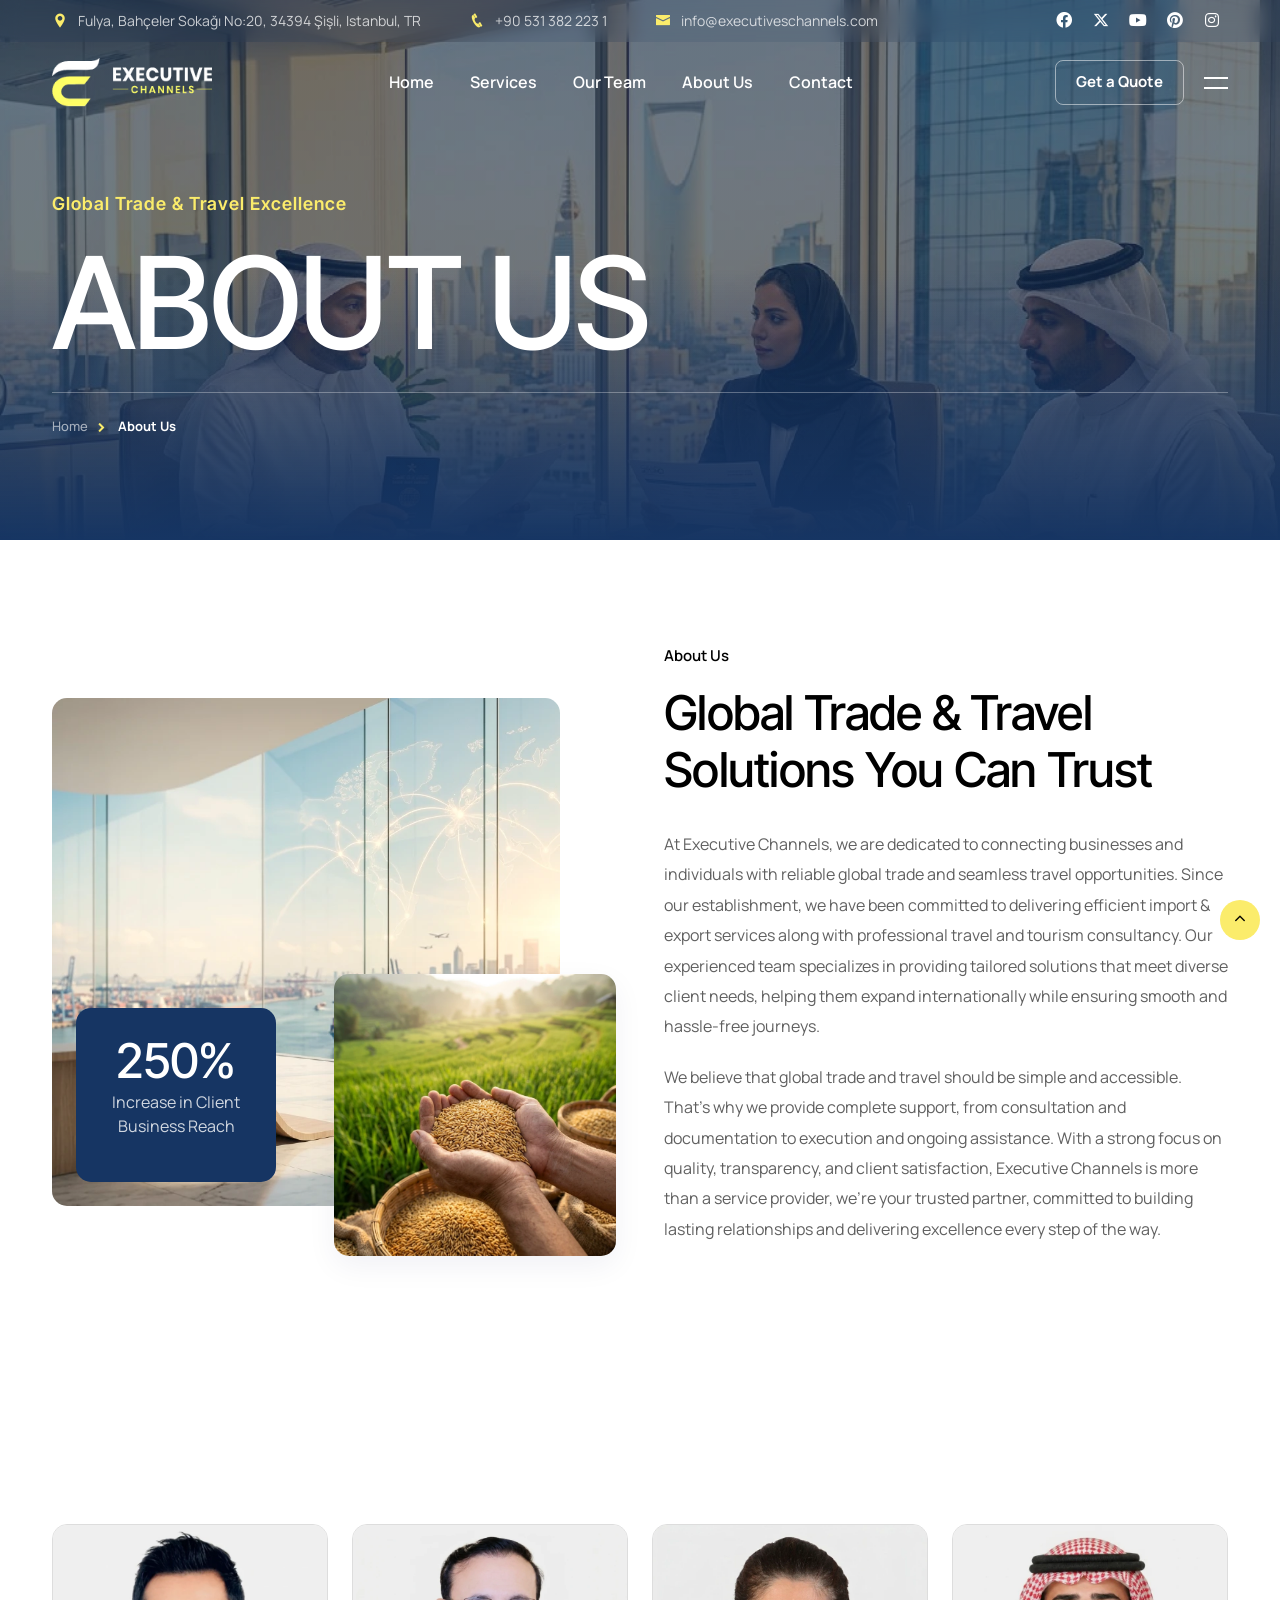
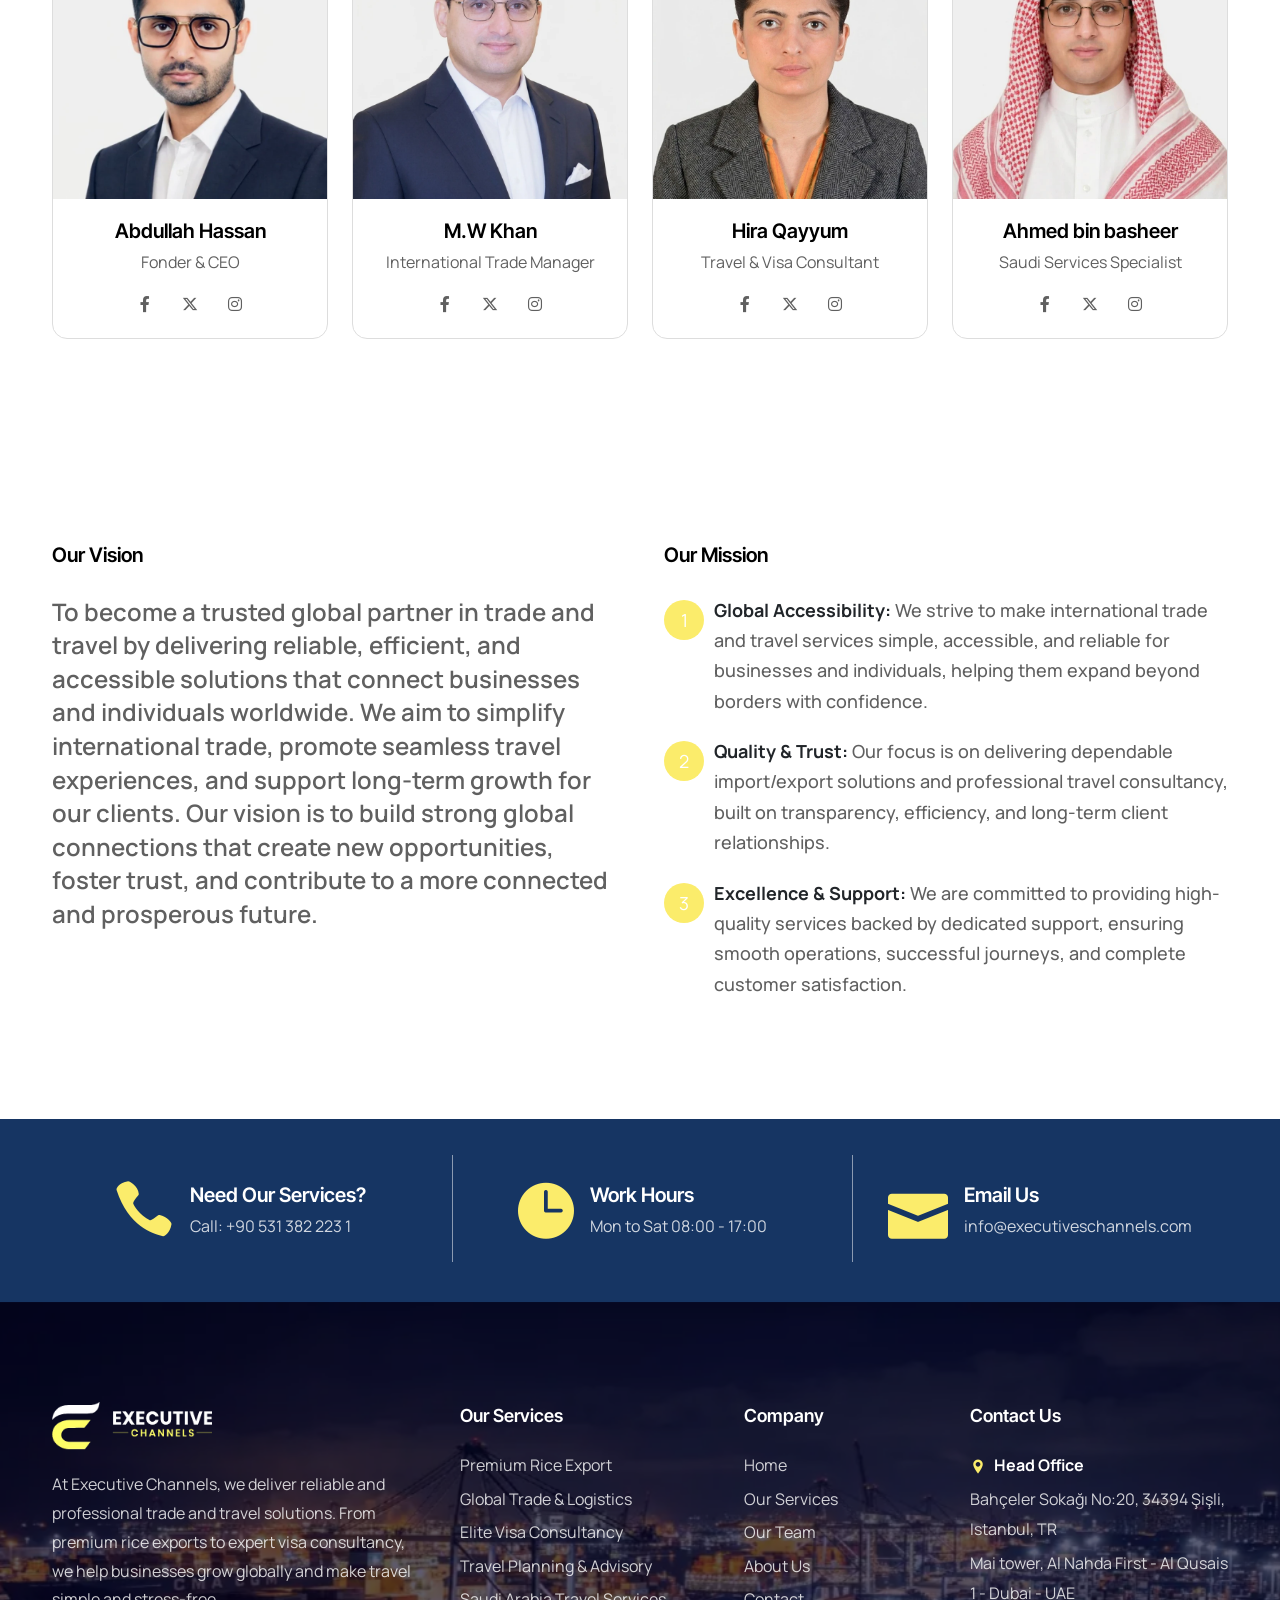
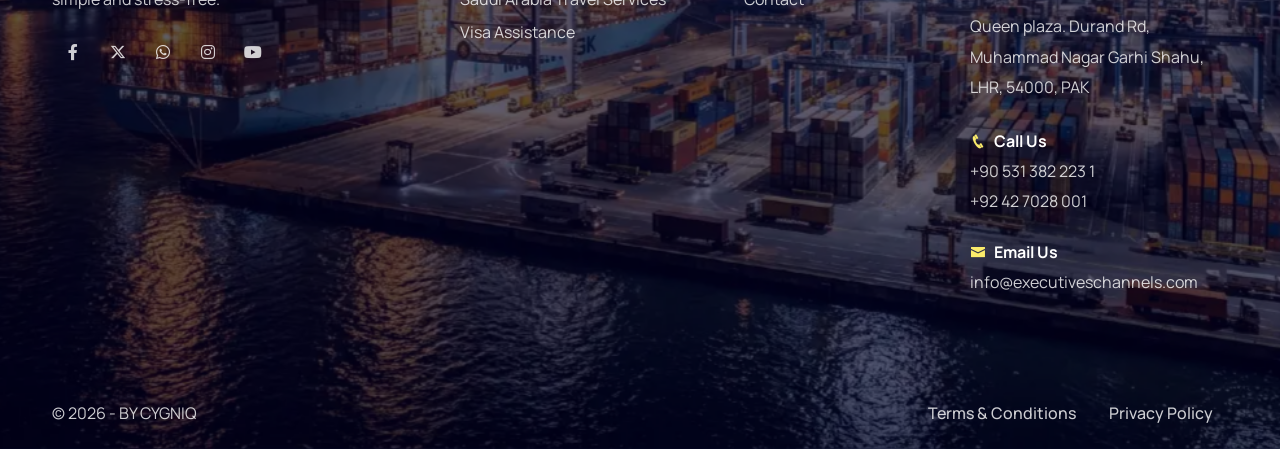
<file: about.html>
<!DOCTYPE html>
<html lang="en">



<head>
    <title>Executive Channels – Connecting Trade & Travel</title>
    <link rel="icon" href="images/icon.webp" type="image/gif" sizes="16x16">
    <meta content="text/html;charset=utf-8" http-equiv="Content-Type">
    <meta content="width=device-width, initial-scale=1.0" name="viewport" >
    <meta content="Executive Channels – Connecting Trade & Travel" name="description">
    <meta content="" name="keywords" >
    <meta content="" name="author" >
    <!-- CSS Files
    ================================================== -->
    <link href="css/bootstrap.min.css" rel="stylesheet" type="text/css" id="bootstrap">
    <link href="css/plugins.css" rel="stylesheet" type="text/css" >
    <link href="css/swiper.css" rel="stylesheet" type="text/css" >
    <link href="css/style.css" rel="stylesheet" type="text/css" >
    <!-- color scheme -->
    <link id="colors" href="css/colors/scheme-1.css" rel="stylesheet" type="text/css" >

</head>

<body>
    <div id="wrapper">
        <a href="#" id="back-to-top"></a>

        <!-- preloader begin -->
        <div id="de-loader"></div>
        <!-- preloader end -->

         <!-- header begin -->
        <header class="transparent">
            <div id="topbar">
                <div class="container">
                    <div class="row">
                        <div class="col-lg-12">
                            <div class="d-flex justify-content-between xs-hide">
                                <div class="d-flex">
                                    <div class="topbar-widget me-5"><a href="#"><i class="icofont-location-pin"></i>Fulya, Bahçeler Sokağı No:20, 34394 Şişli, Istanbul, TR</a></div>
                                    <div class="topbar-widget me-5"><a href="#"><i class="icofont-phone"></i>+90 531 382 223 1</a></div>
                                    <div class="topbar-widget me-5"><a href="#"><i class="icofont-envelope"></i>info@executiveschannels.com</a></div>
                                </div>

                                <div class="d-flex">
                                    <div class="social-icons">
                                        <a href="#"><i class="fa-brands fa-facebook fa-lg"></i></a>
                                        <a href="#"><i class="fa-brands fa-x-twitter fa-lg"></i></a>
                                        <a href="#"><i class="fa-brands fa-youtube fa-lg"></i></a>
                                        <a href="#"><i class="fa-brands fa-pinterest fa-lg"></i></a>
                                        <a href="#"><i class="fa-brands fa-instagram fa-lg"></i></a>
                                    </div>
                                </div>
                            </div>
                        </div>
                    </div>
                    <div class="clearfix"></div>
                </div>
            </div>

            <div class="container">
                <div class="row">
                    <div class="col-md-12">
                        <div class="de-flex sm-pt10">
                            <div class="de-flex-col">
                                <!-- logo begin -->
                                <div id="logo">
                                    <a href="/">
                                        <img class="logo-main" src="images/logo-white.webp" alt="" >
                                        <img class="logo-mobile" src="images/logo-white.webp" alt="" >
                                    </a>
                                </div>
                                <!-- logo end -->
                            </div>
                            <div class="de-flex-col header-col-mid">
                                <!-- mainemenu begin -->
                                <ul id="mainmenu">
                                    <li><a class="menu-item" href="/">Home</a></li>
                                    <li><a class="menu-item" href="services.html">Services</a></li>
                                    <!-- <li><a class="menu-item" href="testimonials.html">Testimonials</a></li> -->
                                    <li><a class="menu-item" href="team.html">Our Team</a></li>
                                    <li><a class="menu-item" href="about.html">About Us</a></li>
                                    <li><a class="menu-item" href="contact.html">Contact</a></li>
                                </ul>
                                <!-- mainmenu end -->
                            </div>
                            <div class="de-flex-col">
                                <div class="menu_side_area">
                                    <a href="get-a-quote.html" class="btn-main btn-line fx-slide hover-white"><span>Get a Quote</span></a>
                                    <span id="menu-btn"></span>
                                </div>

                                <div id="btn-extra">
                                    <span></span>
                                    <span></span>
                                </div>
                            </div>
                        </div>
                    </div>
                </div>
            </div>
        </header>
        <!-- header end -->
        <!-- content begin -->
        <div class="no-bottom no-top" id="content">

            <div id="top"></div>

            <section id="subheader" class="bg-dark text-light relative jarallax">
                <img src="images/background/3.webp" class="jarallax-img" alt="">
                <div class="container relative z-2">
                    <div class="row gy-4 gx-5 align-items-center">
                        <div class="col-lg-12">
                            <div class="spacer-double sm-hide"></div>
                            <h5 class="wow fadeInUp">Global Trade & Travel Excellence</h5>
                            <h1 class="mb-3 wow fadeInUp" data-wow-delay=".2s">About Us</h1>
                            <div class="border-bottom mb-3"></div>
                            <ul class="crumb wow fadeInUp">
                                <li><a href="/">Home</a></li>
                                <li class="active">About Us</li>
                            </ul>   
                        </div>
                    </div>
                </div>

                <div class="gradient-edge-bottom h-50"></div>
                <div class="sw-overlay"></div>
            </section>
             
            <section>
                <div class="container">
                    <div class="row gy-4 gx-5 align-items-center">
                        <div class="col-lg-6">
                            <div class="relative">
                                <div class="bg-dark text-light text-center rounded-1 abs w-200px p-4 m-4 bottom-0 z-3 overflow-hidden wow zoomIn">
                                    <h2 class="mb-0">250%</h2>
                                    <p class="lh-1-5">Increase in Client Business Reach</p>
                                </div>
                                <div class="rounded-1 w-90 overflow-hidden wow zoomIn">
                                    <img src="images/misc/s6.webp" class="w-100 wow scaleIn" alt="">
                                </div>
                                <div class="rounded-1 w-50 abs mb-min-50 end-0 bottom-0 z-2 overflow-hidden shadow-soft wow zoomIn" data-wow-delay=".2s">
                                    <img src="images/misc/s4.webp" class="w-100 wow scaleIn" data-wow-delay=".2s" alt="">
                                </div>
                            </div>
                        </div>
                        <div class="col-lg-6">
                            <div class="subtitle s2 mb-3 wow fadeInUp" data-wow-delay=".0s">About Us</div>
                            <h2 class="wow fadeInUp" data-wow-delay=".2s">Global Trade & Travel Solutions You Can Trust</h2>
                            <p>At Executive Channels, we are dedicated to connecting businesses and individuals with reliable global trade and
                                seamless travel opportunities. Since our establishment, we have been committed to delivering efficient import &
                                export services along with professional travel and tourism consultancy. Our experienced team specializes in
                                providing tailored solutions that meet diverse client needs, helping them expand internationally while ensuring
                                smooth and hassle-free journeys.</p>

                            <p>We believe that global trade and travel should be simple and accessible. That’s why we provide complete support, from
                                consultation and documentation to execution and ongoing assistance. With a strong focus on quality, transparency,
                                and client satisfaction, Executive Channels is more than a service provider, we’re your trusted partner, committed
                                to building lasting relationships and delivering excellence every step of the way.</p>

                        </div>
                        
                    </div>

                </div>

                <div class="spacer-double"></div>

            </section>

            <section>
                <div class="container">
                    
                    <div class="row g-4">
                        <div class="col-lg-3">
                            <div class="bg-white relative border-gray rounded-1 overflow-hidden">
                                <img src="images/team/1.webp" class="w-100" alt="">
                                <div class="p-3 text-center">
                                    <h4 class="mb-0">Abdullah Hassan</h4>
                                    <p class="mb-2">Fonder & CEO</p>
                                    <div class="social-icons">
                                        <a href="#"><i class="bg-hover-2 text-hover-white fa-brands fa-facebook-f"></i></a>
                                        <a href="#"><i class="bg-hover-2 text-hover-white fa-brands fa-x-twitter"></i></a>
                                        <a href="#"><i class="bg-hover-2 text-hover-white fa-brands fa-instagram"></i></a>
                                    </div>
                                </div>
                            </div>
                        </div>

                        <div class="col-lg-3">
                            <div class="bg-white relative border-gray rounded-1 overflow-hidden">
                                <img src="images/team/2.webp" class="w-100" alt="">
                                <div class="p-3 text-center">
                                    <h4 class="mb-0">M.W Khan</h4>
                                    <p class="mb-2">International Trade Manager</p>
                                    <div class="social-icons">
                                        <a href="#"><i class="bg-hover-2 text-hover-white fa-brands fa-facebook-f"></i></a>
                                        <a href="#"><i class="bg-hover-2 text-hover-white fa-brands fa-x-twitter"></i></a>
                                        <a href="#"><i class="bg-hover-2 text-hover-white fa-brands fa-instagram"></i></a>
                                    </div>
                                </div>
                            </div>
                        </div>

                        <div class="col-lg-3">
                            <div class="bg-white relative border-gray rounded-1 overflow-hidden">
                                <img src="images/team/3.webp" class="w-100" alt="">
                                <div class="p-3 text-center">
                                    <h4 class="mb-0">Hira Qayyum</h4>
                                    <p class="mb-2">Travel & Visa Consultant</p>
                                    <div class="social-icons">
                                        <a href="#"><i class="bg-hover-2 text-hover-white fa-brands fa-facebook-f"></i></a>
                                        <a href="#"><i class="bg-hover-2 text-hover-white fa-brands fa-x-twitter"></i></a>
                                        <a href="#"><i class="bg-hover-2 text-hover-white fa-brands fa-instagram"></i></a>
                                    </div>
                                </div>
                            </div>
                        </div>

                        <div class="col-lg-3">
                            <div class="bg-white relative border-gray rounded-1 overflow-hidden">
                                <img src="images/team/4.webp" class="w-100" alt="">
                                <div class="p-3 text-center">
                                    <h4 class="mb-0">Ahmed bin basheer</h4>
                                    <p class="mb-2">Saudi Services Specialist</p>
                                    <div class="social-icons">
                                        <a href="#"><i class="bg-hover-2 text-hover-white fa-brands fa-facebook-f"></i></a>
                                        <a href="#"><i class="bg-hover-2 text-hover-white fa-brands fa-x-twitter"></i></a>
                                        <a href="#"><i class="bg-hover-2 text-hover-white fa-brands fa-instagram"></i></a>
                                    </div>
                                </div>
                            </div>
                        </div>
                    </div>

                </div>
            </section>
             
            <section class="relative jarallax overflow-hidden">
                <!-- <img src="images/background/gradient-2.html" class="jarallax-img" alt=""> -->
                <div class="container">
                    <div class="row g-4 gx-5">

                        <div class="col-lg-6">
                            <h4 class="mb-4 wow fadeInRight">Our Vision</h4>
                            <p class="fs-24 fw-600 lh-1-4 wow fadeInUp">
                                To become a trusted global partner in trade and travel by delivering reliable, efficient, and accessible solutions that
                                connect businesses and individuals worldwide. We aim to simplify international trade, promote seamless travel
                                experiences, and support long-term growth for our clients. Our vision is to build strong global connections that create
                                new opportunities, foster trust, and contribute to a more connected and prosperous future.
                            </p>
                        </div>

                        <div class="col-lg-6">
                            <h4 class="mb-4 wow fadeInRight">Our Mission</h4>
                            <ol class="ol-style-1">
                                <li class="wow fadeInUp" data-wow-delay=".2s">
                                    <span class="fw-bold text-dark">Global Accessibility:</span> We strive to make international trade and travel services
                                    simple, accessible, and reliable for businesses and individuals, helping them expand beyond borders with confidence.
                                </li>
                                <li class="wow fadeInUp" data-wow-delay=".4s">
                                    <span class="fw-bold text-dark">Quality & Trust:</span> Our focus is on delivering dependable import/export solutions
                                    and professional travel consultancy, built on transparency, efficiency, and long-term client relationships.
                                </li>
                                <li class="wow fadeInUp" data-wow-delay=".6s">
                                    <span class="fw-bold text-dark">Excellence & Support:</span> We are committed to providing high-quality services backed
                                    by dedicated support, ensuring smooth operations, successful journeys, and complete customer satisfaction.
                                </li>
                            </ol>
                        </div>
                    </div>
                </div>

                <!-- <img src="images/background/1.webp" class="w-20 absolute start-0 bottom-0 sw-anim" alt=""> -->
            </section>


            <section class="bg-dark text-light pt-60 pb-40">
                <div class="container">
                    <div class="row">
                        <div class="col-lg-12">
                            <div class="relative">
                                <div class="row g-4 grid-divider sm-hide">
                                    <div class="col-lg-4 col-md-6 mb-sm-30">
                                        <div class="d-flex justify-content-center">
                                            <i class="fs-60 id-color icon_phone"></i>
                                            <div class="ms-3">
                                                <h4 class="mb-0">Need Our Services?</h4>
                                                <p>Call: +90 531 382 223 1</p>
                                            </div>
                                        </div>
                                    </div>
                                    
                                    <div class="col-lg-4 col-md-6 mb-sm-30">
                                        <div class="d-flex justify-content-center">
                                            <i class="fs-60 id-color icon_clock"></i>
                                            <div class="ms-3">
                                                <h4 class="mb-0">Work Hours</h4>
                                                <p>Mon to Sat 08:00 - 17:00</p>
                                            </div>
                                        </div>
                                    </div>

                                    <div class="col-lg-4 col-md-6 mb-sm-30">
                                        <div class="d-flex justify-content-center">
                                            <i class="fs-60 id-color icon_mail"></i>
                                            <div class="ms-3">
                                                <h4 class="mb-0">Email Us</h4>
                                                <p>info@executiveschannels.com</p>
                                            </div>
                                        </div>
                                    </div>
                                    
                                </div>
                            </div>
                        </div>
                    </div>
                </div>
            </section>            

        </div>
        <!-- content end -->

        <!-- footer begin -->
        <footer class="section-dark">
          <div class="container relative z-2">
            <div class="row gx-5">
              <div class="col-lg-4 col-sm-6">
                <img src="images/logo-white.webp" class="logo-footer" alt="">
                <div class="spacer-20"></div>
                <p>At Executive Channels, we deliver reliable and professional trade and travel solutions. From premium rice exports to expert visa consultancy, we help businesses grow globally and make travel simple and stress-free.</p>

                <div class="social-icons mb-sm-30">
                  <a href="#"><i class="fa-brands fa-facebook-f"></i></a>
                  <a href="#"><i class="fa-brands fa-x-twitter"></i></a>
                  <a href="#"><i class="fa-brands fa-whatsapp"></i></a>
                  <a href="#"><i class="fa-brands fa-instagram"></i></a>
                  <a href="#"><i class="fa-brands fa-youtube"></i></a>
                </div>
              </div>

              <div class="col-lg-5 col-sm-12 order-lg-1 order-sm-2">
                <div class="row">
                  <div class="col-lg-7 col-sm-6">
                    <div class="widget">
                      <h5>Our Services</h5>
                      <ul>
                        <li><a href="services.html">Premium Rice Export</a></li>
                        <li><a href="services.html">Global Trade & Logistics</a></li>
                        <li><a href="services.html">Elite Visa Consultancy</a></li>
                        <li><a href="services.html">Travel Planning & Advisory</a></li>
                        <li><a href="services.html">Saudi Arabia Travel Services</a></li>
                        <li><a href="services.html">Visa Assistance</a></li>
                      </ul>
                    </div>
                  </div>

                  <div class="col-lg-5 col-sm-6">
                    <div class="widget">
                      <h5>Company</h5>
                      <ul>
                        <li><a href="/">Home</a></li>
                        <li><a href="services.html">Our Services</a></li>
                        <li><a href="team.html">Our Team</a></li>
                        <li><a href="about.html">About Us</a></li>
                        <!-- <li><a href="testimonials.html">Testimonials</a></li> -->
                        <li><a href="contact.html">Contact</a></li>
                      </ul>
                    </div>
                  </div>
                </div>
              </div>

              <div class="col-lg-3 col-sm-6 order-lg-2 order-sm-1">
                <div class="widget">
                  <h5>Contact Us</h5>

                  <div class="fw-bold text-white d-flex align-items-center">
                    <i class="icofont-location-pin me-2 id-color"></i><span>Head Office</span>
                </div>
                <ul>
                    <li>
                        <a href="#">Bahçeler Sokağı No:20, 34394 Şişli, Istanbul, TR</a>
                    </li>
                    <li>
                        <a href="#">Mai tower, Al Nahda First - Al Qusais 1 - Dubai - UAE</a>
                        </li>
                        <li>
                        <a href="#">Queen plaza. Durand Rd, Muhammad Nagar Garhi Shahu, LHR, 54000, PAK</a>
                    </li>
                </ul>
                  <div class="spacer-20"></div>

                  <div class="fw-bold text-white d-flex align-items-center">
                    <i class="icofont-phone me-2 id-color"></i><span>Call Us</span>
                  </div>
                  +90 531 382 223 1
                    <br />+92 42 7028 001

                  <div class="spacer-20"></div>

                  <div class="fw-bold text-white d-flex align-items-center">
                    <i class="icofont-envelope me-2 id-color"></i><span>Email Us</span>
                  </div>
                  info@executiveschannels.com
                </div>
              </div>
            </div>
          </div>

          <div class="subfooter">
            <div class="container">
              <div class="row">
                <div class="col-md-12">
                  <div class="de-flex">
                    <div class="de-flex-col">
                    <a href="cygniq.com"> &copy; 2026 - BY CYGNIQ</a>
                    </div>
                    <ul class="menu-simple">
                      <li><a href="#">Terms &amp; Conditions</a></li>
                      <li><a href="#">Privacy Policy</a></li>
                    </ul>
                  </div>
                </div>
              </div>
            </div>
          </div>

        <div class="footer-bg-image">
            <img src="images/misc/c11.webp" class="wow fadeInRight" data-wow-duration="2s" alt="">
        </div>
        
        </footer>
        <!-- footer end -->
    </div>
    <!-- overlay content begin -->
    <div id="extra-wrap" class="text-light">
        <div id="btn-close">
            <span></span>
            <span></span>
        </div>

        <div id="extra-content">
            <img src="images/logo-white.webp" class="w-150px" alt="">

            <div class="spacer-30-line"></div>

            <h5>Our Services</h5>
            <ul class="ul-check">
                <li>Premium Rice Export</li>
                <li>Global Trade & Logistics</li>
                <li>Elite Visa Consultancy</li>
                <li>Travel Planning & Advisory</li>
                <li>Saudi Arabia Travel Services</li>
                <li>Visa Assistance</li>
            </ul>

            <div class="spacer-30-line"></div>

            <h5>Contact Us</h5>
            <div><i class="icofont-clock-time me-2 op-5"></i>Monday - Friday 08.00 - 18.00</div>
            <div><i class="icofont-location-pin me-2 op-5"></i>Fulya, Bahçeler Sokağı No:20, 34394 Şişli, Istanbul, TR </div>
            <div><i class="icofont-envelope me-2 op-5"></i>info@executiveschannels.com</div>

            <div class="spacer-30-line"></div>

            <h5>About Us</h5>
            <p>At Executive Channels, we deliver reliable and professional trade and travel solutions. From premium rice exports to expert visa consultancy, we help businesses grow globally and make travel simple and stress-free.</p>

            <div class="social-icons">
                <a href="#"><i class="fa-brands fa-facebook-f"></i></a>
                <a href="#"><i class="fa-brands fa-x-twitter"></i></a>
                <a href="#"><i class="fa-brands fa-instagram"></i></a>
                <a href="#"><i class="fa-brands fa-youtube"></i></a>
                <a href="#"><i class="fa-brands fa-whatsapp"></i></a>
            </div>
        </div>
    </div>
    



    <!-- Javascript Files
    ================================================== -->
    <script src="js/plugins.js"></script>
    <script src="js/designesia.js"></script>
    <script src="js/swiper.js"></script>
    <script src="js/custom-swiper-1.js"></script>
    <script src="js/custom-marquee.js"></script>

</body>


<!--about.html  -->
</html>
</file>
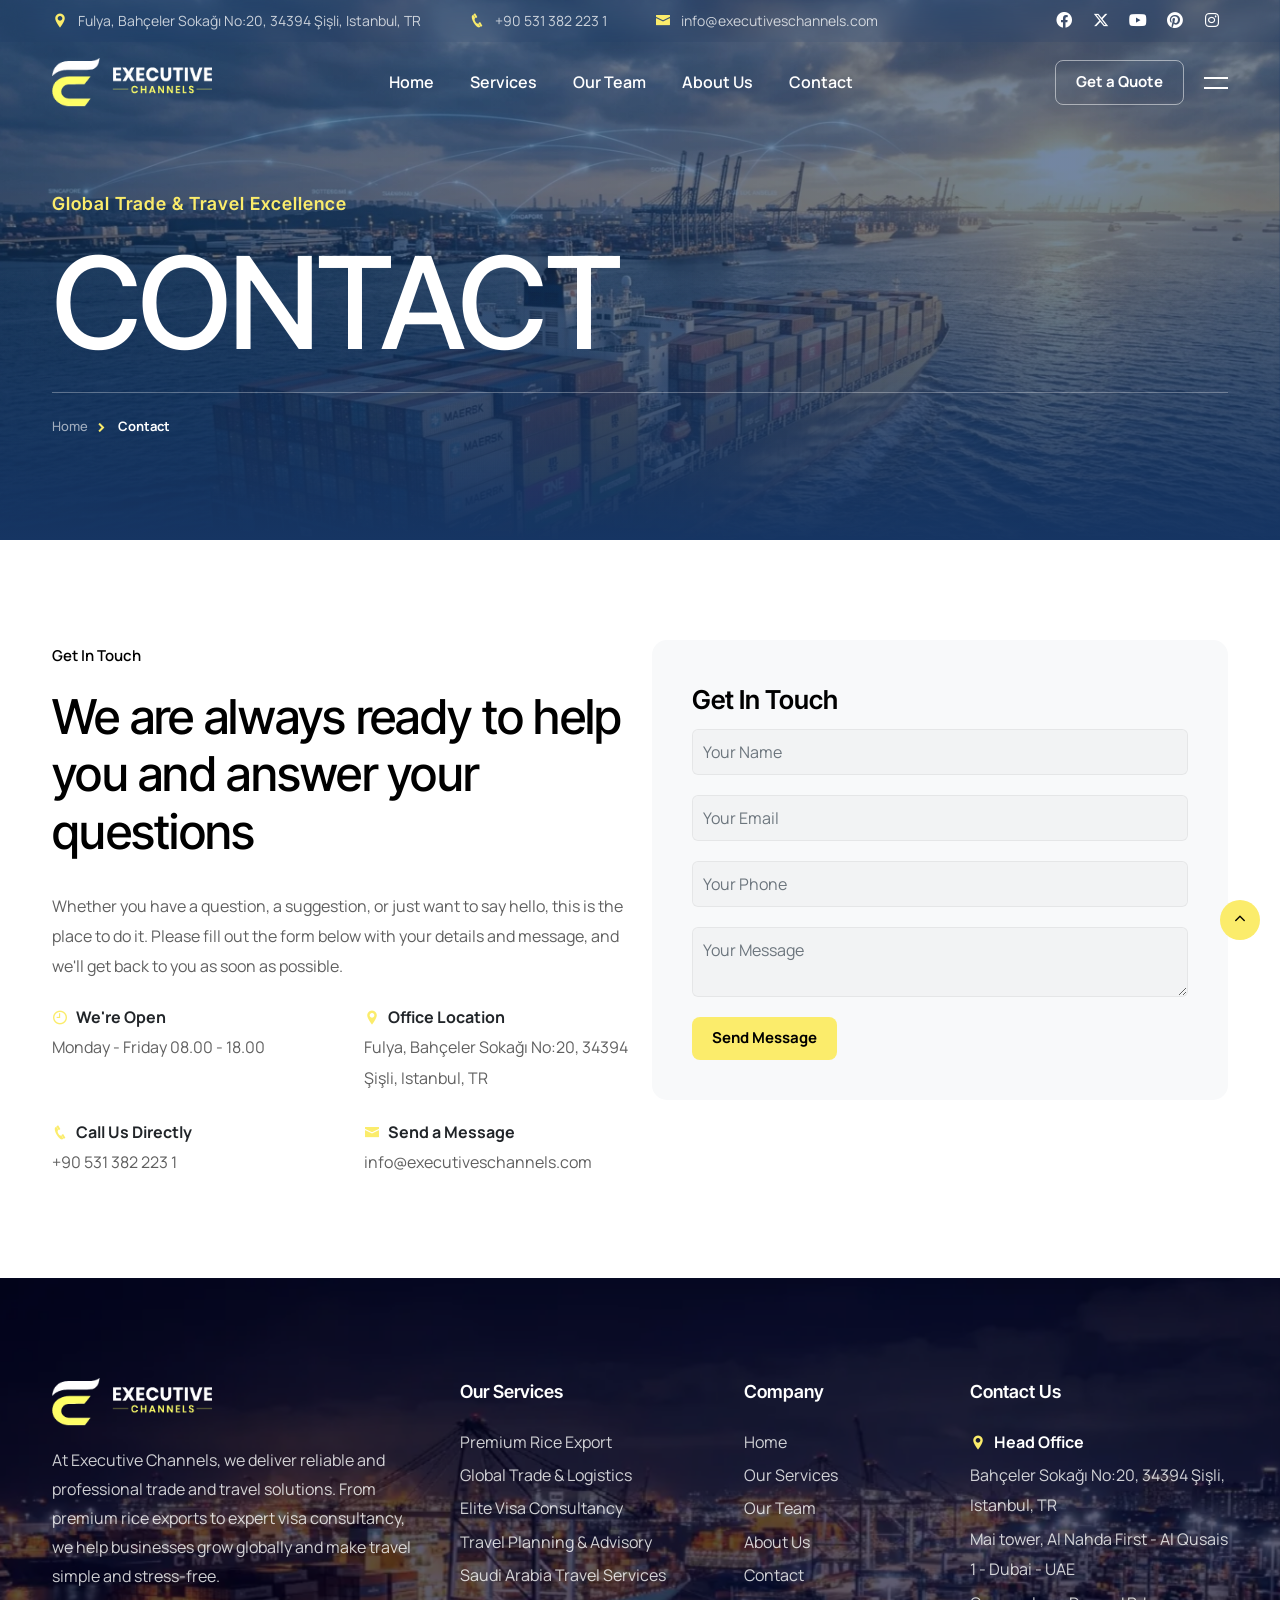
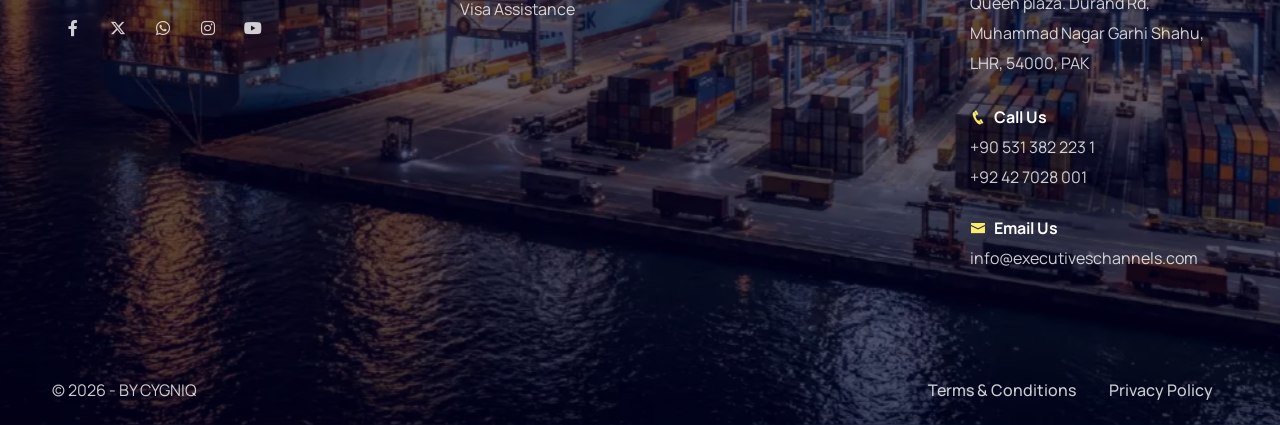
<file: contact.html>
<!DOCTYPE html>
<html lang="en">


<!--contact.html 10:04:08 GMT -->
<head>
    <title>Executive Channels – Connecting Trade & Travel</title>
    <link rel="icon" href="images/icon.webp" type="image/gif" sizes="16x16">
    <meta content="text/html;charset=utf-8" http-equiv="Content-Type">
    <meta content="width=device-width, initial-scale=1.0" name="viewport" >
    <meta content="Executive Channels – Connecting Trade & Travel" name="description">
    <meta content="" name="keywords" >
    <meta content="" name="author" >
    <!-- CSS Files
    ================================================== -->
    <link href="css/bootstrap.min.css" rel="stylesheet" type="text/css" id="bootstrap">
    <link href="css/plugins.css" rel="stylesheet" type="text/css" >
    <link href="css/style.css" rel="stylesheet" type="text/css" >
    <!-- color scheme -->
    <link id="colors" href="css/colors/scheme-1.css" rel="stylesheet" type="text/css" >

</head>

<body>
    <div id="wrapper">
        <a href="#" id="back-to-top"></a>

        <!-- preloader begin -->
        <div id="de-loader"></div>
        <!-- preloader end -->

         <!-- header begin -->
        <header class="transparent">
            <div id="topbar">
                <div class="container">
                    <div class="row">
                        <div class="col-lg-12">
                            <div class="d-flex justify-content-between xs-hide">
                                <div class="d-flex">
                                    <div class="topbar-widget me-5"><a href="#"><i class="icofont-location-pin"></i>Fulya, Bahçeler Sokağı No:20, 34394 Şişli, Istanbul, TR</a></div>
                                    <div class="topbar-widget me-5"><a href="#"><i class="icofont-phone"></i>+90 531 382 223 1</a></div>
                                    <div class="topbar-widget me-5"><a href="#"><i class="icofont-envelope"></i>info@executiveschannels.com</a></div>
                                </div>

                                <div class="d-flex">
                                    <div class="social-icons">
                                        <a href="#"><i class="fa-brands fa-facebook fa-lg"></i></a>
                                        <a href="#"><i class="fa-brands fa-x-twitter fa-lg"></i></a>
                                        <a href="#"><i class="fa-brands fa-youtube fa-lg"></i></a>
                                        <a href="#"><i class="fa-brands fa-pinterest fa-lg"></i></a>
                                        <a href="#"><i class="fa-brands fa-instagram fa-lg"></i></a>
                                    </div>
                                </div>
                            </div>
                        </div>
                    </div>
                    <div class="clearfix"></div>
                </div>
            </div>

            <div class="container">
                <div class="row">
                    <div class="col-md-12">
                        <div class="de-flex sm-pt10">
                            <div class="de-flex-col">
                                <!-- logo begin -->
                                <div id="logo">
                                    <a href="/">
                                        <img class="logo-main" src="images/logo-white.webp" alt="" >
                                        <img class="logo-mobile" src="images/logo-white.webp" alt="" >
                                    </a>
                                </div>
                                <!-- logo end -->
                            </div>
                            <div class="de-flex-col header-col-mid">
                                <!-- mainemenu begin -->
                                <ul id="mainmenu">
                                    <li><a class="menu-item" href="/">Home</a></li>
                                    <li><a class="menu-item" href="services.html">Services</a></li>
                                    <!-- <li><a class="menu-item" href="testimonials.html">Testimonials</a></li> -->
                                    <li><a class="menu-item" href="team.html">Our Team</a></li>
                                    <li><a class="menu-item" href="about.html">About Us</a></li>
                                    <li><a class="menu-item" href="contact.html">Contact</a></li>
                                </ul>
                                <!-- mainmenu end -->
                            </div>
                            <div class="de-flex-col">
                                <div class="menu_side_area">
                                    <a href="get-a-quote.html" class="btn-main btn-line fx-slide hover-white"><span>Get a Quote</span></a>
                                    <span id="menu-btn"></span>
                                </div>

                                <div id="btn-extra">
                                    <span></span>
                                    <span></span>
                                </div>
                            </div>
                        </div>
                    </div>
                </div>
            </div>
        </header>
        <!-- header end -->
        <!-- content begin -->
        <div class="no-bottom no-top" id="content">

            <div id="top"></div>

            <section id="subheader" class="bg-dark text-light relative jarallax">
                <img src="images/background/1.webp" class="jarallax-img" alt="">
                <div class="container relative z-2">
                    <div class="row gy-4 gx-5 align-items-center">
                        <div class="col-lg-12">
                            <div class="spacer-double sm-hide"></div>
                            <h5 class="wow fadeInUp">Global Trade & Travel Excellence</h5>
                            <h1 class="mb-3 wow fadeInUp" data-wow-delay=".2s">Contact</h1>
                            <div class="border-bottom mb-3"></div>
                            <ul class="crumb wow fadeInUp">
                                <li><a href="/">Home</a></li>
                                <li class="active">Contact</li>
                            </ul>   
                        </div>
                    </div>
                </div>

                <div class="gradient-edge-bottom h-50"></div>
                <div class="sw-overlay"></div>
            </section>
             
        <!-- Get In Touch -->
            <section>
                <div class="container">
                    <div class="row g-4">
                        <div class="col-lg-6">
                            <div class="subtitle">Get In Touch</div>
                            <h2 class="wow fadeInUp">We are always ready to help you and answer your questions</h2>

                            <p>Whether you have a question, a suggestion, or just want to say hello, this is the place to do it. Please fill out the form below with your details and message, and we'll get back to you as soon as possible.</p>

                            <div class="row g-4 gx-5">
                                <div class="col-lg-6">
                                    <div class="d-flex align-items-center fw-bold text-dark"><i class="icofont-clock-time me-2 id-color"></i><span>We're Open</span></div>
                                    Monday - Friday 08.00 - 18.00
                                </div>

                                <div class="col-lg-6">
                                    <div class="d-flex align-items-center fw-bold text-dark"><i class="icofont-location-pin me-2 id-color"></i><span>Office Location</span></div>
                                    Fulya, Bahçeler Sokağı No:20, 34394 Şişli, Istanbul, TR
                                </div>

                                <div class="col-lg-6">
                                    <div class="d-flex align-items-center fw-bold text-dark"><i class="icofont-phone me-2 id-color"></i><span>Call Us Directly</span></div>
                                    +90 531 382 223 1
                                </div>

                                <div class="col-lg-6">
                                    <div class="d-flex align-items-center fw-bold text-dark"><i class="icofont-envelope me-2 id-color"></i><span>Send a Message</span></div>
                                    info@executiveschannels.com      
                                </div>
                            </div>



                        </div>

                        <div class="col-lg-6">
                            <div class="p-40 bg-light rounded-1">
                                <h3>Get In Touch</h3>
                                <form name="contactForm" id="contact_form" class="relative z1000" method="POST"
                                    action="https://formsubmit.co/964a70d763f68e63c8e9f1c4005d928a">

                                    <div class="field-set">
                                        <input type="text" name="name" id="name" class="form-control" placeholder="Your Name" required>
                                    </div>

                                    <div class="field-set">
                                        <input type="email" name="email" id="email" class="form-control" placeholder="Your Email" required>
                                    </div>

                                    <div class="field-set">
                                        <input type="text" name="phone" id="phone" class="form-control" placeholder="Your Phone" required>
                                    </div>

                                    <div class="field-set mb20">
                                        <textarea name="message" id="message" class="form-control" placeholder="Your Message" required></textarea>
                                    </div>

                                    <!-- Settings -->
                                    <input type="hidden" name="_subject" value="New Contact Message">
                                    <input type="hidden" name="_captcha" value="false">
                                    <input type="hidden" name="_next" value="https://executiveschannels.com/thank-you.html">
                                    <input type="hidden" name="_template" value="table">
                                    <input type="hidden" name="_autoresponse" value="Thank you! We received your message and will contact you soon.">
                                
                                    <div id='submit' class="mt20">
                                        <input type='submit' id='send_message' value='Send Message' class="btn-main">
                                    </div>

                                    </form>
                            </div>
                        </div>

                    </div>
                </div>
            </section>

        </div>
        <!-- content end -->

    <!-- footer begin -->
        <footer class="section-dark">
          <div class="container relative z-2">
            <div class="row gx-5">
              <div class="col-lg-4 col-sm-6">
                <img src="images/logo-white.webp" class="logo-footer" alt="">
                <div class="spacer-20"></div>
                <p>At Executive Channels, we deliver reliable and professional trade and travel solutions. From premium rice exports to expert visa consultancy, we help businesses grow globally and make travel simple and stress-free.</p>

                <div class="social-icons mb-sm-30">
                  <a href="#"><i class="fa-brands fa-facebook-f"></i></a>
                  <a href="#"><i class="fa-brands fa-x-twitter"></i></a>
                  <a href="#"><i class="fa-brands fa-whatsapp"></i></a>
                  <a href="#"><i class="fa-brands fa-instagram"></i></a>
                  <a href="#"><i class="fa-brands fa-youtube"></i></a>
                </div>
              </div>

              <div class="col-lg-5 col-sm-12 order-lg-1 order-sm-2">
                <div class="row">
                  <div class="col-lg-7 col-sm-6">
                    <div class="widget">
                      <h5>Our Services</h5>
                      <ul>
                        <li><a href="services.html">Premium Rice Export</a></li>
                        <li><a href="services.html">Global Trade & Logistics</a></li>
                        <li><a href="services.html">Elite Visa Consultancy</a></li>
                        <li><a href="services.html">Travel Planning & Advisory</a></li>
                        <li><a href="services.html">Saudi Arabia Travel Services</a></li>
                        <li><a href="services.html">Visa Assistance</a></li>
                      </ul>
                    </div>
                  </div>

                  <div class="col-lg-5 col-sm-6">
                    <div class="widget">
                      <h5>Company</h5>
                      <ul>
                        <li><a href="/">Home</a></li>
                        <li><a href="services.html">Our Services</a></li>
                        <li><a href="team.html">Our Team</a></li>
                        <li><a href="about.html">About Us</a></li>
                        <!-- <li><a href="testimonials.html">Testimonials</a></li> -->
                        <li><a href="contact.html">Contact</a></li>
                      </ul>
                    </div>
                  </div>
                </div>
              </div>

              <div class="col-lg-3 col-sm-6 order-lg-2 order-sm-1">
                <div class="widget">
                  <h5>Contact Us</h5>

                  <div class="fw-bold text-white d-flex align-items-center">
                    <i class="icofont-location-pin me-2 id-color"></i><span>Head Office</span>
                </div>
                <ul>
                    <li>
                        <a href="#">Bahçeler Sokağı No:20, 34394 Şişli, Istanbul, TR</a>
                    </li>
                    <li>
                        <a href="#">Mai tower, Al Nahda First - Al Qusais 1 - Dubai - UAE</a>
                        </li>
                        <li>
                        <a href="#">Queen plaza. Durand Rd, Muhammad Nagar Garhi Shahu, LHR, 54000, PAK</a>
                    </li>
                </ul>
                  <div class="spacer-20"></div>

                  <div class="fw-bold text-white d-flex align-items-center">
                    <i class="icofont-phone me-2 id-color"></i><span>Call Us</span>
                  </div>
                  +90 531 382 223 1
                    <br />+92 42 7028 001

                  <div class="spacer-20"></div>

                  <div class="fw-bold text-white d-flex align-items-center">
                    <i class="icofont-envelope me-2 id-color"></i><span>Email Us</span>
                  </div>
                  info@executiveschannels.com
                </div>
              </div>
            </div>
          </div>

          <div class="subfooter">
            <div class="container">
              <div class="row">
                <div class="col-md-12">
                  <div class="de-flex">
                    <div class="de-flex-col">
                    <a href="cygniq.com"> &copy; 2026 - BY CYGNIQ</a>
                    </div>
                    <ul class="menu-simple">
                      <li><a href="#">Terms &amp; Conditions</a></li>
                      <li><a href="#">Privacy Policy</a></li>
                    </ul>
                  </div>
                </div>
              </div>
            </div>
          </div>

        <div class="footer-bg-image">
            <img src="images/misc/c11.webp" class="wow fadeInRight" data-wow-duration="2s" alt="">
        </div>
        
        </footer>
        <!-- footer end -->
    </div>
    <!-- overlay content begin -->
    <div id="extra-wrap" class="text-light">
        <div id="btn-close">
            <span></span>
            <span></span>
        </div>

        <div id="extra-content">
            <img src="images/logo-white.webp" class="w-150px" alt="">

            <div class="spacer-30-line"></div>

            <h5>Our Services</h5>
            <ul class="ul-check">
                <li>Premium Rice Export</li>
                <li>Global Trade & Logistics</li>
                <li>Elite Visa Consultancy</li>
                <li>Travel Planning & Advisory</li>
                <li>Saudi Arabia Travel Services</li>
                <li>Visa Assistance</li>
            </ul>

            <div class="spacer-30-line"></div>

            <h5>Contact Us</h5>
            <div><i class="icofont-clock-time me-2 op-5"></i>Monday - Friday 08.00 - 18.00</div>
            <div><i class="icofont-location-pin me-2 op-5"></i>Fulya, Bahçeler Sokağı No:20, 34394 Şişli, Istanbul, TR </div>
            <div><i class="icofont-envelope me-2 op-5"></i>info@executiveschannels.com</div>

            <div class="spacer-30-line"></div>

            <h5>About Us</h5>
            <p>At Executive Channels, we deliver reliable and professional trade and travel solutions. From premium rice exports to expert visa consultancy, we help businesses grow globally and make travel simple and stress-free.</p>

            <div class="social-icons">
                <a href="#"><i class="fa-brands fa-facebook-f"></i></a>
                <a href="#"><i class="fa-brands fa-x-twitter"></i></a>
                <a href="#"><i class="fa-brands fa-instagram"></i></a>
                <a href="#"><i class="fa-brands fa-youtube"></i></a>
                <a href="#"><i class="fa-brands fa-whatsapp"></i></a>
            </div>
        </div>
    </div>
    



    <!-- Javascript Files
    ================================================== -->
    <script src="js/plugins.js"></script>
    <script src="js/designesia.js"></script>
    

</body>


<!--contact.html 10:04:09 GMT -->
</html>
</file>
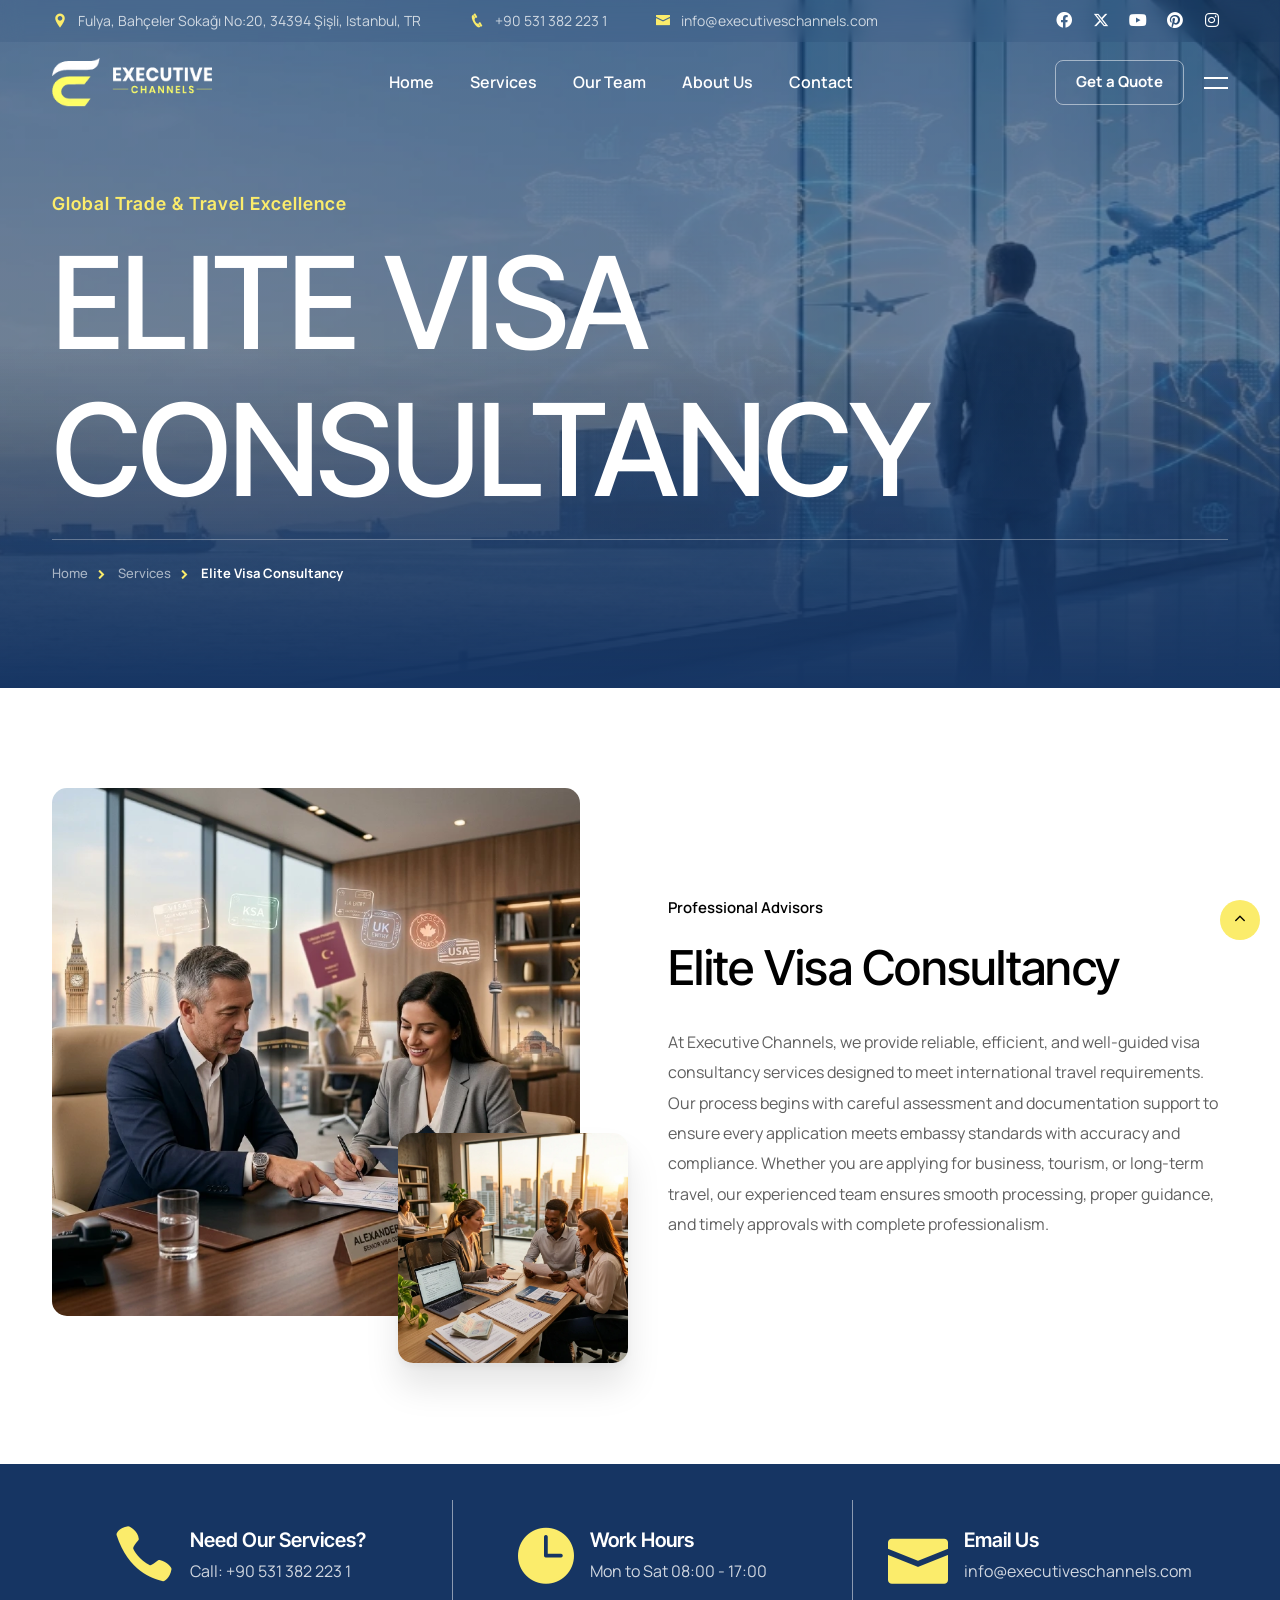
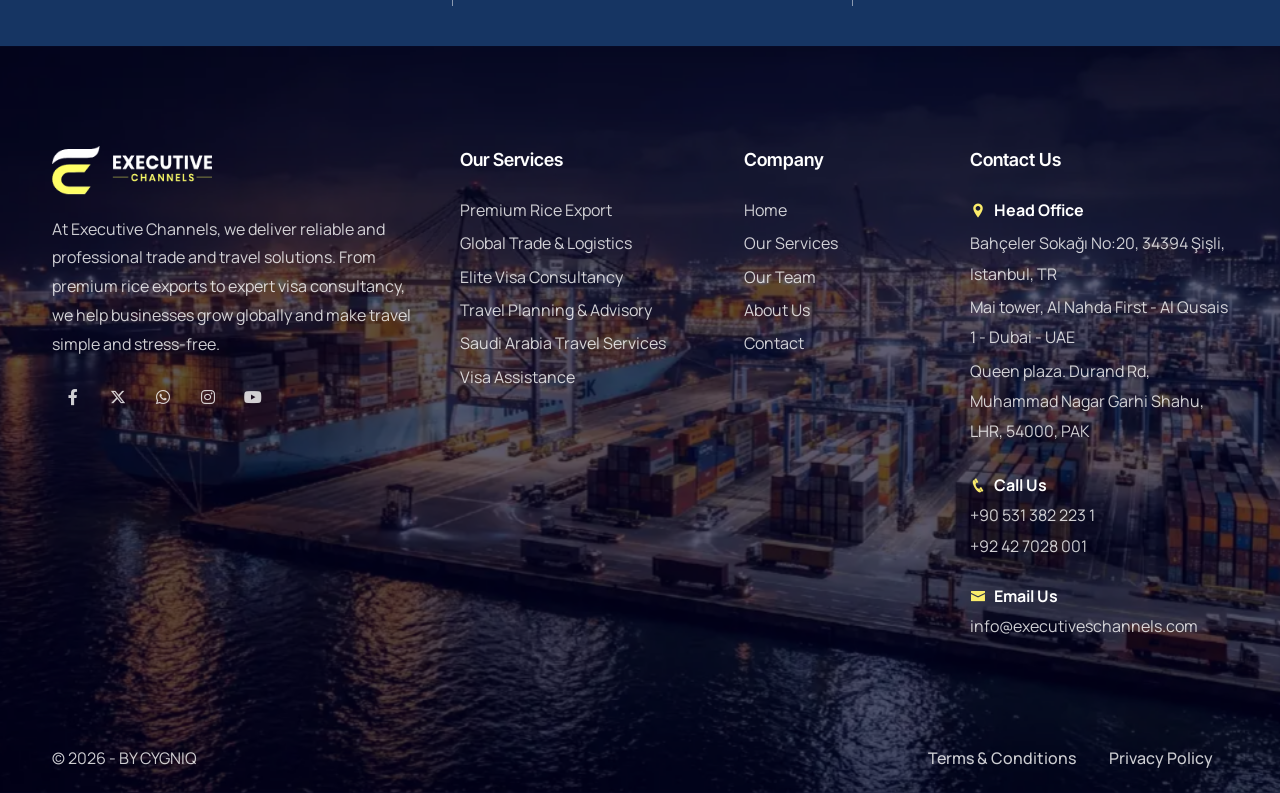
<file: elite-visa.html>
<!DOCTYPE html>
<html lang="en">


<!--service-single.html 10:03:49 GMT -->
<head>
    <title>Executive Channels – Connecting Trade & Travel</title>
    <link rel="icon" href="images/icon.webp" type="image/gif" sizes="16x16">
    <meta content="text/html;charset=utf-8" http-equiv="Content-Type">
    <meta content="width=device-width, initial-scale=1.0" name="viewport" >
    <meta content="Executive Channels – Connecting Trade & Travel" name="description">
    <meta content="" name="keywords" >
    <meta content="" name="author" >
    <!-- CSS Files
    ================================================== -->
    <link href="css/bootstrap.min.css" rel="stylesheet" type="text/css" id="bootstrap">
    <link href="css/plugins.css" rel="stylesheet" type="text/css" >
    <link href="css/swiper.css" rel="stylesheet" type="text/css" >
    <link href="css/style.css" rel="stylesheet" type="text/css" >
    <!-- color scheme -->
    <link id="colors" href="css/colors/scheme-1.css" rel="stylesheet" type="text/css" >

</head>

<body>
    <div id="wrapper">
        <a href="#" id="back-to-top"></a>

        <!-- preloader begin -->
        <div id="de-loader"></div>
        <!-- preloader end -->

         <!-- header begin -->
        <header class="transparent">
            <div id="topbar">
                <div class="container">
                    <div class="row">
                        <div class="col-lg-12">
                            <div class="d-flex justify-content-between xs-hide">
                                <div class="d-flex">
                                    <div class="topbar-widget me-5"><a href="#"><i class="icofont-location-pin"></i>Fulya, Bahçeler Sokağı No:20, 34394 Şişli, Istanbul, TR</a></div>
                                    <div class="topbar-widget me-5"><a href="#"><i class="icofont-phone"></i>+90 531 382 223 1</a></div>
                                    <div class="topbar-widget me-5"><a href="#"><i class="icofont-envelope"></i>info@executiveschannels.com</a></div>
                                </div>

                                <div class="d-flex">
                                    <div class="social-icons">
                                        <a href="#"><i class="fa-brands fa-facebook fa-lg"></i></a>
                                        <a href="#"><i class="fa-brands fa-x-twitter fa-lg"></i></a>
                                        <a href="#"><i class="fa-brands fa-youtube fa-lg"></i></a>
                                        <a href="#"><i class="fa-brands fa-pinterest fa-lg"></i></a>
                                        <a href="#"><i class="fa-brands fa-instagram fa-lg"></i></a>
                                    </div>
                                </div>
                            </div>
                        </div>
                    </div>
                    <div class="clearfix"></div>
                </div>
            </div>

            <div class="container">
                <div class="row">
                    <div class="col-md-12">
                        <div class="de-flex sm-pt10">
                            <div class="de-flex-col">
                                <!-- logo begin -->
                                <div id="logo">
                                    <a href="/">
                                        <img class="logo-main" src="images/logo-white.webp" alt="" >
                                        <img class="logo-mobile" src="images/logo-white.webp" alt="" >
                                    </a>
                                </div>
                                <!-- logo end -->
                            </div>
                            <div class="de-flex-col header-col-mid">
                                <!-- mainemenu begin -->
                                <ul id="mainmenu">
                                    <li><a class="menu-item" href="/">Home</a></li>
                                    <li><a class="menu-item" href="services.html">Services</a></li>
                                    <!-- <li><a class="menu-item" href="testimonials.html">Testimonials</a></li> -->
                                    <li><a class="menu-item" href="team.html">Our Team</a></li>
                                    <li><a class="menu-item" href="about.html">About Us</a></li>
                                    <li><a class="menu-item" href="contact.html">Contact</a></li>
                                </ul>
                                <!-- mainmenu end -->
                            </div>
                            <div class="de-flex-col">
                                <div class="menu_side_area">
                                    <a href="get-a-quote.html" class="btn-main btn-line fx-slide hover-white"><span>Get a Quote</span></a>
                                    <span id="menu-btn"></span>
                                </div>

                                <div id="btn-extra">
                                    <span></span>
                                    <span></span>
                                </div>
                            </div>
                        </div>
                    </div>
                </div>
            </div>
        </header>
        <!-- header end -->
        <!-- content begin -->
        <div class="no-bottom no-top" id="content">

            <div id="top"></div>

            <section id="subheader" class="bg-dark text-light relative jarallax">
                <img src="images/background/w2.webp" class="jarallax-img" alt="">
                <div class="container relative z-2">
                    <div class="row gy-4 gx-5 align-items-center">
                        <div class="col-lg-12">
                            <div class="spacer-double sm-hide"></div>
                            <h5 class="wow fadeInUp">Global Trade & Travel Excellence</h5>
                            <h1 class="mb-3 wow fadeInUp" data-wow-delay=".2s">Elite Visa Consultancy</h1>
                            <div class="border-bottom mb-3"></div>
                            <ul class="crumb wow fadeInUp">
                                <li><a href="/">Home</a></li>
                                <li><a href="services.html">Services</a></li>
                                <li class="active">Elite Visa Consultancy</li>
                            </ul>   
                        </div>
                    </div>
                </div>

                <div class="gradient-edge-bottom h-50"></div>
                <div class="sw-overlay"></div>
            </section>
             
            <section>
                <div class="container">
                <div class="row g-4 align-items-center">
                    <div class="col-lg-6">
                        <div class="relative">
                            <div class="w-100 pe-5 pb-5 wow scaleIn">
                                <img src="images/services/3.webp" class="w-100 rounded-1" alt="">
                            </div>
                            <img src="images/services/6.webp" class="w-40 rounded-1 abs end-0 bottom-0 z-2 soft-shadow wow scaleIn" data-wow-delay=".2s" alt="">
                        </div>
                    </div>
                    <div class="col-lg-6">
                        <div class="ps-lg-3">
                            <div class="subtitle id-color wow fadeInUp" data-wow-delay=".2s">Professional Advisors</div>
                            <h2 class="wow fadeInUp" data-wow-delay=".4s">Elite Visa Consultancy</h2>
                            <p>
                                At Executive Channels, we provide reliable, efficient, and well-guided visa consultancy services designed to meet international travel requirements. Our process begins with careful assessment and documentation support to ensure every application meets embassy standards with accuracy and compliance. Whether you are applying for business, tourism, or long-term travel, our experienced team ensures smooth processing, proper guidance, and timely approvals with complete professionalism.
                            </p>
                        </div>
                    </div>
                </div>
            </section>

            <!-- <section class="bg-light">
                <div class="container">
                    <div class="row g-4">
                        <div class="col-lg-3 col-md-6 wow fadeInUp">
                            <div class="relative">
                                <i class="abs fs-40 p-2 bg-color icon_check rounded-1 text-dark"></i>
                                <div class="ps-5 ms-4">
                                    <h4>Certified professionals with years of export experience</h4>
                                </div>
                            </div>
                        </div>

                        <div class="col-lg-3 col-md-6 wow fadeInUp">
                            <div class="relative">
                                <i class="abs fs-40 p-2 bg-color icon_check rounded-1 text-dark"></i>
                                <div class="ps-5 ms-4">
                                    <h4>Compatible solutions for retail, wholesale, and bulk supply</h4>
                                </div>
                            </div>
                        </div>

                        <div class="col-lg-3 col-md-6 wow fadeInUp">
                            <div class="relative">
                                <i class="abs fs-40 p-2 bg-color icon_check rounded-1 text-dark"></i>
                                <div class="ps-5 ms-4">
                                    <h4>Efficient logistics for both domestic and international markets</h4>
                                </div>
                            </div>
                        </div>

                        <div class="col-lg-3 col-md-6 wow fadeInUp">
                            <div class="relative">
                                <i class="abs fs-40 p-2 bg-color icon_check rounded-1 text-dark"></i>
                                <div class="ps-5 ms-4">
                                    <h4>End-to-end service from sourcing to shipment and delivery</h4>
                                </div>
                            </div>
                        </div>

                    </div>
                </div>
            </section>


            <section>
                <div class="container">
                    <div class="row">
                        <div class="col-lg-12 text-center">
                            <div class="subtitle">How It Works</div>
                            <h2>Export & Delivery Process</h2>
                        </div>
                    </div>
                    
                    <div class="row g-4 justify-content-center">
                      <div class="col-6 col-md-3 de-step de-step-arrow">
                        <div class="de-step-icon">
                        <i class="fas fa-check-circle fa-2x"></i>
                        </div>
                        <h4 class="fw-bold">Product Sourcing & Quality Check</h4>
                        <p>We carefully source premium rice and perform strict quality inspections to ensure it meets international standards
                            for purity and grade.</p>
                      </div>
                      <div class="col-6 col-md-3 de-step de-step-arrow">
                        <div class="de-step-icon">
                          <i class="fas fa-file-alt fa-2x"></i>
                        </div>
                        <h4 class="fw-bold">Documentation & Compliance</h4>
                        <p>Our team handles all export paperwork, certifications, and trade compliance to ensure a smooth and legal shipping
                            process.</p>
                      </div>
                      <div class="col-6 col-md-3 de-step de-step-arrow">
                        <div class="de-step-icon">
                        <i class="fas fa-box fa-2x"></i>
                        </div>
                        <h4 class="fw-bold">Packaging & Logistics</h4>
                        <p>We use secure, high-quality packaging and manage efficient logistics to maintain freshness and ensure safe
                            transportation worldwide.</p>
                      </div>
                      <div class="col-6 col-md-3 de-step">
                        <div class="de-step-icon">
                        <i class="fas fa-truck fa-2x"></i>
                        </div>
                        <h4 class="fw-bold">Shipment & Delivery</h4>
                        <p>After final checks and coordination, your order is shipped and delivered on time, ready for distribution in your
                            target market.</p>
                      </div>
                    </div>

                </div>
            </section> -->


            <section class="bg-dark text-light pt-60 pb-40">
                <div class="container">
                    <div class="row">
                        <div class="col-lg-12">
                            <div class="relative">
                                <div class="row g-4 grid-divider sm-hide">
                                    <div class="col-lg-4 col-md-6 mb-sm-30">
                                        <div class="d-flex justify-content-center">
                                            <i class="fs-60 id-color icon_phone"></i>
                                            <div class="ms-3">
                                                <h4 class="mb-0">Need Our Services?</h4>
                                                <p>Call: +90 531 382 223 1</p>
                                            </div>
                                        </div>
                                    </div>
                                    
                                    <div class="col-lg-4 col-md-6 mb-sm-30">
                                        <div class="d-flex justify-content-center">
                                            <i class="fs-60 id-color icon_clock"></i>
                                            <div class="ms-3">
                                                <h4 class="mb-0">Work Hours</h4>
                                                <p>Mon to Sat 08:00 - 17:00</p>
                                            </div>
                                        </div>
                                    </div>

                                    <div class="col-lg-4 col-md-6 mb-sm-30">
                                        <div class="d-flex justify-content-center">
                                            <i class="fs-60 id-color icon_mail"></i>
                                            <div class="ms-3">
                                                <h4 class="mb-0">Email Us</h4>
                                                <p>info@executiveschannels.com</p>
                                            </div>
                                        </div>
                                    </div>
                                    
                                </div>
                            </div>
                        </div>
                    </div>
                </div>
            </section>            

        </div>
        <!-- content end -->

    <!-- footer begin -->
        <footer class="section-dark">
          <div class="container relative z-2">
            <div class="row gx-5">
              <div class="col-lg-4 col-sm-6">
                <img src="images/logo-white.webp" class="logo-footer" alt="">
                <div class="spacer-20"></div>
                <p>At Executive Channels, we deliver reliable and professional trade and travel solutions. From premium rice exports to expert visa consultancy, we help businesses grow globally and make travel simple and stress-free.</p>

                <div class="social-icons mb-sm-30">
                  <a href="#"><i class="fa-brands fa-facebook-f"></i></a>
                  <a href="#"><i class="fa-brands fa-x-twitter"></i></a>
                  <a href="#"><i class="fa-brands fa-whatsapp"></i></a>
                  <a href="#"><i class="fa-brands fa-instagram"></i></a>
                  <a href="#"><i class="fa-brands fa-youtube"></i></a>
                </div>
              </div>

              <div class="col-lg-5 col-sm-12 order-lg-1 order-sm-2">
                <div class="row">
                  <div class="col-lg-7 col-sm-6">
                    <div class="widget">
                      <h5>Our Services</h5>
                      <ul>
                        <li><a href="services.html">Premium Rice Export</a></li>
                        <li><a href="services.html">Global Trade & Logistics</a></li>
                        <li><a href="services.html">Elite Visa Consultancy</a></li>
                        <li><a href="services.html">Travel Planning & Advisory</a></li>
                        <li><a href="services.html">Saudi Arabia Travel Services</a></li>
                        <li><a href="services.html">Visa Assistance</a></li>
                      </ul>
                    </div>
                  </div>

                  <div class="col-lg-5 col-sm-6">
                    <div class="widget">
                      <h5>Company</h5>
                      <ul>
                        <li><a href="/">Home</a></li>
                        <li><a href="services.html">Our Services</a></li>
                        <li><a href="team.html">Our Team</a></li>
                        <li><a href="about.html">About Us</a></li>
                        <!-- <li><a href="testimonials.html">Testimonials</a></li> -->
                        <li><a href="contact.html">Contact</a></li>
                      </ul>
                    </div>
                  </div>
                </div>
              </div>

              <div class="col-lg-3 col-sm-6 order-lg-2 order-sm-1">
                <div class="widget">
                  <h5>Contact Us</h5>

                  <div class="fw-bold text-white d-flex align-items-center">
                    <i class="icofont-location-pin me-2 id-color"></i><span>Head Office</span>
                </div>
                <ul>
                    <li>
                        <a href="#">Bahçeler Sokağı No:20, 34394 Şişli, Istanbul, TR</a>
                    </li>
                    <li>
                        <a href="#">Mai tower, Al Nahda First - Al Qusais 1 - Dubai - UAE</a>
                        </li>
                        <li>
                        <a href="#">Queen plaza. Durand Rd, Muhammad Nagar Garhi Shahu, LHR, 54000, PAK</a>
                    </li>
                </ul>
                  <div class="spacer-20"></div>

                  <div class="fw-bold text-white d-flex align-items-center">
                    <i class="icofont-phone me-2 id-color"></i><span>Call Us</span>
                  </div>
                  +90 531 382 223 1
                    <br />+92 42 7028 001

                  <div class="spacer-20"></div>

                  <div class="fw-bold text-white d-flex align-items-center">
                    <i class="icofont-envelope me-2 id-color"></i><span>Email Us</span>
                  </div>
                  info@executiveschannels.com
                </div>
              </div>
            </div>
          </div>

          <div class="subfooter">
            <div class="container">
              <div class="row">
                <div class="col-md-12">
                  <div class="de-flex">
                    <div class="de-flex-col">
                    <a href="cygniq.com"> &copy; 2026 - BY CYGNIQ</a>
                    </div>
                    <ul class="menu-simple">
                      <li><a href="#">Terms &amp; Conditions</a></li>
                      <li><a href="#">Privacy Policy</a></li>
                    </ul>
                  </div>
                </div>
              </div>
            </div>
          </div>

        <div class="footer-bg-image">
            <img src="images/misc/c11.webp" class="wow fadeInRight" data-wow-duration="2s" alt="">
        </div>
        
        </footer>
        <!-- footer end -->
    </div>
    <!-- overlay content begin -->
    <div id="extra-wrap" class="text-light">
        <div id="btn-close">
            <span></span>
            <span></span>
        </div>

        <div id="extra-content">
            <img src="images/logo-white.webp" class="w-150px" alt="">

            <div class="spacer-30-line"></div>

            <h5>Our Services</h5>
            <ul class="ul-check">
                <li>Premium Rice Export</li>
                <li>Global Trade & Logistics</li>
                <li>Elite Visa Consultancy</li>
                <li>Travel Planning & Advisory</li>
                <li>Saudi Arabia Travel Services</li>
                <li>Visa Assistance</li>
            </ul>

            <div class="spacer-30-line"></div>

            <h5>Contact Us</h5>
            <div><i class="icofont-clock-time me-2 op-5"></i>Monday - Friday 08.00 - 18.00</div>
            <div><i class="icofont-location-pin me-2 op-5"></i>Fulya, Bahçeler Sokağı No:20, 34394 Şişli, Istanbul, TR </div>
            <div><i class="icofont-envelope me-2 op-5"></i>info@executiveschannels.com</div>

            <div class="spacer-30-line"></div>

            <h5>About Us</h5>
            <p>At Executive Channels, we deliver reliable and professional trade and travel solutions. From premium rice exports to expert visa consultancy, we help businesses grow globally and make travel simple and stress-free.</p>

            <div class="social-icons">
                <a href="#"><i class="fa-brands fa-facebook-f"></i></a>
                <a href="#"><i class="fa-brands fa-x-twitter"></i></a>
                <a href="#"><i class="fa-brands fa-instagram"></i></a>
                <a href="#"><i class="fa-brands fa-youtube"></i></a>
                <a href="#"><i class="fa-brands fa-whatsapp"></i></a>
            </div>
        </div>
    </div>



    <!-- Javascript Files
    ================================================== -->
    <script src="js/plugins.js"></script>
    <script src="js/designesia.js"></script>
    <script src="js/swiper.js"></script>
    <script src="js/custom-swiper-1.js"></script>
    <script src="js/custom-marquee.js"></script>

</body>


<!--service-single.html 10:03:51 GMT -->
</html>
</file>
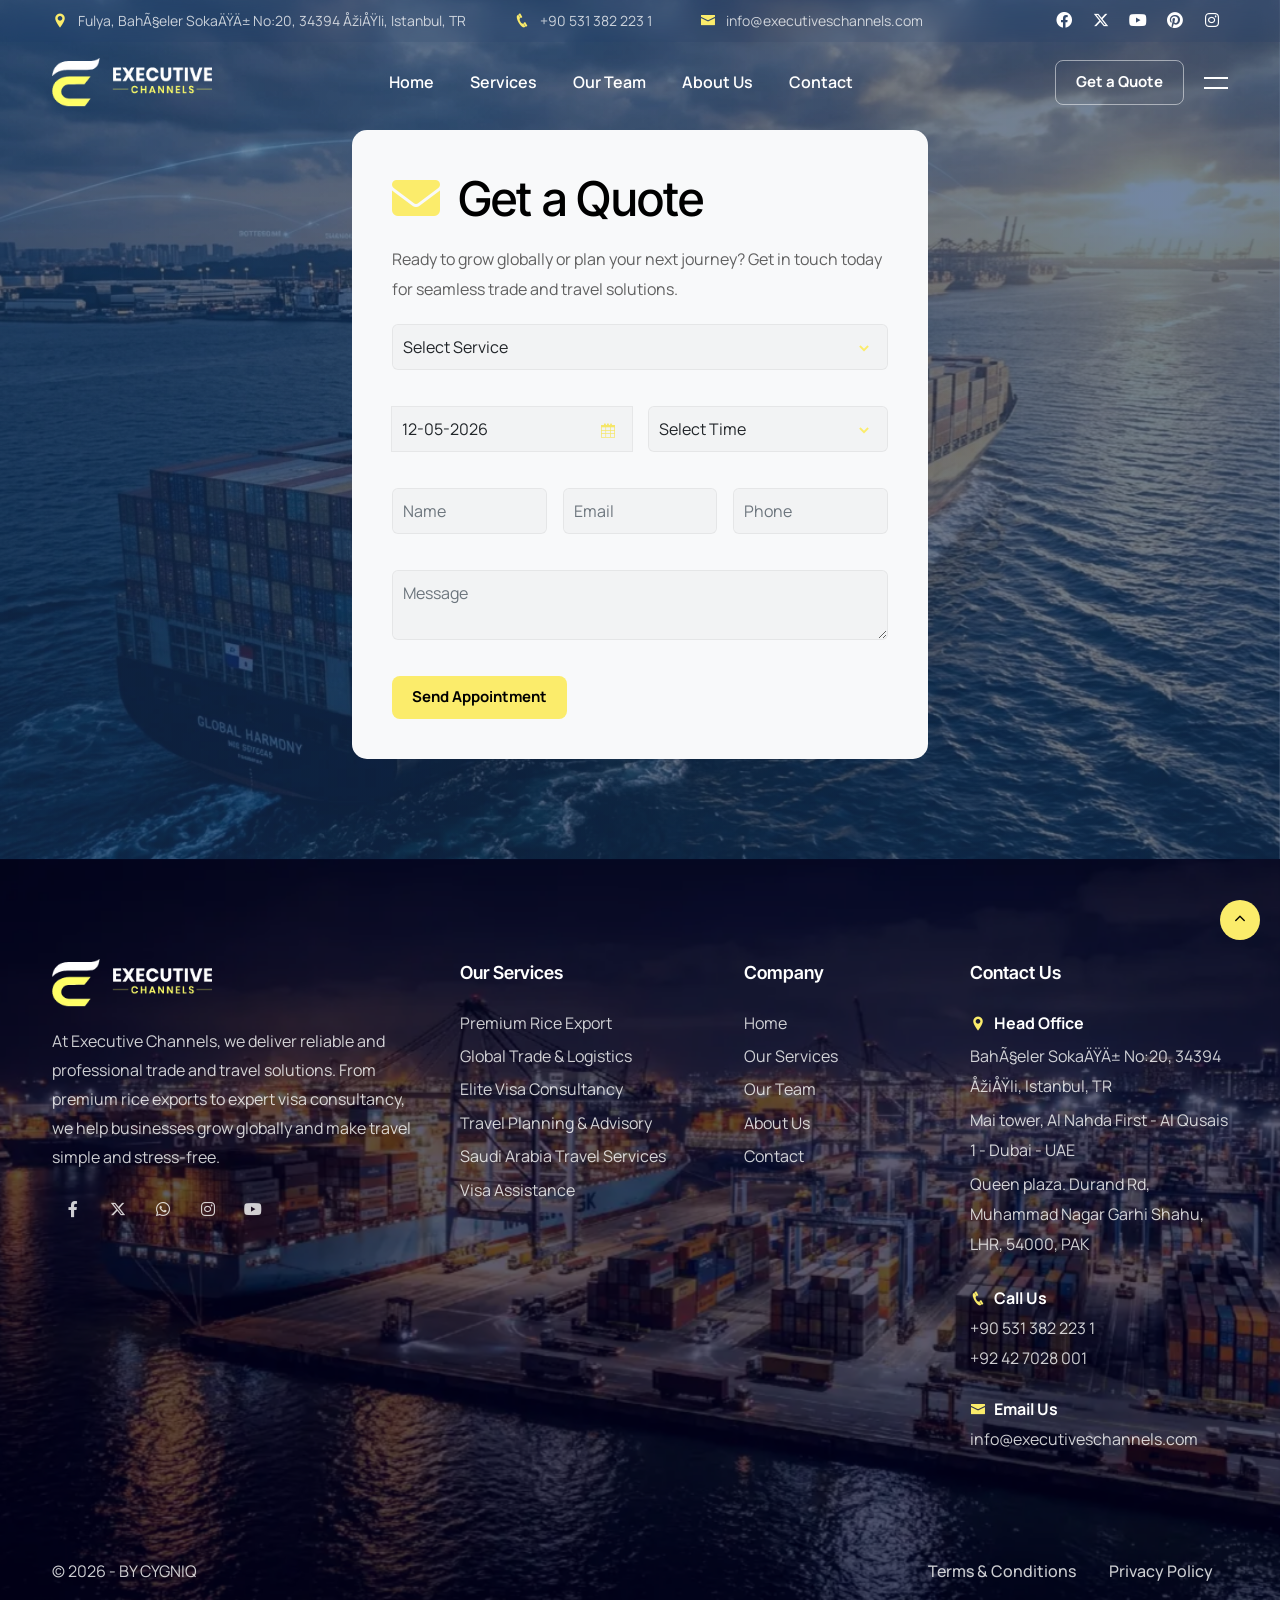
<file: get-a-quote.html>
<!DOCTYPE html>
<html lang="en">


<!--get-a-quote.html 10:04:09 GMT -->
<head>
    <title>Executive Channels – Connecting Trade & Travel</title>
    <link rel="icon" href="images/icon.webp" type="image/gif" sizes="16x16">
    <meta content="text/html;charset=utf-8" http-equi
    v="Content-Type">
    <meta content="width=device-width, initial-scale=1.0" name="viewport" >
    <meta content="Executive Channels – Connecting Trade & Travel" name="description">
    <meta content="" name="keywords" >
    <meta content="" name="author" >
    <!-- CSS Files
    ================================================== -->
    <link href="css/bootstrap.min.css" rel="stylesheet" type="text/css" id="bootstrap">
    <link href="css/plugins.css" rel="stylesheet" type="text/css" >
    <link href="css/style.css" rel="stylesheet" type="text/css" >
    <link href="css/datepicker.css" rel="stylesheet" type="text/css" >
    <!-- color scheme -->
    <link id="colors" href="css/colors/scheme-1.css" rel="stylesheet" type="text/css" >

</head>

<body>
    <div id="wrapper">
        <a href="#" id="back-to-top"></a>

        <!-- preloader begin -->
        <div id="de-loader"></div>
        <!-- preloader end -->

         <!-- header begin -->
        <header class="transparent">
            <div id="topbar">
                <div class="container">
                    <div class="row">
                        <div class="col-lg-12">
                            <div class="d-flex justify-content-between xs-hide">
                                <div class="d-flex">
                                    <div class="topbar-widget me-5"><a href="#"><i class="icofont-location-pin"></i>Fulya, Bahçeler Sokağı No:20, 34394 Şişli, Istanbul, TR</a></div>
                                    <div class="topbar-widget me-5"><a href="#"><i class="icofont-phone"></i>+90 531 382 223 1</a></div>
                                    <div class="topbar-widget me-5"><a href="#"><i class="icofont-envelope"></i>info@executiveschannels.com</a></div>
                                </div>

                                <div class="d-flex">
                                    <div class="social-icons">
                                        <a href="#"><i class="fa-brands fa-facebook fa-lg"></i></a>
                                        <a href="#"><i class="fa-brands fa-x-twitter fa-lg"></i></a>
                                        <a href="#"><i class="fa-brands fa-youtube fa-lg"></i></a>
                                        <a href="#"><i class="fa-brands fa-pinterest fa-lg"></i></a>
                                        <a href="#"><i class="fa-brands fa-instagram fa-lg"></i></a>
                                    </div>
                                </div>
                            </div>
                        </div>
                    </div>
                    <div class="clearfix"></div>
                </div>
            </div>

            <div class="container">
                <div class="row">
                    <div class="col-md-12">
                        <div class="de-flex sm-pt10">
                            <div class="de-flex-col">
                                <!-- logo begin -->
                                <div id="logo">
                                    <a href="/">
                                        <img class="logo-main" src="images/logo-white.webp" alt="" >
                                        <img class="logo-mobile" src="images/logo-white.webp" alt="" >
                                    </a>
                                </div>
                                <!-- logo end -->
                            </div>
                            <div class="de-flex-col header-col-mid">
                                <!-- mainemenu begin -->
                                <ul id="mainmenu">
                                    <li><a class="menu-item" href="/">Home</a></li>
                                    <li><a class="menu-item" href="services.html">Services</a></li>
                                    <!-- <li><a class="menu-item" href="testimonials.html">Testimonials</a></li> -->
                                    <li><a class="menu-item" href="team.html">Our Team</a></li>
                                    <li><a class="menu-item" href="about.html">About Us</a></li>
                                    <li><a class="menu-item" href="contact.html">Contact</a></li>
                                </ul>
                                <!-- mainmenu end -->
                            </div>
                            <div class="de-flex-col">
                                <div class="menu_side_area">
                                    <a href="get-a-quote.html" class="btn-main btn-line fx-slide hover-white"><span>Get a Quote</span></a>
                                    <span id="menu-btn"></span>
                                </div>

                                <div id="btn-extra">
                                    <span></span>
                                    <span></span>
                                </div>
                            </div>
                        </div>
                    </div>
                </div>
            </div>
        </header>
        <!-- header end -->
        <!-- content begin -->
        <div class="no-bottom no-top" id="content">

            <div id="top"></div>

            <section class="jarallax">
                <img src="images/background/1.webp" class="jarallax-img" alt="">
                <div class="container relative z-2">
                    <div class="spacer-single xs-hide"></div>
                    <div class="row g-4 justify-content-center align-items-center">

                        <div class="col-lg-6">
                            <div class="relative">
                                <div id="success_message_col" class='success text-light p-40 h-100'>
                                    <h3>Thank You For Your Order</h3>
                                    <p>We have received your request and will be processing it shortly. Click button below if you want to make another order.</p>
                                    <a class="btn-main" href="get-a-quote.html">Re-order</a>
                                </div>

                                <form name="bookingForm" id="booking_form" class="relative z1000 bg-light rounded-1 p-40" method="POST"
                                    action="https://formsubmit.co/964a70d763f68e63c8e9f1c4005d928a">
                                    
                                    <div class="row g-3">
                                        <div class="col-lg-12">
                                            <h2 class="mb-3"><i class="fa fa-envelope-o id-color me-2"></i> Get a Quote</h2>
                                            <p>Ready to grow globally or plan your next journey? Get in touch today for seamless trade and travel solutions.</p>
                                            <div class="relative">
                                                <select name="service" id="service" class="form-control" required>
                                                    <option disabled selected value>Select Service</option>
                                                    <option value="Premium Rice Export">Premium Rice Export</option>
                                                    <option value="Global Trade & Logistics">Global Trade & Logistics</option>
                                                    <option value="Elite Visa Consultancy">Elite Visa Consultancy</option>
                                                    <option value="Travel Planning & Advisory">Travel Planning & Advisory</option>
                                                    <option value="Saudi Arabia Travel Services">Saudi Arabia Travel Services</option>
                                                    <option value="Visa Assistance">Visa Assistance</option>
                                                </select>

                                                <i class="absolute top-0 end-0 id-color pt-3 pe-3 icofont-simple-down"></i>
                                            </div>
                                        </div>

                                        <div class="col-lg-6">
                                            <div id="date" class="relative input-group date" data-date-format="mm-dd-yyyy">
                                                <i class="absolute top-0 end-0 id-color pt-3 pe-3 icofont-calendar"></i>
                                                <input class="form-control" name="date" type="text" placeholder="Select Date" required>
                                                <span class="input-group-addon"><i class="glyphicon glyphicon-calendar"></i></span>
                                            </div>
                                        </div>

                                        <div class="col-lg-6">
                                            <div class="relative">
                                                <select name="time" id="time" class="form-control" required>
                                                    <option disabled selected value>Select Time</option>
                                                    <option value="19:00">08:00</option>
                                                    <option value="20:00">09:00</option>
                                                    <option value="10:00">10:00</option>
                                                    <option value="11:00">11:00</option>
                                                    <option value="12:00">12:00</option>
                                                    <option value="13:00">13:00</option>
                                                    <option value="14:00">14:00</option>
                                                    <option value="15:00">15:00</option>
                                                    <option value="16:00">16:00</option>
                                                    <option value="17:00">17:00</option>
                                                    <option value="18:00">18:00</option>
                                                    
                                                </select>
                                                <i class="absolute top-0 end-0 id-color pt-3 pe-3 icofont-simple-down"></i>
                                            </div>
                                        </div>

                                        <div class="col-lg-4">
                                            <input type="text" name="name" id="name" placeholder="Name" class="form-control" placeholder="" required>
                                        </div>

                                        <div class="col-lg-4">
                                            <input type="email" name="email" id="email" placeholder="Email" class="form-control" placeholder="" required>
                                        </div>

                                        <div class="col-lg-4">
                                            <input type="text" name="phone" id="phone" placeholder="Phone" class="form-control" placeholder="" required>
                                        </div>

                                        <div class="col-lg-12">
                                            <textarea name="message" id="message" class="form-control" placeholder="Message"></textarea>
                                        </div>

                                        <input type="hidden" name="_subject" value="New Quote Request">
                                        <input type="hidden" name="_captcha" value="false">
                                        <input type="hidden" name="_next" value="https://executiveschannels.com/thank-you.html">
                                        <input type="hidden" name="_template" value="table">
                                        <input type="hidden" name="_autoresponse"
                                            value="Thank you! Your quote request has been received. We will contact you soon.">

                                        <div class="col-lg-12">
                                            <div id='submit'>
                                                <input type='submit' id='send_message' value='Send Appointment' class="btn-main">
                                            </div>
                                        </div>
                                    </div>

                                    

                                </form>
                            </div>
                        </div>
                    </div>
                </div>

                 <div class="sw-overlay"></div>
            </section>

        </div>
        <!-- content end -->

    <!-- footer begin -->
        <footer class="section-dark">
          <div class="container relative z-2">
            <div class="row gx-5">
              <div class="col-lg-4 col-sm-6">
                <img src="images/logo-white.webp" class="logo-footer" alt="">
                <div class="spacer-20"></div>
                <p>At Executive Channels, we deliver reliable and professional trade and travel solutions. From premium rice exports to expert visa consultancy, we help businesses grow globally and make travel simple and stress-free.</p>

                <div class="social-icons mb-sm-30">
                  <a href="#"><i class="fa-brands fa-facebook-f"></i></a>
                  <a href="#"><i class="fa-brands fa-x-twitter"></i></a>
                  <a href="#"><i class="fa-brands fa-whatsapp"></i></a>
                  <a href="#"><i class="fa-brands fa-instagram"></i></a>
                  <a href="#"><i class="fa-brands fa-youtube"></i></a>
                </div>
              </div>

              <div class="col-lg-5 col-sm-12 order-lg-1 order-sm-2">
                <div class="row">
                  <div class="col-lg-7 col-sm-6">
                    <div class="widget">
                      <h5>Our Services</h5>
                      <ul>
                        <li><a href="services.html">Premium Rice Export</a></li>
                        <li><a href="services.html">Global Trade & Logistics</a></li>
                        <li><a href="services.html">Elite Visa Consultancy</a></li>
                        <li><a href="services.html">Travel Planning & Advisory</a></li>
                        <li><a href="services.html">Saudi Arabia Travel Services</a></li>
                        <li><a href="services.html">Visa Assistance</a></li>
                      </ul>
                    </div>
                  </div>

                  <div class="col-lg-5 col-sm-6">
                    <div class="widget">
                      <h5>Company</h5>
                      <ul>
                        <li><a href="/">Home</a></li>
                        <li><a href="services.html">Our Services</a></li>
                        <li><a href="team.html">Our Team</a></li>
                        <li><a href="about.html">About Us</a></li>
                        <!-- <li><a href="testimonials.html">Testimonials</a></li> -->
                        <li><a href="contact.html">Contact</a></li>
                      </ul>
                    </div>
                  </div>
                </div>
              </div>

              <div class="col-lg-3 col-sm-6 order-lg-2 order-sm-1">
                <div class="widget">
                  <h5>Contact Us</h5>

                  <div class="fw-bold text-white d-flex align-items-center">
                    <i class="icofont-location-pin me-2 id-color"></i><span>Head Office</span>
                </div>
                <ul>
                    <li>
                        <a href="#">Bahçeler Sokağı No:20, 34394 Şişli, Istanbul, TR</a>
                    </li>
                    <li>
                        <a href="#">Mai tower, Al Nahda First - Al Qusais 1 - Dubai - UAE</a>
                        </li>
                        <li>
                        <a href="#">Queen plaza. Durand Rd, Muhammad Nagar Garhi Shahu, LHR, 54000, PAK</a>
                    </li>
                </ul>
                  <div class="spacer-20"></div>

                  <div class="fw-bold text-white d-flex align-items-center">
                    <i class="icofont-phone me-2 id-color"></i><span>Call Us</span>
                  </div>
                  +90 531 382 223 1
                    <br />+92 42 7028 001

                  <div class="spacer-20"></div>

                  <div class="fw-bold text-white d-flex align-items-center">
                    <i class="icofont-envelope me-2 id-color"></i><span>Email Us</span>
                  </div>
                  info@executiveschannels.com
                </div>
              </div>
            </div>
          </div>

          <div class="subfooter">
            <div class="container">
              <div class="row">
                <div class="col-md-12">
                  <div class="de-flex">
                    <div class="de-flex-col">
                    <a href="cygniq.com"> &copy; 2026 - BY CYGNIQ</a>
                    </div>
                    <ul class="menu-simple">
                      <li><a href="#">Terms &amp; Conditions</a></li>
                      <li><a href="#">Privacy Policy</a></li>
                    </ul>
                  </div>
                </div>
              </div>
            </div>
          </div>

        <div class="footer-bg-image">
            <img src="images/misc/c11.webp" class="wow fadeInRight" data-wow-duration="2s" alt="">
        </div>
        
        </footer>
        <!-- footer end -->
    </div>
    <!-- overlay content begin -->
    <div id="extra-wrap" class="text-light">
        <div id="btn-close">
            <span></span>
            <span></span>
        </div>

        <div id="extra-content">
            <img src="images/logo-white.webp" class="w-150px" alt="">

            <div class="spacer-30-line"></div>

            <h5>Our Services</h5>
            <ul class="ul-check">
                <li>Premium Rice Export</li>
                <li>Global Trade & Logistics</li>
                <li>Elite Visa Consultancy</li>
                <li>Travel Planning & Advisory</li>
                <li>Saudi Arabia Travel Services</li>
                <li>Visa Assistance</li>
            </ul>

            <div class="spacer-30-line"></div>

            <h5>Contact Us</h5>
            <div><i class="icofont-clock-time me-2 op-5"></i>Monday - Friday 08.00 - 18.00</div>
            <div><i class="icofont-location-pin me-2 op-5"></i>Fulya, Bahçeler Sokağı No:20, 34394 Şişli, Istanbul, TR </div>
            <div><i class="icofont-envelope me-2 op-5"></i>info@executiveschannels.com</div>

            <div class="spacer-30-line"></div>

            <h5>About Us</h5>
            <p>At Executive Channels, we deliver reliable and professional trade and travel solutions. From premium rice exports to expert visa consultancy, we help businesses grow globally and make travel simple and stress-free.</p>

            <div class="social-icons">
                <a href="#"><i class="fa-brands fa-facebook-f"></i></a>
                <a href="#"><i class="fa-brands fa-x-twitter"></i></a>
                <a href="#"><i class="fa-brands fa-instagram"></i></a>
                <a href="#"><i class="fa-brands fa-youtube"></i></a>
                <a href="#"><i class="fa-brands fa-whatsapp"></i></a>
            </div>
        </div>
    </div>

    



    <!-- Javascript Files
    ================================================== -->
    <script src="js/plugins.js"></script>
    <script src="js/designesia.js"></script>
    

    <!-- datepicker begin -->
    <script>
        $(function () {
          $("#date").datepicker({ 
                autoclose: true, 
                todayHighlight: true
          }).datepicker('update', new Date());
        });

    </script>
    <!-- datepicker close -->

</body>


<!--get-a-quote.html 10:04:10 GMT -->
</html>
</file>
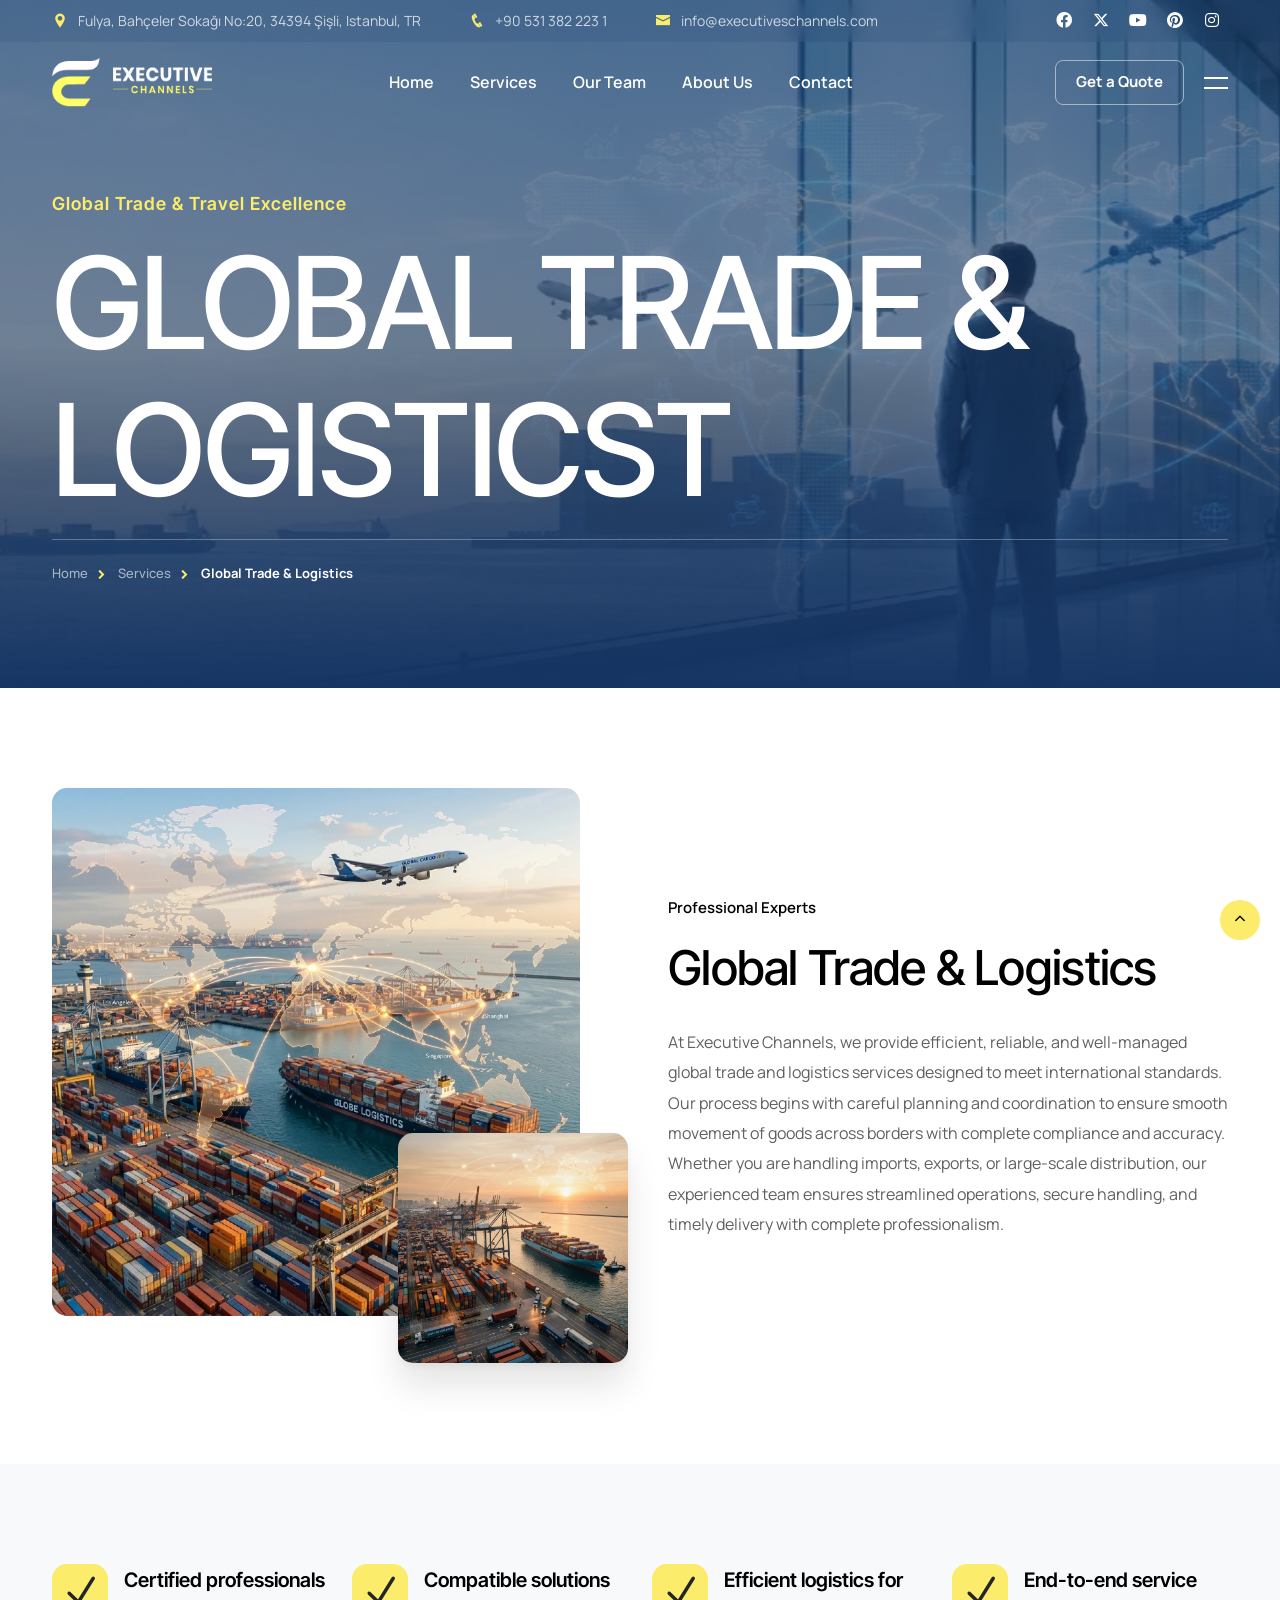
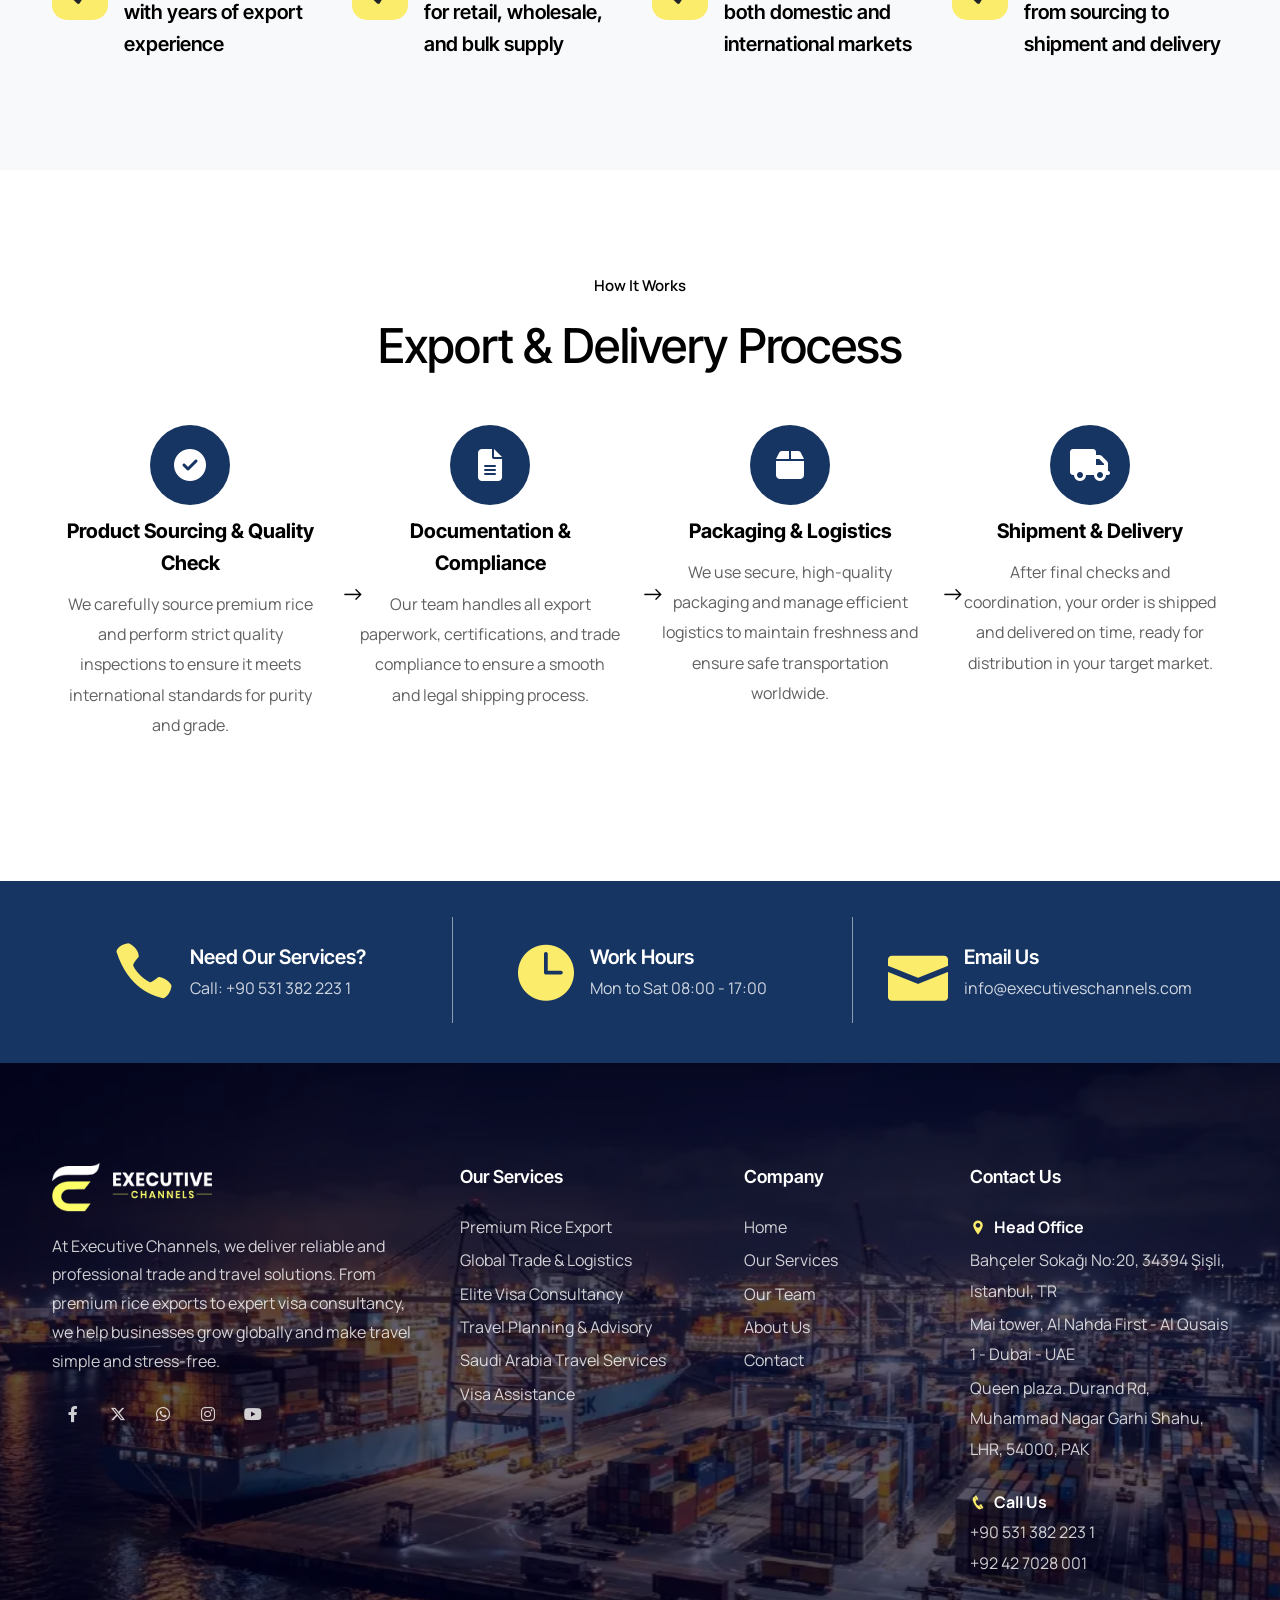
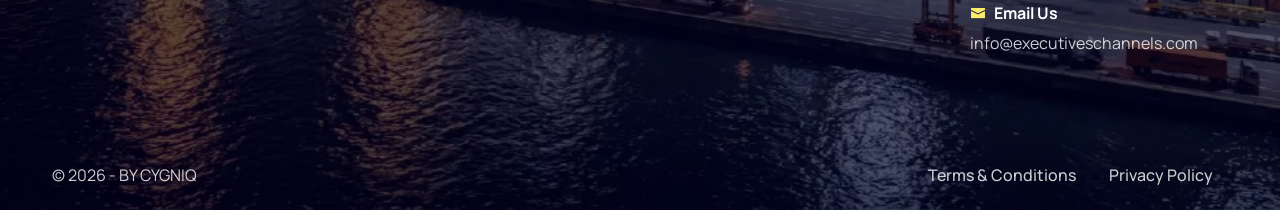
<file: global-trade.html>
<!DOCTYPE html>
<html lang="en">


<!--service-single.html 10:03:49 GMT -->
<head>
    <title>Executive Channels – Connecting Trade & Travel</title>
    <link rel="icon" href="images/icon.webp" type="image/gif" sizes="16x16">
    <meta content="text/html;charset=utf-8" http-equiv="Content-Type">
    <meta content="width=device-width, initial-scale=1.0" name="viewport" >
    <meta content="Executive Channels – Connecting Trade & Travel" name="description">
    <meta content="" name="keywords" >
    <meta content="" name="author" >
    <!-- CSS Files
    ================================================== -->
    <link href="css/bootstrap.min.css" rel="stylesheet" type="text/css" id="bootstrap">
    <link href="css/plugins.css" rel="stylesheet" type="text/css" >
    <link href="css/swiper.css" rel="stylesheet" type="text/css" >
    <link href="css/style.css" rel="stylesheet" type="text/css" >
    <!-- color scheme -->
    <link id="colors" href="css/colors/scheme-1.css" rel="stylesheet" type="text/css" >

</head>

<body>
    <div id="wrapper">
        <a href="#" id="back-to-top"></a>

        <!-- preloader begin -->
        <div id="de-loader"></div>
        <!-- preloader end -->

         <!-- header begin -->
        <header class="transparent">
            <div id="topbar">
                <div class="container">
                    <div class="row">
                        <div class="col-lg-12">
                            <div class="d-flex justify-content-between xs-hide">
                                <div class="d-flex">
                                    <div class="topbar-widget me-5"><a href="#"><i class="icofont-location-pin"></i>Fulya, Bahçeler Sokağı No:20, 34394 Şişli, Istanbul, TR</a></div>
                                    <div class="topbar-widget me-5"><a href="#"><i class="icofont-phone"></i>+90 531 382 223 1</a></div>
                                    <div class="topbar-widget me-5"><a href="#"><i class="icofont-envelope"></i>info@executiveschannels.com</a></div>
                                </div>

                                <div class="d-flex">
                                    <div class="social-icons">
                                        <a href="#"><i class="fa-brands fa-facebook fa-lg"></i></a>
                                        <a href="#"><i class="fa-brands fa-x-twitter fa-lg"></i></a>
                                        <a href="#"><i class="fa-brands fa-youtube fa-lg"></i></a>
                                        <a href="#"><i class="fa-brands fa-pinterest fa-lg"></i></a>
                                        <a href="#"><i class="fa-brands fa-instagram fa-lg"></i></a>
                                    </div>
                                </div>
                            </div>
                        </div>
                    </div>
                    <div class="clearfix"></div>
                </div>
            </div>

            <div class="container">
                <div class="row">
                    <div class="col-md-12">
                        <div class="de-flex sm-pt10">
                            <div class="de-flex-col">
                                <!-- logo begin -->
                                <div id="logo">
                                    <a href="/">
                                        <img class="logo-main" src="images/logo-white.webp" alt="" >
                                        <img class="logo-mobile" src="images/logo-white.webp" alt="" >
                                    </a>
                                </div>
                                <!-- logo end -->
                            </div>
                            <div class="de-flex-col header-col-mid">
                                <!-- mainemenu begin -->
                                <ul id="mainmenu">
                                    <li><a class="menu-item" href="/">Home</a></li>
                                    <li><a class="menu-item" href="services.html">Services</a></li>
                                    <!-- <li><a class="menu-item" href="testimonials.html">Testimonials</a></li> -->
                                    <li><a class="menu-item" href="team.html">Our Team</a></li>
                                    <li><a class="menu-item" href="about.html">About Us</a></li>
                                    <li><a class="menu-item" href="contact.html">Contact</a></li>
                                </ul>
                                <!-- mainmenu end -->
                            </div>
                            <div class="de-flex-col">
                                <div class="menu_side_area">
                                    <a href="get-a-quote.html" class="btn-main btn-line fx-slide hover-white"><span>Get a Quote</span></a>
                                    <span id="menu-btn"></span>
                                </div>

                                <div id="btn-extra">
                                    <span></span>
                                    <span></span>
                                </div>
                            </div>
                        </div>
                    </div>
                </div>
            </div>
        </header>
        <!-- header end -->
        <!-- content begin -->
        <div class="no-bottom no-top" id="content">

            <div id="top"></div>

            <section id="subheader" class="bg-dark text-light relative jarallax">
                <img src="images/background/w2.webp" class="jarallax-img" alt="">
                <div class="container relative z-2">
                    <div class="row gy-4 gx-5 align-items-center">
                        <div class="col-lg-12">
                            <div class="spacer-double sm-hide"></div>
                            <h5 class="wow fadeInUp">Global Trade & Travel Excellence</h5>
                            <h1 class="mb-3 wow fadeInUp" data-wow-delay=".2s">Global Trade & Logisticst</h1>
                            <div class="border-bottom mb-3"></div>
                            <ul class="crumb wow fadeInUp">
                                <li><a href="/">Home</a></li>
                                <li><a href="services.html">Services</a></li>
                                <li class="active">Global Trade & Logistics</li>
                            </ul>   
                        </div>
                    </div>
                </div>

                <div class="gradient-edge-bottom h-50"></div>
                <div class="sw-overlay"></div>
            </section>
             
            <section>
                <div class="container">
                <div class="row g-4 align-items-center">
                    <div class="col-lg-6">
                        <div class="relative">
                            <div class="w-100 pe-5 pb-5 wow scaleIn">
                                <img src="images/services/2.webp" class="w-100 rounded-1" alt="">
                            </div>
                            <img src="images/misc/s1.webp" class="w-40 rounded-1 abs end-0 bottom-0 z-2 soft-shadow wow scaleIn" data-wow-delay=".2s" alt="">
                        </div>
                    </div>
                    <div class="col-lg-6">
                        <div class="ps-lg-3">
                            <div class="subtitle id-color wow fadeInUp" data-wow-delay=".2s">Professional Experts
                            </div>
                            <h2 class="wow fadeInUp" data-wow-delay=".4s">Global Trade & Logistics</h2>
                            <p>
                                At Executive Channels, we provide efficient, reliable, and well-managed global trade and logistics services designed to meet international standards. Our process begins with careful planning and coordination to ensure smooth movement of goods across borders with complete compliance and accuracy. Whether you are handling imports, exports, or large-scale distribution, our experienced team ensures streamlined operations, secure handling, and timely delivery with complete professionalism.
                            </p>
                        </div>
                    </div>
                </div>
            </section>

            <section class="bg-light">
                <div class="container">
                    <div class="row g-4">
                        <div class="col-lg-3 col-md-6 wow fadeInUp">
                            <div class="relative">
                                <i class="abs fs-40 p-2 bg-color icon_check rounded-1 text-dark"></i>
                                <div class="ps-5 ms-4">
                                    <h4>Certified professionals with years of export experience</h4>
                                </div>
                            </div>
                        </div>

                        <div class="col-lg-3 col-md-6 wow fadeInUp">
                            <div class="relative">
                                <i class="abs fs-40 p-2 bg-color icon_check rounded-1 text-dark"></i>
                                <div class="ps-5 ms-4">
                                    <h4>Compatible solutions for retail, wholesale, and bulk supply</h4>
                                </div>
                            </div>
                        </div>

                        <div class="col-lg-3 col-md-6 wow fadeInUp">
                            <div class="relative">
                                <i class="abs fs-40 p-2 bg-color icon_check rounded-1 text-dark"></i>
                                <div class="ps-5 ms-4">
                                    <h4>Efficient logistics for both domestic and international markets</h4>
                                </div>
                            </div>
                        </div>

                        <div class="col-lg-3 col-md-6 wow fadeInUp">
                            <div class="relative">
                                <i class="abs fs-40 p-2 bg-color icon_check rounded-1 text-dark"></i>
                                <div class="ps-5 ms-4">
                                    <h4>End-to-end service from sourcing to shipment and delivery</h4>
                                </div>
                            </div>
                        </div>

                    </div>
                </div>
            </section>


            <section>
                <div class="container">
                    <div class="row">
                        <div class="col-lg-12 text-center">
                            <div class="subtitle">How It Works</div>
                            <h2>Export & Delivery Process</h2>
                        </div>
                    </div>
                    
                    <div class="row g-4 justify-content-center">
                      <div class="col-6 col-md-3 de-step de-step-arrow">
                        <div class="de-step-icon">
                        <i class="fas fa-check-circle fa-2x"></i>
                        </div>
                        <h4 class="fw-bold">Product Sourcing & Quality Check</h4>
                        <p>We carefully source premium rice and perform strict quality inspections to ensure it meets international standards
                            for purity and grade.</p>
                      </div>
                      <div class="col-6 col-md-3 de-step de-step-arrow">
                        <div class="de-step-icon">
                          <i class="fas fa-file-alt fa-2x"></i>
                        </div>
                        <h4 class="fw-bold">Documentation & Compliance</h4>
                        <p>Our team handles all export paperwork, certifications, and trade compliance to ensure a smooth and legal shipping
                            process.</p>
                      </div>
                      <div class="col-6 col-md-3 de-step de-step-arrow">
                        <div class="de-step-icon">
                        <i class="fas fa-box fa-2x"></i>
                        </div>
                        <h4 class="fw-bold">Packaging & Logistics</h4>
                        <p>We use secure, high-quality packaging and manage efficient logistics to maintain freshness and ensure safe
                            transportation worldwide.</p>
                      </div>
                      <div class="col-6 col-md-3 de-step">
                        <div class="de-step-icon">
                        <i class="fas fa-truck fa-2x"></i>
                        </div>
                        <h4 class="fw-bold">Shipment & Delivery</h4>
                        <p>After final checks and coordination, your order is shipped and delivered on time, ready for distribution in your
                            target market.</p>
                      </div>
                    </div>

                </div>
            </section>


            <section class="bg-dark text-light pt-60 pb-40">
                <div class="container">
                    <div class="row">
                        <div class="col-lg-12">
                            <div class="relative">
                                <div class="row g-4 grid-divider sm-hide">
                                    <div class="col-lg-4 col-md-6 mb-sm-30">
                                        <div class="d-flex justify-content-center">
                                            <i class="fs-60 id-color icon_phone"></i>
                                            <div class="ms-3">
                                                <h4 class="mb-0">Need Our Services?</h4>
                                                <p>Call: +90 531 382 223 1</p>
                                            </div>
                                        </div>
                                    </div>
                                    
                                    <div class="col-lg-4 col-md-6 mb-sm-30">
                                        <div class="d-flex justify-content-center">
                                            <i class="fs-60 id-color icon_clock"></i>
                                            <div class="ms-3">
                                                <h4 class="mb-0">Work Hours</h4>
                                                <p>Mon to Sat 08:00 - 17:00</p>
                                            </div>
                                        </div>
                                    </div>

                                    <div class="col-lg-4 col-md-6 mb-sm-30">
                                        <div class="d-flex justify-content-center">
                                            <i class="fs-60 id-color icon_mail"></i>
                                            <div class="ms-3">
                                                <h4 class="mb-0">Email Us</h4>
                                                <p>info@executiveschannels.com</p>
                                            </div>
                                        </div>
                                    </div>
                                    
                                </div>
                            </div>
                        </div>
                    </div>
                </div>
            </section>            

        </div>
        <!-- content end -->

    <!-- footer begin -->
        <footer class="section-dark">
          <div class="container relative z-2">
            <div class="row gx-5">
              <div class="col-lg-4 col-sm-6">
                <img src="images/logo-white.webp" class="logo-footer" alt="">
                <div class="spacer-20"></div>
                <p>At Executive Channels, we deliver reliable and professional trade and travel solutions. From premium rice exports to expert visa consultancy, we help businesses grow globally and make travel simple and stress-free.</p>

                <div class="social-icons mb-sm-30">
                  <a href="#"><i class="fa-brands fa-facebook-f"></i></a>
                  <a href="#"><i class="fa-brands fa-x-twitter"></i></a>
                  <a href="#"><i class="fa-brands fa-whatsapp"></i></a>
                  <a href="#"><i class="fa-brands fa-instagram"></i></a>
                  <a href="#"><i class="fa-brands fa-youtube"></i></a>
                </div>
              </div>

              <div class="col-lg-5 col-sm-12 order-lg-1 order-sm-2">
                <div class="row">
                  <div class="col-lg-7 col-sm-6">
                    <div class="widget">
                      <h5>Our Services</h5>
                      <ul>
                        <li><a href="services.html">Premium Rice Export</a></li>
                        <li><a href="services.html">Global Trade & Logistics</a></li>
                        <li><a href="services.html">Elite Visa Consultancy</a></li>
                        <li><a href="services.html">Travel Planning & Advisory</a></li>
                        <li><a href="services.html">Saudi Arabia Travel Services</a></li>
                        <li><a href="services.html">Visa Assistance</a></li>
                      </ul>
                    </div>
                  </div>

                  <div class="col-lg-5 col-sm-6">
                    <div class="widget">
                      <h5>Company</h5>
                      <ul>
                        <li><a href="/">Home</a></li>
                        <li><a href="services.html">Our Services</a></li>
                        <li><a href="team.html">Our Team</a></li>
                        <li><a href="about.html">About Us</a></li>
                        <!-- <li><a href="testimonials.html">Testimonials</a></li> -->
                        <li><a href="contact.html">Contact</a></li>
                      </ul>
                    </div>
                  </div>
                </div>
              </div>

              <div class="col-lg-3 col-sm-6 order-lg-2 order-sm-1">
                <div class="widget">
                  <h5>Contact Us</h5>

                  <div class="fw-bold text-white d-flex align-items-center">
                    <i class="icofont-location-pin me-2 id-color"></i><span>Head Office</span>
                </div>
                <ul>
                    <li>
                        <a href="#">Bahçeler Sokağı No:20, 34394 Şişli, Istanbul, TR</a>
                    </li>
                    <li>
                        <a href="#">Mai tower, Al Nahda First - Al Qusais 1 - Dubai - UAE</a>
                        </li>
                        <li>
                        <a href="#">Queen plaza. Durand Rd, Muhammad Nagar Garhi Shahu, LHR, 54000, PAK</a>
                    </li>
                </ul>
                  <div class="spacer-20"></div>

                  <div class="fw-bold text-white d-flex align-items-center">
                    <i class="icofont-phone me-2 id-color"></i><span>Call Us</span>
                  </div>
                  +90 531 382 223 1
                    <br />+92 42 7028 001

                  <div class="spacer-20"></div>

                  <div class="fw-bold text-white d-flex align-items-center">
                    <i class="icofont-envelope me-2 id-color"></i><span>Email Us</span>
                  </div>
                  info@executiveschannels.com
                </div>
              </div>
            </div>
          </div>

          <div class="subfooter">
            <div class="container">
              <div class="row">
                <div class="col-md-12">
                  <div class="de-flex">
                    <div class="de-flex-col">
                    <a href="cygniq.com"> &copy; 2026 - BY CYGNIQ</a>
                    </div>
                    <ul class="menu-simple">
                      <li><a href="#">Terms &amp; Conditions</a></li>
                      <li><a href="#">Privacy Policy</a></li>
                    </ul>
                  </div>
                </div>
              </div>
            </div>
          </div>

        <div class="footer-bg-image">
            <img src="images/misc/c11.webp" class="wow fadeInRight" data-wow-duration="2s" alt="">
        </div>
        
        </footer>
        <!-- footer end -->
    </div>
    <!-- overlay content begin -->
    <div id="extra-wrap" class="text-light">
        <div id="btn-close">
            <span></span>
            <span></span>
        </div>

        <div id="extra-content">
            <img src="images/logo-white.webp" class="w-150px" alt="">

            <div class="spacer-30-line"></div>

            <h5>Our Services</h5>
            <ul class="ul-check">
                <li>Premium Rice Export</li>
                <li>Global Trade & Logistics</li>
                <li>Elite Visa Consultancy</li>
                <li>Travel Planning & Advisory</li>
                <li>Saudi Arabia Travel Services</li>
                <li>Visa Assistance</li>
            </ul>

            <div class="spacer-30-line"></div>

            <h5>Contact Us</h5>
            <div><i class="icofont-clock-time me-2 op-5"></i>Monday - Friday 08.00 - 18.00</div>
            <div><i class="icofont-location-pin me-2 op-5"></i>Fulya, Bahçeler Sokağı No:20, 34394 Şişli, Istanbul, TR </div>
            <div><i class="icofont-envelope me-2 op-5"></i>info@executiveschannels.com</div>

            <div class="spacer-30-line"></div>

            <h5>About Us</h5>
            <p>At Executive Channels, we deliver reliable and professional trade and travel solutions. From premium rice exports to expert visa consultancy, we help businesses grow globally and make travel simple and stress-free.</p>

            <div class="social-icons">
                <a href="#"><i class="fa-brands fa-facebook-f"></i></a>
                <a href="#"><i class="fa-brands fa-x-twitter"></i></a>
                <a href="#"><i class="fa-brands fa-instagram"></i></a>
                <a href="#"><i class="fa-brands fa-youtube"></i></a>
                <a href="#"><i class="fa-brands fa-whatsapp"></i></a>
            </div>
        </div>
    </div>



    <!-- Javascript Files
    ================================================== -->
    <script src="js/plugins.js"></script>
    <script src="js/designesia.js"></script>
    <script src="js/swiper.js"></script>
    <script src="js/custom-swiper-1.js"></script>
    <script src="js/custom-marquee.js"></script>

</body>


<!--service-single.html 10:03:51 GMT -->
</html>
</file>
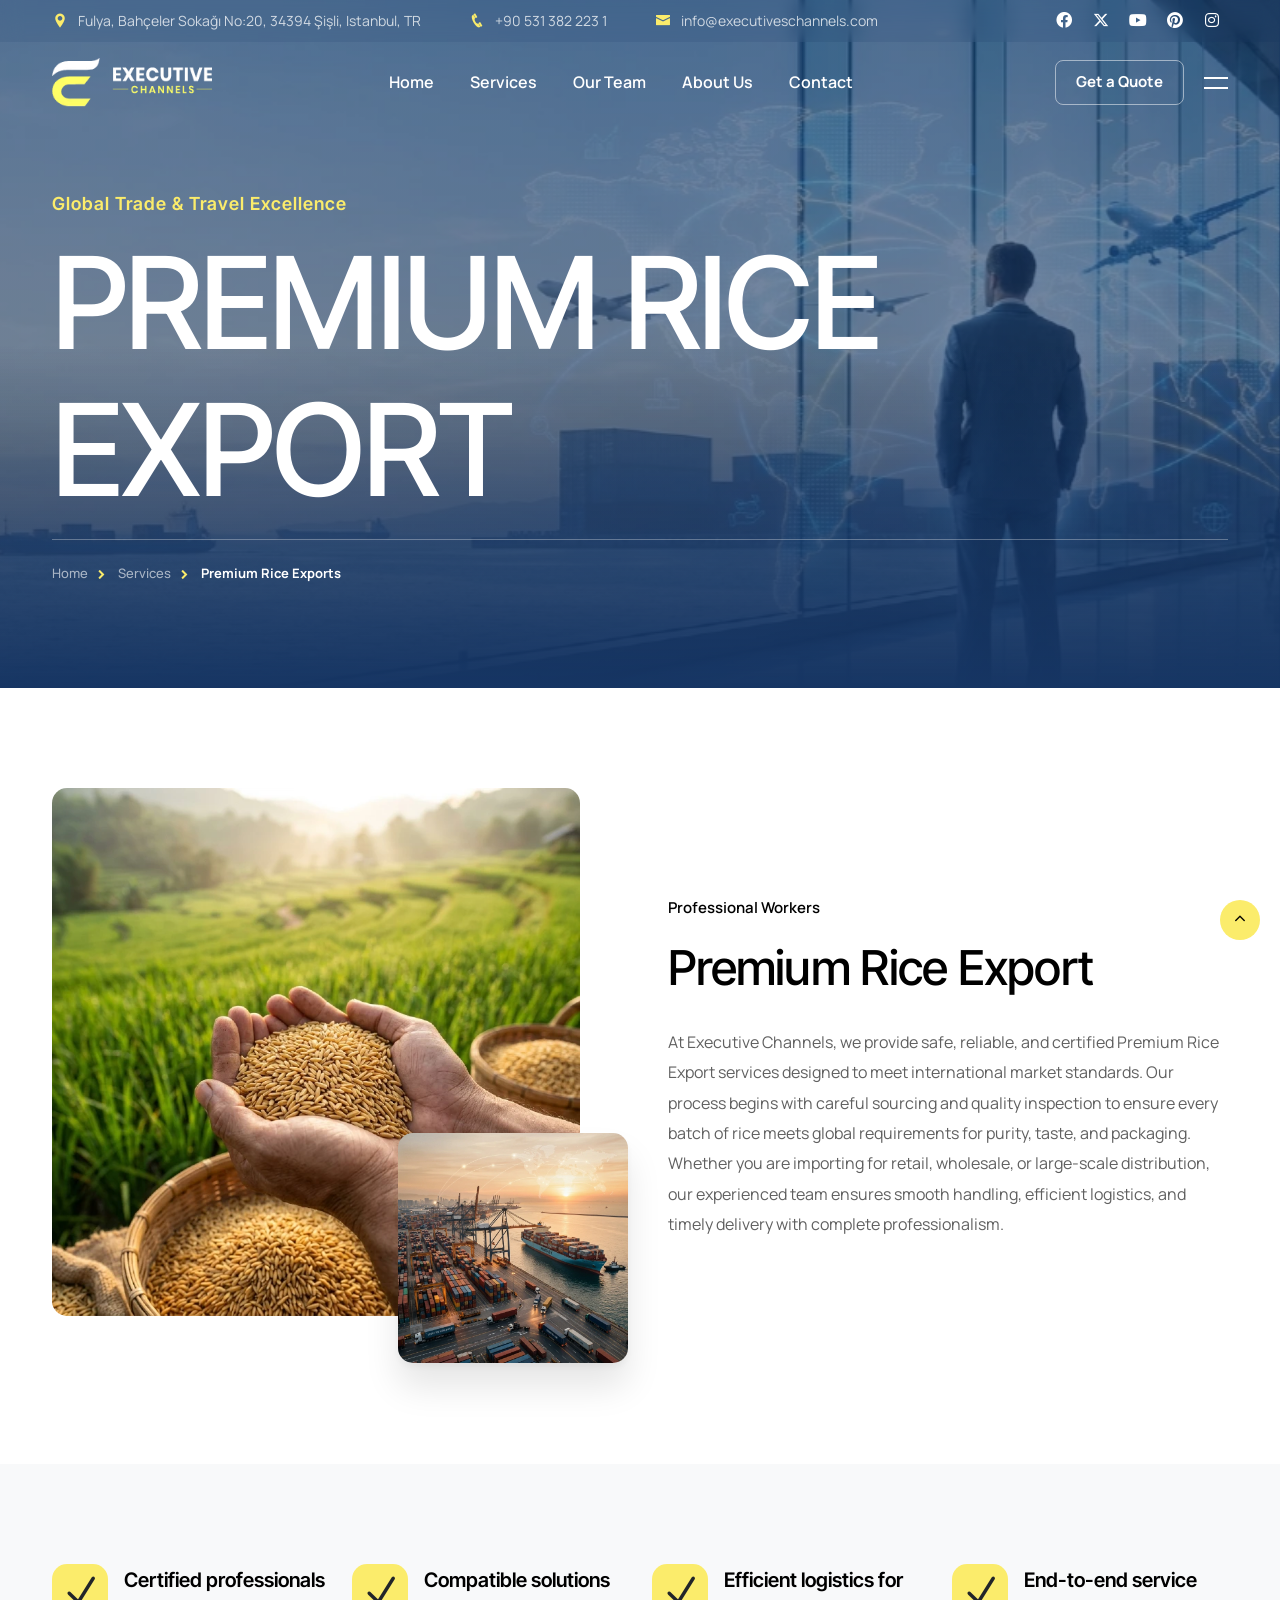
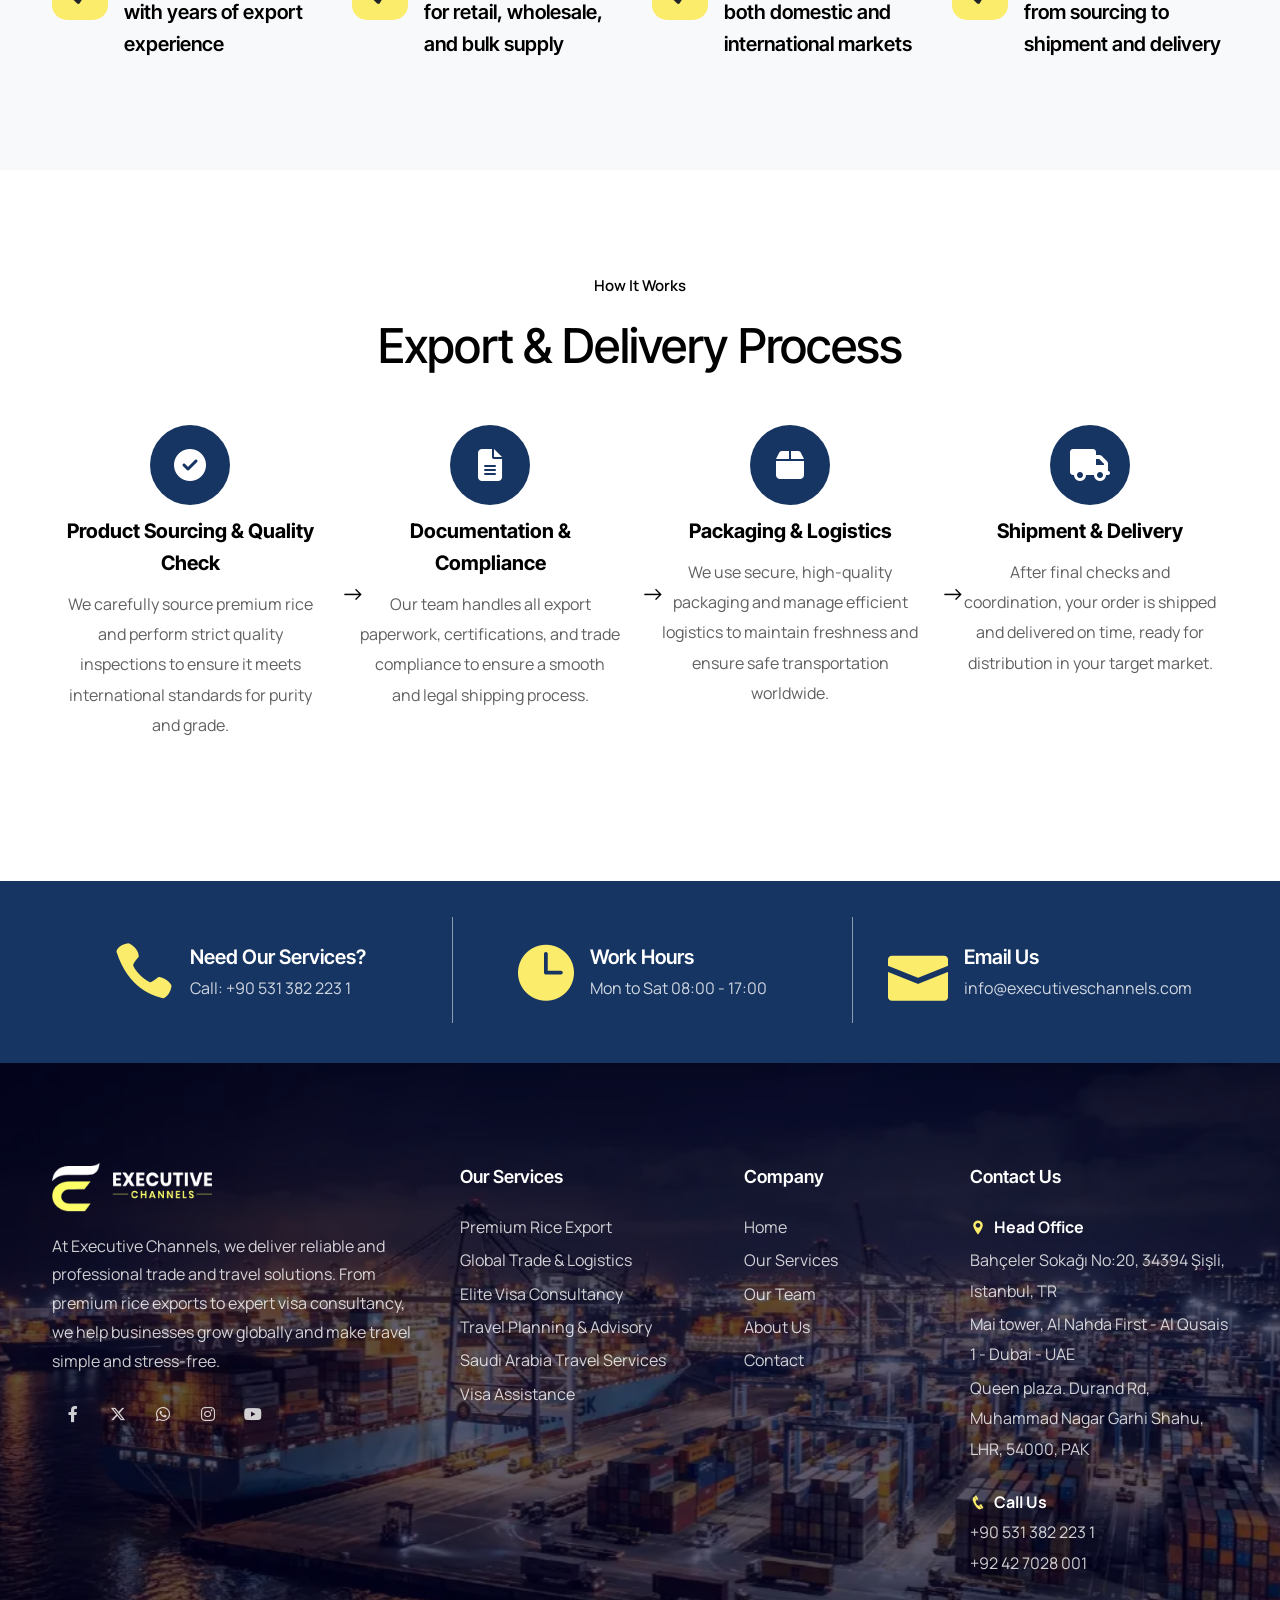
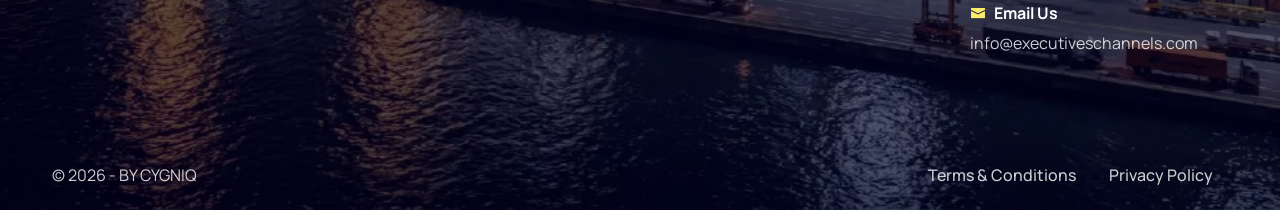
<file: premium-rice.html>
<!DOCTYPE html>
<html lang="en">


<!--service-single.html 10:03:49 GMT -->
<head>
    <title>Executive Channels – Connecting Trade & Travel</title>
    <link rel="icon" href="images/icon.webp" type="image/gif" sizes="16x16">
    <meta content="text/html;charset=utf-8" http-equiv="Content-Type">
    <meta content="width=device-width, initial-scale=1.0" name="viewport" >
    <meta content="Executive Channels – Connecting Trade & Travel" name="description">
    <meta content="" name="keywords" >
    <meta content="" name="author" >
    <!-- CSS Files
    ================================================== -->
    <link href="css/bootstrap.min.css" rel="stylesheet" type="text/css" id="bootstrap">
    <link href="css/plugins.css" rel="stylesheet" type="text/css" >
    <link href="css/swiper.css" rel="stylesheet" type="text/css" >
    <link href="css/style.css" rel="stylesheet" type="text/css" >
    <!-- color scheme -->
    <link id="colors" href="css/colors/scheme-1.css" rel="stylesheet" type="text/css" >

</head>

<body>
    <div id="wrapper">
        <a href="#" id="back-to-top"></a>

        <!-- preloader begin -->
        <div id="de-loader"></div>
        <!-- preloader end -->

         <!-- header begin -->
        <header class="transparent">
            <div id="topbar">
                <div class="container">
                    <div class="row">
                        <div class="col-lg-12">
                            <div class="d-flex justify-content-between xs-hide">
                                <div class="d-flex">
                                    <div class="topbar-widget me-5"><a href="#"><i class="icofont-location-pin"></i>Fulya, Bahçeler Sokağı No:20, 34394 Şişli, Istanbul, TR</a></div>
                                    <div class="topbar-widget me-5"><a href="#"><i class="icofont-phone"></i>+90 531 382 223 1</a></div>
                                    <div class="topbar-widget me-5"><a href="#"><i class="icofont-envelope"></i>info@executiveschannels.com</a></div>
                                </div>

                                <div class="d-flex">
                                    <div class="social-icons">
                                        <a href="#"><i class="fa-brands fa-facebook fa-lg"></i></a>
                                        <a href="#"><i class="fa-brands fa-x-twitter fa-lg"></i></a>
                                        <a href="#"><i class="fa-brands fa-youtube fa-lg"></i></a>
                                        <a href="#"><i class="fa-brands fa-pinterest fa-lg"></i></a>
                                        <a href="#"><i class="fa-brands fa-instagram fa-lg"></i></a>
                                    </div>
                                </div>
                            </div>
                        </div>
                    </div>
                    <div class="clearfix"></div>
                </div>
            </div>

            <div class="container">
                <div class="row">
                    <div class="col-md-12">
                        <div class="de-flex sm-pt10">
                            <div class="de-flex-col">
                                <!-- logo begin -->
                                <div id="logo">
                                    <a href="/">
                                        <img class="logo-main" src="images/logo-white.webp" alt="" >
                                        <img class="logo-mobile" src="images/logo-white.webp" alt="" >
                                    </a>
                                </div>
                                <!-- logo end -->
                            </div>
                            <div class="de-flex-col header-col-mid">
                                <!-- mainemenu begin -->
                                <ul id="mainmenu">
                                    <li><a class="menu-item" href="/">Home</a></li>
                                    <li><a class="menu-item" href="services.html">Services</a></li>
                                    <!-- <li><a class="menu-item" href="testimonials.html">Testimonials</a></li> -->
                                    <li><a class="menu-item" href="team.html">Our Team</a></li>
                                    <li><a class="menu-item" href="about.html">About Us</a></li>
                                    <li><a class="menu-item" href="contact.html">Contact</a></li>
                                </ul>
                                <!-- mainmenu end -->
                            </div>
                            <div class="de-flex-col">
                                <div class="menu_side_area">
                                    <a href="get-a-quote.html" class="btn-main btn-line fx-slide hover-white"><span>Get a Quote</span></a>
                                    <span id="menu-btn"></span>
                                </div>

                                <div id="btn-extra">
                                    <span></span>
                                    <span></span>
                                </div>
                            </div>
                        </div>
                    </div>
                </div>
            </div>
        </header>
        <!-- header end -->
        <!-- content begin -->
        <div class="no-bottom no-top" id="content">

            <div id="top"></div>

            <section id="subheader" class="bg-dark text-light relative jarallax">
                <img src="images/background/w2.webp" class="jarallax-img" alt="">
                <div class="container relative z-2">
                    <div class="row gy-4 gx-5 align-items-center">
                        <div class="col-lg-12">
                            <div class="spacer-double sm-hide"></div>
                            <h5 class="wow fadeInUp">Global Trade & Travel Excellence</h5>
                            <h1 class="mb-3 wow fadeInUp" data-wow-delay=".2s">Premium Rice Export</h1>
                            <div class="border-bottom mb-3"></div>
                            <ul class="crumb wow fadeInUp">
                                <li><a href="/">Home</a></li>
                                <li><a href="services.html">Services</a></li>
                                <li class="active">Premium Rice Exports</li>
                            </ul>   
                        </div>
                    </div>
                </div>

                <div class="gradient-edge-bottom h-50"></div>
                <div class="sw-overlay"></div>
            </section>
             
            <section>
                <div class="container">
                <div class="row g-4 align-items-center">
                    <div class="col-lg-6">
                        <div class="relative">
                            <div class="w-100 pe-5 pb-5 wow scaleIn">
                                <img src="images/misc/s4.webp" class="w-100 rounded-1" alt="">
                            </div>
                            <img src="images/misc/s1.webp" class="w-40 rounded-1 abs end-0 bottom-0 z-2 soft-shadow wow scaleIn" data-wow-delay=".2s" alt="">
                        </div>
                    </div>
                    <div class="col-lg-6">
                        <div class="ps-lg-3">
                            <div class="subtitle id-color wow fadeInUp" data-wow-delay=".2s">Professional Workers</div>
                            <h2 class="wow fadeInUp" data-wow-delay=".4s">Premium Rice Export</h2>
                            <p>
                                At Executive Channels, we provide safe, reliable, and certified Premium Rice Export services designed to meet
                                international market standards. Our process begins with careful sourcing and quality inspection to ensure every batch of
                                rice meets global requirements for purity, taste, and packaging. Whether you are importing for retail, wholesale, or
                                large-scale distribution, our experienced team ensures smooth handling, efficient logistics, and timely delivery with
                                complete professionalism.
                            </p>
                        </div>
                    </div>
                </div>
            </section>

            <section class="bg-light">
                <div class="container">
                    <div class="row g-4">
                        <div class="col-lg-3 col-md-6 wow fadeInUp">
                            <div class="relative">
                                <i class="abs fs-40 p-2 bg-color icon_check rounded-1 text-dark"></i>
                                <div class="ps-5 ms-4">
                                    <h4>Certified professionals with years of export experience</h4>
                                </div>
                            </div>
                        </div>

                        <div class="col-lg-3 col-md-6 wow fadeInUp">
                            <div class="relative">
                                <i class="abs fs-40 p-2 bg-color icon_check rounded-1 text-dark"></i>
                                <div class="ps-5 ms-4">
                                    <h4>Compatible solutions for retail, wholesale, and bulk supply</h4>
                                </div>
                            </div>
                        </div>

                        <div class="col-lg-3 col-md-6 wow fadeInUp">
                            <div class="relative">
                                <i class="abs fs-40 p-2 bg-color icon_check rounded-1 text-dark"></i>
                                <div class="ps-5 ms-4">
                                    <h4>Efficient logistics for both domestic and international markets</h4>
                                </div>
                            </div>
                        </div>

                        <div class="col-lg-3 col-md-6 wow fadeInUp">
                            <div class="relative">
                                <i class="abs fs-40 p-2 bg-color icon_check rounded-1 text-dark"></i>
                                <div class="ps-5 ms-4">
                                    <h4>End-to-end service from sourcing to shipment and delivery</h4>
                                </div>
                            </div>
                        </div>

                    </div>
                </div>
            </section>


            <section>
                <div class="container">
                    <div class="row">
                        <div class="col-lg-12 text-center">
                            <div class="subtitle">How It Works</div>
                            <h2>Export & Delivery Process</h2>
                        </div>
                    </div>
                    
                    <div class="row g-4 justify-content-center">
                      <div class="col-6 col-md-3 de-step de-step-arrow">
                        <div class="de-step-icon">
                        <i class="fas fa-check-circle fa-2x"></i>
                        </div>
                        <h4 class="fw-bold">Product Sourcing & Quality Check</h4>
                        <p>We carefully source premium rice and perform strict quality inspections to ensure it meets international standards
                            for purity and grade.</p>
                      </div>
                      <div class="col-6 col-md-3 de-step de-step-arrow">
                        <div class="de-step-icon">
                          <i class="fas fa-file-alt fa-2x"></i>
                        </div>
                        <h4 class="fw-bold">Documentation & Compliance</h4>
                        <p>Our team handles all export paperwork, certifications, and trade compliance to ensure a smooth and legal shipping
                            process.</p>
                      </div>
                      <div class="col-6 col-md-3 de-step de-step-arrow">
                        <div class="de-step-icon">
                        <i class="fas fa-box fa-2x"></i>
                        </div>
                        <h4 class="fw-bold">Packaging & Logistics</h4>
                        <p>We use secure, high-quality packaging and manage efficient logistics to maintain freshness and ensure safe
                            transportation worldwide.</p>
                      </div>
                      <div class="col-6 col-md-3 de-step">
                        <div class="de-step-icon">
                        <i class="fas fa-truck fa-2x"></i>
                        </div>
                        <h4 class="fw-bold">Shipment & Delivery</h4>
                        <p>After final checks and coordination, your order is shipped and delivered on time, ready for distribution in your
                            target market.</p>
                      </div>
                    </div>

                </div>
            </section>


            <section class="bg-dark text-light pt-60 pb-40">
                <div class="container">
                    <div class="row">
                        <div class="col-lg-12">
                            <div class="relative">
                                <div class="row g-4 grid-divider sm-hide">
                                    <div class="col-lg-4 col-md-6 mb-sm-30">
                                        <div class="d-flex justify-content-center">
                                            <i class="fs-60 id-color icon_phone"></i>
                                            <div class="ms-3">
                                                <h4 class="mb-0">Need Our Services?</h4>
                                                <p>Call: +90 531 382 223 1</p>
                                            </div>
                                        </div>
                                    </div>
                                    
                                    <div class="col-lg-4 col-md-6 mb-sm-30">
                                        <div class="d-flex justify-content-center">
                                            <i class="fs-60 id-color icon_clock"></i>
                                            <div class="ms-3">
                                                <h4 class="mb-0">Work Hours</h4>
                                                <p>Mon to Sat 08:00 - 17:00</p>
                                            </div>
                                        </div>
                                    </div>

                                    <div class="col-lg-4 col-md-6 mb-sm-30">
                                        <div class="d-flex justify-content-center">
                                            <i class="fs-60 id-color icon_mail"></i>
                                            <div class="ms-3">
                                                <h4 class="mb-0">Email Us</h4>
                                                <p>info@executiveschannels.com</p>
                                            </div>
                                        </div>
                                    </div>
                                    
                                </div>
                            </div>
                        </div>
                    </div>
                </div>
            </section>            

        </div>
        <!-- content end -->

    <!-- footer begin -->
        <footer class="section-dark">
          <div class="container relative z-2">
            <div class="row gx-5">
              <div class="col-lg-4 col-sm-6">
                <img src="images/logo-white.webp" class="logo-footer" alt="">
                <div class="spacer-20"></div>
                <p>At Executive Channels, we deliver reliable and professional trade and travel solutions. From premium rice exports to expert visa consultancy, we help businesses grow globally and make travel simple and stress-free.</p>

                <div class="social-icons mb-sm-30">
                  <a href="#"><i class="fa-brands fa-facebook-f"></i></a>
                  <a href="#"><i class="fa-brands fa-x-twitter"></i></a>
                  <a href="#"><i class="fa-brands fa-whatsapp"></i></a>
                  <a href="#"><i class="fa-brands fa-instagram"></i></a>
                  <a href="#"><i class="fa-brands fa-youtube"></i></a>
                </div>
              </div>

              <div class="col-lg-5 col-sm-12 order-lg-1 order-sm-2">
                <div class="row">
                  <div class="col-lg-7 col-sm-6">
                    <div class="widget">
                      <h5>Our Services</h5>
                      <ul>
                        <li><a href="services.html">Premium Rice Export</a></li>
                        <li><a href="services.html">Global Trade & Logistics</a></li>
                        <li><a href="services.html">Elite Visa Consultancy</a></li>
                        <li><a href="services.html">Travel Planning & Advisory</a></li>
                        <li><a href="services.html">Saudi Arabia Travel Services</a></li>
                        <li><a href="services.html">Visa Assistance</a></li>
                      </ul>
                    </div>
                  </div>

                  <div class="col-lg-5 col-sm-6">
                    <div class="widget">
                      <h5>Company</h5>
                      <ul>
                        <li><a href="/">Home</a></li>
                        <li><a href="services.html">Our Services</a></li>
                        <li><a href="team.html">Our Team</a></li>
                        <li><a href="about.html">About Us</a></li>
                        <!-- <li><a href="testimonials.html">Testimonials</a></li> -->
                        <li><a href="contact.html">Contact</a></li>
                      </ul>
                    </div>
                  </div>
                </div>
              </div>

              <div class="col-lg-3 col-sm-6 order-lg-2 order-sm-1">
                <div class="widget">
                  <h5>Contact Us</h5>

                  <div class="fw-bold text-white d-flex align-items-center">
                    <i class="icofont-location-pin me-2 id-color"></i><span>Head Office</span>
                </div>
                <ul>
                    <li>
                        <a href="#">Bahçeler Sokağı No:20, 34394 Şişli, Istanbul, TR</a>
                    </li>
                    <li>
                        <a href="#">Mai tower, Al Nahda First - Al Qusais 1 - Dubai - UAE</a>
                        </li>
                        <li>
                        <a href="#">Queen plaza. Durand Rd, Muhammad Nagar Garhi Shahu, LHR, 54000, PAK</a>
                    </li>
                </ul>
                  <div class="spacer-20"></div>

                  <div class="fw-bold text-white d-flex align-items-center">
                    <i class="icofont-phone me-2 id-color"></i><span>Call Us</span>
                  </div>
                  +90 531 382 223 1
                    <br />+92 42 7028 001

                  <div class="spacer-20"></div>

                  <div class="fw-bold text-white d-flex align-items-center">
                    <i class="icofont-envelope me-2 id-color"></i><span>Email Us</span>
                  </div>
                  info@executiveschannels.com
                </div>
              </div>
            </div>
          </div>

          <div class="subfooter">
            <div class="container">
              <div class="row">
                <div class="col-md-12">
                  <div class="de-flex">
                    <div class="de-flex-col">
                    <a href="cygniq.com"> &copy; 2026 - BY CYGNIQ</a>
                    </div>
                    <ul class="menu-simple">
                      <li><a href="#">Terms &amp; Conditions</a></li>
                      <li><a href="#">Privacy Policy</a></li>
                    </ul>
                  </div>
                </div>
              </div>
            </div>
          </div>

        <div class="footer-bg-image">
            <img src="images/misc/c11.webp" class="wow fadeInRight" data-wow-duration="2s" alt="">
        </div>
        
        </footer>
        <!-- footer end -->
    </div>
    <!-- overlay content begin -->
    <div id="extra-wrap" class="text-light">
        <div id="btn-close">
            <span></span>
            <span></span>
        </div>

        <div id="extra-content">
            <img src="images/logo-white.webp" class="w-150px" alt="">

            <div class="spacer-30-line"></div>

            <h5>Our Services</h5>
            <ul class="ul-check">
                <li>Premium Rice Export</li>
                <li>Global Trade & Logistics</li>
                <li>Elite Visa Consultancy</li>
                <li>Travel Planning & Advisory</li>
                <li>Saudi Arabia Travel Services</li>
                <li>Visa Assistance</li>
            </ul>

            <div class="spacer-30-line"></div>

            <h5>Contact Us</h5>
            <div><i class="icofont-clock-time me-2 op-5"></i>Monday - Friday 08.00 - 18.00</div>
            <div><i class="icofont-location-pin me-2 op-5"></i>Fulya, Bahçeler Sokağı No:20, 34394 Şişli, Istanbul, TR </div>
            <div><i class="icofont-envelope me-2 op-5"></i>info@executiveschannels.com</div>

            <div class="spacer-30-line"></div>

            <h5>About Us</h5>
            <p>At Executive Channels, we deliver reliable and professional trade and travel solutions. From premium rice exports to expert visa consultancy, we help businesses grow globally and make travel simple and stress-free.</p>

            <div class="social-icons">
                <a href="#"><i class="fa-brands fa-facebook-f"></i></a>
                <a href="#"><i class="fa-brands fa-x-twitter"></i></a>
                <a href="#"><i class="fa-brands fa-instagram"></i></a>
                <a href="#"><i class="fa-brands fa-youtube"></i></a>
                <a href="#"><i class="fa-brands fa-whatsapp"></i></a>
            </div>
        </div>
    </div>



    <!-- Javascript Files
    ================================================== -->
    <script src="js/plugins.js"></script>
    <script src="js/designesia.js"></script>
    <script src="js/swiper.js"></script>
    <script src="js/custom-swiper-1.js"></script>
    <script src="js/custom-marquee.js"></script>

</body>


<!--service-single.html 10:03:51 GMT -->
</html>
</file>
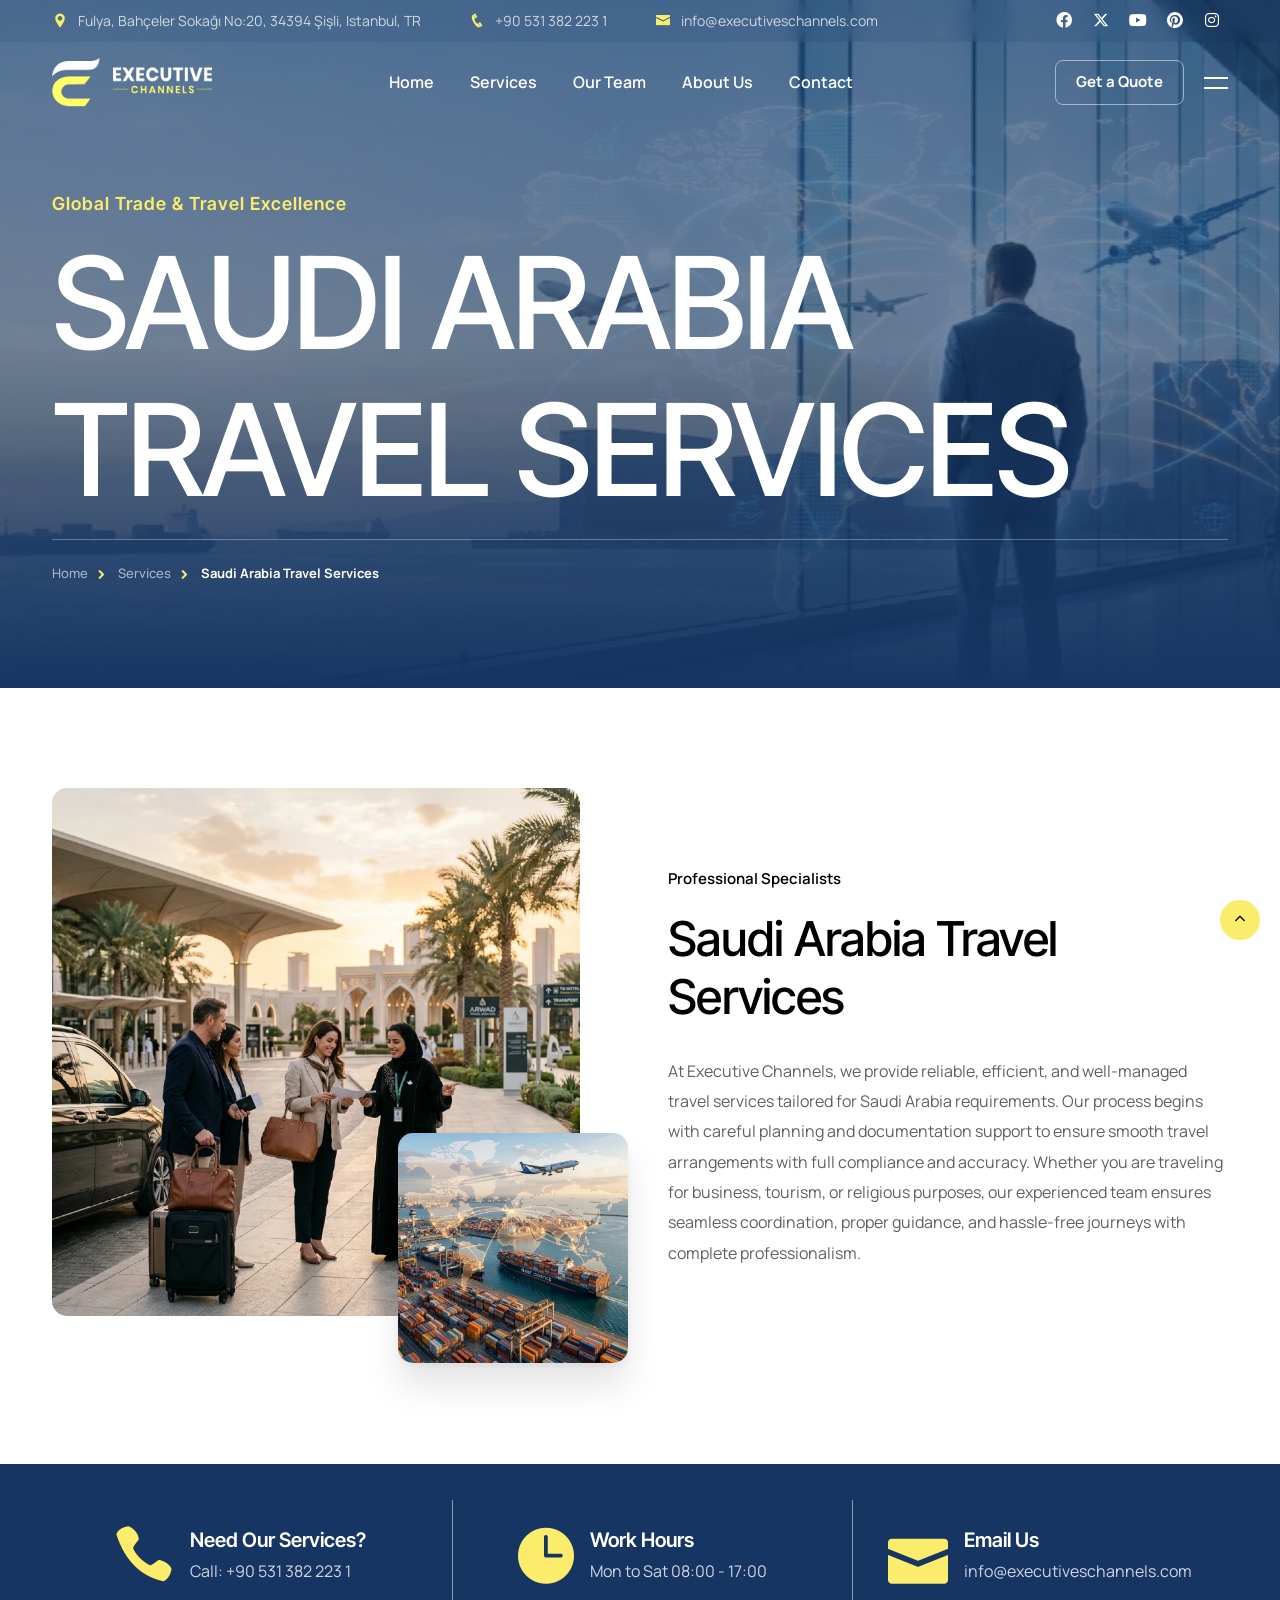
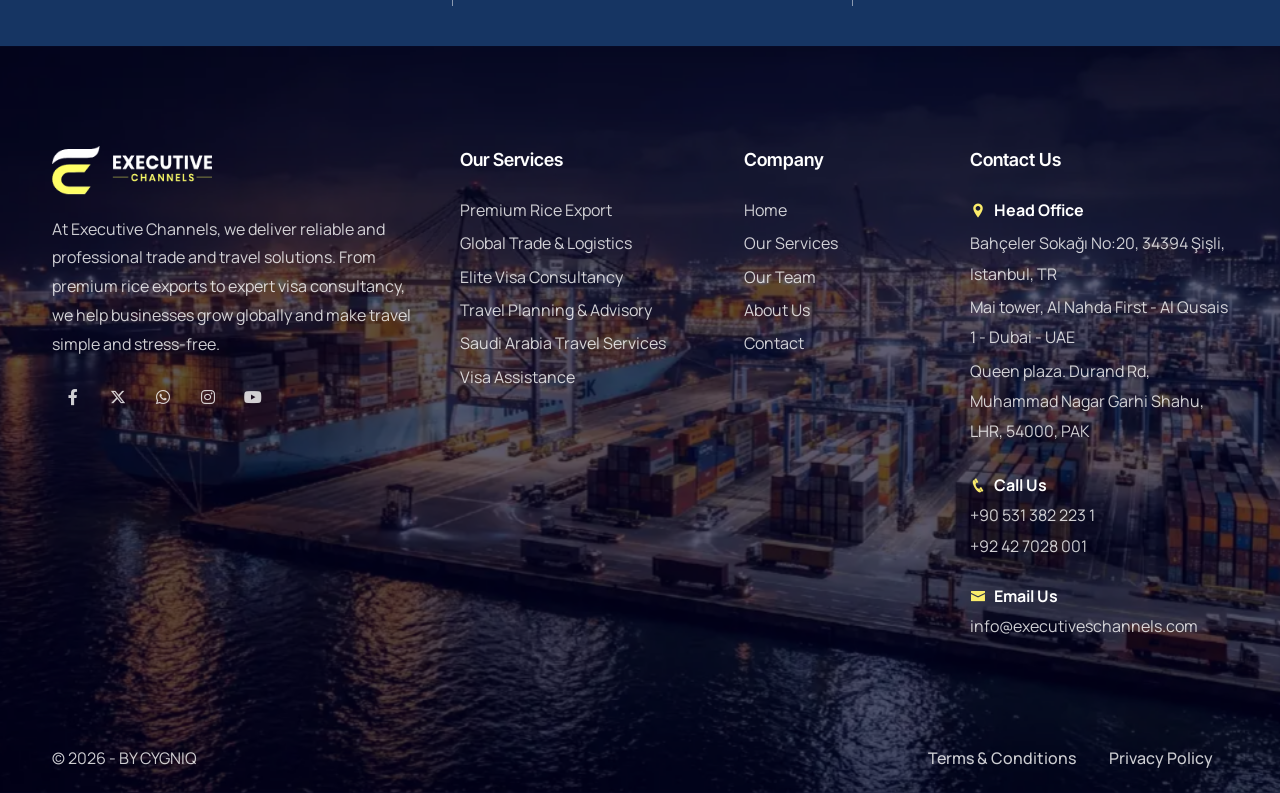
<file: saudi-arabia.html>
<!DOCTYPE html>
<html lang="en">


<!--service-single.html 10:03:49 GMT -->
<head>
    <title>Executive Channels – Connecting Trade & Travel</title>
    <link rel="icon" href="images/icon.webp" type="image/gif" sizes="16x16">
    <meta content="text/html;charset=utf-8" http-equiv="Content-Type">
    <meta content="width=device-width, initial-scale=1.0" name="viewport" >
    <meta content="Executive Channels – Connecting Trade & Travel" name="description">
    <meta content="" name="keywords" >
    <meta content="" name="author" >
    <!-- CSS Files
    ================================================== -->
    <link href="css/bootstrap.min.css" rel="stylesheet" type="text/css" id="bootstrap">
    <link href="css/plugins.css" rel="stylesheet" type="text/css" >
    <link href="css/swiper.css" rel="stylesheet" type="text/css" >
    <link href="css/style.css" rel="stylesheet" type="text/css" >
    <!-- color scheme -->
    <link id="colors" href="css/colors/scheme-1.css" rel="stylesheet" type="text/css" >

</head>

<body>
    <div id="wrapper">
        <a href="#" id="back-to-top"></a>

        <!-- preloader begin -->
        <div id="de-loader"></div>
        <!-- preloader end -->

         <!-- header begin -->
        <header class="transparent">
            <div id="topbar">
                <div class="container">
                    <div class="row">
                        <div class="col-lg-12">
                            <div class="d-flex justify-content-between xs-hide">
                                <div class="d-flex">
                                    <div class="topbar-widget me-5"><a href="#"><i class="icofont-location-pin"></i>Fulya, Bahçeler Sokağı No:20, 34394 Şişli, Istanbul, TR</a></div>
                                    <div class="topbar-widget me-5"><a href="#"><i class="icofont-phone"></i>+90 531 382 223 1</a></div>
                                    <div class="topbar-widget me-5"><a href="#"><i class="icofont-envelope"></i>info@executiveschannels.com</a></div>
                                </div>

                                <div class="d-flex">
                                    <div class="social-icons">
                                        <a href="#"><i class="fa-brands fa-facebook fa-lg"></i></a>
                                        <a href="#"><i class="fa-brands fa-x-twitter fa-lg"></i></a>
                                        <a href="#"><i class="fa-brands fa-youtube fa-lg"></i></a>
                                        <a href="#"><i class="fa-brands fa-pinterest fa-lg"></i></a>
                                        <a href="#"><i class="fa-brands fa-instagram fa-lg"></i></a>
                                    </div>
                                </div>
                            </div>
                        </div>
                    </div>
                    <div class="clearfix"></div>
                </div>
            </div>

            <div class="container">
                <div class="row">
                    <div class="col-md-12">
                        <div class="de-flex sm-pt10">
                            <div class="de-flex-col">
                                <!-- logo begin -->
                                <div id="logo">
                                    <a href="/">
                                        <img class="logo-main" src="images/logo-white.webp" alt="" >
                                        <img class="logo-mobile" src="images/logo-white.webp" alt="" >
                                    </a>
                                </div>
                                <!-- logo end -->
                            </div>
                            <div class="de-flex-col header-col-mid">
                                <!-- mainemenu begin -->
                                <ul id="mainmenu">
                                    <li><a class="menu-item" href="/">Home</a></li>
                                    <li><a class="menu-item" href="services.html">Services</a></li>
                                    <!-- <li><a class="menu-item" href="testimonials.html">Testimonials</a></li> -->
                                    <li><a class="menu-item" href="team.html">Our Team</a></li>
                                    <li><a class="menu-item" href="about.html">About Us</a></li>
                                    <li><a class="menu-item" href="contact.html">Contact</a></li>
                                </ul>
                                <!-- mainmenu end -->
                            </div>
                            <div class="de-flex-col">
                                <div class="menu_side_area">
                                    <a href="get-a-quote.html" class="btn-main btn-line fx-slide hover-white"><span>Get a Quote</span></a>
                                    <span id="menu-btn"></span>
                                </div>

                                <div id="btn-extra">
                                    <span></span>
                                    <span></span>
                                </div>
                            </div>
                        </div>
                    </div>
                </div>
            </div>
        </header>
        <!-- header end -->
        <!-- content begin -->
        <div class="no-bottom no-top" id="content">

            <div id="top"></div>

            <section id="subheader" class="bg-dark text-light relative jarallax">
                <img src="images/background/w2.webp" class="jarallax-img" alt="">
                <div class="container relative z-2">
                    <div class="row gy-4 gx-5 align-items-center">
                        <div class="col-lg-12">
                            <div class="spacer-double sm-hide"></div>
                            <h5 class="wow fadeInUp">Global Trade & Travel Excellence</h5>
                            <h1 class="mb-3 wow fadeInUp" data-wow-delay=".2s">Saudi Arabia Travel Services</h1>
                            <div class="border-bottom mb-3"></div>
                            <ul class="crumb wow fadeInUp">
                                <li><a href="/">Home</a></li>
                                <li><a href="services.html">Services</a></li>
                                <li class="active">Saudi Arabia Travel Services</li>
                            </ul>   
                        </div>
                    </div>
                </div>

                <div class="gradient-edge-bottom h-50"></div>
                <div class="sw-overlay"></div>
            </section>
             
            <section>
                <div class="container">
                <div class="row g-4 align-items-center">
                    <div class="col-lg-6">
                        <div class="relative">
                            <div class="w-100 pe-5 pb-5 wow scaleIn">
                                <img src="images/services/5.webp" class="w-100 rounded-1" alt="">
                            </div>
                            <img src="images/services/2.webp" class="w-40 rounded-1 abs end-0 bottom-0 z-2 soft-shadow wow scaleIn" data-wow-delay=".2s" alt="">
                        </div>
                    </div>
                    <div class="col-lg-6">
                        <div class="ps-lg-3">
                            <div class="subtitle id-color wow fadeInUp" data-wow-delay=".2s">Professional Specialists</div>
                            <h2 class="wow fadeInUp" data-wow-delay=".4s">Saudi Arabia Travel Services</h2>
                            <p>
                                At Executive Channels, we provide reliable, efficient, and well-managed travel services tailored for Saudi Arabia requirements. Our process begins with careful planning and documentation support to ensure smooth travel arrangements with full compliance and accuracy. Whether you are traveling for business, tourism, or religious purposes, our experienced team ensures seamless coordination, proper guidance, and hassle-free journeys with complete professionalism.
                            </p>
                        </div>
                    </div>
                </div>
            </section>

            <!-- <section class="bg-light">
                <div class="container">
                    <div class="row g-4">
                        <div class="col-lg-3 col-md-6 wow fadeInUp">
                            <div class="relative">
                                <i class="abs fs-40 p-2 bg-color icon_check rounded-1 text-dark"></i>
                                <div class="ps-5 ms-4">
                                    <h4>Certified professionals with years of export experience</h4>
                                </div>
                            </div>
                        </div>

                        <div class="col-lg-3 col-md-6 wow fadeInUp">
                            <div class="relative">
                                <i class="abs fs-40 p-2 bg-color icon_check rounded-1 text-dark"></i>
                                <div class="ps-5 ms-4">
                                    <h4>Compatible solutions for retail, wholesale, and bulk supply</h4>
                                </div>
                            </div>
                        </div>

                        <div class="col-lg-3 col-md-6 wow fadeInUp">
                            <div class="relative">
                                <i class="abs fs-40 p-2 bg-color icon_check rounded-1 text-dark"></i>
                                <div class="ps-5 ms-4">
                                    <h4>Efficient logistics for both domestic and international markets</h4>
                                </div>
                            </div>
                        </div>

                        <div class="col-lg-3 col-md-6 wow fadeInUp">
                            <div class="relative">
                                <i class="abs fs-40 p-2 bg-color icon_check rounded-1 text-dark"></i>
                                <div class="ps-5 ms-4">
                                    <h4>End-to-end service from sourcing to shipment and delivery</h4>
                                </div>
                            </div>
                        </div>

                    </div>
                </div>
            </section>


            <section>
                <div class="container">
                    <div class="row">
                        <div class="col-lg-12 text-center">
                            <div class="subtitle">How It Works</div>
                            <h2>Export & Delivery Process</h2>
                        </div>
                    </div>
                    
                    <div class="row g-4 justify-content-center">
                      <div class="col-6 col-md-3 de-step de-step-arrow">
                        <div class="de-step-icon">
                        <i class="fas fa-check-circle fa-2x"></i>
                        </div>
                        <h4 class="fw-bold">Product Sourcing & Quality Check</h4>
                        <p>We carefully source premium rice and perform strict quality inspections to ensure it meets international standards
                            for purity and grade.</p>
                      </div>
                      <div class="col-6 col-md-3 de-step de-step-arrow">
                        <div class="de-step-icon">
                          <i class="fas fa-file-alt fa-2x"></i>
                        </div>
                        <h4 class="fw-bold">Documentation & Compliance</h4>
                        <p>Our team handles all export paperwork, certifications, and trade compliance to ensure a smooth and legal shipping
                            process.</p>
                      </div>
                      <div class="col-6 col-md-3 de-step de-step-arrow">
                        <div class="de-step-icon">
                        <i class="fas fa-box fa-2x"></i>
                        </div>
                        <h4 class="fw-bold">Packaging & Logistics</h4>
                        <p>We use secure, high-quality packaging and manage efficient logistics to maintain freshness and ensure safe
                            transportation worldwide.</p>
                      </div>
                      <div class="col-6 col-md-3 de-step">
                        <div class="de-step-icon">
                        <i class="fas fa-truck fa-2x"></i>
                        </div>
                        <h4 class="fw-bold">Shipment & Delivery</h4>
                        <p>After final checks and coordination, your order is shipped and delivered on time, ready for distribution in your
                            target market.</p>
                      </div>
                    </div>

                </div>
            </section> -->


            <section class="bg-dark text-light pt-60 pb-40">
                <div class="container">
                    <div class="row">
                        <div class="col-lg-12">
                            <div class="relative">
                                <div class="row g-4 grid-divider sm-hide">
                                    <div class="col-lg-4 col-md-6 mb-sm-30">
                                        <div class="d-flex justify-content-center">
                                            <i class="fs-60 id-color icon_phone"></i>
                                            <div class="ms-3">
                                                <h4 class="mb-0">Need Our Services?</h4>
                                                <p>Call: +90 531 382 223 1</p>
                                            </div>
                                        </div>
                                    </div>
                                    
                                    <div class="col-lg-4 col-md-6 mb-sm-30">
                                        <div class="d-flex justify-content-center">
                                            <i class="fs-60 id-color icon_clock"></i>
                                            <div class="ms-3">
                                                <h4 class="mb-0">Work Hours</h4>
                                                <p>Mon to Sat 08:00 - 17:00</p>
                                            </div>
                                        </div>
                                    </div>

                                    <div class="col-lg-4 col-md-6 mb-sm-30">
                                        <div class="d-flex justify-content-center">
                                            <i class="fs-60 id-color icon_mail"></i>
                                            <div class="ms-3">
                                                <h4 class="mb-0">Email Us</h4>
                                                <p>info@executiveschannels.com</p>
                                            </div>
                                        </div>
                                    </div>
                                    
                                </div>
                            </div>
                        </div>
                    </div>
                </div>
            </section>            

        </div>
        <!-- content end -->

    <!-- footer begin -->
        <footer class="section-dark">
          <div class="container relative z-2">
            <div class="row gx-5">
              <div class="col-lg-4 col-sm-6">
                <img src="images/logo-white.webp" class="logo-footer" alt="">
                <div class="spacer-20"></div>
                <p>At Executive Channels, we deliver reliable and professional trade and travel solutions. From premium rice exports to expert visa consultancy, we help businesses grow globally and make travel simple and stress-free.</p>

                <div class="social-icons mb-sm-30">
                  <a href="#"><i class="fa-brands fa-facebook-f"></i></a>
                  <a href="#"><i class="fa-brands fa-x-twitter"></i></a>
                  <a href="#"><i class="fa-brands fa-whatsapp"></i></a>
                  <a href="#"><i class="fa-brands fa-instagram"></i></a>
                  <a href="#"><i class="fa-brands fa-youtube"></i></a>
                </div>
              </div>

              <div class="col-lg-5 col-sm-12 order-lg-1 order-sm-2">
                <div class="row">
                  <div class="col-lg-7 col-sm-6">
                    <div class="widget">
                      <h5>Our Services</h5>
                      <ul>
                        <li><a href="services.html">Premium Rice Export</a></li>
                        <li><a href="services.html">Global Trade & Logistics</a></li>
                        <li><a href="services.html">Elite Visa Consultancy</a></li>
                        <li><a href="services.html">Travel Planning & Advisory</a></li>
                        <li><a href="services.html">Saudi Arabia Travel Services</a></li>
                        <li><a href="services.html">Visa Assistance</a></li>
                      </ul>
                    </div>
                  </div>

                  <div class="col-lg-5 col-sm-6">
                    <div class="widget">
                      <h5>Company</h5>
                      <ul>
                        <li><a href="/">Home</a></li>
                        <li><a href="services.html">Our Services</a></li>
                        <li><a href="team.html">Our Team</a></li>
                        <li><a href="about.html">About Us</a></li>
                        <!-- <li><a href="testimonials.html">Testimonials</a></li> -->
                        <li><a href="contact.html">Contact</a></li>
                      </ul>
                    </div>
                  </div>
                </div>
              </div>

              <div class="col-lg-3 col-sm-6 order-lg-2 order-sm-1">
                <div class="widget">
                  <h5>Contact Us</h5>

                  <div class="fw-bold text-white d-flex align-items-center">
                    <i class="icofont-location-pin me-2 id-color"></i><span>Head Office</span>
                </div>
                <ul>
                    <li>
                        <a href="#">Bahçeler Sokağı No:20, 34394 Şişli, Istanbul, TR</a>
                    </li>
                    <li>
                        <a href="#">Mai tower, Al Nahda First - Al Qusais 1 - Dubai - UAE</a>
                        </li>
                        <li>
                        <a href="#">Queen plaza. Durand Rd, Muhammad Nagar Garhi Shahu, LHR, 54000, PAK</a>
                    </li>
                </ul>
                  <div class="spacer-20"></div>

                  <div class="fw-bold text-white d-flex align-items-center">
                    <i class="icofont-phone me-2 id-color"></i><span>Call Us</span>
                  </div>
                  +90 531 382 223 1
                    <br />+92 42 7028 001

                  <div class="spacer-20"></div>

                  <div class="fw-bold text-white d-flex align-items-center">
                    <i class="icofont-envelope me-2 id-color"></i><span>Email Us</span>
                  </div>
                  info@executiveschannels.com
                </div>
              </div>
            </div>
          </div>

          <div class="subfooter">
            <div class="container">
              <div class="row">
                <div class="col-md-12">
                  <div class="de-flex">
                    <div class="de-flex-col">
                    <a href="cygniq.com"> &copy; 2026 - BY CYGNIQ</a>
                    </div>
                    <ul class="menu-simple">
                      <li><a href="#">Terms &amp; Conditions</a></li>
                      <li><a href="#">Privacy Policy</a></li>
                    </ul>
                  </div>
                </div>
              </div>
            </div>
          </div>

        <div class="footer-bg-image">
            <img src="images/misc/c11.webp" class="wow fadeInRight" data-wow-duration="2s" alt="">
        </div>
        
        </footer>
        <!-- footer end -->
    </div>
    <!-- overlay content begin -->
    <div id="extra-wrap" class="text-light">
        <div id="btn-close">
            <span></span>
            <span></span>
        </div>

        <div id="extra-content">
            <img src="images/logo-white.webp" class="w-150px" alt="">

            <div class="spacer-30-line"></div>

            <h5>Our Services</h5>
            <ul class="ul-check">
                <li>Premium Rice Export</li>
                <li>Global Trade & Logistics</li>
                <li>Elite Visa Consultancy</li>
                <li>Travel Planning & Advisory</li>
                <li>Saudi Arabia Travel Services</li>
                <li>Visa Assistance</li>
            </ul>

            <div class="spacer-30-line"></div>

            <h5>Contact Us</h5>
            <div><i class="icofont-clock-time me-2 op-5"></i>Monday - Friday 08.00 - 18.00</div>
            <div><i class="icofont-location-pin me-2 op-5"></i>Fulya, Bahçeler Sokağı No:20, 34394 Şişli, Istanbul, TR </div>
            <div><i class="icofont-envelope me-2 op-5"></i>info@executiveschannels.com</div>

            <div class="spacer-30-line"></div>

            <h5>About Us</h5>
            <p>At Executive Channels, we deliver reliable and professional trade and travel solutions. From premium rice exports to expert visa consultancy, we help businesses grow globally and make travel simple and stress-free.</p>

            <div class="social-icons">
                <a href="#"><i class="fa-brands fa-facebook-f"></i></a>
                <a href="#"><i class="fa-brands fa-x-twitter"></i></a>
                <a href="#"><i class="fa-brands fa-instagram"></i></a>
                <a href="#"><i class="fa-brands fa-youtube"></i></a>
                <a href="#"><i class="fa-brands fa-whatsapp"></i></a>
            </div>
        </div>
    </div>



    <!-- Javascript Files
    ================================================== -->
    <script src="js/plugins.js"></script>
    <script src="js/designesia.js"></script>
    <script src="js/swiper.js"></script>
    <script src="js/custom-swiper-1.js"></script>
    <script src="js/custom-marquee.js"></script>

</body>


<!--service-single.html 10:03:51 GMT -->
</html>
</file>
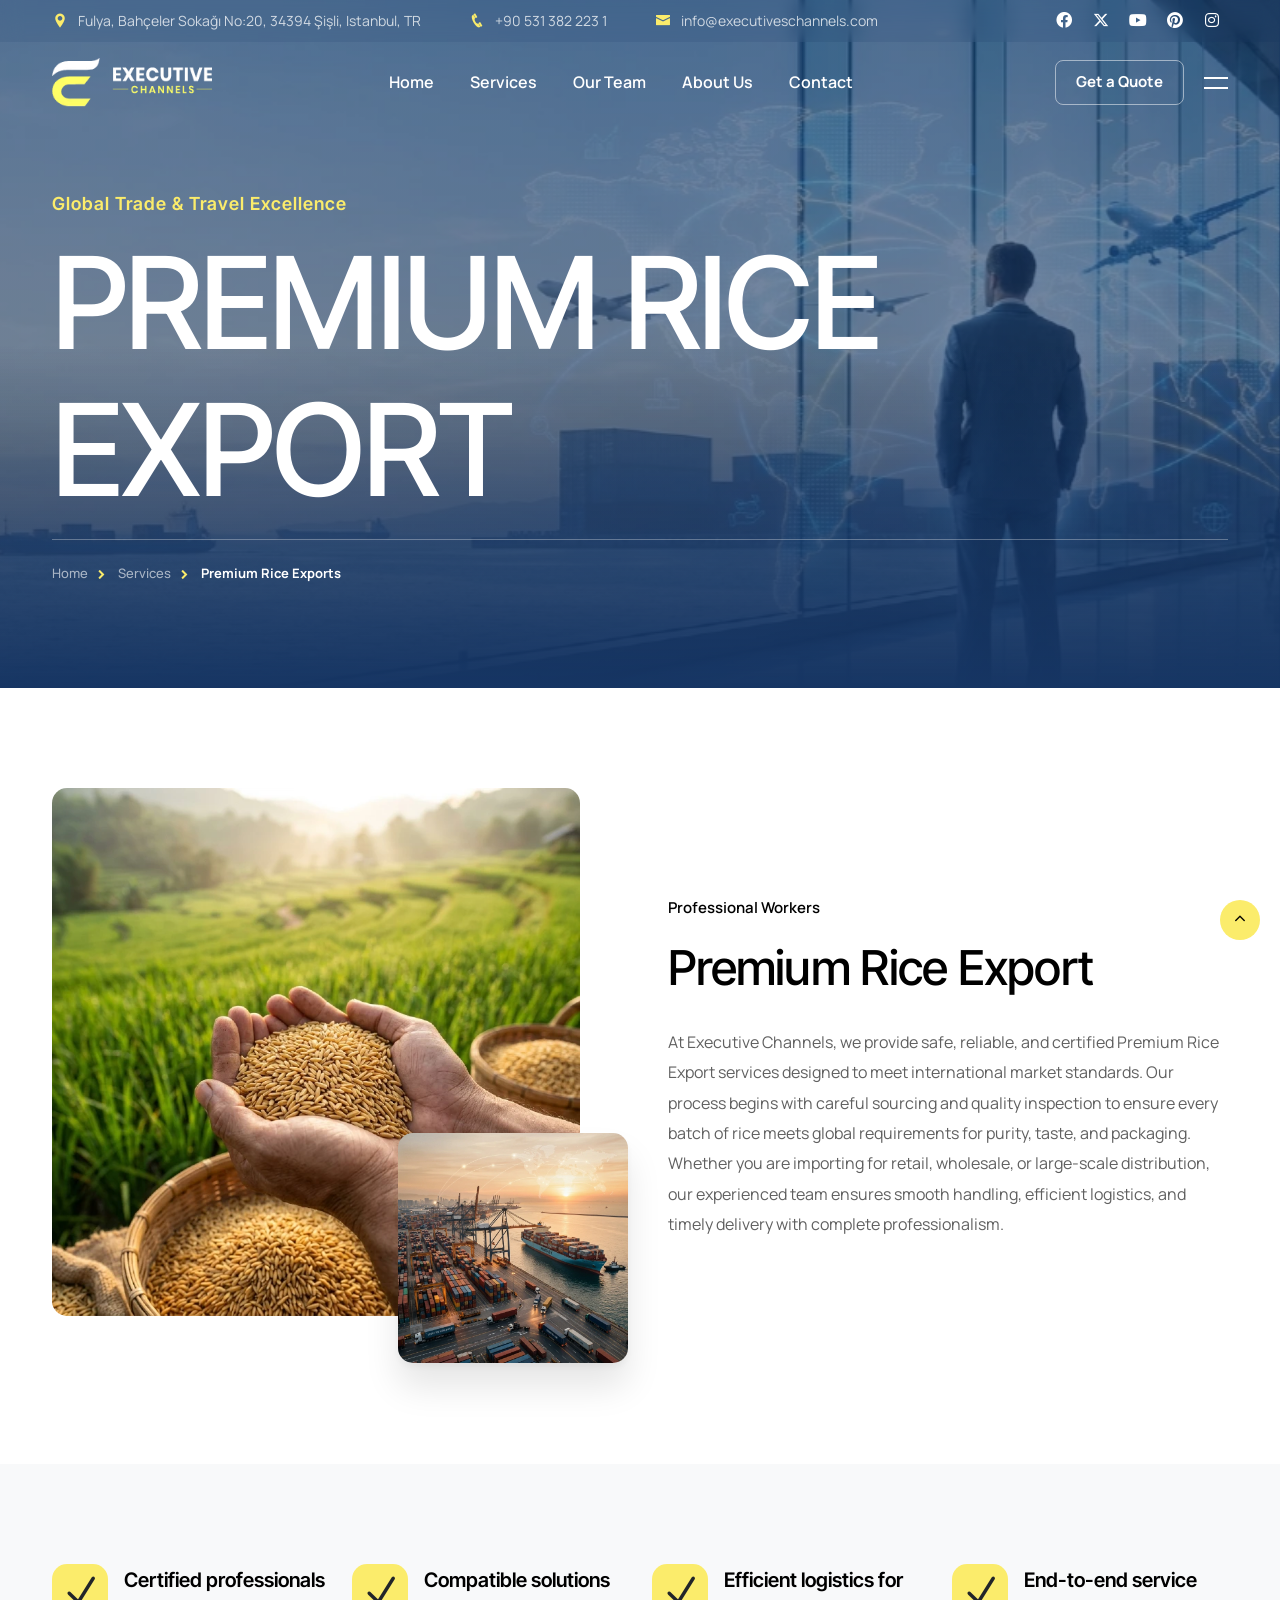
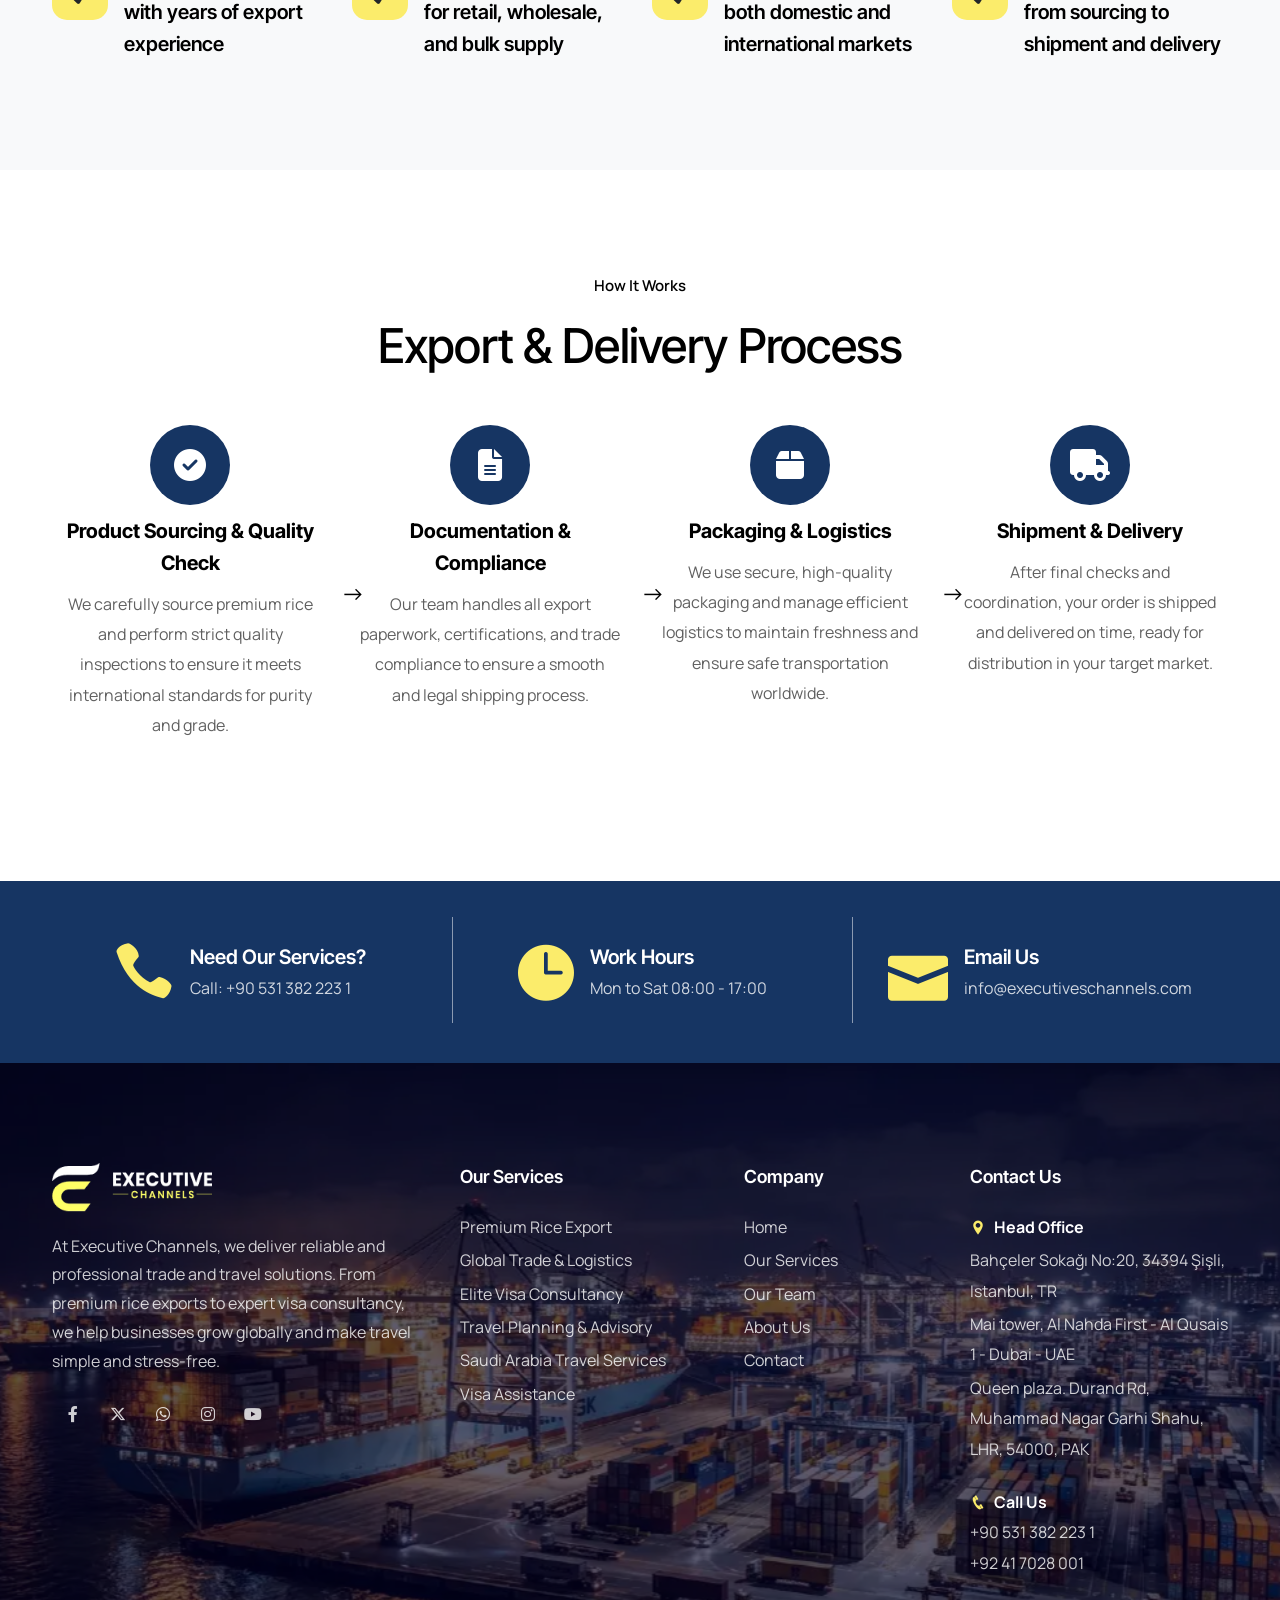
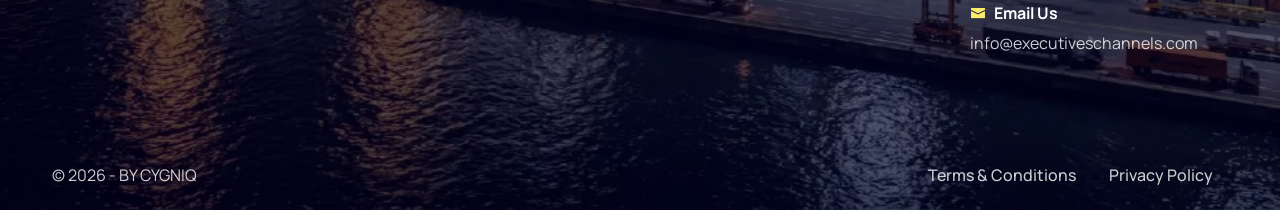
<file: service-single.html>
<!DOCTYPE html>
<html lang="en">


<!--service-single.html 10:03:49 GMT -->
<head>
    <title>Executive Channels – Connecting Trade & Travel</title>
    <link rel="icon" href="images/icon.webp" type="image/gif" sizes="16x16">
    <meta content="text/html;charset=utf-8" http-equiv="Content-Type">
    <meta content="width=device-width, initial-scale=1.0" name="viewport" >
    <meta content="Solaria - Ecology & Solar Energy HTML Template" name="description" >
    <meta content="" name="keywords" >
    <meta content="" name="author" >
    <!-- CSS Files
    ================================================== -->
    <link href="css/bootstrap.min.css" rel="stylesheet" type="text/css" id="bootstrap">
    <link href="css/plugins.css" rel="stylesheet" type="text/css" >
    <link href="css/swiper.css" rel="stylesheet" type="text/css" >
    <link href="css/style.css" rel="stylesheet" type="text/css" >
    <!-- color scheme -->
    <link id="colors" href="css/colors/scheme-1.css" rel="stylesheet" type="text/css" >

</head>

<body>
    <div id="wrapper">
        <a href="#" id="back-to-top"></a>

        <!-- preloader begin -->
        <div id="de-loader"></div>
        <!-- preloader end -->

         <!-- header begin -->
        <header class="transparent">
            <div id="topbar">
                <div class="container">
                    <div class="row">
                        <div class="col-lg-12">
                            <div class="d-flex justify-content-between xs-hide">
                                <div class="d-flex">
                                    <div class="topbar-widget me-5"><a href="#"><i class="icofont-location-pin"></i>Fulya, Bahçeler Sokağı No:20, 34394 Şişli, Istanbul, TR</a></div>
                                    <div class="topbar-widget me-5"><a href="#"><i class="icofont-phone"></i>+90 531 382 223 1</a></div>
                                    <div class="topbar-widget me-5"><a href="#"><i class="icofont-envelope"></i>info@executiveschannels.com</a></div>
                                </div>

                                <div class="d-flex">
                                    <div class="social-icons">
                                        <a href="#"><i class="fa-brands fa-facebook fa-lg"></i></a>
                                        <a href="#"><i class="fa-brands fa-x-twitter fa-lg"></i></a>
                                        <a href="#"><i class="fa-brands fa-youtube fa-lg"></i></a>
                                        <a href="#"><i class="fa-brands fa-pinterest fa-lg"></i></a>
                                        <a href="#"><i class="fa-brands fa-instagram fa-lg"></i></a>
                                    </div>
                                </div>
                            </div>
                        </div>
                    </div>
                    <div class="clearfix"></div>
                </div>
            </div>

            <div class="container">
                <div class="row">
                    <div class="col-md-12">
                        <div class="de-flex sm-pt10">
                            <div class="de-flex-col">
                                <!-- logo begin -->
                                <div id="logo">
                                    <a href="/">
                                        <img class="logo-main" src="images/logo-white.webp" alt="" >
                                        <img class="logo-mobile" src="images/logo-white.webp" alt="" >
                                    </a>
                                </div>
                                <!-- logo end -->
                            </div>
                            <div class="de-flex-col header-col-mid">
                                <!-- mainemenu begin -->
                                <ul id="mainmenu">
                                    <li><a class="menu-item" href="/">Home</a></li>
                                    <li><a class="menu-item" href="services.html">Services</a></li>
                                    <!-- <li><a class="menu-item" href="testimonials.html">Testimonials</a></li> -->
                                    <li><a class="menu-item" href="team.html">Our Team</a></li>
                                    <li><a class="menu-item" href="about.html">About Us</a></li>
                                    <li><a class="menu-item" href="contact.html">Contact</a></li>
                                </ul>
                                <!-- mainmenu end -->
                            </div>
                            <div class="de-flex-col">
                                <div class="menu_side_area">
                                    <a href="get-a-quote.html" class="btn-main btn-line fx-slide hover-white"><span>Get a Quote</span></a>
                                    <span id="menu-btn"></span>
                                </div>

                                <div id="btn-extra">
                                    <span></span>
                                    <span></span>
                                </div>
                            </div>
                        </div>
                    </div>
                </div>
            </div>
        </header>
        <!-- header end -->
        <!-- content begin -->
        <div class="no-bottom no-top" id="content">

            <div id="top"></div>

            <section id="subheader" class="bg-dark text-light relative jarallax">
                <img src="images/background/w2.webp" class="jarallax-img" alt="">
                <div class="container relative z-2">
                    <div class="row gy-4 gx-5 align-items-center">
                        <div class="col-lg-12">
                            <div class="spacer-double sm-hide"></div>
                            <h5 class="wow fadeInUp">Global Trade & Travel Excellence</h5>
                            <h1 class="mb-3 wow fadeInUp" data-wow-delay=".2s">Premium Rice Export</h1>
                            <div class="border-bottom mb-3"></div>
                            <ul class="crumb wow fadeInUp">
                                <li><a href="/">Home</a></li>
                                <li><a href="services.html">Services</a></li>
                                <li class="active">Premium Rice Exports</li>
                            </ul>   
                        </div>
                    </div>
                </div>

                <div class="gradient-edge-bottom h-50"></div>
                <div class="sw-overlay"></div>
            </section>
             
            <section>
                <div class="container">
                <div class="row g-4 align-items-center">
                    <div class="col-lg-6">
                        <div class="relative">
                            <div class="w-100 pe-5 pb-5 wow scaleIn">
                                <img src="images/misc/s4.webp" class="w-100 rounded-1" alt="">
                            </div>
                            <img src="images/misc/s1.webp" class="w-40 rounded-1 abs end-0 bottom-0 z-2 soft-shadow wow scaleIn" data-wow-delay=".2s" alt="">
                        </div>
                    </div>
                    <div class="col-lg-6">
                        <div class="ps-lg-3">
                            <div class="subtitle id-color wow fadeInUp" data-wow-delay=".2s">Professional Workers</div>
                            <h2 class="wow fadeInUp" data-wow-delay=".4s">Premium Rice Export</h2>
                            <p>
                                At Executive Channels, we provide safe, reliable, and certified Premium Rice Export services designed to meet
                                international market standards. Our process begins with careful sourcing and quality inspection to ensure every batch of
                                rice meets global requirements for purity, taste, and packaging. Whether you are importing for retail, wholesale, or
                                large-scale distribution, our experienced team ensures smooth handling, efficient logistics, and timely delivery with
                                complete professionalism.
                            </p>
                        </div>
                    </div>
                </div>
            </section>

            <section class="bg-light">
                <div class="container">
                    <div class="row g-4">
                        <div class="col-lg-3 col-md-6 wow fadeInUp">
                            <div class="relative">
                                <i class="abs fs-40 p-2 bg-color icon_check rounded-1 text-dark"></i>
                                <div class="ps-5 ms-4">
                                    <h4>Certified professionals with years of export experience</h4>
                                </div>
                            </div>
                        </div>

                        <div class="col-lg-3 col-md-6 wow fadeInUp">
                            <div class="relative">
                                <i class="abs fs-40 p-2 bg-color icon_check rounded-1 text-dark"></i>
                                <div class="ps-5 ms-4">
                                    <h4>Compatible solutions for retail, wholesale, and bulk supply</h4>
                                </div>
                            </div>
                        </div>

                        <div class="col-lg-3 col-md-6 wow fadeInUp">
                            <div class="relative">
                                <i class="abs fs-40 p-2 bg-color icon_check rounded-1 text-dark"></i>
                                <div class="ps-5 ms-4">
                                    <h4>Efficient logistics for both domestic and international markets</h4>
                                </div>
                            </div>
                        </div>

                        <div class="col-lg-3 col-md-6 wow fadeInUp">
                            <div class="relative">
                                <i class="abs fs-40 p-2 bg-color icon_check rounded-1 text-dark"></i>
                                <div class="ps-5 ms-4">
                                    <h4>End-to-end service from sourcing to shipment and delivery</h4>
                                </div>
                            </div>
                        </div>

                    </div>
                </div>
            </section>


            <section>
                <div class="container">
                    <div class="row">
                        <div class="col-lg-12 text-center">
                            <div class="subtitle">How It Works</div>
                            <h2>Export & Delivery Process</h2>
                        </div>
                    </div>
                    
                    <div class="row g-4 justify-content-center">
                      <div class="col-6 col-md-3 de-step de-step-arrow">
                        <div class="de-step-icon">
                        <i class="fas fa-check-circle fa-2x"></i>
                        </div>
                        <h4 class="fw-bold">Product Sourcing & Quality Check</h4>
                        <p>We carefully source premium rice and perform strict quality inspections to ensure it meets international standards
                            for purity and grade.</p>
                      </div>
                      <div class="col-6 col-md-3 de-step de-step-arrow">
                        <div class="de-step-icon">
                          <i class="fas fa-file-alt fa-2x"></i>
                        </div>
                        <h4 class="fw-bold">Documentation & Compliance</h4>
                        <p>Our team handles all export paperwork, certifications, and trade compliance to ensure a smooth and legal shipping
                            process.</p>
                      </div>
                      <div class="col-6 col-md-3 de-step de-step-arrow">
                        <div class="de-step-icon">
                        <i class="fas fa-box fa-2x"></i>
                        </div>
                        <h4 class="fw-bold">Packaging & Logistics</h4>
                        <p>We use secure, high-quality packaging and manage efficient logistics to maintain freshness and ensure safe
                            transportation worldwide.</p>
                      </div>
                      <div class="col-6 col-md-3 de-step">
                        <div class="de-step-icon">
                        <i class="fas fa-truck fa-2x"></i>
                        </div>
                        <h4 class="fw-bold">Shipment & Delivery</h4>
                        <p>After final checks and coordination, your order is shipped and delivered on time, ready for distribution in your
                            target market.</p>
                      </div>
                    </div>

                </div>
            </section>


            <section class="bg-dark text-light pt-60 pb-40">
                <div class="container">
                    <div class="row">
                        <div class="col-lg-12">
                            <div class="relative">
                                <div class="row g-4 grid-divider sm-hide">
                                    <div class="col-lg-4 col-md-6 mb-sm-30">
                                        <div class="d-flex justify-content-center">
                                            <i class="fs-60 id-color icon_phone"></i>
                                            <div class="ms-3">
                                                <h4 class="mb-0">Need Our Services?</h4>
                                                <p>Call: +90 531 382 223 1</p>
                                            </div>
                                        </div>
                                    </div>
                                    
                                    <div class="col-lg-4 col-md-6 mb-sm-30">
                                        <div class="d-flex justify-content-center">
                                            <i class="fs-60 id-color icon_clock"></i>
                                            <div class="ms-3">
                                                <h4 class="mb-0">Work Hours</h4>
                                                <p>Mon to Sat 08:00 - 17:00</p>
                                            </div>
                                        </div>
                                    </div>

                                    <div class="col-lg-4 col-md-6 mb-sm-30">
                                        <div class="d-flex justify-content-center">
                                            <i class="fs-60 id-color icon_mail"></i>
                                            <div class="ms-3">
                                                <h4 class="mb-0">Email Us</h4>
                                                <p>info@executiveschannels.com</p>
                                            </div>
                                        </div>
                                    </div>
                                    
                                </div>
                            </div>
                        </div>
                    </div>
                </div>
            </section>            

        </div>
        <!-- content end -->

    <!-- footer begin -->
        <footer class="section-dark">
          <div class="container relative z-2">
            <div class="row gx-5">
              <div class="col-lg-4 col-sm-6">
                <img src="images/logo-white.webp" class="logo-footer" alt="">
                <div class="spacer-20"></div>
                <p>At Executive Channels, we deliver reliable and professional trade and travel solutions. From premium rice exports to expert visa consultancy, we help businesses grow globally and make travel simple and stress-free.</p>

                <div class="social-icons mb-sm-30">
                  <a href="#"><i class="fa-brands fa-facebook-f"></i></a>
                  <a href="#"><i class="fa-brands fa-x-twitter"></i></a>
                  <a href="#"><i class="fa-brands fa-whatsapp"></i></a>
                  <a href="#"><i class="fa-brands fa-instagram"></i></a>
                  <a href="#"><i class="fa-brands fa-youtube"></i></a>
                </div>
              </div>

              <div class="col-lg-5 col-sm-12 order-lg-1 order-sm-2">
                <div class="row">
                  <div class="col-lg-7 col-sm-6">
                    <div class="widget">
                      <h5>Our Services</h5>
                      <ul>
                        <li><a href="services.html">Premium Rice Export</a></li>
                        <li><a href="services.html">Global Trade & Logistics</a></li>
                        <li><a href="services.html">Elite Visa Consultancy</a></li>
                        <li><a href="services.html">Travel Planning & Advisory</a></li>
                        <li><a href="services.html">Saudi Arabia Travel Services</a></li>
                        <li><a href="services.html">Visa Assistance</a></li>
                      </ul>
                    </div>
                  </div>

                  <div class="col-lg-5 col-sm-6">
                    <div class="widget">
                      <h5>Company</h5>
                      <ul>
                        <li><a href="/">Home</a></li>
                        <li><a href="services.html">Our Services</a></li>
                        <li><a href="team.html">Our Team</a></li>
                        <li><a href="about.html">About Us</a></li>
                        <!-- <li><a href="testimonials.html">Testimonials</a></li> -->
                        <li><a href="contact.html">Contact</a></li>
                      </ul>
                    </div>
                  </div>
                </div>
              </div>

              <div class="col-lg-3 col-sm-6 order-lg-2 order-sm-1">
                <div class="widget">
                  <h5>Contact Us</h5>

                  <div class="fw-bold text-white d-flex align-items-center">
                    <i class="icofont-location-pin me-2 id-color"></i><span>Head Office</span>
                </div>
                <ul>
                    <li>
                        <a href="#">Bahçeler Sokağı No:20, 34394 Şişli, Istanbul, TR</a>
                    </li>
                    <li>
                        <a href="#">Mai tower, Al Nahda First - Al Qusais 1 - Dubai - UAE</a>
                        </li>
                        <li>
                        <a href="#">Queen plaza. Durand Rd, Muhammad Nagar Garhi Shahu, LHR, 54000, PAK</a>
                    </li>
                </ul>
                  <div class="spacer-20"></div>

                  <div class="fw-bold text-white d-flex align-items-center">
                    <i class="icofont-phone me-2 id-color"></i><span>Call Us</span>
                  </div>
                  +90 531 382 223 1
                    <br />+92 41 7028 001

                  <div class="spacer-20"></div>

                  <div class="fw-bold text-white d-flex align-items-center">
                    <i class="icofont-envelope me-2 id-color"></i><span>Email Us</span>
                  </div>
                  info@executiveschannels.com
                </div>
              </div>
            </div>
          </div>

          <div class="subfooter">
            <div class="container">
              <div class="row">
                <div class="col-md-12">
                  <div class="de-flex">
                    <div class="de-flex-col">
                    <a href="cygniq.com"> &copy; 2026 - BY CYGNIQ</a>
                    </div>
                    <ul class="menu-simple">
                      <li><a href="#">Terms &amp; Conditions</a></li>
                      <li><a href="#">Privacy Policy</a></li>
                    </ul>
                  </div>
                </div>
              </div>
            </div>
          </div>

        <div class="footer-bg-image">
            <img src="images/misc/c11.webp" class="wow fadeInRight" data-wow-duration="2s" alt="">
        </div>
        
        </footer>
        <!-- footer end -->
    </div>
    <!-- overlay content begin -->
    <div id="extra-wrap" class="text-light">
        <div id="btn-close">
            <span></span>
            <span></span>
        </div>

        <div id="extra-content">
            <img src="images/logo-white.webp" class="w-150px" alt="">

            <div class="spacer-30-line"></div>

            <h5>Our Services</h5>
            <ul class="ul-check">
                <li>Premium Rice Export</li>
                <li>Global Trade & Logistics</li>
                <li>Elite Visa Consultancy</li>
                <li>Travel Planning & Advisory</li>
                <li>Saudi Arabia Travel Services</li>
                <li>Visa Assistance</li>
            </ul>

            <div class="spacer-30-line"></div>

            <h5>Contact Us</h5>
            <div><i class="icofont-clock-time me-2 op-5"></i>Monday - Friday 08.00 - 18.00</div>
            <div><i class="icofont-location-pin me-2 op-5"></i>Fulya, Bahçeler Sokağı No:20, 34394 Şişli, Istanbul, TR </div>
            <div><i class="icofont-envelope me-2 op-5"></i>info@executiveschannels.com</div>

            <div class="spacer-30-line"></div>

            <h5>About Us</h5>
            <p>At Executive Channels, we deliver reliable and professional trade and travel solutions. From premium rice exports to expert visa consultancy, we help businesses grow globally and make travel simple and stress-free.</p>

            <div class="social-icons">
                <a href="#"><i class="fa-brands fa-facebook-f"></i></a>
                <a href="#"><i class="fa-brands fa-x-twitter"></i></a>
                <a href="#"><i class="fa-brands fa-instagram"></i></a>
                <a href="#"><i class="fa-brands fa-youtube"></i></a>
                <a href="#"><i class="fa-brands fa-whatsapp"></i></a>
            </div>
        </div>
    </div>



    <!-- Javascript Files
    ================================================== -->
    <script src="js/plugins.js"></script>
    <script src="js/designesia.js"></script>
    <script src="js/swiper.js"></script>
    <script src="js/custom-swiper-1.js"></script>
    <script src="js/custom-marquee.js"></script>

</body>


<!--service-single.html 10:03:51 GMT -->
</html>
</file>
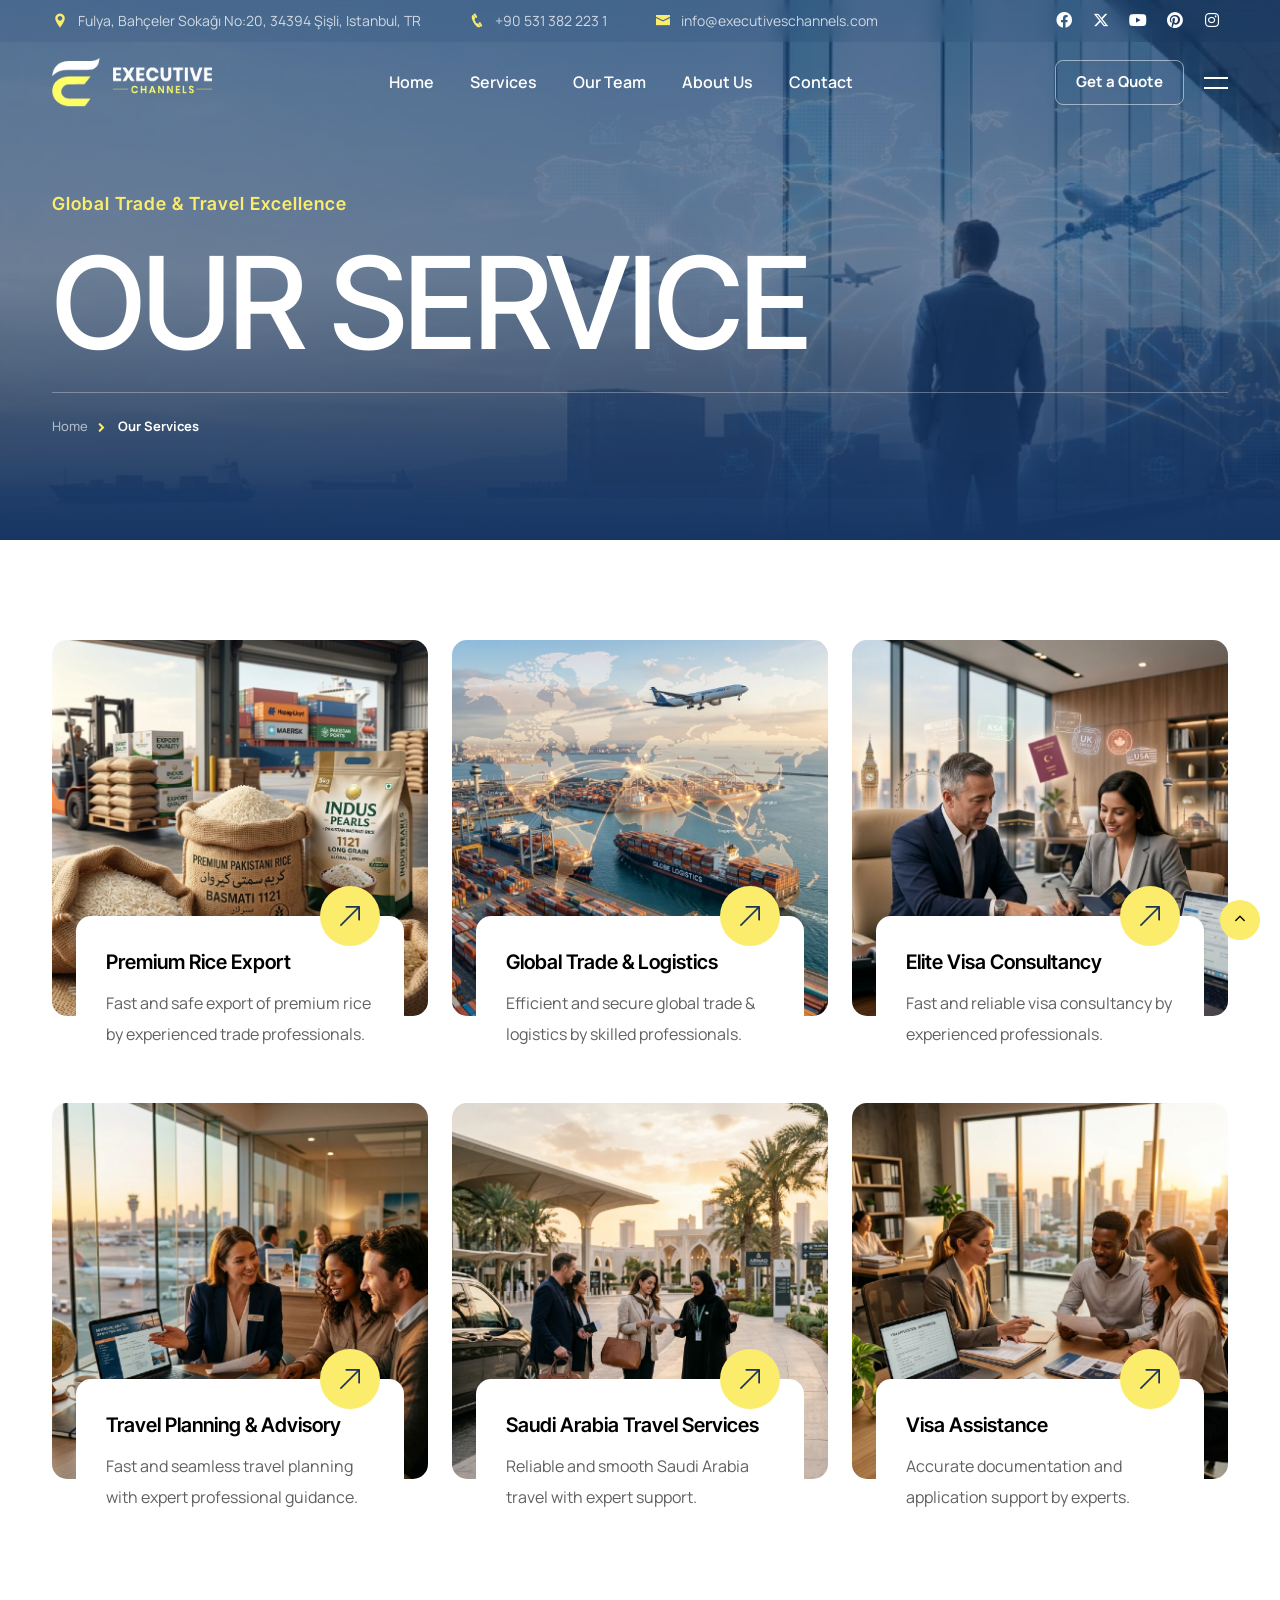
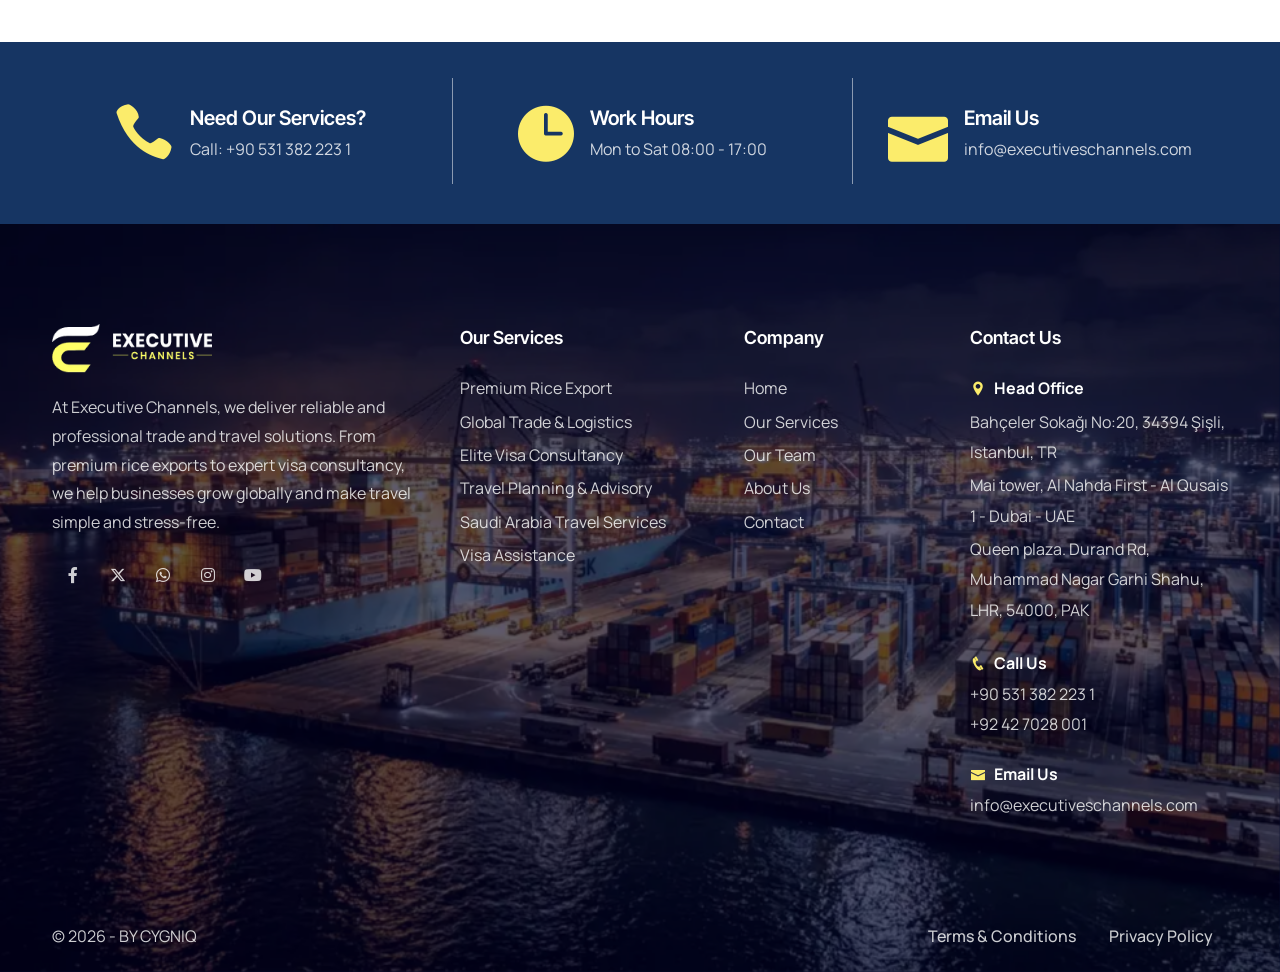
<file: services.html>
<!DOCTYPE html>
<html lang="en">


<!--services.html 10:03:47 GMT -->
<head>
    <title>Executive Channels – Connecting Trade & Travel</title>
    <link rel="icon" href="images/icon.webp" type="image/gif" sizes="16x16">
    <meta content="text/html;charset=utf-8" http-equiv="Content-Type">
    <meta content="width=device-width, initial-scale=1.0" name="viewport" >
    <meta content="Executive Channels – Connecting Trade & Travel" name="description">
    <meta content="" name="keywords" >
    <meta content="" name="author" >
    <!-- CSS Files
    ================================================== -->
    <link href="css/bootstrap.min.css" rel="stylesheet" type="text/css" id="bootstrap">
    <link href="css/plugins.css" rel="stylesheet" type="text/css" >
    <link href="css/swiper.css" rel="stylesheet" type="text/css" >
    <link href="css/style.css" rel="stylesheet" type="text/css" >
    <!-- color scheme -->
    <link id="colors" href="css/colors/scheme-1.css" rel="stylesheet" type="text/css" >

</head>

<body>
    <div id="wrapper">
        <a href="#" id="back-to-top"></a>

        <!-- preloader begin -->
        <div id="de-loader"></div>
        <!-- preloader end -->

        <!-- header begin -->
        <header class="transparent">
            <div id="topbar">
                <div class="container">
                    <div class="row">
                        <div class="col-lg-12">
                            <div class="d-flex justify-content-between xs-hide">
                                <div class="d-flex">
                                    <div class="topbar-widget me-5"><a href="#"><i class="icofont-location-pin"></i>Fulya, Bahçeler Sokağı No:20, 34394 Şişli, Istanbul, TR</a></div>
                                    <div class="topbar-widget me-5"><a href="#"><i class="icofont-phone"></i>+90 531 382 223 1</a></div>
                                    <div class="topbar-widget me-5"><a href="#"><i class="icofont-envelope"></i>info@executiveschannels.com</a></div>
                                </div>

                                <div class="d-flex">
                                    <div class="social-icons">
                                        <a href="#"><i class="fa-brands fa-facebook fa-lg"></i></a>
                                        <a href="#"><i class="fa-brands fa-x-twitter fa-lg"></i></a>
                                        <a href="#"><i class="fa-brands fa-youtube fa-lg"></i></a>
                                        <a href="#"><i class="fa-brands fa-pinterest fa-lg"></i></a>
                                        <a href="#"><i class="fa-brands fa-instagram fa-lg"></i></a>
                                    </div>
                                </div>
                            </div>
                        </div>
                    </div>
                    <div class="clearfix"></div>
                </div>
            </div>

            <div class="container">
                <div class="row">
                    <div class="col-md-12">
                        <div class="de-flex sm-pt10">
                            <div class="de-flex-col">
                                <!-- logo begin -->
                                <div id="logo">
                                    <a href="/">
                                        <img class="logo-main" src="images/logo-white.webp" alt="" >
                                        <img class="logo-mobile" src="images/logo-white.webp" alt="" >
                                    </a>
                                </div>
                                <!-- logo end -->
                            </div>
                            <div class="de-flex-col header-col-mid">
                                <!-- mainemenu begin -->
                                <ul id="mainmenu">
                                    <li><a class="menu-item" href="/">Home</a></li>
                                    <li><a class="menu-item" href="services.html">Services</a></li>
                                    <!-- <li><a class="menu-item" href="testimonials.html">Testimonials</a></li> -->
                                    <li><a class="menu-item" href="team.html">Our Team</a></li>
                                    <li><a class="menu-item" href="about.html">About Us</a></li>
                                    <li><a class="menu-item" href="contact.html">Contact</a></li>
                                </ul>
                                <!-- mainmenu end -->
                            </div>
                            <div class="de-flex-col">
                                <div class="menu_side_area">
                                    <a href="get-a-quote.html" class="btn-main btn-line fx-slide hover-white"><span>Get a Quote</span></a>
                                    <span id="menu-btn"></span>
                                </div>

                                <div id="btn-extra">
                                    <span></span>
                                    <span></span>
                                </div>
                            </div>
                        </div>
                    </div>
                </div>
            </div>
        </header>
        <!-- header end -->
        <!-- content begin -->
        <div class="no-bottom no-top" id="content">

            <div id="top"></div>

            <section id="subheader" class="bg-dark text-light relative jarallax">
                <img src="images/background/w2.webp" class="jarallax-img" alt="">
                <div class="container relative z-2">
                    <div class="row gy-4 gx-5 align-items-center">
                        <div class="col-lg-12">
                            <div class="spacer-double sm-hide"></div>
                            <h5 class="wow fadeInUp">Global Trade & Travel Excellence</h5>
                            <h1 class="mb-3 wow fadeInUp" data-wow-delay=".2s">Our Service</h1>
                            <div class="border-bottom mb-3"></div>
                            <ul class="crumb wow fadeInUp">
                                <li><a href="/">Home</a></li>
                                <li class="active">Our Services</li>
                            </ul>   
                        </div>
                    </div>
                </div>

                <div class="gradient-edge-bottom h-50"></div>
                <div class="sw-overlay"></div>
            </section>
             
            <section>
                <div class="container">

                    <div class="row g-4">
                        <div class="col-lg-4 col-sm-6">
                            <div class="hover">
                                <div class="relative overflow-hidden">
                                    <a href="premium-rice.html" class="d-block hover">
                                        <div class="relative overflow-hidden rounded-1">
                                            <img src="images/services/1.webp" class="w-100 hover-scale-1-2" alt="">
                                        </div>
                                    </a>
                                    <div class="p-30 relative bg-white rounded-1 mx-4 mt-min-100">
                                        <div class="abs top-0 end-0 mt-min-30 me-4 circle bg-color w-60px h-60px">
                                            <a href="premium-rice.html">
                                                <img src="images/misc/up-right-arrow.webp" class="w-60px p-20" alt="">
                                            </a>
                                        </div>
                                        <h4>Premium Rice Export</h4>
                                        <p class="mb-0">Fast and safe export of premium rice by experienced trade professionals.</p>
                                    </div>
                                </div>
                            </div>
                        </div>

                        <div class="col-lg-4 col-sm-6">
                            <div class="hover">
                                <div class="relative overflow-hidden">
                                    <a href="global-trade.html" class="d-block hover">
                                        <div class="relative overflow-hidden rounded-1">
                                            <img src="images/services/2.webp" class="w-100 hover-scale-1-2" alt="">
                                        </div>
                                    </a>
                                    <div class="p-30 relative bg-white rounded-1 mx-4 mt-min-100">
                                        <div class="abs top-0 end-0 mt-min-30 me-4 circle bg-color w-60px h-60px">
                                            <a href="global-trade.html">
                                                <img src="images/misc/up-right-arrow.webp" class="w-60px p-20" alt="">
                                            </a>
                                        </div>
                                        <h4>Global Trade & Logistics</h4>
                                        <p class="mb-0">Efficient and secure global trade & logistics by skilled professionals.</p>
                                    </div>
                                </div>
                            </div>
                        </div>

                        <div class="col-lg-4 col-sm-6">
                            <div class="hover">
                                <div class="relative overflow-hidden">
                                    <a href="elite-visa.html" class="d-block hover">
                                        <div class="relative overflow-hidden rounded-1">
                                            <img src="images/services/3.webp" class="w-100 hover-scale-1-2" alt="">
                                        </div>
                                    </a>
                                    <div class="p-30 relative bg-white rounded-1 mx-4 mt-min-100">
                                        <div class="abs top-0 end-0 mt-min-30 me-4 circle bg-color w-60px h-60px">
                                            <a href="elite-visa.html">
                                                <img src="images/misc/up-right-arrow.webp" class="w-60px p-20" alt="">
                                            </a>
                                        </div>
                                        <h4>Elite Visa Consultancy</h4>
                                        <p class="mb-0">Fast and reliable visa consultancy by experienced professionals.</p>
                                    </div>
                                </div>
                            </div>
                        </div>

                        <div class="col-lg-4 col-sm-6">
                            <div class="hover">
                                <div class="relative overflow-hidden">
                                    <a href="travel-planning.html" class="d-block hover">
                                        <div class="relative overflow-hidden rounded-1">
                                            <img src="images/services/4.webp" class="w-100 hover-scale-1-2" alt="">
                                        </div>
                                    </a>
                                    <div class="p-30 relative bg-white rounded-1 mx-4 mt-min-100">
                                        <div class="abs top-0 end-0 mt-min-30 me-4 circle bg-color w-60px h-60px">
                                            <a href="travel-planning.html">
                                                <img src="images/misc/up-right-arrow.webp" class="w-60px p-20" alt="">
                                            </a>
                                        </div>
                                        <h4>Travel Planning & Advisory</h4>
                                        <p class="mb-0">Fast and seamless travel planning with expert professional guidance.</p>
                                    </div>
                                </div>
                            </div>
                        </div>

                        <div class="col-lg-4 col-sm-6">
                            <div class="hover">
                                <div class="relative overflow-hidden">
                                    <a href="saudi-arabia.html" class="d-block hover">
                                        <div class="relative overflow-hidden rounded-1">
                                            <img src="images/services/5.webp" class="w-100 hover-scale-1-2" alt="">
                                        </div>
                                    </a>
                                    <div class="p-30 relative bg-white rounded-1 mx-4 mt-min-100">
                                        <div class="abs top-0 end-0 mt-min-30 me-4 circle bg-color w-60px h-60px">
                                            <a href="saudi-arabia.html">
                                                <img src="images/misc/up-right-arrow.webp" class="w-60px p-20" alt="">
                                            </a>
                                        </div>
                                        <h4>Saudi Arabia Travel Services</h4>
                                        <p class="mb-0">Reliable and smooth Saudi Arabia travel with expert support.</p>
                                    </div>
                                </div>
                            </div>
                        </div>

                        <div class="col-lg-4 col-sm-6">
                            <div class="hover">
                                <div class="relative overflow-hidden">
                                    <a href="visa-assistance.html" class="d-block hover">
                                        <div class="relative overflow-hidden rounded-1">
                                            <img src="images/services/6.webp" class="w-100 hover-scale-1-2" alt="">
                                        </div>
                                    </a>
                                    <div class="p-30 relative bg-white rounded-1 mx-4 mt-min-100">
                                        <div class="abs top-0 end-0 mt-min-30 me-4 circle bg-color w-60px h-60px">
                                            <a href="visa-assistance.html">
                                                <img src="images/misc/up-right-arrow.webp" class="w-60px p-20" alt="">
                                            </a>
                                        </div>
                                        <h4>Visa Assistance</h4>
                                        <p class="mb-0">Accurate documentation and application support by experts.</p>
                                    </div>
                                </div>
                            </div>
                        </div>




                    </div>
                </div>
            </section>

            <section class="bg-dark text-light pt-60 pb-40">
                <div class="container">
                    <div class="row">
                        <div class="col-lg-12">
                            <div class="relative">
                                <div class="row g-4 grid-divider sm-hide">
                                    <div class="col-lg-4 col-md-6 mb-sm-30">
                                        <div class="d-flex justify-content-center">
                                            <i class="fs-60 id-color icon_phone"></i>
                                            <div class="ms-3">
                                                <h4 class="mb-0">Need Our Services?</h4>
                                                <p>Call: +90 531 382 223 1</p>
                                            </div>
                                        </div>
                                    </div>
                                    
                                    <div class="col-lg-4 col-md-6 mb-sm-30">
                                        <div class="d-flex justify-content-center">
                                            <i class="fs-60 id-color icon_clock"></i>
                                            <div class="ms-3">
                                                <h4 class="mb-0">Work Hours</h4>
                                                <p>Mon to Sat 08:00 - 17:00</p>
                                            </div>
                                        </div>
                                    </div>

                                    <div class="col-lg-4 col-md-6 mb-sm-30">
                                        <div class="d-flex justify-content-center">
                                            <i class="fs-60 id-color icon_mail"></i>
                                            <div class="ms-3">
                                                <h4 class="mb-0">Email Us</h4>
                                                <p>info@executiveschannels.com</p>
                                            </div>
                                        </div>
                                    </div>
                                    
                                </div>
                            </div>
                        </div>
                    </div>
                </div>
            </section>            

        </div>
        <!-- content end -->

        <!-- footer begin -->
        <footer class="section-dark">
          <div class="container relative z-2">
            <div class="row gx-5">
              <div class="col-lg-4 col-sm-6">
                <img src="images/logo-white.webp" class="logo-footer" alt="">
                <div class="spacer-20"></div>
                <p>At Executive Channels, we deliver reliable and professional trade and travel solutions. From premium rice exports to expert visa consultancy, we help businesses grow globally and make travel simple and stress-free.</p>

                <div class="social-icons mb-sm-30">
                  <a href="#"><i class="fa-brands fa-facebook-f"></i></a>
                  <a href="#"><i class="fa-brands fa-x-twitter"></i></a>
                  <a href="#"><i class="fa-brands fa-whatsapp"></i></a>
                  <a href="#"><i class="fa-brands fa-instagram"></i></a>
                  <a href="#"><i class="fa-brands fa-youtube"></i></a>
                </div>
              </div>

              <div class="col-lg-5 col-sm-12 order-lg-1 order-sm-2">
                <div class="row">
                  <div class="col-lg-7 col-sm-6">
                    <div class="widget">
                      <h5>Our Services</h5>
                      <ul>
                        <li><a href="services.html">Premium Rice Export</a></li>
                        <li><a href="services.html">Global Trade & Logistics</a></li>
                        <li><a href="services.html">Elite Visa Consultancy</a></li>
                        <li><a href="services.html">Travel Planning & Advisory</a></li>
                        <li><a href="services.html">Saudi Arabia Travel Services</a></li>
                        <li><a href="services.html">Visa Assistance</a></li>
                      </ul>
                    </div>
                  </div>

                  <div class="col-lg-5 col-sm-6">
                    <div class="widget">
                      <h5>Company</h5>
                      <ul>
                        <li><a href="/">Home</a></li>
                        <li><a href="services.html">Our Services</a></li>
                        <li><a href="team.html">Our Team</a></li>
                        <li><a href="about.html">About Us</a></li>
                        <!-- <li><a href="testimonials.html">Testimonials</a></li> -->
                        <li><a href="contact.html">Contact</a></li>
                      </ul>
                    </div>
                  </div>
                </div>
              </div>

              <div class="col-lg-3 col-sm-6 order-lg-2 order-sm-1">
                <div class="widget">
                  <h5>Contact Us</h5>

                  <div class="fw-bold text-white d-flex align-items-center">
                    <i class="icofont-location-pin me-2 id-color"></i><span>Head Office</span>
                </div>
                <ul>
                    <li>
                        <a href="#">Bahçeler Sokağı No:20, 34394 Şişli, Istanbul, TR</a>
                    </li>
                    <li>
                        <a href="#">Mai tower, Al Nahda First - Al Qusais 1 - Dubai - UAE</a>
                        </li>
                        <li>
                        <a href="#">Queen plaza. Durand Rd, Muhammad Nagar Garhi Shahu, LHR, 54000, PAK</a>
                    </li>
                </ul>
                  <div class="spacer-20"></div>

                  <div class="fw-bold text-white d-flex align-items-center">
                    <i class="icofont-phone me-2 id-color"></i><span>Call Us</span>
                  </div>
                  +90 531 382 223 1
                    <br />+92 42 7028 001

                  <div class="spacer-20"></div>

                  <div class="fw-bold text-white d-flex align-items-center">
                    <i class="icofont-envelope me-2 id-color"></i><span>Email Us</span>
                  </div>
                  info@executiveschannels.com
                </div>
              </div>
            </div>
          </div>

          <div class="subfooter">
            <div class="container">
              <div class="row">
                <div class="col-md-12">
                  <div class="de-flex">
                    <div class="de-flex-col">
                    <a href="cygniq.com"> &copy; 2026 - BY CYGNIQ</a>
                    </div>
                    <ul class="menu-simple">
                      <li><a href="#">Terms &amp; Conditions</a></li>
                      <li><a href="#">Privacy Policy</a></li>
                    </ul>
                  </div>
                </div>
              </div>
            </div>
          </div>

        <div class="footer-bg-image">
            <img src="images/misc/c11.webp" class="wow fadeInRight" data-wow-duration="2s" alt="">
        </div>
        
        </footer>
        <!-- footer end -->
    </div>
    <!-- overlay content begin -->
    <div id="extra-wrap" class="text-light">
        <div id="btn-close">
            <span></span>
            <span></span>
        </div>

        <div id="extra-content">
            <img src="images/logo-white.webp" class="w-150px" alt="">

            <div class="spacer-30-line"></div>

            <h5>Our Services</h5>
            <ul class="ul-check">
                <li>Premium Rice Export</li>
                <li>Global Trade & Logistics</li>
                <li>Elite Visa Consultancy</li>
                <li>Travel Planning & Advisory</li>
                <li>Saudi Arabia Travel Services</li>
                <li>Visa Assistance</li>
            </ul>

            <div class="spacer-30-line"></div>

            <h5>Contact Us</h5>
            <div><i class="icofont-clock-time me-2 op-5"></i>Monday - Friday 08.00 - 18.00</div>
            <div><i class="icofont-location-pin me-2 op-5"></i>Fulya, Bahçeler Sokağı No:20, 34394 Şişli, Istanbul, TR </div>
            <div><i class="icofont-envelope me-2 op-5"></i>info@executiveschannels.com</div>

            <div class="spacer-30-line"></div>

            <h5>About Us</h5>
            <p>At Executive Channels, we deliver reliable and professional trade and travel solutions. From premium rice exports to expert visa consultancy, we help businesses grow globally and make travel simple and stress-free.</p>

            <div class="social-icons">
                <a href="#"><i class="fa-brands fa-facebook-f"></i></a>
                <a href="#"><i class="fa-brands fa-x-twitter"></i></a>
                <a href="#"><i class="fa-brands fa-instagram"></i></a>
                <a href="#"><i class="fa-brands fa-youtube"></i></a>
                <a href="#"><i class="fa-brands fa-whatsapp"></i></a>
            </div>
        </div>
    </div>



    <!-- Javascript Files
    ================================================== -->
    <script src="js/plugins.js"></script>
    <script src="js/designesia.js"></script>
    <script src="js/swiper.js"></script>
    <script src="js/custom-swiper-1.js"></script>
    <script src="js/custom-marquee.js"></script>

</body>


<!--services.html 10:03:49 GMT -->
</html>
</file>
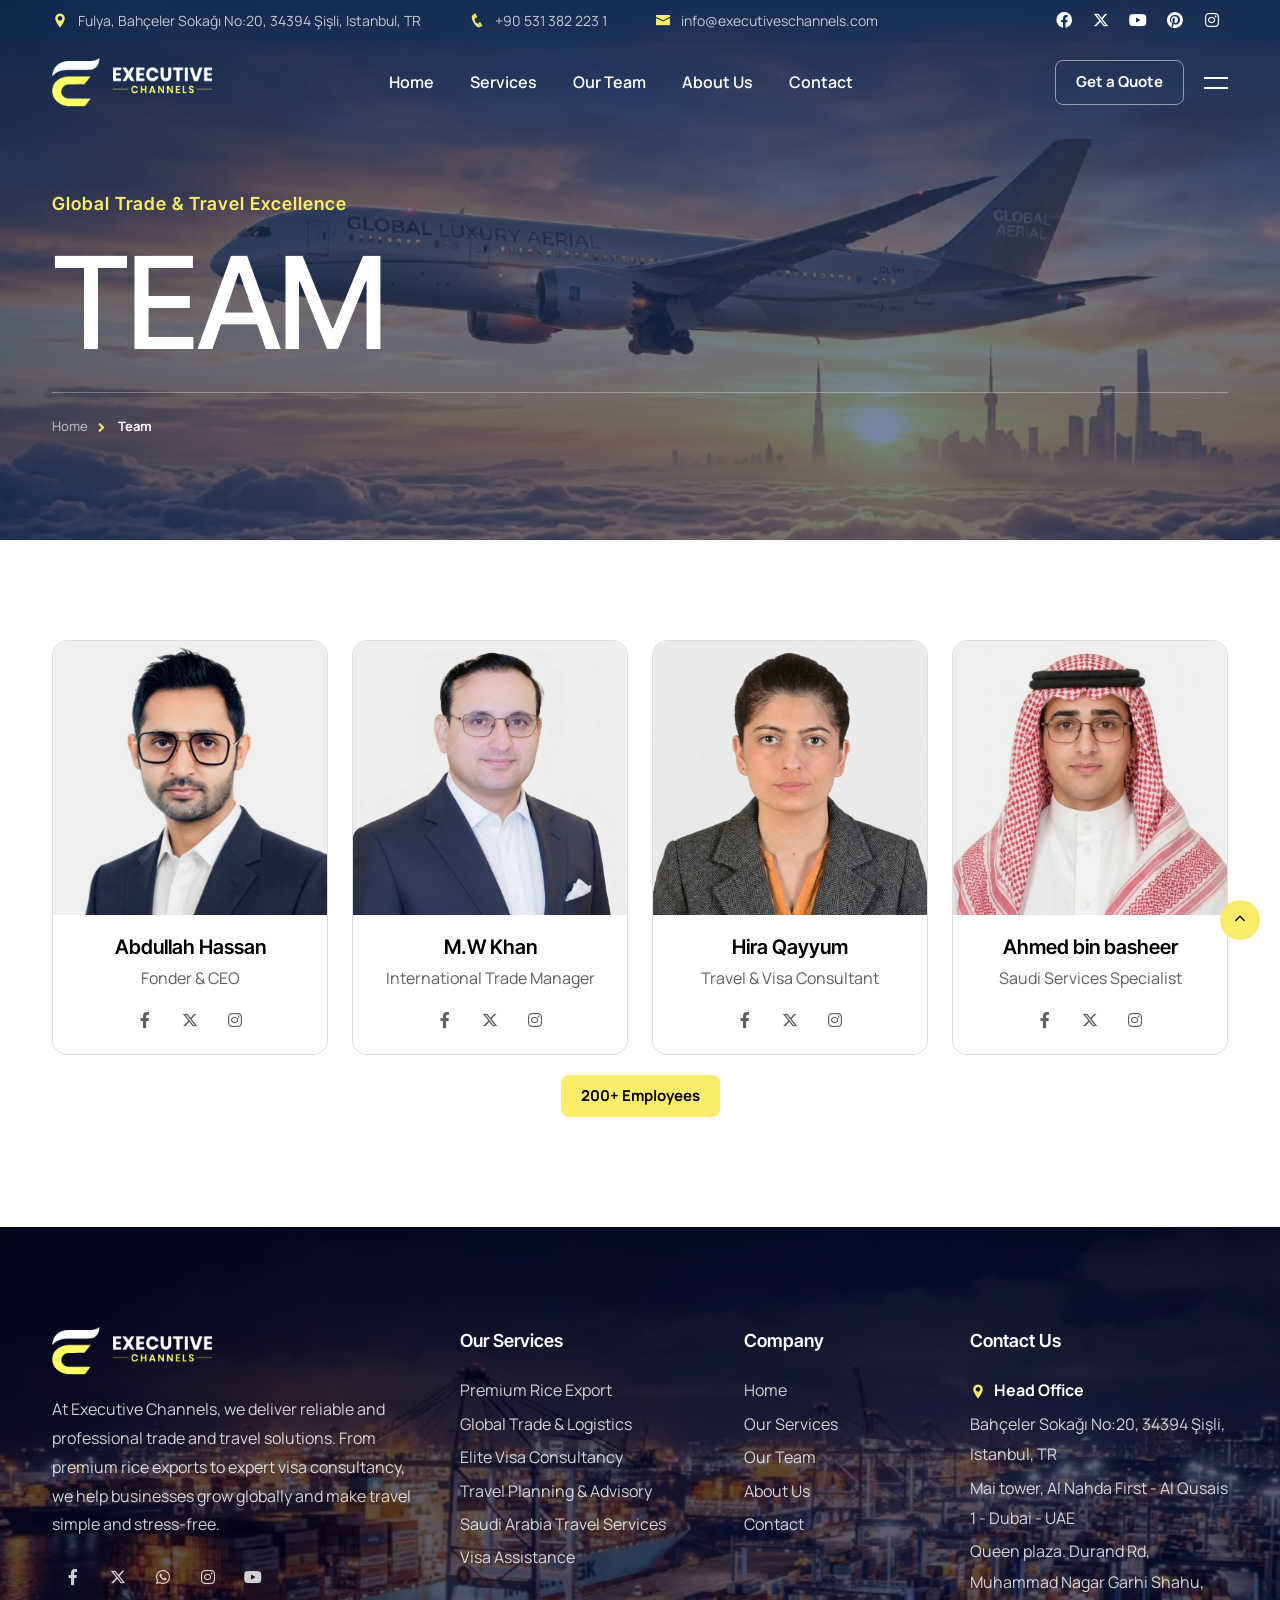
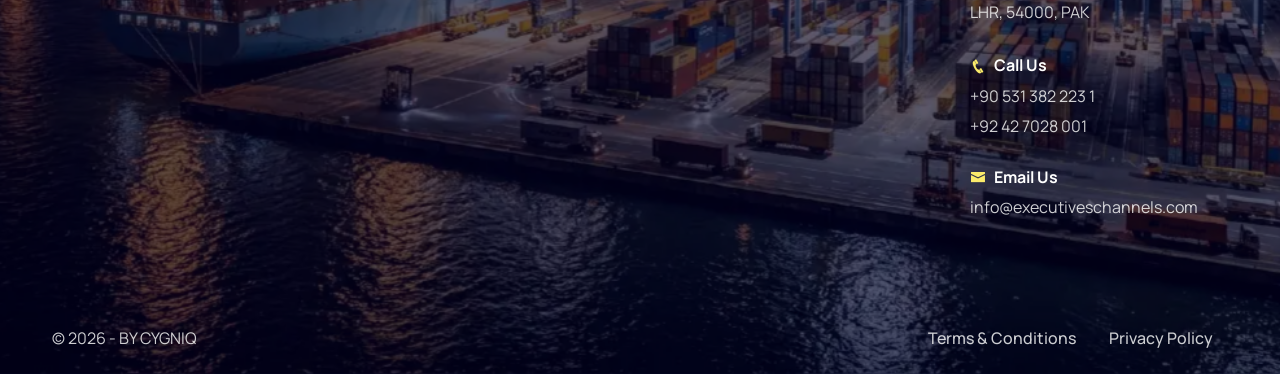
<file: team.html>
<!DOCTYPE html>
<html lang="en">


<!--team.html  -->
<head>
    <title>Executive Channels – Connecting Trade & Travel</title>
    <link rel="icon" href="images/icon.webp" type="image/gif" sizes="16x16">
    <meta content="text/html;charset=utf-8" http-equiv="Content-Type">
    <meta content="width=device-width, initial-scale=1.0" name="viewport" >
    <meta content="Executive Channels – Connecting Trade & Travel" name="description">
    <meta content="" name="keywords" >
    <meta content="" name="author" >
    <!-- CSS Files
    ================================================== -->
    <link href="css/bootstrap.min.css" rel="stylesheet" type="text/css" id="bootstrap">
    <link href="css/plugins.css" rel="stylesheet" type="text/css" >
    <link href="css/style.css" rel="stylesheet" type="text/css" >
    <!-- color scheme -->
    <link id="colors" href="css/colors/scheme-1.css" rel="stylesheet" type="text/css" >

</head>

<body>
    <div id="wrapper">
        <a href="#" id="back-to-top"></a>
        
        <!-- preloader begin -->
        <div id="de-loader"></div>
        <!-- preloader end -->

         <!-- header begin -->
        <header class="transparent">
            <div id="topbar">
                <div class="container">
                    <div class="row">
                        <div class="col-lg-12">
                            <div class="d-flex justify-content-between xs-hide">
                                <div class="d-flex">
                                    <div class="topbar-widget me-5"><a href="#"><i class="icofont-location-pin"></i>Fulya, Bahçeler Sokağı No:20, 34394 Şişli, Istanbul, TR</a></div>
                                    <div class="topbar-widget me-5"><a href="#"><i class="icofont-phone"></i>+90 531 382 223 1</a></div>
                                    <div class="topbar-widget me-5"><a href="#"><i class="icofont-envelope"></i>info@executiveschannels.com</a></div>
                                </div>

                                <div class="d-flex">
                                    <div class="social-icons">
                                        <a href="#"><i class="fa-brands fa-facebook fa-lg"></i></a>
                                        <a href="#"><i class="fa-brands fa-x-twitter fa-lg"></i></a>
                                        <a href="#"><i class="fa-brands fa-youtube fa-lg"></i></a>
                                        <a href="#"><i class="fa-brands fa-pinterest fa-lg"></i></a>
                                        <a href="#"><i class="fa-brands fa-instagram fa-lg"></i></a>
                                    </div>
                                </div>
                            </div>
                        </div>
                    </div>
                    <div class="clearfix"></div>
                </div>
            </div>

            <div class="container">
                <div class="row">
                    <div class="col-md-12">
                        <div class="de-flex sm-pt10">
                            <div class="de-flex-col">
                                <!-- logo begin -->
                                <div id="logo">
                                    <a href="/">
                                        <img class="logo-main" src="images/logo-white.webp" alt="" >
                                        <img class="logo-mobile" src="images/logo-white.webp" alt="" >
                                    </a>
                                </div>
                                <!-- logo end -->
                            </div>
                            <div class="de-flex-col header-col-mid">
                                <!-- mainemenu begin -->
                                <ul id="mainmenu">
                                    <li><a class="menu-item" href="/">Home</a></li>
                                    <li><a class="menu-item" href="services.html">Services</a></li>
                                    <!-- <li><a class="menu-item" href="testimonials.html">Testimonials</a></li> -->
                                    <li><a class="menu-item" href="team.html">Our Team</a></li>
                                    <li><a class="menu-item" href="about.html">About Us</a></li>
                                    <li><a class="menu-item" href="contact.html">Contact</a></li>
                                </ul>
                                <!-- mainmenu end -->
                            </div>
                            <div class="de-flex-col">
                                <div class="menu_side_area">
                                    <a href="get-a-quote.html" class="btn-main btn-line fx-slide hover-white"><span>Get a Quote</span></a>
                                    <span id="menu-btn"></span>
                                </div>

                                <div id="btn-extra">
                                    <span></span>
                                    <span></span>
                                </div>
                            </div>
                        </div>
                    </div>
                </div>
            </div>
        </header>
        <!-- header end -->
        <!-- content begin -->
        <div class="no-bottom no-top" id="content">

            <div id="top"></div>

            <section id="subheader" class="bg-dark text-light relative jarallax">
                <img src="images/background/2.webp" class="jarallax-img" alt="">
                <div class="container relative z-2">
                    <div class="row gy-4 gx-5 align-items-center">
                        <div class="col-lg-12">
                            <div class="spacer-double sm-hide"></div>
                            <h5 class="wow fadeInUp">Global Trade & Travel Excellence</h5>
                            <h1 class="mb-3 wow fadeInUp" data-wow-delay=".2s">Team</h1>
                            <div class="border-bottom mb-3"></div>
                            <ul class="crumb wow fadeInUp">
                                <li><a href="/">Home</a></li>
                                <li class="active">Team</li>
                            </ul>   
                        </div>
                    </div>
                </div>

                <div class="sw-overlay"></div>
            </section>
            

            <section>
                <div class="container">
                    
                    <div class="row g-4">
                        <div class="col-lg-3">
                            <div class="bg-white relative border-gray rounded-1 overflow-hidden">
                                <img src="images/team/1.webp" class="w-100" alt="">
                                <div class="p-3 text-center">
                                    <h4 class="mb-0">Abdullah Hassan</h4>
                                    <p class="mb-2">Fonder & CEO</p>
                                    <div class="social-icons">
                                        <a href="#"><i class="bg-hover-2 text-hover-white fa-brands fa-facebook-f"></i></a>
                                        <a href="#"><i class="bg-hover-2 text-hover-white fa-brands fa-x-twitter"></i></a>
                                        <a href="#"><i class="bg-hover-2 text-hover-white fa-brands fa-instagram"></i></a>
                                    </div>
                                </div>
                            </div>
                        </div>

                        <div class="col-lg-3">
                            <div class="bg-white relative border-gray rounded-1 overflow-hidden">
                                <img src="images/team/2.webp" class="w-100" alt="">
                                <div class="p-3 text-center">
                                    <h4 class="mb-0">M.W Khan</h4>
                                    <p class="mb-2">International Trade Manager</p>
                                    <div class="social-icons">
                                        <a href="#"><i class="bg-hover-2 text-hover-white fa-brands fa-facebook-f"></i></a>
                                        <a href="#"><i class="bg-hover-2 text-hover-white fa-brands fa-x-twitter"></i></a>
                                        <a href="#"><i class="bg-hover-2 text-hover-white fa-brands fa-instagram"></i></a>
                                    </div>
                                </div>
                            </div>
                        </div>

                        <div class="col-lg-3">
                            <div class="bg-white relative border-gray rounded-1 overflow-hidden">
                                <img src="images/team/3.webp" class="w-100" alt="">
                                <div class="p-3 text-center">
                                    <h4 class="mb-0">Hira Qayyum</h4>
                                    <p class="mb-2">Travel & Visa Consultant</p>
                                    <div class="social-icons">
                                        <a href="#"><i class="bg-hover-2 text-hover-white fa-brands fa-facebook-f"></i></a>
                                        <a href="#"><i class="bg-hover-2 text-hover-white fa-brands fa-x-twitter"></i></a>
                                        <a href="#"><i class="bg-hover-2 text-hover-white fa-brands fa-instagram"></i></a>
                                    </div>
                                </div>
                            </div>
                        </div>

                        <div class="col-lg-3">
                            <div class="bg-white relative border-gray rounded-1 overflow-hidden">
                                <img src="images/team/4.webp" class="w-100" alt="">
                                <div class="p-3 text-center">
                                    <h4 class="mb-0">Ahmed bin basheer</h4>
                                    <p class="mb-2">Saudi Services Specialist</p>
                                    <div class="social-icons">
                                        <a href="#"><i class="bg-hover-2 text-hover-white fa-brands fa-facebook-f"></i></a>
                                        <a href="#"><i class="bg-hover-2 text-hover-white fa-brands fa-x-twitter"></i></a>
                                        <a href="#"><i class="bg-hover-2 text-hover-white fa-brands fa-instagram"></i></a>
                                    </div>
                                </div>
                            </div>
                        </div>
                    </div>
                    <div class="spacer-20"></div>
                    <div class="text-center">
                        <a class="btn-main fx-slide"><span>200+ Employees</span></a>
                    </div>
                </div>
            </section>
            
        </div>
        <!-- content end -->
        
    <!-- footer begin -->
        <footer class="section-dark">
          <div class="container relative z-2">
            <div class="row gx-5">
              <div class="col-lg-4 col-sm-6">
                <img src="images/logo-white.webp" class="logo-footer" alt="">
                <div class="spacer-20"></div>
                <p>At Executive Channels, we deliver reliable and professional trade and travel solutions. From premium rice exports to expert visa consultancy, we help businesses grow globally and make travel simple and stress-free.</p>

                <div class="social-icons mb-sm-30">
                  <a href="#"><i class="fa-brands fa-facebook-f"></i></a>
                  <a href="#"><i class="fa-brands fa-x-twitter"></i></a>
                  <a href="#"><i class="fa-brands fa-whatsapp"></i></a>
                  <a href="#"><i class="fa-brands fa-instagram"></i></a>
                  <a href="#"><i class="fa-brands fa-youtube"></i></a>
                </div>
              </div>

              <div class="col-lg-5 col-sm-12 order-lg-1 order-sm-2">
                <div class="row">
                  <div class="col-lg-7 col-sm-6">
                    <div class="widget">
                      <h5>Our Services</h5>
                      <ul>
                        <li><a href="services.html">Premium Rice Export</a></li>
                        <li><a href="services.html">Global Trade & Logistics</a></li>
                        <li><a href="services.html">Elite Visa Consultancy</a></li>
                        <li><a href="services.html">Travel Planning & Advisory</a></li>
                        <li><a href="services.html">Saudi Arabia Travel Services</a></li>
                        <li><a href="services.html">Visa Assistance</a></li>
                      </ul>
                    </div>
                  </div>

                  <div class="col-lg-5 col-sm-6">
                    <div class="widget">
                      <h5>Company</h5>
                      <ul>
                        <li><a href="/">Home</a></li>
                        <li><a href="services.html">Our Services</a></li>
                        <li><a href="team.html">Our Team</a></li>
                        <li><a href="about.html">About Us</a></li>
                        <!-- <li><a href="testimonials.html">Testimonials</a></li> -->
                        <li><a href="contact.html">Contact</a></li>
                      </ul>
                    </div>
                  </div>
                </div>
              </div>

              <div class="col-lg-3 col-sm-6 order-lg-2 order-sm-1">
                <div class="widget">
                  <h5>Contact Us</h5>

                  <div class="fw-bold text-white d-flex align-items-center">
                    <i class="icofont-location-pin me-2 id-color"></i><span>Head Office</span>
                </div>
                <ul>
                    <li>
                        <a href="#">Bahçeler Sokağı No:20, 34394 Şişli, Istanbul, TR</a>
                    </li>
                    <li>
                        <a href="#">Mai tower, Al Nahda First - Al Qusais 1 - Dubai - UAE</a>
                        </li>
                        <li>
                        <a href="#">Queen plaza. Durand Rd, Muhammad Nagar Garhi Shahu, LHR, 54000, PAK</a>
                    </li>
                </ul>
                  <div class="spacer-20"></div>

                  <div class="fw-bold text-white d-flex align-items-center">
                    <i class="icofont-phone me-2 id-color"></i><span>Call Us</span>
                  </div>
                  +90 531 382 223 1
                    <br />+92 42 7028 001

                  <div class="spacer-20"></div>

                  <div class="fw-bold text-white d-flex align-items-center">
                    <i class="icofont-envelope me-2 id-color"></i><span>Email Us</span>
                  </div>
                  info@executiveschannels.com
                </div>
              </div>
            </div>
          </div>

          <div class="subfooter">
            <div class="container">
              <div class="row">
                <div class="col-md-12">
                  <div class="de-flex">
                    <div class="de-flex-col">
                    <a href="cygniq.com"> &copy; 2026 - BY CYGNIQ</a>
                    </div>
                    <ul class="menu-simple">
                      <li><a href="#">Terms &amp; Conditions</a></li>
                      <li><a href="#">Privacy Policy</a></li>
                    </ul>
                  </div>
                </div>
              </div>
            </div>
          </div>

        <div class="footer-bg-image">
            <img src="images/misc/c11.webp" class="wow fadeInRight" data-wow-duration="2s" alt="">
        </div>
        
        </footer>
        <!-- footer end -->
    </div>
    <!-- overlay content begin -->
    <div id="extra-wrap" class="text-light">
        <div id="btn-close">
            <span></span>
            <span></span>
        </div>

        <div id="extra-content">
            <img src="images/logo-white.webp" class="w-150px" alt="">

            <div class="spacer-30-line"></div>

            <h5>Our Services</h5>
            <ul class="ul-check">
                <li>Premium Rice Export</li>
                <li>Global Trade & Logistics</li>
                <li>Elite Visa Consultancy</li>
                <li>Travel Planning & Advisory</li>
                <li>Saudi Arabia Travel Services</li>
                <li>Visa Assistance</li>
            </ul>

            <div class="spacer-30-line"></div>

            <h5>Contact Us</h5>
            <div><i class="icofont-clock-time me-2 op-5"></i>Monday - Friday 08.00 - 18.00</div>
            <div><i class="icofont-location-pin me-2 op-5"></i>Fulya, Bahçeler Sokağı No:20, 34394 Şişli, Istanbul, TR </div>
            <div><i class="icofont-envelope me-2 op-5"></i>info@executiveschannels.com</div>

            <div class="spacer-30-line"></div>

            <h5>About Us</h5>
            <p>At Executive Channels, we deliver reliable and professional trade and travel solutions. From premium rice exports to expert visa consultancy, we help businesses grow globally and make travel simple and stress-free.</p>

            <div class="social-icons">
                <a href="#"><i class="fa-brands fa-facebook-f"></i></a>
                <a href="#"><i class="fa-brands fa-x-twitter"></i></a>
                <a href="#"><i class="fa-brands fa-instagram"></i></a>
                <a href="#"><i class="fa-brands fa-youtube"></i></a>
                <a href="#"><i class="fa-brands fa-whatsapp"></i></a>
            </div>
        </div>
    </div>



    <!-- Javascript Files
    ================================================== -->
    <script src="js/plugins.js"></script>
    <script src="js/designesia.js"></script>
    <script src="js/custom-marquee.js"></script>

</body>


<!--team.html  -->
</html>
</file>
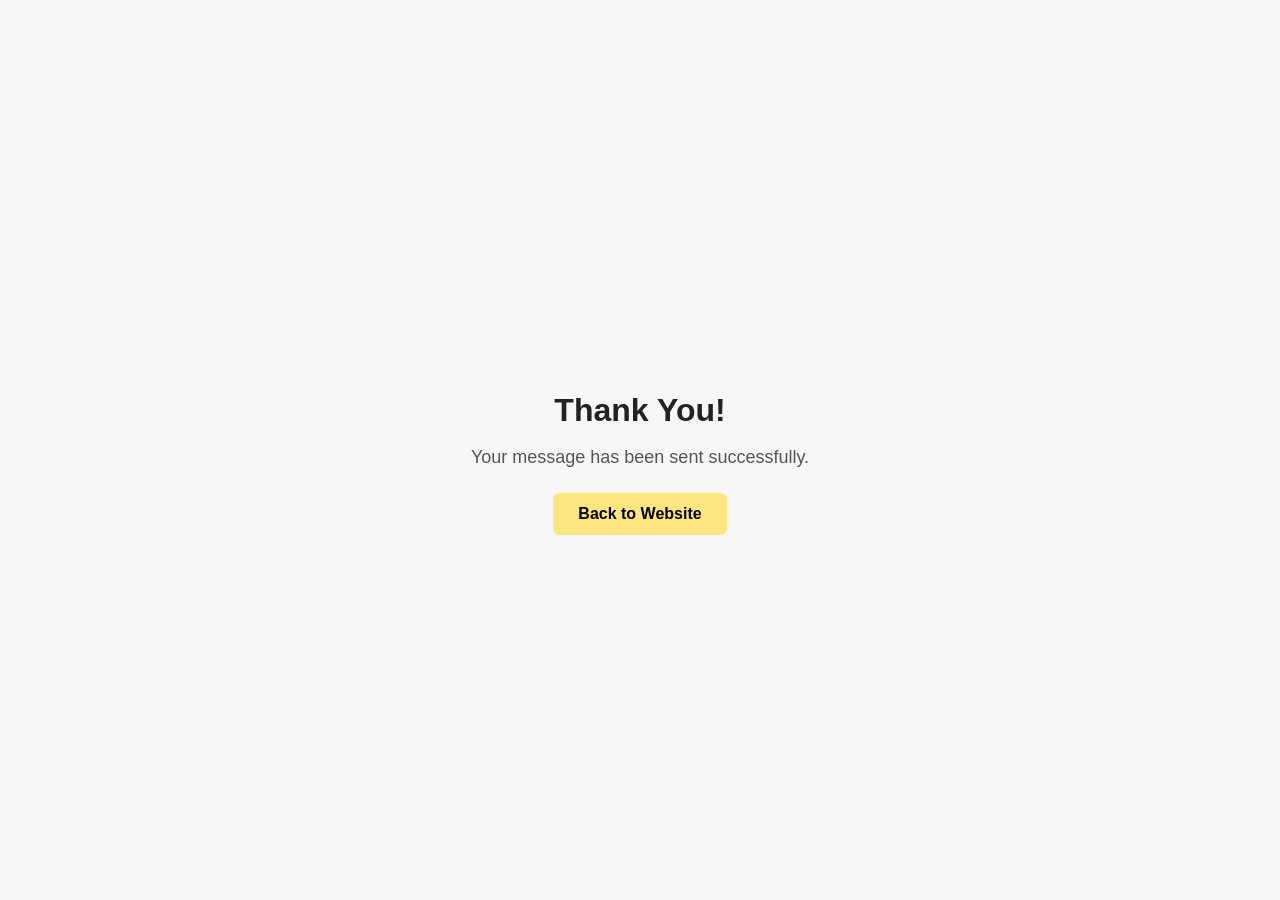
<file: thank-you.html>
<!DOCTYPE html>
<html lang="en">

<head>
    <link rel="icon" href="images/icon.webp" type="image/gif" sizes="16x16">
    <meta charset="UTF-8">
    <title>Thank You - ExecutivesChannels</title>

    <style>
        body {
            margin: 0;
            height: 100vh;
            display: flex;
            justify-content: center;
            align-items: center;
            font-family: Arial, sans-serif;
            background: #f7f7f7;
            text-align: center;
        }

        .box {
            padding: 40px;
        }

        h2 {
            font-size: 32px;
            margin-bottom: 10px;
            color: #222;
        }

        p {
            font-size: 18px;
            color: #555;
            margin-bottom: 25px;
        }

        .btn {
            display: inline-block;
            padding: 12px 25px;
            background: #ffe680;
            /* light yellow */
            color: #000;
            text-decoration: none;
            border-radius: 6px;
            font-weight: 600;
            transition: 0.3s;
        }

        .btn:hover {
            background: #ffd84d;
        }
    </style>
</head>

<body>

    <div class="box">
        <h2>Thank You!</h2>
        <p>Your message has been sent successfully.</p>
<a class="btn" href="https://executiveschannels.com">
    Back to Website
</a>
</div>

</body>

</html>
</file>
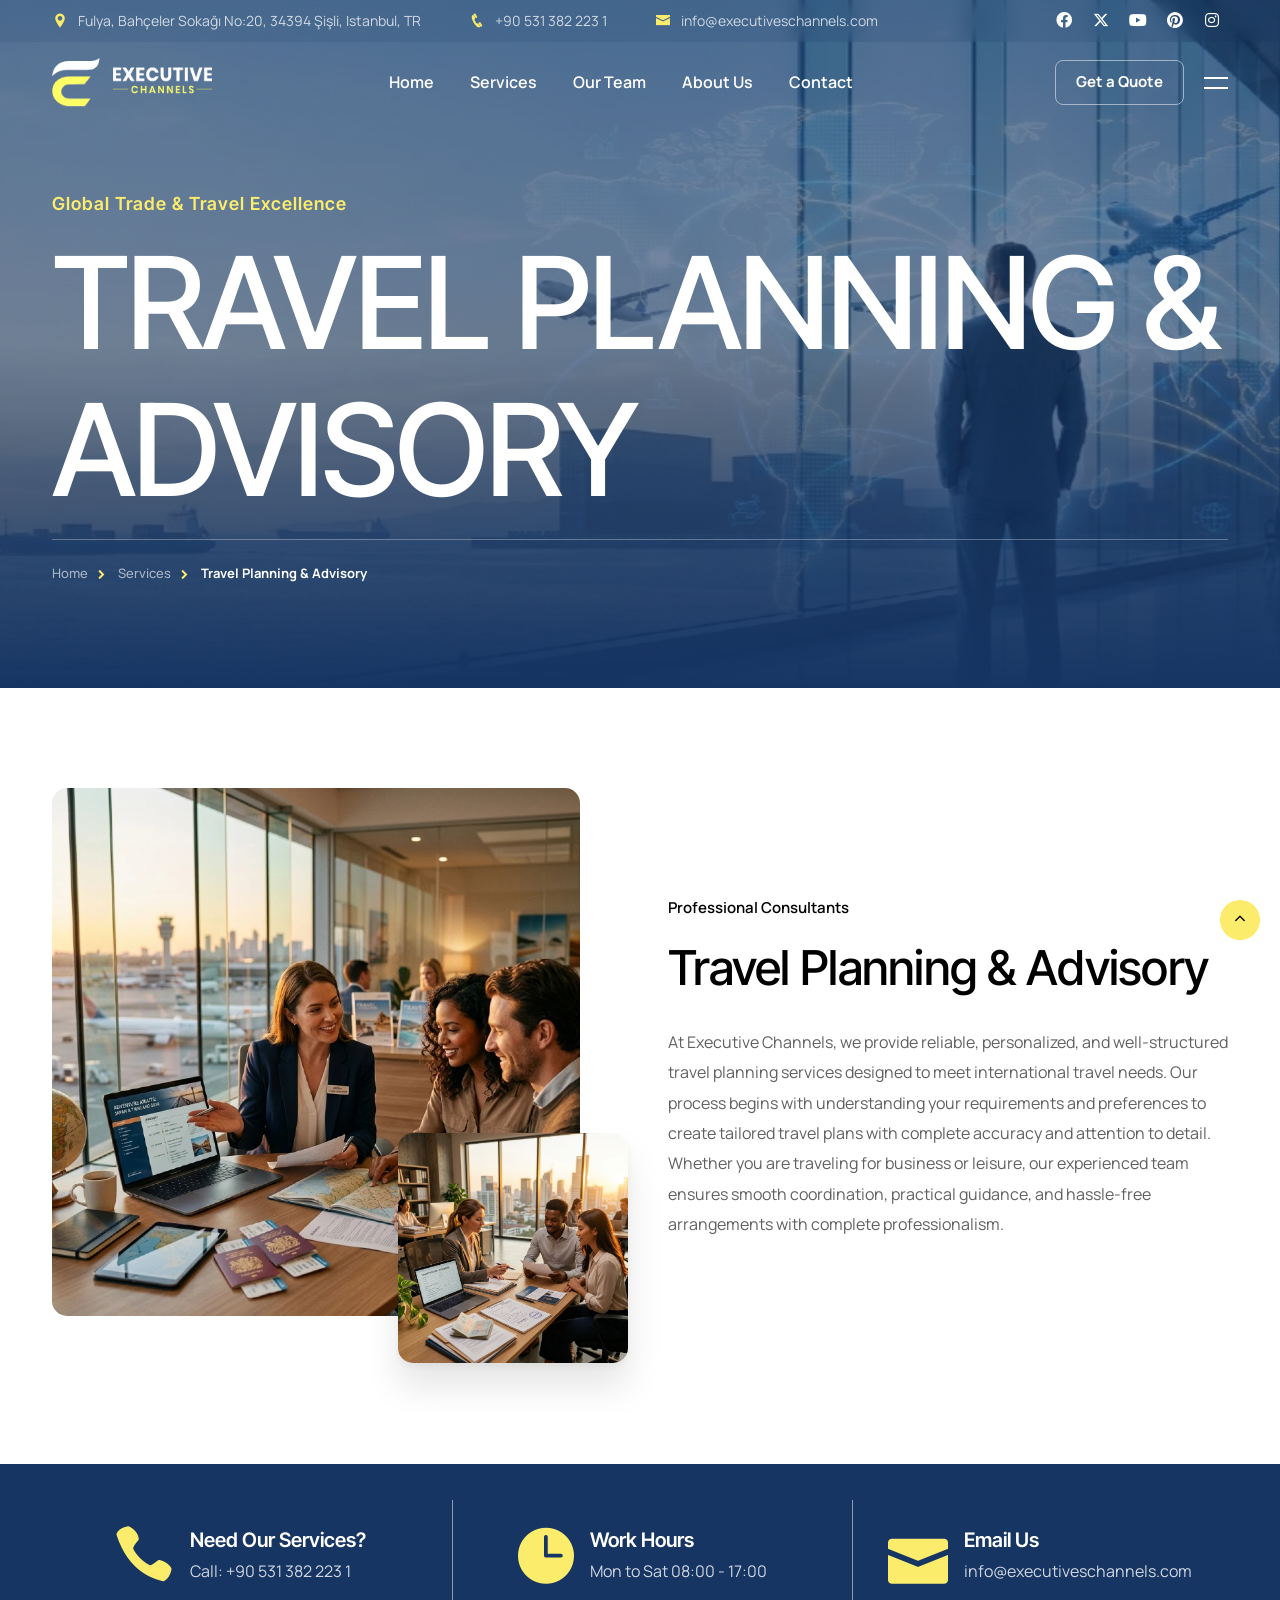
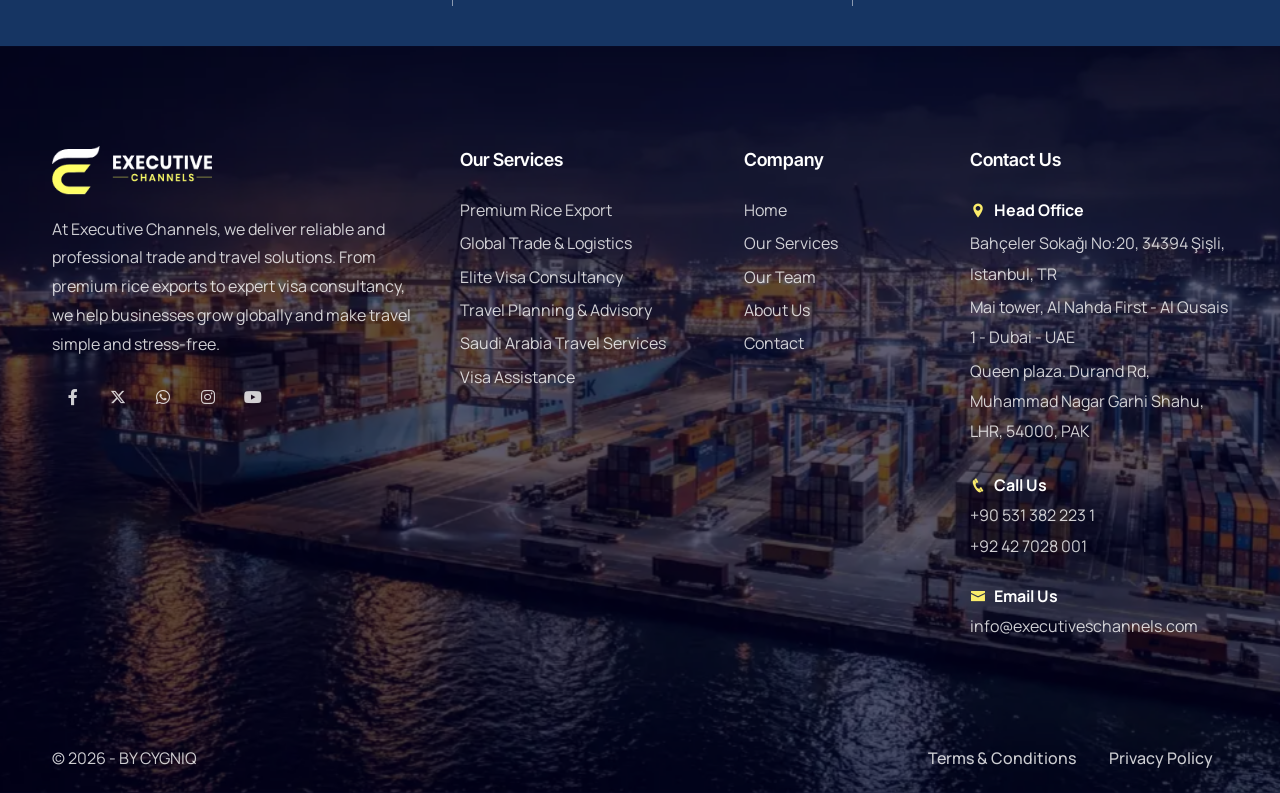
<file: travel-planning.html>
<!DOCTYPE html>
<html lang="en">


<!--service-single.html 10:03:49 GMT -->
<head>
    <title>Executive Channels – Connecting Trade & Travel</title>
    <link rel="icon" href="images/icon.webp" type="image/gif" sizes="16x16">
    <meta content="text/html;charset=utf-8" http-equiv="Content-Type">
    <meta content="width=device-width, initial-scale=1.0" name="viewport" >
    <meta content="Executive Channels – Connecting Trade & Travel" name="description">
    <meta content="" name="keywords" >
    <meta content="" name="author" >
    <!-- CSS Files
    ================================================== -->
    <link href="css/bootstrap.min.css" rel="stylesheet" type="text/css" id="bootstrap">
    <link href="css/plugins.css" rel="stylesheet" type="text/css" >
    <link href="css/swiper.css" rel="stylesheet" type="text/css" >
    <link href="css/style.css" rel="stylesheet" type="text/css" >
    <!-- color scheme -->
    <link id="colors" href="css/colors/scheme-1.css" rel="stylesheet" type="text/css" >

</head>

<body>
    <div id="wrapper">
        <a href="#" id="back-to-top"></a>

        <!-- preloader begin -->
        <div id="de-loader"></div>
        <!-- preloader end -->

         <!-- header begin -->
        <header class="transparent">
            <div id="topbar">
                <div class="container">
                    <div class="row">
                        <div class="col-lg-12">
                            <div class="d-flex justify-content-between xs-hide">
                                <div class="d-flex">
                                    <div class="topbar-widget me-5"><a href="#"><i class="icofont-location-pin"></i>Fulya, Bahçeler Sokağı No:20, 34394 Şişli, Istanbul, TR</a></div>
                                    <div class="topbar-widget me-5"><a href="#"><i class="icofont-phone"></i>+90 531 382 223 1</a></div>
                                    <div class="topbar-widget me-5"><a href="#"><i class="icofont-envelope"></i>info@executiveschannels.com</a></div>
                                </div>

                                <div class="d-flex">
                                    <div class="social-icons">
                                        <a href="#"><i class="fa-brands fa-facebook fa-lg"></i></a>
                                        <a href="#"><i class="fa-brands fa-x-twitter fa-lg"></i></a>
                                        <a href="#"><i class="fa-brands fa-youtube fa-lg"></i></a>
                                        <a href="#"><i class="fa-brands fa-pinterest fa-lg"></i></a>
                                        <a href="#"><i class="fa-brands fa-instagram fa-lg"></i></a>
                                    </div>
                                </div>
                            </div>
                        </div>
                    </div>
                    <div class="clearfix"></div>
                </div>
            </div>

            <div class="container">
                <div class="row">
                    <div class="col-md-12">
                        <div class="de-flex sm-pt10">
                            <div class="de-flex-col">
                                <!-- logo begin -->
                                <div id="logo">
                                    <a href="/">
                                        <img class="logo-main" src="images/logo-white.webp" alt="" >
                                        <img class="logo-mobile" src="images/logo-white.webp" alt="" >
                                    </a>
                                </div>
                                <!-- logo end -->
                            </div>
                            <div class="de-flex-col header-col-mid">
                                <!-- mainemenu begin -->
                                <ul id="mainmenu">
                                    <li><a class="menu-item" href="/">Home</a></li>
                                    <li><a class="menu-item" href="services.html">Services</a></li>
                                    <!-- <li><a class="menu-item" href="testimonials.html">Testimonials</a></li> -->
                                    <li><a class="menu-item" href="team.html">Our Team</a></li>
                                    <li><a class="menu-item" href="about.html">About Us</a></li>
                                    <li><a class="menu-item" href="contact.html">Contact</a></li>
                                </ul>
                                <!-- mainmenu end -->
                            </div>
                            <div class="de-flex-col">
                                <div class="menu_side_area">
                                    <a href="get-a-quote.html" class="btn-main btn-line fx-slide hover-white"><span>Get a Quote</span></a>
                                    <span id="menu-btn"></span>
                                </div>

                                <div id="btn-extra">
                                    <span></span>
                                    <span></span>
                                </div>
                            </div>
                        </div>
                    </div>
                </div>
            </div>
        </header>
        <!-- header end -->
        <!-- content begin -->
        <div class="no-bottom no-top" id="content">

            <div id="top"></div>

            <section id="subheader" class="bg-dark text-light relative jarallax">
                <img src="images/background/w2.webp" class="jarallax-img" alt="">
                <div class="container relative z-2">
                    <div class="row gy-4 gx-5 align-items-center">
                        <div class="col-lg-12">
                            <div class="spacer-double sm-hide"></div>
                            <h5 class="wow fadeInUp">Global Trade & Travel Excellence</h5>
                            <h1 class="mb-3 wow fadeInUp" data-wow-delay=".2s">Travel Planning & Advisory</h1>
                            <div class="border-bottom mb-3"></div>
                            <ul class="crumb wow fadeInUp">
                                <li><a href="/">Home</a></li>
                                <li><a href="services.html">Services</a></li>
                                <li class="active">Travel Planning & Advisory</li>
                            </ul>   
                        </div>
                    </div>
                </div>

                <div class="gradient-edge-bottom h-50"></div>
                <div class="sw-overlay"></div>
            </section>
             
            <section>
                <div class="container">
                <div class="row g-4 align-items-center">
                    <div class="col-lg-6">
                        <div class="relative">
                            <div class="w-100 pe-5 pb-5 wow scaleIn">
                                <img src="images/services/4.webp" class="w-100 rounded-1" alt="">
                            </div>
                            <img src="images/services/6.webp" class="w-40 rounded-1 abs end-0 bottom-0 z-2 soft-shadow wow scaleIn" data-wow-delay=".2s" alt="">
                        </div>
                    </div>
                    <div class="col-lg-6">
                        <div class="ps-lg-3">
                            <div class="subtitle id-color wow fadeInUp" data-wow-delay=".2s">Professional Consultants</div>
                            <h2 class="wow fadeInUp" data-wow-delay=".4s">Travel Planning & Advisory</h2>
                            <p>
                                At Executive Channels, we provide reliable, personalized, and well-structured travel planning services designed to meet international travel needs. Our process begins with understanding your requirements and preferences to create tailored travel plans with complete accuracy and attention to detail. Whether you are traveling for business or leisure, our experienced team ensures smooth coordination, practical guidance, and hassle-free arrangements with complete professionalism.
                            </p>
                        </div>
                    </div>
                </div>
            </section>

            <!-- <section class="bg-light">
                <div class="container">
                    <div class="row g-4">
                        <div class="col-lg-3 col-md-6 wow fadeInUp">
                            <div class="relative">
                                <i class="abs fs-40 p-2 bg-color icon_check rounded-1 text-dark"></i>
                                <div class="ps-5 ms-4">
                                    <h4>Certified professionals with years of export experience</h4>
                                </div>
                            </div>
                        </div>

                        <div class="col-lg-3 col-md-6 wow fadeInUp">
                            <div class="relative">
                                <i class="abs fs-40 p-2 bg-color icon_check rounded-1 text-dark"></i>
                                <div class="ps-5 ms-4">
                                    <h4>Compatible solutions for retail, wholesale, and bulk supply</h4>
                                </div>
                            </div>
                        </div>

                        <div class="col-lg-3 col-md-6 wow fadeInUp">
                            <div class="relative">
                                <i class="abs fs-40 p-2 bg-color icon_check rounded-1 text-dark"></i>
                                <div class="ps-5 ms-4">
                                    <h4>Efficient logistics for both domestic and international markets</h4>
                                </div>
                            </div>
                        </div>

                        <div class="col-lg-3 col-md-6 wow fadeInUp">
                            <div class="relative">
                                <i class="abs fs-40 p-2 bg-color icon_check rounded-1 text-dark"></i>
                                <div class="ps-5 ms-4">
                                    <h4>End-to-end service from sourcing to shipment and delivery</h4>
                                </div>
                            </div>
                        </div>

                    </div>
                </div>
            </section>


            <section>
                <div class="container">
                    <div class="row">
                        <div class="col-lg-12 text-center">
                            <div class="subtitle">How It Works</div>
                            <h2>Export & Delivery Process</h2>
                        </div>
                    </div>
                    
                    <div class="row g-4 justify-content-center">
                      <div class="col-6 col-md-3 de-step de-step-arrow">
                        <div class="de-step-icon">
                        <i class="fas fa-check-circle fa-2x"></i>
                        </div>
                        <h4 class="fw-bold">Product Sourcing & Quality Check</h4>
                        <p>We carefully source premium rice and perform strict quality inspections to ensure it meets international standards
                            for purity and grade.</p>
                      </div>
                      <div class="col-6 col-md-3 de-step de-step-arrow">
                        <div class="de-step-icon">
                          <i class="fas fa-file-alt fa-2x"></i>
                        </div>
                        <h4 class="fw-bold">Documentation & Compliance</h4>
                        <p>Our team handles all export paperwork, certifications, and trade compliance to ensure a smooth and legal shipping
                            process.</p>
                      </div>
                      <div class="col-6 col-md-3 de-step de-step-arrow">
                        <div class="de-step-icon">
                        <i class="fas fa-box fa-2x"></i>
                        </div>
                        <h4 class="fw-bold">Packaging & Logistics</h4>
                        <p>We use secure, high-quality packaging and manage efficient logistics to maintain freshness and ensure safe
                            transportation worldwide.</p>
                      </div>
                      <div class="col-6 col-md-3 de-step">
                        <div class="de-step-icon">
                        <i class="fas fa-truck fa-2x"></i>
                        </div>
                        <h4 class="fw-bold">Shipment & Delivery</h4>
                        <p>After final checks and coordination, your order is shipped and delivered on time, ready for distribution in your
                            target market.</p>
                      </div>
                    </div>

                </div>
            </section> -->


            <section class="bg-dark text-light pt-60 pb-40">
                <div class="container">
                    <div class="row">
                        <div class="col-lg-12">
                            <div class="relative">
                                <div class="row g-4 grid-divider sm-hide">
                                    <div class="col-lg-4 col-md-6 mb-sm-30">
                                        <div class="d-flex justify-content-center">
                                            <i class="fs-60 id-color icon_phone"></i>
                                            <div class="ms-3">
                                                <h4 class="mb-0">Need Our Services?</h4>
                                                <p>Call: +90 531 382 223 1</p>
                                            </div>
                                        </div>
                                    </div>
                                    
                                    <div class="col-lg-4 col-md-6 mb-sm-30">
                                        <div class="d-flex justify-content-center">
                                            <i class="fs-60 id-color icon_clock"></i>
                                            <div class="ms-3">
                                                <h4 class="mb-0">Work Hours</h4>
                                                <p>Mon to Sat 08:00 - 17:00</p>
                                            </div>
                                        </div>
                                    </div>

                                    <div class="col-lg-4 col-md-6 mb-sm-30">
                                        <div class="d-flex justify-content-center">
                                            <i class="fs-60 id-color icon_mail"></i>
                                            <div class="ms-3">
                                                <h4 class="mb-0">Email Us</h4>
                                                <p>info@executiveschannels.com</p>
                                            </div>
                                        </div>
                                    </div>
                                    
                                </div>
                            </div>
                        </div>
                    </div>
                </div>
            </section>            

        </div>
        <!-- content end -->

    <!-- footer begin -->
        <footer class="section-dark">
          <div class="container relative z-2">
            <div class="row gx-5">
              <div class="col-lg-4 col-sm-6">
                <img src="images/logo-white.webp" class="logo-footer" alt="">
                <div class="spacer-20"></div>
                <p>At Executive Channels, we deliver reliable and professional trade and travel solutions. From premium rice exports to expert visa consultancy, we help businesses grow globally and make travel simple and stress-free.</p>

                <div class="social-icons mb-sm-30">
                  <a href="#"><i class="fa-brands fa-facebook-f"></i></a>
                  <a href="#"><i class="fa-brands fa-x-twitter"></i></a>
                  <a href="#"><i class="fa-brands fa-whatsapp"></i></a>
                  <a href="#"><i class="fa-brands fa-instagram"></i></a>
                  <a href="#"><i class="fa-brands fa-youtube"></i></a>
                </div>
              </div>

              <div class="col-lg-5 col-sm-12 order-lg-1 order-sm-2">
                <div class="row">
                  <div class="col-lg-7 col-sm-6">
                    <div class="widget">
                      <h5>Our Services</h5>
                      <ul>
                        <li><a href="services.html">Premium Rice Export</a></li>
                        <li><a href="services.html">Global Trade & Logistics</a></li>
                        <li><a href="services.html">Elite Visa Consultancy</a></li>
                        <li><a href="services.html">Travel Planning & Advisory</a></li>
                        <li><a href="services.html">Saudi Arabia Travel Services</a></li>
                        <li><a href="services.html">Visa Assistance</a></li>
                      </ul>
                    </div>
                  </div>

                  <div class="col-lg-5 col-sm-6">
                    <div class="widget">
                      <h5>Company</h5>
                      <ul>
                        <li><a href="/">Home</a></li>
                        <li><a href="services.html">Our Services</a></li>
                        <li><a href="team.html">Our Team</a></li>
                        <li><a href="about.html">About Us</a></li>
                        <!-- <li><a href="testimonials.html">Testimonials</a></li> -->
                        <li><a href="contact.html">Contact</a></li>
                      </ul>
                    </div>
                  </div>
                </div>
              </div>

              <div class="col-lg-3 col-sm-6 order-lg-2 order-sm-1">
                <div class="widget">
                  <h5>Contact Us</h5>

                  <div class="fw-bold text-white d-flex align-items-center">
                    <i class="icofont-location-pin me-2 id-color"></i><span>Head Office</span>
                </div>
                <ul>
                    <li>
                        <a href="#">Bahçeler Sokağı No:20, 34394 Şişli, Istanbul, TR</a>
                    </li>
                    <li>
                        <a href="#">Mai tower, Al Nahda First - Al Qusais 1 - Dubai - UAE</a>
                        </li>
                        <li>
                        <a href="#">Queen plaza. Durand Rd, Muhammad Nagar Garhi Shahu, LHR, 54000, PAK</a>
                    </li>
                </ul>
                  <div class="spacer-20"></div>

                  <div class="fw-bold text-white d-flex align-items-center">
                    <i class="icofont-phone me-2 id-color"></i><span>Call Us</span>
                  </div>
                  +90 531 382 223 1
                    <br />+92 42 7028 001

                  <div class="spacer-20"></div>

                  <div class="fw-bold text-white d-flex align-items-center">
                    <i class="icofont-envelope me-2 id-color"></i><span>Email Us</span>
                  </div>
                  info@executiveschannels.com
                </div>
              </div>
            </div>
          </div>

          <div class="subfooter">
            <div class="container">
              <div class="row">
                <div class="col-md-12">
                  <div class="de-flex">
                    <div class="de-flex-col">
                    <a href="cygniq.com"> &copy; 2026 - BY CYGNIQ</a>
                    </div>
                    <ul class="menu-simple">
                      <li><a href="#">Terms &amp; Conditions</a></li>
                      <li><a href="#">Privacy Policy</a></li>
                    </ul>
                  </div>
                </div>
              </div>
            </div>
          </div>

        <div class="footer-bg-image">
            <img src="images/misc/c11.webp" class="wow fadeInRight" data-wow-duration="2s" alt="">
        </div>
        
        </footer>
        <!-- footer end -->
    </div>
    <!-- overlay content begin -->
    <div id="extra-wrap" class="text-light">
        <div id="btn-close">
            <span></span>
            <span></span>
        </div>

        <div id="extra-content">
            <img src="images/logo-white.webp" class="w-150px" alt="">

            <div class="spacer-30-line"></div>

            <h5>Our Services</h5>
            <ul class="ul-check">
                <li>Premium Rice Export</li>
                <li>Global Trade & Logistics</li>
                <li>Elite Visa Consultancy</li>
                <li>Travel Planning & Advisory</li>
                <li>Saudi Arabia Travel Services</li>
                <li>Visa Assistance</li>
            </ul>

            <div class="spacer-30-line"></div>

            <h5>Contact Us</h5>
            <div><i class="icofont-clock-time me-2 op-5"></i>Monday - Friday 08.00 - 18.00</div>
            <div><i class="icofont-location-pin me-2 op-5"></i>Fulya, Bahçeler Sokağı No:20, 34394 Şişli, Istanbul, TR </div>
            <div><i class="icofont-envelope me-2 op-5"></i>info@executiveschannels.com</div>

            <div class="spacer-30-line"></div>

            <h5>About Us</h5>
            <p>At Executive Channels, we deliver reliable and professional trade and travel solutions. From premium rice exports to expert visa consultancy, we help businesses grow globally and make travel simple and stress-free.</p>

            <div class="social-icons">
                <a href="#"><i class="fa-brands fa-facebook-f"></i></a>
                <a href="#"><i class="fa-brands fa-x-twitter"></i></a>
                <a href="#"><i class="fa-brands fa-instagram"></i></a>
                <a href="#"><i class="fa-brands fa-youtube"></i></a>
                <a href="#"><i class="fa-brands fa-whatsapp"></i></a>
            </div>
        </div>
    </div>



    <!-- Javascript Files
    ================================================== -->
    <script src="js/plugins.js"></script>
    <script src="js/designesia.js"></script>
    <script src="js/swiper.js"></script>
    <script src="js/custom-swiper-1.js"></script>
    <script src="js/custom-marquee.js"></script>

</body>


<!--service-single.html 10:03:51 GMT -->
</html>
</file>
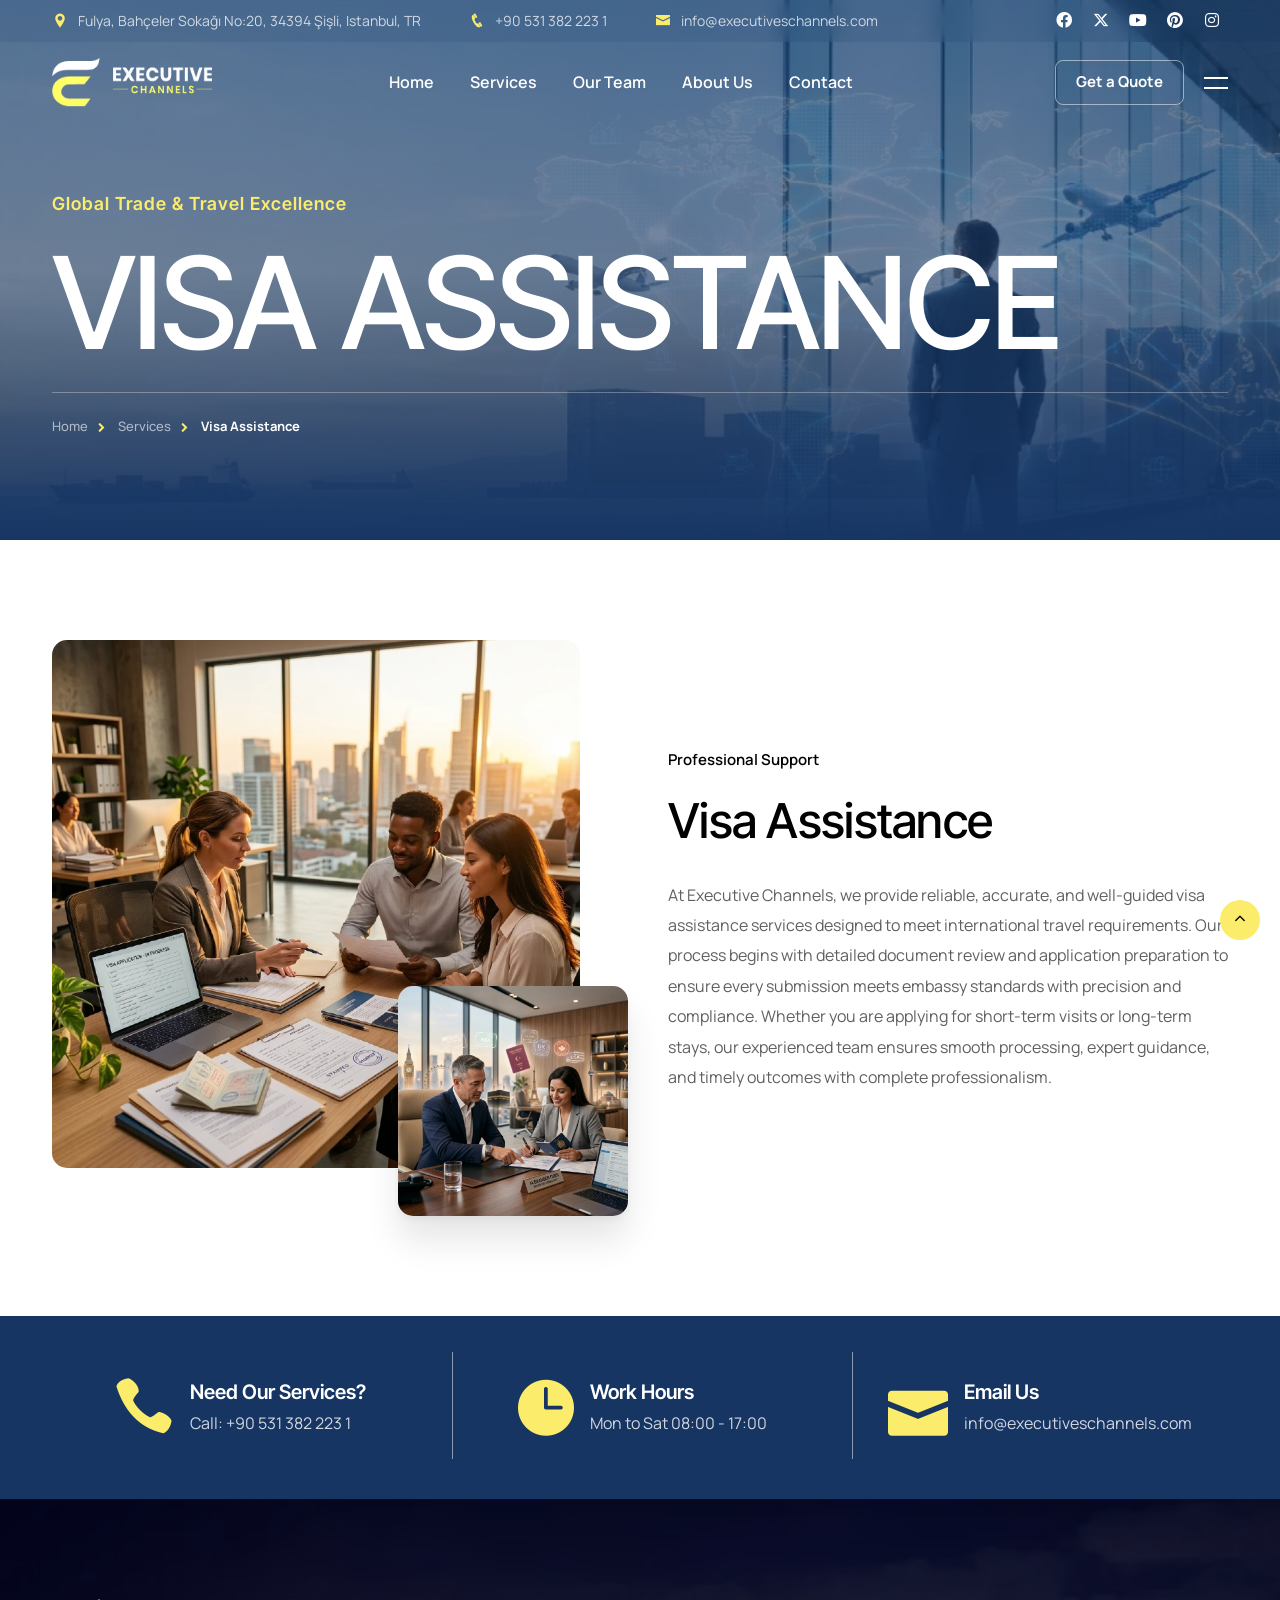
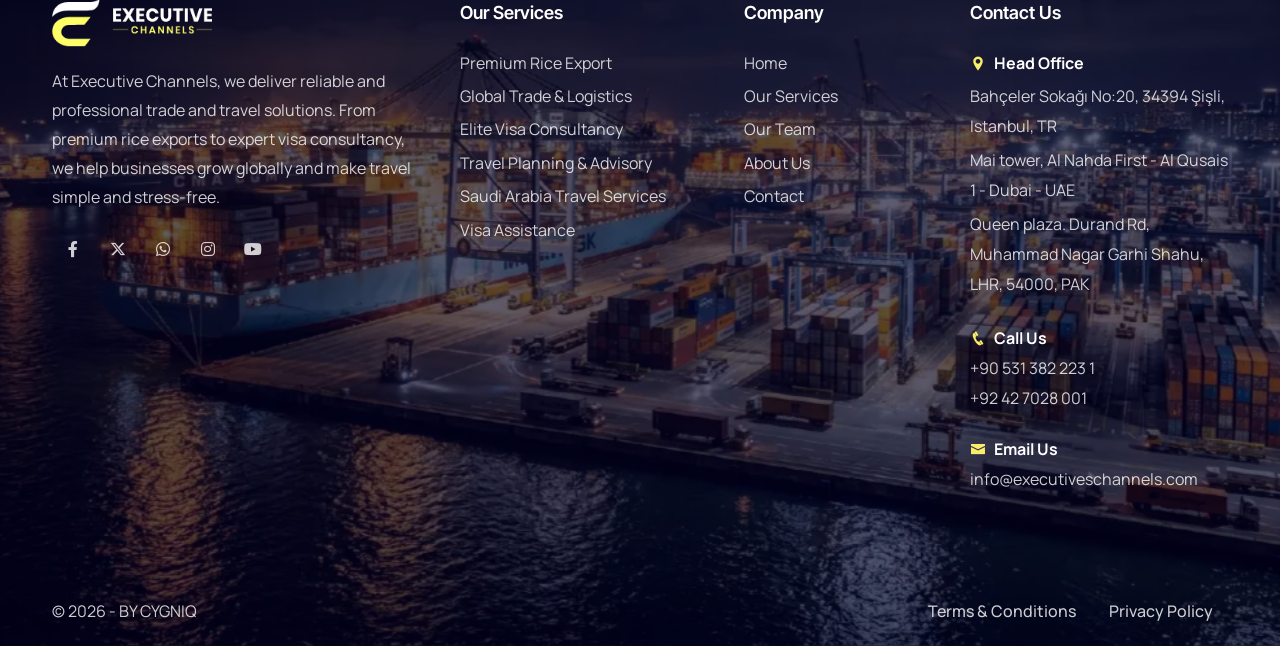
<file: visa-assistance.html>
<!DOCTYPE html>
<html lang="en">


<!--service-single.html 10:03:49 GMT -->
<head>
    <title>Executive Channels – Connecting Trade & Travel</title>
    <link rel="icon" href="images/icon.webp" type="image/gif" sizes="16x16">
    <meta content="text/html;charset=utf-8" http-equiv="Content-Type">
    <meta content="width=device-width, initial-scale=1.0" name="viewport" >
    <meta content="Executive Channels – Connecting Trade & Travel" name="description">
    <meta content="" name="keywords" >
    <meta content="" name="author" >
    <!-- CSS Files
    ================================================== -->
    <link href="css/bootstrap.min.css" rel="stylesheet" type="text/css" id="bootstrap">
    <link href="css/plugins.css" rel="stylesheet" type="text/css" >
    <link href="css/swiper.css" rel="stylesheet" type="text/css" >
    <link href="css/style.css" rel="stylesheet" type="text/css" >
    <!-- color scheme -->
    <link id="colors" href="css/colors/scheme-1.css" rel="stylesheet" type="text/css" >

</head>

<body>
    <div id="wrapper">
        <a href="#" id="back-to-top"></a>

        <!-- preloader begin -->
        <div id="de-loader"></div>
        <!-- preloader end -->

         <!-- header begin -->
        <header class="transparent">
            <div id="topbar">
                <div class="container">
                    <div class="row">
                        <div class="col-lg-12">
                            <div class="d-flex justify-content-between xs-hide">
                                <div class="d-flex">
                                    <div class="topbar-widget me-5"><a href="#"><i class="icofont-location-pin"></i>Fulya, Bahçeler Sokağı No:20, 34394 Şişli, Istanbul, TR</a></div>
                                    <div class="topbar-widget me-5"><a href="#"><i class="icofont-phone"></i>+90 531 382 223 1</a></div>
                                    <div class="topbar-widget me-5"><a href="#"><i class="icofont-envelope"></i>info@executiveschannels.com</a></div>
                                </div>

                                <div class="d-flex">
                                    <div class="social-icons">
                                        <a href="#"><i class="fa-brands fa-facebook fa-lg"></i></a>
                                        <a href="#"><i class="fa-brands fa-x-twitter fa-lg"></i></a>
                                        <a href="#"><i class="fa-brands fa-youtube fa-lg"></i></a>
                                        <a href="#"><i class="fa-brands fa-pinterest fa-lg"></i></a>
                                        <a href="#"><i class="fa-brands fa-instagram fa-lg"></i></a>
                                    </div>
                                </div>
                            </div>
                        </div>
                    </div>
                    <div class="clearfix"></div>
                </div>
            </div>

            <div class="container">
                <div class="row">
                    <div class="col-md-12">
                        <div class="de-flex sm-pt10">
                            <div class="de-flex-col">
                                <!-- logo begin -->
                                <div id="logo">
                                    <a href="/">
                                        <img class="logo-main" src="images/logo-white.webp" alt="" >
                                        <img class="logo-mobile" src="images/logo-white.webp" alt="" >
                                    </a>
                                </div>
                                <!-- logo end -->
                            </div>
                            <div class="de-flex-col header-col-mid">
                                <!-- mainemenu begin -->
                                <ul id="mainmenu">
                                    <li><a class="menu-item" href="/">Home</a></li>
                                    <li><a class="menu-item" href="services.html">Services</a></li>
                                    <!-- <li><a class="menu-item" href="testimonials.html">Testimonials</a></li> -->
                                    <li><a class="menu-item" href="team.html">Our Team</a></li>
                                    <li><a class="menu-item" href="about.html">About Us</a></li>
                                    <li><a class="menu-item" href="contact.html">Contact</a></li>
                                </ul>
                                <!-- mainmenu end -->
                            </div>
                            <div class="de-flex-col">
                                <div class="menu_side_area">
                                    <a href="get-a-quote.html" class="btn-main btn-line fx-slide hover-white"><span>Get a Quote</span></a>
                                    <span id="menu-btn"></span>
                                </div>

                                <div id="btn-extra">
                                    <span></span>
                                    <span></span>
                                </div>
                            </div>
                        </div>
                    </div>
                </div>
            </div>
        </header>
        <!-- header end -->
        <!-- content begin -->
        <div class="no-bottom no-top" id="content">

            <div id="top"></div>

            <section id="subheader" class="bg-dark text-light relative jarallax">
                <img src="images/background/w2.webp" class="jarallax-img" alt="">
                <div class="container relative z-2">
                    <div class="row gy-4 gx-5 align-items-center">
                        <div class="col-lg-12">
                            <div class="spacer-double sm-hide"></div>
                            <h5 class="wow fadeInUp">Global Trade & Travel Excellence</h5>
                            <h1 class="mb-3 wow fadeInUp" data-wow-delay=".2s">Visa Assistance</h1>
                            <div class="border-bottom mb-3"></div>
                            <ul class="crumb wow fadeInUp">
                                <li><a href="/">Home</a></li>
                                <li><a href="services.html">Services</a></li>
                                <li class="active">Visa Assistance</li>
                            </ul>   
                        </div>
                    </div>
                </div>

                <div class="gradient-edge-bottom h-50"></div>
                <div class="sw-overlay"></div>
            </section>
             
            <section>
                <div class="container">
                <div class="row g-4 align-items-center">
                    <div class="col-lg-6">
                        <div class="relative">
                            <div class="w-100 pe-5 pb-5 wow scaleIn">
                                <img src="images/services/6.webp" class="w-100 rounded-1" alt="">
                            </div>
                            <img src="images/services/3.webp" class="w-40 rounded-1 abs end-0 bottom-0 z-2 soft-shadow wow scaleIn" data-wow-delay=".2s" alt="">
                        </div>
                    </div>
                    <div class="col-lg-6">
                        <div class="ps-lg-3">
                            <div class="subtitle id-color wow fadeInUp" data-wow-delay=".2s">Professional Support</div>
                            <h2 class="wow fadeInUp" data-wow-delay=".4s">Visa Assistance</h2>
                            <p>
                                At Executive Channels, we provide reliable, accurate, and well-guided visa assistance services designed to meet international travel requirements. Our process begins with detailed document review and application preparation to ensure every submission meets embassy standards with precision and compliance. Whether you are applying for short-term visits or long-term stays, our experienced team ensures smooth processing, expert guidance, and timely outcomes with complete professionalism.
                            </p>
                        </div>
                    </div>
                </div>
            </section>

            <!-- <section class="bg-light">
                <div class="container">
                    <div class="row g-4">
                        <div class="col-lg-3 col-md-6 wow fadeInUp">
                            <div class="relative">
                                <i class="abs fs-40 p-2 bg-color icon_check rounded-1 text-dark"></i>
                                <div class="ps-5 ms-4">
                                    <h4>Certified professionals with years of export experience</h4>
                                </div>
                            </div>
                        </div>

                        <div class="col-lg-3 col-md-6 wow fadeInUp">
                            <div class="relative">
                                <i class="abs fs-40 p-2 bg-color icon_check rounded-1 text-dark"></i>
                                <div class="ps-5 ms-4">
                                    <h4>Compatible solutions for retail, wholesale, and bulk supply</h4>
                                </div>
                            </div>
                        </div>

                        <div class="col-lg-3 col-md-6 wow fadeInUp">
                            <div class="relative">
                                <i class="abs fs-40 p-2 bg-color icon_check rounded-1 text-dark"></i>
                                <div class="ps-5 ms-4">
                                    <h4>Efficient logistics for both domestic and international markets</h4>
                                </div>
                            </div>
                        </div>

                        <div class="col-lg-3 col-md-6 wow fadeInUp">
                            <div class="relative">
                                <i class="abs fs-40 p-2 bg-color icon_check rounded-1 text-dark"></i>
                                <div class="ps-5 ms-4">
                                    <h4>End-to-end service from sourcing to shipment and delivery</h4>
                                </div>
                            </div>
                        </div>

                    </div>
                </div>
            </section>


            <section>
                <div class="container">
                    <div class="row">
                        <div class="col-lg-12 text-center">
                            <div class="subtitle">How It Works</div>
                            <h2>Export & Delivery Process</h2>
                        </div>
                    </div>
                    
                    <div class="row g-4 justify-content-center">
                      <div class="col-6 col-md-3 de-step de-step-arrow">
                        <div class="de-step-icon">
                        <i class="fas fa-check-circle fa-2x"></i>
                        </div>
                        <h4 class="fw-bold">Product Sourcing & Quality Check</h4>
                        <p>We carefully source premium rice and perform strict quality inspections to ensure it meets international standards
                            for purity and grade.</p>
                      </div>
                      <div class="col-6 col-md-3 de-step de-step-arrow">
                        <div class="de-step-icon">
                          <i class="fas fa-file-alt fa-2x"></i>
                        </div>
                        <h4 class="fw-bold">Documentation & Compliance</h4>
                        <p>Our team handles all export paperwork, certifications, and trade compliance to ensure a smooth and legal shipping
                            process.</p>
                      </div>
                      <div class="col-6 col-md-3 de-step de-step-arrow">
                        <div class="de-step-icon">
                        <i class="fas fa-box fa-2x"></i>
                        </div>
                        <h4 class="fw-bold">Packaging & Logistics</h4>
                        <p>We use secure, high-quality packaging and manage efficient logistics to maintain freshness and ensure safe
                            transportation worldwide.</p>
                      </div>
                      <div class="col-6 col-md-3 de-step">
                        <div class="de-step-icon">
                        <i class="fas fa-truck fa-2x"></i>
                        </div>
                        <h4 class="fw-bold">Shipment & Delivery</h4>
                        <p>After final checks and coordination, your order is shipped and delivered on time, ready for distribution in your
                            target market.</p>
                      </div>
                    </div>

                </div>
            </section> -->


            <section class="bg-dark text-light pt-60 pb-40">
                <div class="container">
                    <div class="row">
                        <div class="col-lg-12">
                            <div class="relative">
                                <div class="row g-4 grid-divider sm-hide">
                                    <div class="col-lg-4 col-md-6 mb-sm-30">
                                        <div class="d-flex justify-content-center">
                                            <i class="fs-60 id-color icon_phone"></i>
                                            <div class="ms-3">
                                                <h4 class="mb-0">Need Our Services?</h4>
                                                <p>Call: +90 531 382 223 1</p>
                                            </div>
                                        </div>
                                    </div>
                                    
                                    <div class="col-lg-4 col-md-6 mb-sm-30">
                                        <div class="d-flex justify-content-center">
                                            <i class="fs-60 id-color icon_clock"></i>
                                            <div class="ms-3">
                                                <h4 class="mb-0">Work Hours</h4>
                                                <p>Mon to Sat 08:00 - 17:00</p>
                                            </div>
                                        </div>
                                    </div>

                                    <div class="col-lg-4 col-md-6 mb-sm-30">
                                        <div class="d-flex justify-content-center">
                                            <i class="fs-60 id-color icon_mail"></i>
                                            <div class="ms-3">
                                                <h4 class="mb-0">Email Us</h4>
                                                <p>info@executiveschannels.com</p>
                                            </div>
                                        </div>
                                    </div>
                                    
                                </div>
                            </div>
                        </div>
                    </div>
                </div>
            </section>            

        </div>
        <!-- content end -->

    <!-- footer begin -->
        <footer class="section-dark">
          <div class="container relative z-2">
            <div class="row gx-5">
              <div class="col-lg-4 col-sm-6">
                <img src="images/logo-white.webp" class="logo-footer" alt="">
                <div class="spacer-20"></div>
                <p>At Executive Channels, we deliver reliable and professional trade and travel solutions. From premium rice exports to expert visa consultancy, we help businesses grow globally and make travel simple and stress-free.</p>

                <div class="social-icons mb-sm-30">
                  <a href="#"><i class="fa-brands fa-facebook-f"></i></a>
                  <a href="#"><i class="fa-brands fa-x-twitter"></i></a>
                  <a href="#"><i class="fa-brands fa-whatsapp"></i></a>
                  <a href="#"><i class="fa-brands fa-instagram"></i></a>
                  <a href="#"><i class="fa-brands fa-youtube"></i></a>
                </div>
              </div>

              <div class="col-lg-5 col-sm-12 order-lg-1 order-sm-2">
                <div class="row">
                  <div class="col-lg-7 col-sm-6">
                    <div class="widget">
                      <h5>Our Services</h5>
                      <ul>
                        <li><a href="services.html">Premium Rice Export</a></li>
                        <li><a href="services.html">Global Trade & Logistics</a></li>
                        <li><a href="services.html">Elite Visa Consultancy</a></li>
                        <li><a href="services.html">Travel Planning & Advisory</a></li>
                        <li><a href="services.html">Saudi Arabia Travel Services</a></li>
                        <li><a href="services.html">Visa Assistance</a></li>
                      </ul>
                    </div>
                  </div>

                  <div class="col-lg-5 col-sm-6">
                    <div class="widget">
                      <h5>Company</h5>
                      <ul>
                        <li><a href="/">Home</a></li>
                        <li><a href="services.html">Our Services</a></li>
                        <li><a href="team.html">Our Team</a></li>
                        <li><a href="about.html">About Us</a></li>
                        <!-- <li><a href="testimonials.html">Testimonials</a></li> -->
                        <li><a href="contact.html">Contact</a></li>
                      </ul>
                    </div>
                  </div>
                </div>
              </div>

              <div class="col-lg-3 col-sm-6 order-lg-2 order-sm-1">
                <div class="widget">
                  <h5>Contact Us</h5>

                  <div class="fw-bold text-white d-flex align-items-center">
                    <i class="icofont-location-pin me-2 id-color"></i><span>Head Office</span>
                </div>
                <ul>
                    <li>
                        <a href="#">Bahçeler Sokağı No:20, 34394 Şişli, Istanbul, TR</a>
                    </li>
                    <li>
                        <a href="#">Mai tower, Al Nahda First - Al Qusais 1 - Dubai - UAE</a>
                        </li>
                        <li>
                        <a href="#">Queen plaza. Durand Rd, Muhammad Nagar Garhi Shahu, LHR, 54000, PAK</a>
                    </li>
                </ul>
                  <div class="spacer-20"></div>

                  <div class="fw-bold text-white d-flex align-items-center">
                    <i class="icofont-phone me-2 id-color"></i><span>Call Us</span>
                  </div>
                  +90 531 382 223 1
                    <br />+92 42 7028 001

                  <div class="spacer-20"></div>

                  <div class="fw-bold text-white d-flex align-items-center">
                    <i class="icofont-envelope me-2 id-color"></i><span>Email Us</span>
                  </div>
                  info@executiveschannels.com
                </div>
              </div>
            </div>
          </div>

          <div class="subfooter">
            <div class="container">
              <div class="row">
                <div class="col-md-12">
                  <div class="de-flex">
                    <div class="de-flex-col">
                    <a href="cygniq.com"> &copy; 2026 - BY CYGNIQ</a>
                    </div>
                    <ul class="menu-simple">
                      <li><a href="#">Terms &amp; Conditions</a></li>
                      <li><a href="#">Privacy Policy</a></li>
                    </ul>
                  </div>
                </div>
              </div>
            </div>
          </div>

        <div class="footer-bg-image">
            <img src="images/misc/c11.webp" class="wow fadeInRight" data-wow-duration="2s" alt="">
        </div>
        
        </footer>
        <!-- footer end -->
    </div>
    <!-- overlay content begin -->
    <div id="extra-wrap" class="text-light">
        <div id="btn-close">
            <span></span>
            <span></span>
        </div>

        <div id="extra-content">
            <img src="images/logo-white.webp" class="w-150px" alt="">

            <div class="spacer-30-line"></div>

            <h5>Our Services</h5>
            <ul class="ul-check">
                <li>Premium Rice Export</li>
                <li>Global Trade & Logistics</li>
                <li>Elite Visa Consultancy</li>
                <li>Travel Planning & Advisory</li>
                <li>Saudi Arabia Travel Services</li>
                <li>Visa Assistance</li>
            </ul>

            <div class="spacer-30-line"></div>

            <h5>Contact Us</h5>
            <div><i class="icofont-clock-time me-2 op-5"></i>Monday - Friday 08.00 - 18.00</div>
            <div><i class="icofont-location-pin me-2 op-5"></i>Fulya, Bahçeler Sokağı No:20, 34394 Şişli, Istanbul, TR </div>
            <div><i class="icofont-envelope me-2 op-5"></i>info@executiveschannels.com</div>

            <div class="spacer-30-line"></div>

            <h5>About Us</h5>
            <p>At Executive Channels, we deliver reliable and professional trade and travel solutions. From premium rice exports to expert visa consultancy, we help businesses grow globally and make travel simple and stress-free.</p>

            <div class="social-icons">
                <a href="#"><i class="fa-brands fa-facebook-f"></i></a>
                <a href="#"><i class="fa-brands fa-x-twitter"></i></a>
                <a href="#"><i class="fa-brands fa-instagram"></i></a>
                <a href="#"><i class="fa-brands fa-youtube"></i></a>
                <a href="#"><i class="fa-brands fa-whatsapp"></i></a>
            </div>
        </div>
    </div>



    <!-- Javascript Files
    ================================================== -->
    <script src="js/plugins.js"></script>
    <script src="js/designesia.js"></script>
    <script src="js/swiper.js"></script>
    <script src="js/custom-swiper-1.js"></script>
    <script src="js/custom-marquee.js"></script>

</body>


<!--service-single.html 10:03:51 GMT -->
</html>
</file>
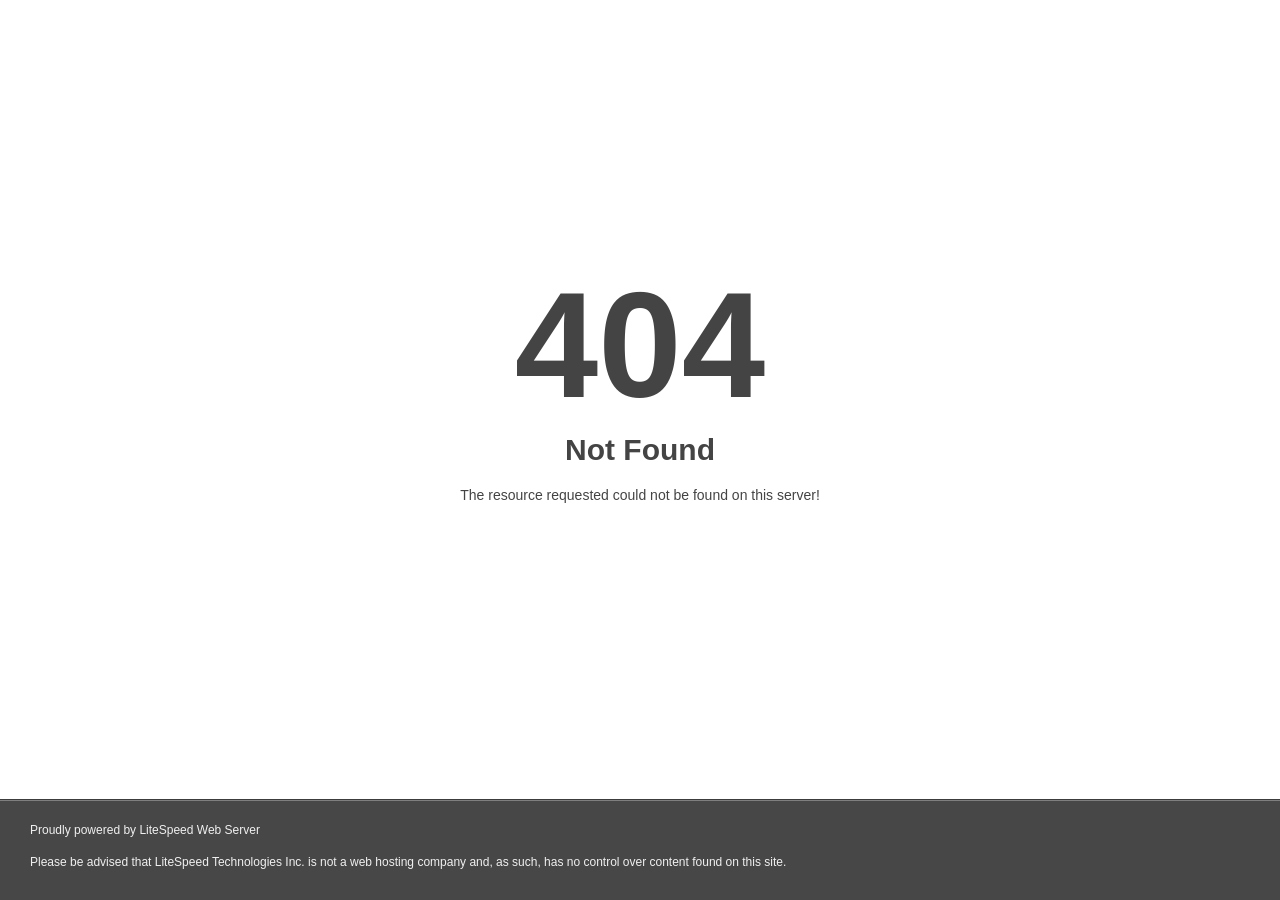
<file: images/misc/flowers-crop-4.html>
<!DOCTYPE html>
<html style="height:100%">
<head>
<meta name="viewport" content="width=device-width, initial-scale=1, shrink-to-fit=no" />
<title> 404 Not Found
</title><style>@media (prefers-color-scheme:dark){body{background-color:#000!important}}</style></head>
<body style="color: #444; margin:0;font: normal 14px/20px Arial, Helvetica, sans-serif; height:100%; background-color: #fff;">
<div style="height:auto; min-height:100%; ">     <div style="text-align: center; width:800px; margin-left: -400px; position:absolute; top: 30%; left:50%;">
        <h1 style="margin:0; font-size:150px; line-height:150px; font-weight:bold;">404</h1>
<h2 style="margin-top:20px;font-size: 30px;">Not Found
</h2>
<p>The resource requested could not be found on this server!</p>
</div></div><div style="color:#f0f0f0; font-size:12px;margin:auto;padding:0px 30px 0px 30px;position:relative;clear:both;height:100px;margin-top:-101px;background-color:#474747;border-top: 1px solid rgba(0,0,0,0.15);box-shadow: 0 1px 0 rgba(255, 255, 255, 0.3) inset;">
<br>Proudly powered by LiteSpeed Web Server<p>Please be advised that LiteSpeed Technologies Inc. is not a web hosting company and, as such, has no control over content found on this site.</p></div></body></html>
</file>
<file: css/plugins.css>
@charset "UTF-8";
/*!
 * animate.css -http://daneden.me/animate
 * Version - 3.5.1
 * Licensed under the MIT license - http://opensource.org/licenses/MIT
 *
 * Copyright (c) 2016 Daniel Eden
 */
 .animated{-webkit-animation-duration:.8s;animation-duration:.8s;-webkit-animation-fill-mode:both;animation-fill-mode:both}.animated.infinite{-webkit-animation-iteration-count:infinite;animation-iteration-count:infinite}.animated.hinge{-webkit-animation-duration:2s;animation-duration:2s}.animated.flipOutX,.animated.flipOutY,.animated.bounceIn,.animated.bounceOut{-webkit-animation-duration:.75s;animation-duration:.75s}@-webkit-keyframes bounce{from,20%,53%,80%,to{-webkit-animation-timing-function:cubic-bezier(.215,.61,.355,1);animation-timing-function:cubic-bezier(.215,.61,.355,1);-webkit-transform:translate3d(0,0,0);transform:translate3d(0,0,0)}40%,43%{-webkit-animation-timing-function:cubic-bezier(.755,.05,.855,.06);animation-timing-function:cubic-bezier(.755,.05,.855,.06);-webkit-transform:translate3d(0,-30px,0);transform:translate3d(0,-30px,0)}70%{-webkit-animation-timing-function:cubic-bezier(.755,.05,.855,.06);animation-timing-function:cubic-bezier(.755,.05,.855,.06);-webkit-transform:translate3d(0,-15px,0);transform:translate3d(0,-15px,0)}90%{-webkit-transform:translate3d(0,-4px,0);transform:translate3d(0,-4px,0)}}@keyframes bounce{from,20%,53%,80%,to{-webkit-animation-timing-function:cubic-bezier(.215,.61,.355,1);animation-timing-function:cubic-bezier(.215,.61,.355,1);-webkit-transform:translate3d(0,0,0);transform:translate3d(0,0,0)}40%,43%{-webkit-animation-timing-function:cubic-bezier(.755,.05,.855,.06);animation-timing-function:cubic-bezier(.755,.05,.855,.06);-webkit-transform:translate3d(0,-30px,0);transform:translate3d(0,-30px,0)}70%{-webkit-animation-timing-function:cubic-bezier(.755,.05,.855,.06);animation-timing-function:cubic-bezier(.755,.05,.855,.06);-webkit-transform:translate3d(0,-15px,0);transform:translate3d(0,-15px,0)}90%{-webkit-transform:translate3d(0,-4px,0);transform:translate3d(0,-4px,0)}}.bounce{-webkit-animation-name:bounce;animation-name:bounce;-webkit-transform-origin:center bottom;transform-origin:center bottom}@-webkit-keyframes flash{from,50%,to{opacity:1}25%,75%{opacity:0}}@keyframes flash{from,50%,to{opacity:1}25%,75%{opacity:0}}.flash{-webkit-animation-name:flash;animation-name:flash}@-webkit-keyframes pulse{from{-webkit-transform:scale3d(1,1,1);transform:scale3d(1,1,1)}50%{-webkit-transform:scale3d(1.05,1.05,1.05);transform:scale3d(1.05,1.05,1.05)}to{-webkit-transform:scale3d(1,1,1);transform:scale3d(1,1,1)}}@keyframes pulse{from{-webkit-transform:scale3d(1,1,1);transform:scale3d(1,1,1)}50%{-webkit-transform:scale3d(1.05,1.05,1.05);transform:scale3d(1.05,1.05,1.05)}to{-webkit-transform:scale3d(1,1,1);transform:scale3d(1,1,1)}}.pulse{-webkit-animation-name:pulse;animation-name:pulse}@-webkit-keyframes rubberBand{from{-webkit-transform:scale3d(1,1,1);transform:scale3d(1,1,1)}30%{-webkit-transform:scale3d(1.25,.75,1);transform:scale3d(1.25,.75,1)}40%{-webkit-transform:scale3d(.75,1.25,1);transform:scale3d(.75,1.25,1)}50%{-webkit-transform:scale3d(1.15,.85,1);transform:scale3d(1.15,.85,1)}65%{-webkit-transform:scale3d(.95,1.05,1);transform:scale3d(.95,1.05,1)}75%{-webkit-transform:scale3d(1.05,.95,1);transform:scale3d(1.05,.95,1)}to{-webkit-transform:scale3d(1,1,1);transform:scale3d(1,1,1)}}@keyframes rubberBand{from{-webkit-transform:scale3d(1,1,1);transform:scale3d(1,1,1)}30%{-webkit-transform:scale3d(1.25,.75,1);transform:scale3d(1.25,.75,1)}40%{-webkit-transform:scale3d(.75,1.25,1);transform:scale3d(.75,1.25,1)}50%{-webkit-transform:scale3d(1.15,.85,1);transform:scale3d(1.15,.85,1)}65%{-webkit-transform:scale3d(.95,1.05,1);transform:scale3d(.95,1.05,1)}75%{-webkit-transform:scale3d(1.05,.95,1);transform:scale3d(1.05,.95,1)}to{-webkit-transform:scale3d(1,1,1);transform:scale3d(1,1,1)}}.rubberBand{-webkit-animation-name:rubberBand;animation-name:rubberBand}@-webkit-keyframes shake{from,to{-webkit-transform:translate3d(0,0,0);transform:translate3d(0,0,0)}10%,30%,50%,70%,90%{-webkit-transform:translate3d(-10px,0,0);transform:translate3d(-10px,0,0)}20%,40%,60%,80%{-webkit-transform:translate3d(10px,0,0);transform:translate3d(10px,0,0)}}@keyframes shake{from,to{-webkit-transform:translate3d(0,0,0);transform:translate3d(0,0,0)}10%,30%,50%,70%,90%{-webkit-transform:translate3d(-10px,0,0);transform:translate3d(-10px,0,0)}20%,40%,60%,80%{-webkit-transform:translate3d(10px,0,0);transform:translate3d(10px,0,0)}}.shake{-webkit-animation-name:shake;animation-name:shake}@-webkit-keyframes headShake{0%{-webkit-transform:translateX(0);transform:translateX(0)}6.5%{-webkit-transform:translateX(-6px) rotateY(-9deg);transform:translateX(-6px) rotateY(-9deg)}18.5%{-webkit-transform:translateX(5px) rotateY(7deg);transform:translateX(5px) rotateY(7deg)}31.5%{-webkit-transform:translateX(-3px) rotateY(-5deg);transform:translateX(-3px) rotateY(-5deg)}43.5%{-webkit-transform:translateX(2px) rotateY(3deg);transform:translateX(2px) rotateY(3deg)}50%{-webkit-transform:translateX(0);transform:translateX(0)}}@keyframes headShake{0%{-webkit-transform:translateX(0);transform:translateX(0)}6.5%{-webkit-transform:translateX(-6px) rotateY(-9deg);transform:translateX(-6px) rotateY(-9deg)}18.5%{-webkit-transform:translateX(5px) rotateY(7deg);transform:translateX(5px) rotateY(7deg)}31.5%{-webkit-transform:translateX(-3px) rotateY(-5deg);transform:translateX(-3px) rotateY(-5deg)}43.5%{-webkit-transform:translateX(2px) rotateY(3deg);transform:translateX(2px) rotateY(3deg)}50%{-webkit-transform:translateX(0);transform:translateX(0)}}.headShake{-webkit-animation-timing-function:ease-in-out;animation-timing-function:ease-in-out;-webkit-animation-name:headShake;animation-name:headShake}@-webkit-keyframes swing{20%{-webkit-transform:rotate3d(0,0,1,15deg);transform:rotate3d(0,0,1,15deg)}40%{-webkit-transform:rotate3d(0,0,1,-10deg);transform:rotate3d(0,0,1,-10deg)}60%{-webkit-transform:rotate3d(0,0,1,5deg);transform:rotate3d(0,0,1,5deg)}80%{-webkit-transform:rotate3d(0,0,1,-5deg);transform:rotate3d(0,0,1,-5deg)}to{-webkit-transform:rotate3d(0,0,1,0deg);transform:rotate3d(0,0,1,0deg)}}@keyframes swing{20%{-webkit-transform:rotate3d(0,0,1,15deg);transform:rotate3d(0,0,1,15deg)}40%{-webkit-transform:rotate3d(0,0,1,-10deg);transform:rotate3d(0,0,1,-10deg)}60%{-webkit-transform:rotate3d(0,0,1,5deg);transform:rotate3d(0,0,1,5deg)}80%{-webkit-transform:rotate3d(0,0,1,-5deg);transform:rotate3d(0,0,1,-5deg)}to{-webkit-transform:rotate3d(0,0,1,0deg);transform:rotate3d(0,0,1,0deg)}}.swing{-webkit-transform-origin:top center;transform-origin:top center;-webkit-animation-name:swing;animation-name:swing}@-webkit-keyframes tada{from{-webkit-transform:scale3d(1,1,1);transform:scale3d(1,1,1)}10%,20%{-webkit-transform:scale3d(.9,.9,.9) rotate3d(0,0,1,-3deg);transform:scale3d(.9,.9,.9) rotate3d(0,0,1,-3deg)}30%,50%,70%,90%{-webkit-transform:scale3d(1.1,1.1,1.1) rotate3d(0,0,1,3deg);transform:scale3d(1.1,1.1,1.1) rotate3d(0,0,1,3deg)}40%,60%,80%{-webkit-transform:scale3d(1.1,1.1,1.1) rotate3d(0,0,1,-3deg);transform:scale3d(1.1,1.1,1.1) rotate3d(0,0,1,-3deg)}to{-webkit-transform:scale3d(1,1,1);transform:scale3d(1,1,1)}}@keyframes tada{from{-webkit-transform:scale3d(1,1,1);transform:scale3d(1,1,1)}10%,20%{-webkit-transform:scale3d(.9,.9,.9) rotate3d(0,0,1,-3deg);transform:scale3d(.9,.9,.9) rotate3d(0,0,1,-3deg)}30%,50%,70%,90%{-webkit-transform:scale3d(1.1,1.1,1.1) rotate3d(0,0,1,3deg);transform:scale3d(1.1,1.1,1.1) rotate3d(0,0,1,3deg)}40%,60%,80%{-webkit-transform:scale3d(1.1,1.1,1.1) rotate3d(0,0,1,-3deg);transform:scale3d(1.1,1.1,1.1) rotate3d(0,0,1,-3deg)}to{-webkit-transform:scale3d(1,1,1);transform:scale3d(1,1,1)}}.tada{-webkit-animation-name:tada;animation-name:tada}@-webkit-keyframes wobble{from{-webkit-transform:none;transform:none}15%{-webkit-transform:translate3d(-25%,0,0) rotate3d(0,0,1,-5deg);transform:translate3d(-25%,0,0) rotate3d(0,0,1,-5deg)}30%{-webkit-transform:translate3d(20%,0,0) rotate3d(0,0,1,3deg);transform:translate3d(20%,0,0) rotate3d(0,0,1,3deg)}45%{-webkit-transform:translate3d(-15%,0,0) rotate3d(0,0,1,-3deg);transform:translate3d(-15%,0,0) rotate3d(0,0,1,-3deg)}60%{-webkit-transform:translate3d(10%,0,0) rotate3d(0,0,1,2deg);transform:translate3d(10%,0,0) rotate3d(0,0,1,2deg)}75%{-webkit-transform:translate3d(-5%,0,0) rotate3d(0,0,1,-1deg);transform:translate3d(-5%,0,0) rotate3d(0,0,1,-1deg)}to{-webkit-transform:none;transform:none}}@keyframes wobble{from{-webkit-transform:none;transform:none}15%{-webkit-transform:translate3d(-25%,0,0) rotate3d(0,0,1,-5deg);transform:translate3d(-25%,0,0) rotate3d(0,0,1,-5deg)}30%{-webkit-transform:translate3d(20%,0,0) rotate3d(0,0,1,3deg);transform:translate3d(20%,0,0) rotate3d(0,0,1,3deg)}45%{-webkit-transform:translate3d(-15%,0,0) rotate3d(0,0,1,-3deg);transform:translate3d(-15%,0,0) rotate3d(0,0,1,-3deg)}60%{-webkit-transform:translate3d(10%,0,0) rotate3d(0,0,1,2deg);transform:translate3d(10%,0,0) rotate3d(0,0,1,2deg)}75%{-webkit-transform:translate3d(-5%,0,0) rotate3d(0,0,1,-1deg);transform:translate3d(-5%,0,0) rotate3d(0,0,1,-1deg)}to{-webkit-transform:none;transform:none}}.wobble{-webkit-animation-name:wobble;animation-name:wobble}@-webkit-keyframes jello{from,11.1%,to{-webkit-transform:none;transform:none}22.2%{-webkit-transform:skewX(-12.5deg) skewY(-12.5deg);transform:skewX(-12.5deg) skewY(-12.5deg)}33.3%{-webkit-transform:skewX(6.25deg) skewY(6.25deg);transform:skewX(6.25deg) skewY(6.25deg)}44.4%{-webkit-transform:skewX(-3.125deg) skewY(-3.125deg);transform:skewX(-3.125deg) skewY(-3.125deg)}55.5%{-webkit-transform:skewX(1.5625deg) skewY(1.5625deg);transform:skewX(1.5625deg) skewY(1.5625deg)}66.6%{-webkit-transform:skewX(-0.78125deg) skewY(-0.78125deg);transform:skewX(-0.78125deg) skewY(-0.78125deg)}77.7%{-webkit-transform:skewX(0.390625deg) skewY(0.390625deg);transform:skewX(0.390625deg) skewY(0.390625deg)}88.8%{-webkit-transform:skewX(-0.1953125deg) skewY(-0.1953125deg);transform:skewX(-0.1953125deg) skewY(-0.1953125deg)}}@keyframes jello{from,11.1%,to{-webkit-transform:none;transform:none}22.2%{-webkit-transform:skewX(-12.5deg) skewY(-12.5deg);transform:skewX(-12.5deg) skewY(-12.5deg)}33.3%{-webkit-transform:skewX(6.25deg) skewY(6.25deg);transform:skewX(6.25deg) skewY(6.25deg)}44.4%{-webkit-transform:skewX(-3.125deg) skewY(-3.125deg);transform:skewX(-3.125deg) skewY(-3.125deg)}55.5%{-webkit-transform:skewX(1.5625deg) skewY(1.5625deg);transform:skewX(1.5625deg) skewY(1.5625deg)}66.6%{-webkit-transform:skewX(-0.78125deg) skewY(-0.78125deg);transform:skewX(-0.78125deg) skewY(-0.78125deg)}77.7%{-webkit-transform:skewX(0.390625deg) skewY(0.390625deg);transform:skewX(0.390625deg) skewY(0.390625deg)}88.8%{-webkit-transform:skewX(-0.1953125deg) skewY(-0.1953125deg);transform:skewX(-0.1953125deg) skewY(-0.1953125deg)}}.jello{-webkit-animation-name:jello;animation-name:jello;-webkit-transform-origin:center;transform-origin:center}@-webkit-keyframes bounceIn{from,20%,40%,60%,80%,to{-webkit-animation-timing-function:cubic-bezier(.215,.61,.355,1);animation-timing-function:cubic-bezier(.215,.61,.355,1)}0%{opacity:0;-webkit-transform:scale3d(.3,.3,.3);transform:scale3d(.3,.3,.3)}20%{-webkit-transform:scale3d(1.1,1.1,1.1);transform:scale3d(1.1,1.1,1.1)}40%{-webkit-transform:scale3d(.9,.9,.9);transform:scale3d(.9,.9,.9)}60%{opacity:1;-webkit-transform:scale3d(1.03,1.03,1.03);transform:scale3d(1.03,1.03,1.03)}80%{-webkit-transform:scale3d(.97,.97,.97);transform:scale3d(.97,.97,.97)}to{opacity:1;-webkit-transform:scale3d(1,1,1);transform:scale3d(1,1,1)}}@keyframes bounceIn{from,20%,40%,60%,80%,to{-webkit-animation-timing-function:cubic-bezier(.215,.61,.355,1);animation-timing-function:cubic-bezier(.215,.61,.355,1)}0%{opacity:0;-webkit-transform:scale3d(.3,.3,.3);transform:scale3d(.3,.3,.3)}20%{-webkit-transform:scale3d(1.1,1.1,1.1);transform:scale3d(1.1,1.1,1.1)}40%{-webkit-transform:scale3d(.9,.9,.9);transform:scale3d(.9,.9,.9)}60%{opacity:1;-webkit-transform:scale3d(1.03,1.03,1.03);transform:scale3d(1.03,1.03,1.03)}80%{-webkit-transform:scale3d(.97,.97,.97);transform:scale3d(.97,.97,.97)}to{opacity:1;-webkit-transform:scale3d(1,1,1);transform:scale3d(1,1,1)}}.bounceIn{-webkit-animation-name:bounceIn;animation-name:bounceIn}@-webkit-keyframes bounceInDown{from,60%,75%,90%,to{-webkit-animation-timing-function:cubic-bezier(.215,.61,.355,1);animation-timing-function:cubic-bezier(.215,.61,.355,1)}0%{opacity:0;-webkit-transform:translate3d(0,-3000px,0);transform:translate3d(0,-3000px,0)}60%{opacity:1;-webkit-transform:translate3d(0,25px,0);transform:translate3d(0,25px,0)}75%{-webkit-transform:translate3d(0,-10px,0);transform:translate3d(0,-10px,0)}90%{-webkit-transform:translate3d(0,5px,0);transform:translate3d(0,5px,0)}to{-webkit-transform:none;transform:none}}@keyframes bounceInDown{from,60%,75%,90%,to{-webkit-animation-timing-function:cubic-bezier(.215,.61,.355,1);animation-timing-function:cubic-bezier(.215,.61,.355,1)}0%{opacity:0;-webkit-transform:translate3d(0,-3000px,0);transform:translate3d(0,-3000px,0)}60%{opacity:1;-webkit-transform:translate3d(0,25px,0);transform:translate3d(0,25px,0)}75%{-webkit-transform:translate3d(0,-10px,0);transform:translate3d(0,-10px,0)}90%{-webkit-transform:translate3d(0,5px,0);transform:translate3d(0,5px,0)}to{-webkit-transform:none;transform:none}}.bounceInDown{-webkit-animation-name:bounceInDown;animation-name:bounceInDown}@-webkit-keyframes bounceInLeft{from,60%,75%,90%,to{-webkit-animation-timing-function:cubic-bezier(.215,.61,.355,1);animation-timing-function:cubic-bezier(.215,.61,.355,1)}0%{opacity:0;-webkit-transform:translate3d(-3000px,0,0);transform:translate3d(-3000px,0,0)}60%{opacity:1;-webkit-transform:translate3d(25px,0,0);transform:translate3d(25px,0,0)}75%{-webkit-transform:translate3d(-10px,0,0);transform:translate3d(-10px,0,0)}90%{-webkit-transform:translate3d(5px,0,0);transform:translate3d(5px,0,0)}to{-webkit-transform:none;transform:none}}@keyframes bounceInLeft{from,60%,75%,90%,to{-webkit-animation-timing-function:cubic-bezier(.215,.61,.355,1);animation-timing-function:cubic-bezier(.215,.61,.355,1)}0%{opacity:0;-webkit-transform:translate3d(-3000px,0,0);transform:translate3d(-3000px,0,0)}60%{opacity:1;-webkit-transform:translate3d(25px,0,0);transform:translate3d(25px,0,0)}75%{-webkit-transform:translate3d(-10px,0,0);transform:translate3d(-10px,0,0)}90%{-webkit-transform:translate3d(5px,0,0);transform:translate3d(5px,0,0)}to{-webkit-transform:none;transform:none}}.bounceInLeft{-webkit-animation-name:bounceInLeft;animation-name:bounceInLeft}@-webkit-keyframes bounceInRight{from,60%,75%,90%,to{-webkit-animation-timing-function:cubic-bezier(.215,.61,.355,1);animation-timing-function:cubic-bezier(.215,.61,.355,1)}from{opacity:0;-webkit-transform:translate3d(3000px,0,0);transform:translate3d(3000px,0,0)}60%{opacity:1;-webkit-transform:translate3d(-25px,0,0);transform:translate3d(-25px,0,0)}75%{-webkit-transform:translate3d(10px,0,0);transform:translate3d(10px,0,0)}90%{-webkit-transform:translate3d(-5px,0,0);transform:translate3d(-5px,0,0)}to{-webkit-transform:none;transform:none}}@keyframes bounceInRight{from,60%,75%,90%,to{-webkit-animation-timing-function:cubic-bezier(.215,.61,.355,1);animation-timing-function:cubic-bezier(.215,.61,.355,1)}from{opacity:0;-webkit-transform:translate3d(3000px,0,0);transform:translate3d(3000px,0,0)}60%{opacity:1;-webkit-transform:translate3d(-25px,0,0);transform:translate3d(-25px,0,0)}75%{-webkit-transform:translate3d(10px,0,0);transform:translate3d(10px,0,0)}90%{-webkit-transform:translate3d(-5px,0,0);transform:translate3d(-5px,0,0)}to{-webkit-transform:none;transform:none}}.bounceInRight{-webkit-animation-name:bounceInRight;animation-name:bounceInRight}@-webkit-keyframes bounceInUp{from,60%,75%,90%,to{-webkit-animation-timing-function:cubic-bezier(.215,.61,.355,1);animation-timing-function:cubic-bezier(.215,.61,.355,1)}from{opacity:0;-webkit-transform:translate3d(0,3000px,0);transform:translate3d(0,3000px,0)}60%{opacity:1;-webkit-transform:translate3d(0,-20px,0);transform:translate3d(0,-20px,0)}75%{-webkit-transform:translate3d(0,10px,0);transform:translate3d(0,10px,0)}90%{-webkit-transform:translate3d(0,-5px,0);transform:translate3d(0,-5px,0)}to{-webkit-transform:translate3d(0,0,0);transform:translate3d(0,0,0)}}@keyframes bounceInUp{from,60%,75%,90%,to{-webkit-animation-timing-function:cubic-bezier(.215,.61,.355,1);animation-timing-function:cubic-bezier(.215,.61,.355,1)}from{opacity:0;-webkit-transform:translate3d(0,3000px,0);transform:translate3d(0,3000px,0)}60%{opacity:1;-webkit-transform:translate3d(0,-20px,0);transform:translate3d(0,-20px,0)}75%{-webkit-transform:translate3d(0,10px,0);transform:translate3d(0,10px,0)}90%{-webkit-transform:translate3d(0,-5px,0);transform:translate3d(0,-5px,0)}to{-webkit-transform:translate3d(0,0,0);transform:translate3d(0,0,0)}}.bounceInUp{-webkit-animation-name:bounceInUp;animation-name:bounceInUp}@-webkit-keyframes bounceOut{20%{-webkit-transform:scale3d(.9,.9,.9);transform:scale3d(.9,.9,.9)}50%,55%{opacity:1;-webkit-transform:scale3d(1.1,1.1,1.1);transform:scale3d(1.1,1.1,1.1)}to{opacity:0;-webkit-transform:scale3d(.3,.3,.3);transform:scale3d(.3,.3,.3)}}@keyframes bounceOut{20%{-webkit-transform:scale3d(.9,.9,.9);transform:scale3d(.9,.9,.9)}50%,55%{opacity:1;-webkit-transform:scale3d(1.1,1.1,1.1);transform:scale3d(1.1,1.1,1.1)}to{opacity:0;-webkit-transform:scale3d(.3,.3,.3);transform:scale3d(.3,.3,.3)}}.bounceOut{-webkit-animation-name:bounceOut;animation-name:bounceOut}@-webkit-keyframes bounceOutDown{20%{-webkit-transform:translate3d(0,10px,0);transform:translate3d(0,10px,0)}40%,45%{opacity:1;-webkit-transform:translate3d(0,-20px,0);transform:translate3d(0,-20px,0)}to{opacity:0;-webkit-transform:translate3d(0,2000px,0);transform:translate3d(0,2000px,0)}}@keyframes bounceOutDown{20%{-webkit-transform:translate3d(0,10px,0);transform:translate3d(0,10px,0)}40%,45%{opacity:1;-webkit-transform:translate3d(0,-20px,0);transform:translate3d(0,-20px,0)}to{opacity:0;-webkit-transform:translate3d(0,2000px,0);transform:translate3d(0,2000px,0)}}.bounceOutDown{-webkit-animation-name:bounceOutDown;animation-name:bounceOutDown}@-webkit-keyframes bounceOutLeft{20%{opacity:1;-webkit-transform:translate3d(20px,0,0);transform:translate3d(20px,0,0)}to{opacity:0;-webkit-transform:translate3d(-2000px,0,0);transform:translate3d(-2000px,0,0)}}@keyframes bounceOutLeft{20%{opacity:1;-webkit-transform:translate3d(20px,0,0);transform:translate3d(20px,0,0)}to{opacity:0;-webkit-transform:translate3d(-2000px,0,0);transform:translate3d(-2000px,0,0)}}.bounceOutLeft{-webkit-animation-name:bounceOutLeft;animation-name:bounceOutLeft}@-webkit-keyframes bounceOutRight{20%{opacity:1;-webkit-transform:translate3d(-20px,0,0);transform:translate3d(-20px,0,0)}to{opacity:0;-webkit-transform:translate3d(2000px,0,0);transform:translate3d(2000px,0,0)}}@keyframes bounceOutRight{20%{opacity:1;-webkit-transform:translate3d(-20px,0,0);transform:translate3d(-20px,0,0)}to{opacity:0;-webkit-transform:translate3d(2000px,0,0);transform:translate3d(2000px,0,0)}}.bounceOutRight{-webkit-animation-name:bounceOutRight;animation-name:bounceOutRight}@-webkit-keyframes bounceOutUp{20%{-webkit-transform:translate3d(0,-10px,0);transform:translate3d(0,-10px,0)}40%,45%{opacity:1;-webkit-transform:translate3d(0,20px,0);transform:translate3d(0,20px,0)}to{opacity:0;-webkit-transform:translate3d(0,-2000px,0);transform:translate3d(0,-2000px,0)}}@keyframes bounceOutUp{20%{-webkit-transform:translate3d(0,-10px,0);transform:translate3d(0,-10px,0)}40%,45%{opacity:1;-webkit-transform:translate3d(0,20px,0);transform:translate3d(0,20px,0)}to{opacity:0;-webkit-transform:translate3d(0,-2000px,0);transform:translate3d(0,-2000px,0)}}.bounceOutUp{-webkit-animation-name:bounceOutUp;animation-name:bounceOutUp}@-webkit-keyframes fadeIn{from{opacity:0}to{opacity:1}}@keyframes fadeIn{from{opacity:0}to{opacity:1}}.fadeIn{-webkit-animation-name:fadeIn;animation-name:fadeIn}@-webkit-keyframes fadeInDown{from{opacity:0;-webkit-transform:translate3d(0,-30%,0);transform:translate3d(0,-30%,0)}to{opacity:1;-webkit-transform:none;transform:none}}@keyframes fadeInDown{from{opacity:0;-webkit-transform:translate3d(0,-30%,0);transform:translate3d(0,-30%,0)}to{opacity:1;-webkit-transform:none;transform:none}}.fadeInDown{-webkit-animation-name:fadeInDown;animation-name:fadeInDown}@-webkit-keyframes fadeInDownBig{from{opacity:0;-webkit-transform:translate3d(0,-2000px,0);transform:translate3d(0,-2000px,0)}to{opacity:1;-webkit-transform:none;transform:none}}@keyframes fadeInDownBig{from{opacity:0;-webkit-transform:translate3d(0,-2000px,0);transform:translate3d(0,-2000px,0)}to{opacity:1;-webkit-transform:none;transform:none}}.fadeInDownBig{-webkit-animation-name:fadeInDownBig;animation-name:fadeInDownBig}@-webkit-keyframes fadeInLeft{from{opacity:0;-webkit-transform:translate3d(-10%,0,0);transform:translate3d(-10%,0,0)}to{opacity:1;-webkit-transform:none;transform:none}}@keyframes fadeInLeft{from{opacity:0;-webkit-transform:translate3d(-10%,0,0);transform:translate3d(-10%,0,0)}to{opacity:1;-webkit-transform:none;transform:none}}.fadeInLeft{-webkit-animation-name:fadeInLeft;animation-name:fadeInLeft}@-webkit-keyframes fadeInLeftBig{from{opacity:0;-webkit-transform:translate3d(-2000px,0,0);transform:translate3d(-2000px,0,0)}to{opacity:1;-webkit-transform:none;transform:none}}@keyframes fadeInLeftBig{from{opacity:0;-webkit-transform:translate3d(-2000px,0,0);transform:translate3d(-2000px,0,0)}to{opacity:1;-webkit-transform:none;transform:none}}.fadeInLeftBig{-webkit-animation-name:fadeInLeftBig;animation-name:fadeInLeftBig}@-webkit-keyframes fadeInRight{from{opacity:0;-webkit-transform:translate3d(10%,0,0);transform:translate3d(10%,0,0)}to{opacity:1;-webkit-transform:none;transform:none}}@keyframes fadeInRight{from{opacity:0;-webkit-transform:translate3d(10%,0,0);transform:translate3d(10%,0,0)}to{opacity:1;-webkit-transform:none;transform:none}}.fadeInRight{-webkit-animation-name:fadeInRight;animation-name:fadeInRight}@-webkit-keyframes fadeInRightBig{from{opacity:0;-webkit-transform:translate3d(2000px,0,0);transform:translate3d(2000px,0,0)}to{opacity:1;-webkit-transform:none;transform:none}}@keyframes fadeInRightBig{from{opacity:0;-webkit-transform:translate3d(2000px,0,0);transform:translate3d(2000px,0,0)}to{opacity:1;-webkit-transform:none;transform:none}}.fadeInRightBig{-webkit-animation-name:fadeInRightBig;animation-name:fadeInRightBig}@-webkit-keyframes fadeInUp{from{opacity:0;-webkit-transform:translate3d(0,30%,0);transform:translate3d(0,30%,0)}to{opacity:1;-webkit-transform:none;transform:none}}@keyframes fadeInUp{from{opacity:0;-webkit-transform:translate3d(0,30%,0);transform:translate3d(0,30%,0)}to{opacity:1;-webkit-transform:none;transform:none}}.fadeInUp{-webkit-animation-name:fadeInUp;animation-name:fadeInUp}@-webkit-keyframes fadeInUpBig{from{opacity:0;-webkit-transform:translate3d(0,2000px,0);transform:translate3d(0,2000px,0)}to{opacity:1;-webkit-transform:none;transform:none}}@keyframes fadeInUpBig{from{opacity:0;-webkit-transform:translate3d(0,2000px,0);transform:translate3d(0,2000px,0)}to{opacity:1;-webkit-transform:none;transform:none}}.fadeInUpBig{-webkit-animation-name:fadeInUpBig;animation-name:fadeInUpBig}@-webkit-keyframes fadeOut{from{opacity:1}to{opacity:0}}@keyframes fadeOut{from{opacity:1}to{opacity:0}}.fadeOut{-webkit-animation-name:fadeOut;animation-name:fadeOut}@-webkit-keyframes fadeOutDown{from{opacity:1}to{opacity:0;-webkit-transform:translate3d(0,30%,0);transform:translate3d(0,30%,0)}}@keyframes fadeOutDown{from{opacity:1}to{opacity:0;-webkit-transform:translate3d(0,30%,0);transform:translate3d(0,30%,0)}}.fadeOutDown{-webkit-animation-name:fadeOutDown;animation-name:fadeOutDown}@-webkit-keyframes fadeOutDownBig{from{opacity:1}to{opacity:0;-webkit-transform:translate3d(0,2000px,0);transform:translate3d(0,2000px,0)}}@keyframes fadeOutDownBig{from{opacity:1}to{opacity:0;-webkit-transform:translate3d(0,2000px,0);transform:translate3d(0,2000px,0)}}.fadeOutDownBig{-webkit-animation-name:fadeOutDownBig;animation-name:fadeOutDownBig}@-webkit-keyframes fadeOutLeft{from{opacity:1}to{opacity:0;-webkit-transform:translate3d(-10%,0,0);transform:translate3d(-10%,0,0)}}@keyframes fadeOutLeft{from{opacity:1}to{opacity:0;-webkit-transform:translate3d(-10%,0,0);transform:translate3d(-10%,0,0)}}.fadeOutLeft{-webkit-animation-name:fadeOutLeft;animation-name:fadeOutLeft}@-webkit-keyframes fadeOutLeftBig{from{opacity:1}to{opacity:0;-webkit-transform:translate3d(-2000px,0,0);transform:translate3d(-2000px,0,0)}}@keyframes fadeOutLeftBig{from{opacity:1}to{opacity:0;-webkit-transform:translate3d(-2000px,0,0);transform:translate3d(-2000px,0,0)}}.fadeOutLeftBig{-webkit-animation-name:fadeOutLeftBig;animation-name:fadeOutLeftBig}@-webkit-keyframes fadeOutRight{from{opacity:1}to{opacity:0;-webkit-transform:translate3d(10%,0,0);transform:translate3d(10%,0,0)}}@keyframes fadeOutRight{from{opacity:1}to{opacity:0;-webkit-transform:translate3d(10%,0,0);transform:translate3d(10%,0,0)}}.fadeOutRight{-webkit-animation-name:fadeOutRight;animation-name:fadeOutRight}@-webkit-keyframes fadeOutRightBig{from{opacity:1}to{opacity:0;-webkit-transform:translate3d(2000px,0,0);transform:translate3d(2000px,0,0)}}@keyframes fadeOutRightBig{from{opacity:1}to{opacity:0;-webkit-transform:translate3d(2000px,0,0);transform:translate3d(2000px,0,0)}}.fadeOutRightBig{-webkit-animation-name:fadeOutRightBig;animation-name:fadeOutRightBig}@-webkit-keyframes fadeOutUp{from{opacity:1}to{opacity:0;-webkit-transform:translate3d(0,-30%,0);transform:translate3d(0,-30%,0)}}@keyframes fadeOutUp{from{opacity:1}to{opacity:0;-webkit-transform:translate3d(0,-30%,0);transform:translate3d(0,-30%,0)}}.fadeOutUp{-webkit-animation-name:fadeOutUp;animation-name:fadeOutUp}@-webkit-keyframes fadeOutUpBig{from{opacity:1}to{opacity:0;-webkit-transform:translate3d(0,-2000px,0);transform:translate3d(0,-2000px,0)}}@keyframes fadeOutUpBig{from{opacity:1}to{opacity:0;-webkit-transform:translate3d(0,-2000px,0);transform:translate3d(0,-2000px,0)}}.fadeOutUpBig{-webkit-animation-name:fadeOutUpBig;animation-name:fadeOutUpBig}@-webkit-keyframes flip{from{-webkit-transform:perspective(400px) rotate3d(0,1,0,-360deg);transform:perspective(400px) rotate3d(0,1,0,-360deg);-webkit-animation-timing-function:ease-out;animation-timing-function:ease-out}40%{-webkit-transform:perspective(400px) translate3d(0,0,150px) rotate3d(0,1,0,-190deg);transform:perspective(400px) translate3d(0,0,150px) rotate3d(0,1,0,-190deg);-webkit-animation-timing-function:ease-out;animation-timing-function:ease-out}50%{-webkit-transform:perspective(400px) translate3d(0,0,150px) rotate3d(0,1,0,-170deg);transform:perspective(400px) translate3d(0,0,150px) rotate3d(0,1,0,-170deg);-webkit-animation-timing-function:ease-in;animation-timing-function:ease-in}80%{-webkit-transform:perspective(400px) scale3d(.95,.95,.95);transform:perspective(400px) scale3d(.95,.95,.95);-webkit-animation-timing-function:ease-in;animation-timing-function:ease-in}to{-webkit-transform:perspective(400px);transform:perspective(400px);-webkit-animation-timing-function:ease-in;animation-timing-function:ease-in}}@keyframes flip{from{-webkit-transform:perspective(400px) rotate3d(0,1,0,-360deg);transform:perspective(400px) rotate3d(0,1,0,-360deg);-webkit-animation-timing-function:ease-out;animation-timing-function:ease-out}40%{-webkit-transform:perspective(400px) translate3d(0,0,150px) rotate3d(0,1,0,-190deg);transform:perspective(400px) translate3d(0,0,150px) rotate3d(0,1,0,-190deg);-webkit-animation-timing-function:ease-out;animation-timing-function:ease-out}50%{-webkit-transform:perspective(400px) translate3d(0,0,150px) rotate3d(0,1,0,-170deg);transform:perspective(400px) translate3d(0,0,150px) rotate3d(0,1,0,-170deg);-webkit-animation-timing-function:ease-in;animation-timing-function:ease-in}80%{-webkit-transform:perspective(400px) scale3d(.95,.95,.95);transform:perspective(400px) scale3d(.95,.95,.95);-webkit-animation-timing-function:ease-in;animation-timing-function:ease-in}to{-webkit-transform:perspective(400px);transform:perspective(400px);-webkit-animation-timing-function:ease-in;animation-timing-function:ease-in}}.animated.flip{-webkit-backface-visibility:visible;backface-visibility:visible;-webkit-animation-name:flip;animation-name:flip}@-webkit-keyframes flipInX{from{-webkit-transform:perspective(400px) rotate3d(1,0,0,90deg);transform:perspective(400px) rotate3d(1,0,0,90deg);-webkit-animation-timing-function:ease-in;animation-timing-function:ease-in;opacity:0}40%{-webkit-transform:perspective(400px) rotate3d(1,0,0,-20deg);transform:perspective(400px) rotate3d(1,0,0,-20deg);-webkit-animation-timing-function:ease-in;animation-timing-function:ease-in}60%{-webkit-transform:perspective(400px) rotate3d(1,0,0,10deg);transform:perspective(400px) rotate3d(1,0,0,10deg);opacity:1}80%{-webkit-transform:perspective(400px) rotate3d(1,0,0,-5deg);transform:perspective(400px) rotate3d(1,0,0,-5deg)}to{-webkit-transform:perspective(400px);transform:perspective(400px)}}@keyframes flipInX{from{-webkit-transform:perspective(400px) rotate3d(1,0,0,90deg);transform:perspective(400px) rotate3d(1,0,0,90deg);-webkit-animation-timing-function:ease-in;animation-timing-function:ease-in;opacity:0}40%{-webkit-transform:perspective(400px) rotate3d(1,0,0,-20deg);transform:perspective(400px) rotate3d(1,0,0,-20deg);-webkit-animation-timing-function:ease-in;animation-timing-function:ease-in}60%{-webkit-transform:perspective(400px) rotate3d(1,0,0,10deg);transform:perspective(400px) rotate3d(1,0,0,10deg);opacity:1}80%{-webkit-transform:perspective(400px) rotate3d(1,0,0,-5deg);transform:perspective(400px) rotate3d(1,0,0,-5deg)}to{-webkit-transform:perspective(400px);transform:perspective(400px)}}.flipInX{-webkit-backface-visibility:visible!important;backface-visibility:visible!important;-webkit-animation-name:flipInX;animation-name:flipInX}@-webkit-keyframes flipInY{from{-webkit-transform:perspective(400px) rotate3d(0,1,0,90deg);transform:perspective(400px) rotate3d(0,1,0,90deg);-webkit-animation-timing-function:ease-in;animation-timing-function:ease-in;opacity:0}40%{-webkit-transform:perspective(400px) rotate3d(0,1,0,-20deg);transform:perspective(400px) rotate3d(0,1,0,-20deg);-webkit-animation-timing-function:ease-in;animation-timing-function:ease-in}60%{-webkit-transform:perspective(400px) rotate3d(0,1,0,10deg);transform:perspective(400px) rotate3d(0,1,0,10deg);opacity:1}80%{-webkit-transform:perspective(400px) rotate3d(0,1,0,-5deg);transform:perspective(400px) rotate3d(0,1,0,-5deg)}to{-webkit-transform:perspective(400px);transform:perspective(400px)}}@keyframes flipInY{from{-webkit-transform:perspective(400px) rotate3d(0,1,0,90deg);transform:perspective(400px) rotate3d(0,1,0,90deg);-webkit-animation-timing-function:ease-in;animation-timing-function:ease-in;opacity:0}40%{-webkit-transform:perspective(400px) rotate3d(0,1,0,-20deg);transform:perspective(400px) rotate3d(0,1,0,-20deg);-webkit-animation-timing-function:ease-in;animation-timing-function:ease-in}60%{-webkit-transform:perspective(400px) rotate3d(0,1,0,10deg);transform:perspective(400px) rotate3d(0,1,0,10deg);opacity:1}80%{-webkit-transform:perspective(400px) rotate3d(0,1,0,-5deg);transform:perspective(400px) rotate3d(0,1,0,-5deg)}to{-webkit-transform:perspective(400px);transform:perspective(400px)}}.flipInY{-webkit-backface-visibility:visible!important;backface-visibility:visible!important;-webkit-animation-name:flipInY;animation-name:flipInY}@-webkit-keyframes flipOutX{from{-webkit-transform:perspective(400px);transform:perspective(400px)}30%{-webkit-transform:perspective(400px) rotate3d(1,0,0,-20deg);transform:perspective(400px) rotate3d(1,0,0,-20deg);opacity:1}to{-webkit-transform:perspective(400px) rotate3d(1,0,0,90deg);transform:perspective(400px) rotate3d(1,0,0,90deg);opacity:0}}@keyframes flipOutX{from{-webkit-transform:perspective(400px);transform:perspective(400px)}30%{-webkit-transform:perspective(400px) rotate3d(1,0,0,-20deg);transform:perspective(400px) rotate3d(1,0,0,-20deg);opacity:1}to{-webkit-transform:perspective(400px) rotate3d(1,0,0,90deg);transform:perspective(400px) rotate3d(1,0,0,90deg);opacity:0}}.flipOutX{-webkit-animation-name:flipOutX;animation-name:flipOutX;-webkit-backface-visibility:visible!important;backface-visibility:visible!important}@-webkit-keyframes flipOutY{from{-webkit-transform:perspective(400px);transform:perspective(400px)}30%{-webkit-transform:perspective(400px) rotate3d(0,1,0,-15deg);transform:perspective(400px) rotate3d(0,1,0,-15deg);opacity:1}to{-webkit-transform:perspective(400px) rotate3d(0,1,0,90deg);transform:perspective(400px) rotate3d(0,1,0,90deg);opacity:0}}@keyframes flipOutY{from{-webkit-transform:perspective(400px);transform:perspective(400px)}30%{-webkit-transform:perspective(400px) rotate3d(0,1,0,-15deg);transform:perspective(400px) rotate3d(0,1,0,-15deg);opacity:1}to{-webkit-transform:perspective(400px) rotate3d(0,1,0,90deg);transform:perspective(400px) rotate3d(0,1,0,90deg);opacity:0}}.flipOutY{-webkit-backface-visibility:visible!important;backface-visibility:visible!important;-webkit-animation-name:flipOutY;animation-name:flipOutY}@-webkit-keyframes lightSpeedIn{from{-webkit-transform:translate3d(10%,0,0) skewX(-30deg);transform:translate3d(10%,0,0) skewX(-30deg);opacity:0}60%{-webkit-transform:skewX(20deg);transform:skewX(20deg);opacity:1}80%{-webkit-transform:skewX(-5deg);transform:skewX(-5deg);opacity:1}to{-webkit-transform:none;transform:none;opacity:1}}@keyframes lightSpeedIn{from{-webkit-transform:translate3d(10%,0,0) skewX(-30deg);transform:translate3d(10%,0,0) skewX(-30deg);opacity:0}60%{-webkit-transform:skewX(20deg);transform:skewX(20deg);opacity:1}80%{-webkit-transform:skewX(-5deg);transform:skewX(-5deg);opacity:1}to{-webkit-transform:none;transform:none;opacity:1}}.lightSpeedIn{-webkit-animation-name:lightSpeedIn;animation-name:lightSpeedIn;-webkit-animation-timing-function:ease-out;animation-timing-function:ease-out}@-webkit-keyframes lightSpeedOut{from{opacity:1}to{-webkit-transform:translate3d(10%,0,0) skewX(30deg);transform:translate3d(10%,0,0) skewX(30deg);opacity:0}}@keyframes lightSpeedOut{from{opacity:1}to{-webkit-transform:translate3d(10%,0,0) skewX(30deg);transform:translate3d(10%,0,0) skewX(30deg);opacity:0}}.lightSpeedOut{-webkit-animation-name:lightSpeedOut;animation-name:lightSpeedOut;-webkit-animation-timing-function:ease-in;animation-timing-function:ease-in}@-webkit-keyframes rotateIn{from{-webkit-transform-origin:center;transform-origin:center;-webkit-transform:rotate3d(0,0,1,-200deg);transform:rotate3d(0,0,1,-200deg);opacity:0}to{-webkit-transform-origin:center;transform-origin:center;-webkit-transform:none;transform:none;opacity:1}}@keyframes rotateIn{from{-webkit-transform-origin:center;transform-origin:center;-webkit-transform:rotate3d(0,0,1,-200deg);transform:rotate3d(0,0,1,-200deg);opacity:0}to{-webkit-transform-origin:center;transform-origin:center;-webkit-transform:none;transform:none;opacity:1}}.rotateIn{-webkit-animation-name:rotateIn;animation-name:rotateIn}@-webkit-keyframes rotateInDownLeft{from{-webkit-transform-origin:left bottom;transform-origin:left bottom;-webkit-transform:rotate3d(0,0,1,-45deg);transform:rotate3d(0,0,1,-45deg);opacity:0}to{-webkit-transform-origin:left bottom;transform-origin:left bottom;-webkit-transform:none;transform:none;opacity:1}}@keyframes rotateInDownLeft{from{-webkit-transform-origin:left bottom;transform-origin:left bottom;-webkit-transform:rotate3d(0,0,1,-45deg);transform:rotate3d(0,0,1,-45deg);opacity:0}to{-webkit-transform-origin:left bottom;transform-origin:left bottom;-webkit-transform:none;transform:none;opacity:1}}.rotateInDownLeft{-webkit-animation-name:rotateInDownLeft;animation-name:rotateInDownLeft}@-webkit-keyframes rotateInDownRight{from{-webkit-transform-origin:right bottom;transform-origin:right bottom;-webkit-transform:rotate3d(0,0,1,45deg);transform:rotate3d(0,0,1,45deg);opacity:0}to{-webkit-transform-origin:right bottom;transform-origin:right bottom;-webkit-transform:none;transform:none;opacity:1}}@keyframes rotateInDownRight{from{-webkit-transform-origin:right bottom;transform-origin:right bottom;-webkit-transform:rotate3d(0,0,1,45deg);transform:rotate3d(0,0,1,45deg);opacity:0}to{-webkit-transform-origin:right bottom;transform-origin:right bottom;-webkit-transform:none;transform:none;opacity:1}}.rotateInDownRight{-webkit-animation-name:rotateInDownRight;animation-name:rotateInDownRight}@-webkit-keyframes rotateInUpLeft{from{-webkit-transform-origin:left bottom;transform-origin:left bottom;-webkit-transform:rotate3d(0,0,1,45deg);transform:rotate3d(0,0,1,45deg);opacity:0}to{-webkit-transform-origin:left bottom;transform-origin:left bottom;-webkit-transform:none;transform:none;opacity:1}}@keyframes rotateInUpLeft{from{-webkit-transform-origin:left bottom;transform-origin:left bottom;-webkit-transform:rotate3d(0,0,1,45deg);transform:rotate3d(0,0,1,45deg);opacity:0}to{-webkit-transform-origin:left bottom;transform-origin:left bottom;-webkit-transform:none;transform:none;opacity:1}}.rotateInUpLeft{-webkit-animation-name:rotateInUpLeft;animation-name:rotateInUpLeft}@-webkit-keyframes rotateInUpRight{from{-webkit-transform-origin:right bottom;transform-origin:right bottom;-webkit-transform:rotate3d(0,0,1,-90deg);transform:rotate3d(0,0,1,-90deg);opacity:0}to{-webkit-transform-origin:right bottom;transform-origin:right bottom;-webkit-transform:none;transform:none;opacity:1}}@keyframes rotateInUpRight{from{-webkit-transform-origin:right bottom;transform-origin:right bottom;-webkit-transform:rotate3d(0,0,1,-90deg);transform:rotate3d(0,0,1,-90deg);opacity:0}to{-webkit-transform-origin:right bottom;transform-origin:right bottom;-webkit-transform:none;transform:none;opacity:1}}.rotateInUpRight{-webkit-animation-name:rotateInUpRight;animation-name:rotateInUpRight}@-webkit-keyframes rotateOut{from{-webkit-transform-origin:center;transform-origin:center;opacity:1}to{-webkit-transform-origin:center;transform-origin:center;-webkit-transform:rotate3d(0,0,1,200deg);transform:rotate3d(0,0,1,200deg);opacity:0}}@keyframes rotateOut{from{-webkit-transform-origin:center;transform-origin:center;opacity:1}to{-webkit-transform-origin:center;transform-origin:center;-webkit-transform:rotate3d(0,0,1,200deg);transform:rotate3d(0,0,1,200deg);opacity:0}}.rotateOut{-webkit-animation-name:rotateOut;animation-name:rotateOut}@-webkit-keyframes rotateOutDownLeft{from{-webkit-transform-origin:left bottom;transform-origin:left bottom;opacity:1}to{-webkit-transform-origin:left bottom;transform-origin:left bottom;-webkit-transform:rotate3d(0,0,1,45deg);transform:rotate3d(0,0,1,45deg);opacity:0}}@keyframes rotateOutDownLeft{from{-webkit-transform-origin:left bottom;transform-origin:left bottom;opacity:1}to{-webkit-transform-origin:left bottom;transform-origin:left bottom;-webkit-transform:rotate3d(0,0,1,45deg);transform:rotate3d(0,0,1,45deg);opacity:0}}.rotateOutDownLeft{-webkit-animation-name:rotateOutDownLeft;animation-name:rotateOutDownLeft}@-webkit-keyframes rotateOutDownRight{from{-webkit-transform-origin:right bottom;transform-origin:right bottom;opacity:1}to{-webkit-transform-origin:right bottom;transform-origin:right bottom;-webkit-transform:rotate3d(0,0,1,-45deg);transform:rotate3d(0,0,1,-45deg);opacity:0}}@keyframes rotateOutDownRight{from{-webkit-transform-origin:right bottom;transform-origin:right bottom;opacity:1}to{-webkit-transform-origin:right bottom;transform-origin:right bottom;-webkit-transform:rotate3d(0,0,1,-45deg);transform:rotate3d(0,0,1,-45deg);opacity:0}}.rotateOutDownRight{-webkit-animation-name:rotateOutDownRight;animation-name:rotateOutDownRight}@-webkit-keyframes rotateOutUpLeft{from{-webkit-transform-origin:left bottom;transform-origin:left bottom;opacity:1}to{-webkit-transform-origin:left bottom;transform-origin:left bottom;-webkit-transform:rotate3d(0,0,1,-45deg);transform:rotate3d(0,0,1,-45deg);opacity:0}}@keyframes rotateOutUpLeft{from{-webkit-transform-origin:left bottom;transform-origin:left bottom;opacity:1}to{-webkit-transform-origin:left bottom;transform-origin:left bottom;-webkit-transform:rotate3d(0,0,1,-45deg);transform:rotate3d(0,0,1,-45deg);opacity:0}}.rotateOutUpLeft{-webkit-animation-name:rotateOutUpLeft;animation-name:rotateOutUpLeft}@-webkit-keyframes rotateOutUpRight{from{-webkit-transform-origin:right bottom;transform-origin:right bottom;opacity:1}to{-webkit-transform-origin:right bottom;transform-origin:right bottom;-webkit-transform:rotate3d(0,0,1,90deg);transform:rotate3d(0,0,1,90deg);opacity:0}}@keyframes rotateOutUpRight{from{-webkit-transform-origin:right bottom;transform-origin:right bottom;opacity:1}to{-webkit-transform-origin:right bottom;transform-origin:right bottom;-webkit-transform:rotate3d(0,0,1,90deg);transform:rotate3d(0,0,1,90deg);opacity:0}}.rotateOutUpRight{-webkit-animation-name:rotateOutUpRight;animation-name:rotateOutUpRight}@-webkit-keyframes hinge{0%{-webkit-transform-origin:top left;transform-origin:top left;-webkit-animation-timing-function:ease-in-out;animation-timing-function:ease-in-out}20%,60%{-webkit-transform:rotate3d(0,0,1,80deg);transform:rotate3d(0,0,1,80deg);-webkit-transform-origin:top left;transform-origin:top left;-webkit-animation-timing-function:ease-in-out;animation-timing-function:ease-in-out}40%,80%{-webkit-transform:rotate3d(0,0,1,60deg);transform:rotate3d(0,0,1,60deg);-webkit-transform-origin:top left;transform-origin:top left;-webkit-animation-timing-function:ease-in-out;animation-timing-function:ease-in-out;opacity:1}to{-webkit-transform:translate3d(0,700px,0);transform:translate3d(0,700px,0);opacity:0}}@keyframes hinge{0%{-webkit-transform-origin:top left;transform-origin:top left;-webkit-animation-timing-function:ease-in-out;animation-timing-function:ease-in-out}20%,60%{-webkit-transform:rotate3d(0,0,1,80deg);transform:rotate3d(0,0,1,80deg);-webkit-transform-origin:top left;transform-origin:top left;-webkit-animation-timing-function:ease-in-out;animation-timing-function:ease-in-out}40%,80%{-webkit-transform:rotate3d(0,0,1,60deg);transform:rotate3d(0,0,1,60deg);-webkit-transform-origin:top left;transform-origin:top left;-webkit-animation-timing-function:ease-in-out;animation-timing-function:ease-in-out;opacity:1}to{-webkit-transform:translate3d(0,700px,0);transform:translate3d(0,700px,0);opacity:0}}.hinge{-webkit-animation-name:hinge;animation-name:hinge}@-webkit-keyframes rollIn{from{opacity:0;-webkit-transform:translate3d(-10%,0,0) rotate3d(0,0,1,-120deg);transform:translate3d(-10%,0,0) rotate3d(0,0,1,-120deg)}to{opacity:1;-webkit-transform:none;transform:none}}@keyframes rollIn{from{opacity:0;-webkit-transform:translate3d(-10%,0,0) rotate3d(0,0,1,-120deg);transform:translate3d(-10%,0,0) rotate3d(0,0,1,-120deg)}to{opacity:1;-webkit-transform:none;transform:none}}.rollIn{-webkit-animation-name:rollIn;animation-name:rollIn}@-webkit-keyframes rollOut{from{opacity:1}to{opacity:0;-webkit-transform:translate3d(10%,0,0) rotate3d(0,0,1,120deg);transform:translate3d(10%,0,0) rotate3d(0,0,1,120deg)}}@keyframes rollOut{from{opacity:1}to{opacity:0;-webkit-transform:translate3d(10%,0,0) rotate3d(0,0,1,120deg);transform:translate3d(10%,0,0) rotate3d(0,0,1,120deg)}}.rollOut{-webkit-animation-name:rollOut;animation-name:rollOut}@-webkit-keyframes zoomIn{from{opacity:0;-webkit-transform:scale3d(.3,.3,.3);transform:scale3d(.3,.3,.3)}50%{opacity:1}}@keyframes zoomIn{from{opacity:0;-webkit-transform:scale3d(.3,.3,.3);transform:scale3d(.3,.3,.3)}50%{opacity:1}}.zoomIn{-webkit-animation-name:zoomIn;animation-name:zoomIn}@-webkit-keyframes zoomInDown{from{opacity:0;-webkit-transform:scale3d(.1,.1,.1) translate3d(0,-1000px,0);transform:scale3d(.1,.1,.1) translate3d(0,-1000px,0);-webkit-animation-timing-function:cubic-bezier(.55,.055,.675,.19);animation-timing-function:cubic-bezier(.55,.055,.675,.19)}60%{opacity:1;-webkit-transform:scale3d(.475,.475,.475) translate3d(0,60px,0);transform:scale3d(.475,.475,.475) translate3d(0,60px,0);-webkit-animation-timing-function:cubic-bezier(.175,.885,.32,1);animation-timing-function:cubic-bezier(.175,.885,.32,1)}}@keyframes zoomInDown{from{opacity:0;-webkit-transform:scale3d(.1,.1,.1) translate3d(0,-1000px,0);transform:scale3d(.1,.1,.1) translate3d(0,-1000px,0);-webkit-animation-timing-function:cubic-bezier(.55,.055,.675,.19);animation-timing-function:cubic-bezier(.55,.055,.675,.19)}60%{opacity:1;-webkit-transform:scale3d(.475,.475,.475) translate3d(0,60px,0);transform:scale3d(.475,.475,.475) translate3d(0,60px,0);-webkit-animation-timing-function:cubic-bezier(.175,.885,.32,1);animation-timing-function:cubic-bezier(.175,.885,.32,1)}}.zoomInDown{-webkit-animation-name:zoomInDown;animation-name:zoomInDown}@-webkit-keyframes zoomInLeft{from{opacity:0;-webkit-transform:scale3d(.1,.1,.1) translate3d(-1000px,0,0);transform:scale3d(.1,.1,.1) translate3d(-1000px,0,0);-webkit-animation-timing-function:cubic-bezier(.55,.055,.675,.19);animation-timing-function:cubic-bezier(.55,.055,.675,.19)}60%{opacity:1;-webkit-transform:scale3d(.475,.475,.475) translate3d(10px,0,0);transform:scale3d(.475,.475,.475) translate3d(10px,0,0);-webkit-animation-timing-function:cubic-bezier(.175,.885,.32,1);animation-timing-function:cubic-bezier(.175,.885,.32,1)}}@keyframes zoomInLeft{from{opacity:0;-webkit-transform:scale3d(.1,.1,.1) translate3d(-1000px,0,0);transform:scale3d(.1,.1,.1) translate3d(-1000px,0,0);-webkit-animation-timing-function:cubic-bezier(.55,.055,.675,.19);animation-timing-function:cubic-bezier(.55,.055,.675,.19)}60%{opacity:1;-webkit-transform:scale3d(.475,.475,.475) translate3d(10px,0,0);transform:scale3d(.475,.475,.475) translate3d(10px,0,0);-webkit-animation-timing-function:cubic-bezier(.175,.885,.32,1);animation-timing-function:cubic-bezier(.175,.885,.32,1)}}.zoomInLeft{-webkit-animation-name:zoomInLeft;animation-name:zoomInLeft}@-webkit-keyframes zoomInRight{from{opacity:0;-webkit-transform:scale3d(.1,.1,.1) translate3d(1000px,0,0);transform:scale3d(.1,.1,.1) translate3d(1000px,0,0);-webkit-animation-timing-function:cubic-bezier(.55,.055,.675,.19);animation-timing-function:cubic-bezier(.55,.055,.675,.19)}60%{opacity:1;-webkit-transform:scale3d(.475,.475,.475) translate3d(-10px,0,0);transform:scale3d(.475,.475,.475) translate3d(-10px,0,0);-webkit-animation-timing-function:cubic-bezier(.175,.885,.32,1);animation-timing-function:cubic-bezier(.175,.885,.32,1)}}@keyframes zoomInRight{from{opacity:0;-webkit-transform:scale3d(.1,.1,.1) translate3d(1000px,0,0);transform:scale3d(.1,.1,.1) translate3d(1000px,0,0);-webkit-animation-timing-function:cubic-bezier(.55,.055,.675,.19);animation-timing-function:cubic-bezier(.55,.055,.675,.19)}60%{opacity:1;-webkit-transform:scale3d(.475,.475,.475) translate3d(-10px,0,0);transform:scale3d(.475,.475,.475) translate3d(-10px,0,0);-webkit-animation-timing-function:cubic-bezier(.175,.885,.32,1);animation-timing-function:cubic-bezier(.175,.885,.32,1)}}.zoomInRight{-webkit-animation-name:zoomInRight;animation-name:zoomInRight}@-webkit-keyframes zoomInUp{from{opacity:0;-webkit-transform:scale3d(.1,.1,.1) translate3d(0,1000px,0);transform:scale3d(.1,.1,.1) translate3d(0,1000px,0);-webkit-animation-timing-function:cubic-bezier(.55,.055,.675,.19);animation-timing-function:cubic-bezier(.55,.055,.675,.19)}60%{opacity:1;-webkit-transform:scale3d(.475,.475,.475) translate3d(0,-60px,0);transform:scale3d(.475,.475,.475) translate3d(0,-60px,0);-webkit-animation-timing-function:cubic-bezier(.175,.885,.32,1);animation-timing-function:cubic-bezier(.175,.885,.32,1)}}@keyframes zoomInUp{from{opacity:0;-webkit-transform:scale3d(.1,.1,.1) translate3d(0,1000px,0);transform:scale3d(.1,.1,.1) translate3d(0,1000px,0);-webkit-animation-timing-function:cubic-bezier(.55,.055,.675,.19);animation-timing-function:cubic-bezier(.55,.055,.675,.19)}60%{opacity:1;-webkit-transform:scale3d(.475,.475,.475) translate3d(0,-60px,0);transform:scale3d(.475,.475,.475) translate3d(0,-60px,0);-webkit-animation-timing-function:cubic-bezier(.175,.885,.32,1);animation-timing-function:cubic-bezier(.175,.885,.32,1)}}.zoomInUp{-webkit-animation-name:zoomInUp;animation-name:zoomInUp}@-webkit-keyframes zoomOut{from{opacity:1}50%{opacity:0;-webkit-transform:scale3d(.3,.3,.3);transform:scale3d(.3,.3,.3)}to{opacity:0}}@keyframes zoomOut{from{opacity:1}50%{opacity:0;-webkit-transform:scale3d(.3,.3,.3);transform:scale3d(.3,.3,.3)}to{opacity:0}}.zoomOut{-webkit-animation-name:zoomOut;animation-name:zoomOut}@-webkit-keyframes zoomOutDown{40%{opacity:1;-webkit-transform:scale3d(.475,.475,.475) translate3d(0,-60px,0);transform:scale3d(.475,.475,.475) translate3d(0,-60px,0);-webkit-animation-timing-function:cubic-bezier(.55,.055,.675,.19);animation-timing-function:cubic-bezier(.55,.055,.675,.19)}to{opacity:0;-webkit-transform:scale3d(.1,.1,.1) translate3d(0,2000px,0);transform:scale3d(.1,.1,.1) translate3d(0,2000px,0);-webkit-transform-origin:center bottom;transform-origin:center bottom;-webkit-animation-timing-function:cubic-bezier(.175,.885,.32,1);animation-timing-function:cubic-bezier(.175,.885,.32,1)}}@keyframes zoomOutDown{40%{opacity:1;-webkit-transform:scale3d(.475,.475,.475) translate3d(0,-60px,0);transform:scale3d(.475,.475,.475) translate3d(0,-60px,0);-webkit-animation-timing-function:cubic-bezier(.55,.055,.675,.19);animation-timing-function:cubic-bezier(.55,.055,.675,.19)}to{opacity:0;-webkit-transform:scale3d(.1,.1,.1) translate3d(0,2000px,0);transform:scale3d(.1,.1,.1) translate3d(0,2000px,0);-webkit-transform-origin:center bottom;transform-origin:center bottom;-webkit-animation-timing-function:cubic-bezier(.175,.885,.32,1);animation-timing-function:cubic-bezier(.175,.885,.32,1)}}.zoomOutDown{-webkit-animation-name:zoomOutDown;animation-name:zoomOutDown}@-webkit-keyframes zoomOutLeft{40%{opacity:1;-webkit-transform:scale3d(.475,.475,.475) translate3d(42px,0,0);transform:scale3d(.475,.475,.475) translate3d(42px,0,0)}to{opacity:0;-webkit-transform:scale(.1) translate3d(-2000px,0,0);transform:scale(.1) translate3d(-2000px,0,0);-webkit-transform-origin:left center;transform-origin:left center}}@keyframes zoomOutLeft{40%{opacity:1;-webkit-transform:scale3d(.475,.475,.475) translate3d(42px,0,0);transform:scale3d(.475,.475,.475) translate3d(42px,0,0)}to{opacity:0;-webkit-transform:scale(.1) translate3d(-2000px,0,0);transform:scale(.1) translate3d(-2000px,0,0);-webkit-transform-origin:left center;transform-origin:left center}}.zoomOutLeft{-webkit-animation-name:zoomOutLeft;animation-name:zoomOutLeft}@-webkit-keyframes zoomOutRight{40%{opacity:1;-webkit-transform:scale3d(.475,.475,.475) translate3d(-42px,0,0);transform:scale3d(.475,.475,.475) translate3d(-42px,0,0)}to{opacity:0;-webkit-transform:scale(.1) translate3d(2000px,0,0);transform:scale(.1) translate3d(2000px,0,0);-webkit-transform-origin:right center;transform-origin:right center}}@keyframes zoomOutRight{40%{opacity:1;-webkit-transform:scale3d(.475,.475,.475) translate3d(-42px,0,0);transform:scale3d(.475,.475,.475) translate3d(-42px,0,0)}to{opacity:0;-webkit-transform:scale(.1) translate3d(2000px,0,0);transform:scale(.1) translate3d(2000px,0,0);-webkit-transform-origin:right center;transform-origin:right center}}.zoomOutRight{-webkit-animation-name:zoomOutRight;animation-name:zoomOutRight}@-webkit-keyframes zoomOutUp{40%{opacity:1;-webkit-transform:scale3d(.475,.475,.475) translate3d(0,60px,0);transform:scale3d(.475,.475,.475) translate3d(0,60px,0);-webkit-animation-timing-function:cubic-bezier(.55,.055,.675,.19);animation-timing-function:cubic-bezier(.55,.055,.675,.19)}to{opacity:0;-webkit-transform:scale3d(.1,.1,.1) translate3d(0,-2000px,0);transform:scale3d(.1,.1,.1) translate3d(0,-2000px,0);-webkit-transform-origin:center bottom;transform-origin:center bottom;-webkit-animation-timing-function:cubic-bezier(.175,.885,.32,1);animation-timing-function:cubic-bezier(.175,.885,.32,1)}}@keyframes zoomOutUp{40%{opacity:1;-webkit-transform:scale3d(.475,.475,.475) translate3d(0,60px,0);transform:scale3d(.475,.475,.475) translate3d(0,60px,0);-webkit-animation-timing-function:cubic-bezier(.55,.055,.675,.19);animation-timing-function:cubic-bezier(.55,.055,.675,.19)}to{opacity:0;-webkit-transform:scale3d(.1,.1,.1) translate3d(0,-2000px,0);transform:scale3d(.1,.1,.1) translate3d(0,-2000px,0);-webkit-transform-origin:center bottom;transform-origin:center bottom;-webkit-animation-timing-function:cubic-bezier(.175,.885,.32,1);animation-timing-function:cubic-bezier(.175,.885,.32,1)}}.zoomOutUp{-webkit-animation-name:zoomOutUp;animation-name:zoomOutUp}@-webkit-keyframes slideInDown{from{-webkit-transform:translate3d(0,-30%,0);transform:translate3d(0,-30%,0);visibility:visible}to{-webkit-transform:translate3d(0,0,0);transform:translate3d(0,0,0)}}@keyframes slideInDown{from{-webkit-transform:translate3d(0,-30%,0);transform:translate3d(0,-30%,0);visibility:visible}to{-webkit-transform:translate3d(0,0,0);transform:translate3d(0,0,0)}}.slideInDown{-webkit-animation-name:slideInDown;animation-name:slideInDown}@-webkit-keyframes slideInLeft{from{-webkit-transform:translate3d(-10%,0,0);transform:translate3d(-10%,0,0);visibility:visible}to{-webkit-transform:translate3d(0,0,0);transform:translate3d(0,0,0)}}@keyframes slideInLeft{from{-webkit-transform:translate3d(-10%,0,0);transform:translate3d(-10%,0,0);visibility:visible}to{-webkit-transform:translate3d(0,0,0);transform:translate3d(0,0,0)}}.slideInLeft{-webkit-animation-name:slideInLeft;animation-name:slideInLeft}@-webkit-keyframes slideInRight{from{-webkit-transform:translate3d(10%,0,0);transform:translate3d(10%,0,0);visibility:visible}to{-webkit-transform:translate3d(0,0,0);transform:translate3d(0,0,0)}}@keyframes slideInRight{from{-webkit-transform:translate3d(10%,0,0);transform:translate3d(10%,0,0);visibility:visible}to{-webkit-transform:translate3d(0,0,0);transform:translate3d(0,0,0)}}.slideInRight{-webkit-animation-name:slideInRight;animation-name:slideInRight}@-webkit-keyframes slideInUp{from{-webkit-transform:translate3d(0,30%,0);transform:translate3d(0,30%,0);visibility:visible}to{-webkit-transform:translate3d(0,0,0);transform:translate3d(0,0,0)}}@keyframes slideInUp{from{-webkit-transform:translate3d(0,30%,0);transform:translate3d(0,30%,0);visibility:visible}to{-webkit-transform:translate3d(0,0,0);transform:translate3d(0,0,0)}}.slideInUp{-webkit-animation-name:slideInUp;animation-name:slideInUp}@-webkit-keyframes slideOutDown{from{-webkit-transform:translate3d(0,0,0);transform:translate3d(0,0,0)}to{visibility:hidden;-webkit-transform:translate3d(0,30%,0);transform:translate3d(0,30%,0)}}@keyframes slideOutDown{from{-webkit-transform:translate3d(0,0,0);transform:translate3d(0,0,0)}to{visibility:hidden;-webkit-transform:translate3d(0,30%,0);transform:translate3d(0,30%,0)}}.slideOutDown{-webkit-animation-name:slideOutDown;animation-name:slideOutDown}@-webkit-keyframes slideOutLeft{from{-webkit-transform:translate3d(0,0,0);transform:translate3d(0,0,0)}to{visibility:hidden;-webkit-transform:translate3d(-10%,0,0);transform:translate3d(-10%,0,0)}}@keyframes slideOutLeft{from{-webkit-transform:translate3d(0,0,0);transform:translate3d(0,0,0)}to{visibility:hidden;-webkit-transform:translate3d(-10%,0,0);transform:translate3d(-10%,0,0)}}.slideOutLeft{-webkit-animation-name:slideOutLeft;animation-name:slideOutLeft}@-webkit-keyframes slideOutRight{from{-webkit-transform:translate3d(0,0,0);transform:translate3d(0,0,0)}to{visibility:hidden;-webkit-transform:translate3d(10%,0,0);transform:translate3d(10%,0,0)}}@keyframes slideOutRight{from{-webkit-transform:translate3d(0,0,0);transform:translate3d(0,0,0)}to{visibility:hidden;-webkit-transform:translate3d(10%,0,0);transform:translate3d(10%,0,0)}}.slideOutRight{-webkit-animation-name:slideOutRight;animation-name:slideOutRight}@-webkit-keyframes slideOutUp{from{-webkit-transform:translate3d(0,0,0);transform:translate3d(0,0,0)}to{visibility:hidden;-webkit-transform:translate3d(0,-30%,0);transform:translate3d(0,-30%,0)}}@keyframes slideOutUp{from{-webkit-transform:translate3d(0,0,0);transform:translate3d(0,0,0)}to{visibility:hidden;-webkit-transform:translate3d(0,-30%,0);transform:translate3d(0,-30%,0)}}.slideOutUp{-webkit-animation-name:slideOutUp;animation-name:slideOutUp}

/* owl-carousel.css */
.owl-carousel{display:none;width:100%;-webkit-tap-highlight-color:transparent;position:relative;z-index:1}.owl-carousel .owl-stage{position:relative;-ms-touch-action:pan-Y;-moz-backface-visibility:hidden}.owl-carousel .owl-stage:after{content:".";display:block;clear:both;visibility:hidden;line-height:0;height:0}.owl-carousel .owl-stage-outer{position:relative;overflow:hidden;-webkit-transform:translate3d(0,0,0)}.owl-show .owl-stage-outer{overflow:visible}.owl-carousel .owl-item,.owl-carousel .owl-wrapper{-webkit-backface-visibility:hidden;-moz-backface-visibility:hidden;-ms-backface-visibility:hidden;-webkit-transform:translate3d(0,0,0);-moz-transform:translate3d(0,0,0);-ms-transform:translate3d(0,0,0)}.owl-carousel .owl-item{position:relative;min-height:1px;float:left;-webkit-backface-visibility:hidden;-webkit-tap-highlight-color:transparent;-webkit-touch-callout:none}.owl-carousel .owl-dots.disabled,.owl-carousel .owl-nav.disabled{display:none}.owl-carousel .owl-dot,.owl-carousel .owl-nav .owl-next,.owl-carousel .owl-nav .owl-prev{cursor:pointer;cursor:hand;-webkit-user-select:none;-khtml-user-select:none;-moz-user-select:none;-ms-user-select:none;user-select:none}.owl-carousel.owl-loaded{display:block}.owl-carousel.owl-loading{opacity:0;display:block}.owl-carousel.owl-hidden{opacity:0}.owl-carousel.owl-refresh .owl-item{visibility:hidden}.owl-carousel.owl-drag .owl-item{-webkit-user-select:none;-moz-user-select:none;-ms-user-select:none;user-select:none}.owl-carousel.owl-grab{cursor:move;cursor:grab}.owl-carousel.owl-rtl{direction:rtl}.owl-carousel.owl-rtl .owl-item{float:right}.no-js .owl-carousel{display:block}.owl-carousel .animated{animation-duration:1s;animation-fill-mode:both}.owl-carousel .owl-animated-in{z-index:0}.owl-carousel .owl-animated-out{z-index:1}.owl-carousel .fadeOut{animation-name:fadeOut}@keyframes fadeOut{0%{opacity:1}100%{opacity:0}}.owl-height{transition:height .5s ease-in-out}.owl-carousel .owl-item .owl-lazy{opacity:0;transition:opacity .4s ease}.owl-carousel .owl-item img.owl-lazy{transform-style:preserve-3d}.owl-carousel .owl-video-wrapper{position:relative;height:100%;background:#000}.owl-carousel .owl-video-play-icon{position:absolute;height:80px;width:80px;left:50%;top:50%;margin-left:-40px;margin-top:-40px;cursor:pointer;z-index:1;-webkit-backface-visibility:hidden;transition:transform .1s ease}.owl-carousel .owl-video-play-icon:hover{-ms-transform:scale(1.3,1.3);transform:scale(1.3,1.3)}.owl-carousel .owl-video-playing .owl-video-play-icon,.owl-carousel .owl-video-playing .owl-video-tn{display:none}.owl-carousel .owl-video-tn{opacity:0;height:100%;background-position:center center;background-repeat:no-repeat;background-size:contain;transition:opacity .4s ease}.owl-carousel .owl-video-frame{position:relative;z-index:1;height:100%;width:100%}

/* owl-theme.css */
.owl-theme .owl-nav{margin-top:10px;text-align:center;-webkit-tap-highlight-color:transparent}.owl-theme .owl-nav [class*=owl-]{color:#fff;font-size:14px;margin:5px;padding:4px 7px;background:#d6d6d6;display:inline-block;cursor:pointer;border-radius:3px}.owl-theme .owl-nav [class*=owl-]:hover{background:#869791;color:#fff;text-decoration:none}.owl-theme .owl-nav .disabled{opacity:.5;cursor:default}.owl-theme .owl-nav.disabled+.owl-dots{margin-top:10px}.owl-theme .owl-dots{text-align:center;-webkit-tap-highlight-color:transparent}.owl-theme .owl-dots .owl-dot{display:inline-block;zoom:1}.owl-theme .owl-dots .owl-dot span{width:10px;height:10px;margin:5px 7px;background:#d6d6d6;display:block;-webkit-backface-visibility:visible;transition:opacity .2s ease;border-radius:30px}.owl-theme .owl-dots .owl-dot.active span,.owl-theme .owl-dots .owl-dot:hover span{background:#869791}

/* owl-transitions.css */
.owl-origin{-webkit-perspective:1200px;-webkit-perspective-origin-x:50%;-webkit-perspective-origin-y:50%;-moz-perspective:1200px;-moz-perspective-origin-x:50%;-moz-perspective-origin-y:50%;perspective:1200px}.owl-fade-out{z-index:10;-webkit-animation:fadeOut .7s both ease;-moz-animation:fadeOut .7s both ease;animation:fadeOut .7s both ease}.owl-fade-in{-webkit-animation:fadeIn .7s both ease;-moz-animation:fadeIn .7s both ease;animation:fadeIn .7s both ease}.owl-backSlide-out{-webkit-animation:backSlideOut 1s both ease;-moz-animation:backSlideOut 1s both ease;animation:backSlideOut 1s both ease}.owl-backSlide-in{-webkit-animation:backSlideIn 1s both ease;-moz-animation:backSlideIn 1s both ease;animation:backSlideIn 1s both ease}.owl-goDown-out{-webkit-animation:scaleToFade .7s ease both;-moz-animation:scaleToFade .7s ease both;animation:scaleToFade .7s ease both}.owl-goDown-in{-webkit-animation:goDown .6s ease both;-moz-animation:goDown .6s ease both;animation:goDown .6s ease both}.owl-fadeUp-in{-webkit-animation:scaleUpFrom .5s ease both;-moz-animation:scaleUpFrom .5s ease both;animation:scaleUpFrom .5s ease both}.owl-fadeUp-out{-webkit-animation:scaleUpTo .5s ease both;-moz-animation:scaleUpTo .5s ease both;animation:scaleUpTo .5s ease both}@-webkit-keyframes empty{0%{opacity:1}}@-moz-keyframes empty{0%{opacity:1}}@keyframes empty{0%{opacity:1}}@-webkit-keyframes fadeIn{0%{opacity:0}100%{opacity:1}}@-moz-keyframes fadeIn{0%{opacity:0}100%{opacity:1}}@keyframes fadeIn{0%{opacity:0}100%{opacity:1}}@-webkit-keyframes fadeOut{0%{opacity:1}100%{opacity:0}}@-moz-keyframes fadeOut{0%{opacity:1}100%{opacity:0}}@keyframes fadeOut{0%{opacity:1}100%{opacity:0}}@-webkit-keyframes backSlideOut{25%{opacity:.5;-webkit-transform:translateZ(-500px)}75%{opacity:.5;-webkit-transform:translateZ(-500px) translateX(-200%)}100%{opacity:.5;-webkit-transform:translateZ(-500px) translateX(-200%)}}@-moz-keyframes backSlideOut{25%{opacity:.5;-moz-transform:translateZ(-500px)}75%{opacity:.5;-moz-transform:translateZ(-500px) translateX(-200%)}100%{opacity:.5;-moz-transform:translateZ(-500px) translateX(-200%)}}@keyframes backSlideOut{25%{opacity:.5;transform:translateZ(-500px)}75%{opacity:.5;transform:translateZ(-500px) translateX(-200%)}100%{opacity:.5;transform:translateZ(-500px) translateX(-200%)}}@-webkit-keyframes backSlideIn{0%,25%{opacity:.5;-webkit-transform:translateZ(-500px) translateX(200%)}75%{opacity:.5;-webkit-transform:translateZ(-500px)}100%{opacity:1;-webkit-transform:translateZ(0) translateX(0)}}@-moz-keyframes backSlideIn{0%,25%{opacity:.5;-moz-transform:translateZ(-500px) translateX(200%)}75%{opacity:.5;-moz-transform:translateZ(-500px)}100%{opacity:1;-moz-transform:translateZ(0) translateX(0)}}@keyframes backSlideIn{0%,25%{opacity:.5;transform:translateZ(-500px) translateX(200%)}75%{opacity:.5;transform:translateZ(-500px)}100%{opacity:1;transform:translateZ(0) translateX(0)}}@-webkit-keyframes scaleToFade{to{opacity:0;-webkit-transform:scale(.8)}}@-moz-keyframes scaleToFade{to{opacity:0;-moz-transform:scale(.8)}}@keyframes scaleToFade{to{opacity:0;transform:scale(.8)}}@-webkit-keyframes goDown{from{-webkit-transform:translateY(-100%)}}@-moz-keyframes goDown{from{-moz-transform:translateY(-100%)}}@keyframes goDown{from{transform:translateY(-100%)}}@-webkit-keyframes scaleUpFrom{from{opacity:0;-webkit-transform:scale(1.5)}}@-moz-keyframes scaleUpFrom{from{opacity:0;-moz-transform:scale(1.5)}}@keyframes scaleUpFrom{from{opacity:0;transform:scale(1.5)}}@-webkit-keyframes scaleUpTo{to{opacity:0;-webkit-transform:scale(1.5)}}@-moz-keyframes scaleUpTo{to{opacity:0;-moz-transform:scale(1.5)}}@keyframes scaleUpTo{to{opacity:0;transform:scale(1.5)}}

/* magnific-popup */
.mfp-bg{top:0;left:0;width:100%;height:100%;z-index:1042;overflow:hidden;position:fixed;background:#0b0b0b;opacity:.9}.mfp-wrap{top:0;left:0;width:100%;height:100%;z-index:1043;position:fixed;outline:0!important;-webkit-backface-visibility:hidden}.mfp-container{text-align:center;position:absolute;width:100%;height:100%;left:0;top:0;padding:0 8px;-webkit-box-sizing:border-box;-moz-box-sizing:border-box;box-sizing:border-box}.mfp-container:before{content:'';display:inline-block;height:100%;vertical-align:middle}.mfp-align-top .mfp-container:before{display:none}.mfp-content{position:relative;display:inline-block;vertical-align:middle;margin:0 auto;text-align:left;z-index:1045}.mfp-ajax-holder .mfp-content,.mfp-inline-holder .mfp-content{width:100%;cursor:auto}.mfp-ajax-cur{cursor:progress}.mfp-zoom-out-cur,.mfp-zoom-out-cur .mfp-image-holder .mfp-close{cursor:-moz-zoom-out;cursor:-webkit-zoom-out;cursor:zoom-out}.mfp-zoom{cursor:pointer;cursor:-webkit-zoom-in;cursor:-moz-zoom-in;cursor:zoom-in}.mfp-auto-cursor .mfp-content{cursor:auto}.mfp-arrow,.mfp-close,.mfp-counter,.mfp-preloader{-webkit-user-select:none;-moz-user-select:none;user-select:none}.mfp-loading.mfp-figure{display:none}.mfp-hide{display:none!important}.mfp-preloader{color:#ccc;position:absolute;top:50%;width:auto;text-align:center;margin-top:-.8em;left:8px;right:8px;z-index:1044}.mfp-preloader a{color:#ccc}.mfp-preloader a:hover{color:#fff}.mfp-s-ready .mfp-preloader{display:none}.mfp-s-error .mfp-content{display:none}button.mfp-arrow,button.mfp-close{overflow:visible;cursor:pointer;background:0 0;border:0;-webkit-appearance:none;display:block;outline:0;padding:0;z-index:1046;-webkit-box-shadow:none;box-shadow:none}button::-moz-focus-inner{padding:0;border:0}.mfp-close{width:44px;height:44px;line-height:44px;position:absolute;right:0;top:0;text-decoration:none;text-align:center;opacity:.65;padding:0 0 18px 10px;color:#fff;font-style:normal;font-size:28px;font-family:Arial,Baskerville,monospace}.mfp-close:focus,.mfp-close:hover{opacity:1}.mfp-close:active{top:1px}.mfp-close-btn-in .mfp-close{color:#333}.mfp-iframe-holder .mfp-close,.mfp-image-holder .mfp-close{color:#fff;right:-6px;text-align:right;padding-right:6px;width:100%}.mfp-counter{position:absolute;top:0;right:0;color:#ccc;font-size:12px;line-height:18px;white-space:nowrap}.mfp-arrow{position:absolute;opacity:.65;margin:0;top:50%;margin-top:-55px;padding:0;width:90px;height:110px;-webkit-tap-highlight-color:transparent}.mfp-arrow:active{margin-top:-54px}.mfp-arrow:focus,.mfp-arrow:hover{opacity:1}.mfp-arrow .mfp-a,.mfp-arrow .mfp-b,.mfp-arrow:after,.mfp-arrow:before{content:'';display:block;width:0;height:0;position:absolute;left:0;top:0;margin-top:35px;margin-left:35px;border:medium inset transparent}.mfp-arrow .mfp-a,.mfp-arrow:after{border-top-width:13px;border-bottom-width:13px;top:8px}.mfp-arrow .mfp-b,.mfp-arrow:before{border-top-width:21px;border-bottom-width:21px;opacity:.7}.mfp-arrow-left{left:0}.mfp-arrow-left .mfp-a,.mfp-arrow-left:after{border-right:17px solid #fff;margin-left:31px}.mfp-arrow-left .mfp-b,.mfp-arrow-left:before{margin-left:25px;border-right:27px solid #3f3f3f}.mfp-arrow-right{right:0}.mfp-arrow-right .mfp-a,.mfp-arrow-right:after{border-left:17px solid #fff;margin-left:39px}.mfp-arrow-right .mfp-b,.mfp-arrow-right:before{border-left:27px solid #3f3f3f}.mfp-iframe-holder{padding-top:40px;padding-bottom:40px}.mfp-iframe-holder .mfp-content{line-height:0;width:100%;max-width:900px}.mfp-iframe-holder .mfp-close{top:-40px}.mfp-iframe-scaler{width:100%;height:0;overflow:hidden;padding-top:56.25%}.mfp-iframe-scaler iframe{position:absolute;display:block;top:0;left:0;width:100%;height:100%;box-shadow:0 0 8px rgba(0,0,0,.6);background:#000}img.mfp-img{width:auto;max-width:100%;height:auto;display:block;line-height:0;-webkit-box-sizing:border-box;-moz-box-sizing:border-box;box-sizing:border-box;padding:40px 0 40px;margin:0 auto}.mfp-figure{line-height:0}.mfp-figure:after{content:'';position:absolute;left:0;top:40px;bottom:40px;display:block;right:0;width:auto;height:auto;z-index:-1;box-shadow:0 0 8px rgba(0,0,0,.6);background:#444}.mfp-figure small{color:#bdbdbd;display:block;font-size:12px;line-height:14px}.mfp-figure figure{margin:0}.mfp-bottom-bar{margin-top:-36px;position:absolute;top:100%;left:0;width:100%;cursor:auto}.mfp-title{text-align:left;line-height:18px;color:#f3f3f3;word-wrap:break-word;padding-right:36px}.mfp-image-holder .mfp-content{max-width:100%}.mfp-gallery .mfp-image-holder .mfp-figure{cursor:pointer}@media screen and (max-width:800px) and (orientation:landscape),screen and (max-height:300px){.mfp-img-mobile .mfp-image-holder{padding-left:0;padding-right:0}.mfp-img-mobile img.mfp-img{padding:0}.mfp-img-mobile .mfp-figure:after{top:0;bottom:0}.mfp-img-mobile .mfp-figure small{display:inline;margin-left:5px}.mfp-img-mobile .mfp-bottom-bar{background:rgba(0,0,0,.6);bottom:0;margin:0;top:auto;padding:3px 5px;position:fixed;-webkit-box-sizing:border-box;-moz-box-sizing:border-box;box-sizing:border-box}.mfp-img-mobile .mfp-bottom-bar:empty{padding:0}.mfp-img-mobile .mfp-counter{right:5px;top:3px}.mfp-img-mobile .mfp-close{top:0;right:0;width:35px;height:35px;line-height:35px;background:rgba(0,0,0,.6);position:fixed;text-align:center;padding:0}}@media all and (max-width:900px){.mfp-arrow{-webkit-transform:scale(.75);transform:scale(.75)}.mfp-arrow-left{-webkit-transform-origin:0;transform-origin:0}.mfp-arrow-right{-webkit-transform-origin:100%;transform-origin:100%}.mfp-container{padding-left:6px;padding-right:6px}}.mfp-ie7 .mfp-img{padding:0}.mfp-ie7 .mfp-bottom-bar{width:600px;left:50%;margin-left:-300px;margin-top:5px;padding-bottom:5px}.mfp-ie7 .mfp-container{padding:0}.mfp-ie7 .mfp-content{padding-top:44px}.mfp-ie7 .mfp-close{top:0;right:0;padding-top:0}

/* twentytwenty */
.twentytwenty-horizontal .twentytwenty-handle:after,.twentytwenty-horizontal .twentytwenty-handle:before,.twentytwenty-vertical .twentytwenty-handle:after,.twentytwenty-vertical .twentytwenty-handle:before{content:" ";display:block;background:#fff;position:absolute;z-index:30;-webkit-box-shadow:0 0 12px rgba(51,51,51,.5);-moz-box-shadow:0 0 12px rgba(51,51,51,.5);box-shadow:0 0 12px rgba(51,51,51,.5)}.twentytwenty-horizontal .twentytwenty-handle:after,.twentytwenty-horizontal .twentytwenty-handle:before{width:3px;height:9999px;left:50%;margin-left:-1.5px}.twentytwenty-vertical .twentytwenty-handle:after,.twentytwenty-vertical .twentytwenty-handle:before{width:9999px;height:3px;top:50%;margin-top:-1.5px}.twentytwenty-after-label,.twentytwenty-before-label,.twentytwenty-overlay{position:absolute;top:0;width:100%;height:100%;-webkit-transition-duration:.5s;-moz-transition-duration:.5s;transition-duration:.5s}.twentytwenty-after-label,.twentytwenty-before-label{-webkit-transition-property:opacity;-moz-transition-property:opacity;transition-property:opacity}.twentytwenty-after-label:before,.twentytwenty-before-label:before{color:#fff;font-size:13px;letter-spacing:.1em;position:absolute;background:rgba(255,255,255,.2);line-height:38px;padding:0 20px;-webkit-border-radius:2px;-moz-border-radius:2px;border-radius:2px}.twentytwenty-horizontal .twentytwenty-after-label:before,.twentytwenty-horizontal .twentytwenty-before-label:before{top:50%;margin-top:-19px}.twentytwenty-vertical .twentytwenty-after-label:before,.twentytwenty-vertical .twentytwenty-before-label:before{left:50%;margin-left:-45px;text-align:center;width:90px}.twentytwenty-down-arrow,.twentytwenty-left-arrow,.twentytwenty-right-arrow,.twentytwenty-up-arrow{width:0;height:0;border:6px inset transparent;position:absolute}.twentytwenty-left-arrow,.twentytwenty-right-arrow{top:50%;margin-top:-6px}.twentytwenty-down-arrow,.twentytwenty-up-arrow{left:50%;margin-left:-6px}.twentytwenty-container{-webkit-box-sizing:content-box;-moz-box-sizing:content-box;box-sizing:content-box;z-index:0;overflow:hidden;position:relative;-webkit-user-select:none;-moz-user-select:none}.twentytwenty-container img{max-width:100%;position:absolute;top:0;display:block}.twentytwenty-container.active .twentytwenty-overlay,.twentytwenty-container.active :hover.twentytwenty-overlay{background:rgba(0,0,0,0)}.twentytwenty-container.active .twentytwenty-overlay .twentytwenty-after-label,.twentytwenty-container.active .twentytwenty-overlay .twentytwenty-before-label,.twentytwenty-container.active :hover.twentytwenty-overlay .twentytwenty-after-label,.twentytwenty-container.active :hover.twentytwenty-overlay .twentytwenty-before-label{opacity:0}.twentytwenty-container *{-webkit-box-sizing:content-box;-moz-box-sizing:content-box;box-sizing:content-box}.twentytwenty-after-label,.twentytwenty-before-label{opacity:0}.twentytwenty-after-label:before,.twentytwenty-before-label:before{content:attr(data-content)}.twentytwenty-horizontal .twentytwenty-before-label:before{left:10px}.twentytwenty-horizontal .twentytwenty-after-label:before{right:10px}.twentytwenty-vertical .twentytwenty-before-label:before{top:10px}.twentytwenty-vertical .twentytwenty-after-label:before{bottom:10px}.twentytwenty-overlay{-webkit-transition-property:background;-moz-transition-property:background;transition-property:background;background:rgba(0,0,0,0);z-index:25}.twentytwenty-overlay:hover{background:rgba(0,0,0,.5)}.twentytwenty-overlay:hover .twentytwenty-after-label,.twentytwenty-overlay:hover .twentytwenty-before-label{opacity:1}.twentytwenty-before{z-index:20}.twentytwenty-after{z-index:10}.twentytwenty-handle{height:38px;width:38px;position:absolute;left:50%;top:50%;margin-left:-22px;margin-top:-22px;border:3px solid #fff;-webkit-border-radius:1000px;-moz-border-radius:1000px;border-radius:1000px;-webkit-box-shadow:0 0 12px rgba(51,51,51,.5);-moz-box-shadow:0 0 12px rgba(51,51,51,.5);box-shadow:0 0 12px rgba(51,51,51,.5);z-index:40;cursor:pointer}.twentytwenty-horizontal .twentytwenty-handle:before{bottom:50%;margin-bottom:22px;-webkit-box-shadow:0 3px 0 #fff,0 0 12px rgba(51,51,51,.5);-moz-box-shadow:0 3px 0 #fff,0 0 12px rgba(51,51,51,.5);box-shadow:0 3px 0 #fff,0 0 12px rgba(51,51,51,.5)}.twentytwenty-horizontal .twentytwenty-handle:after{top:50%;margin-top:22px;-webkit-box-shadow:0 -3px 0 #fff,0 0 12px rgba(51,51,51,.5);-moz-box-shadow:0 -3px 0 #fff,0 0 12px rgba(51,51,51,.5);box-shadow:0 -3px 0 #fff,0 0 12px rgba(51,51,51,.5)}.twentytwenty-vertical .twentytwenty-handle:before{left:50%;margin-left:22px;-webkit-box-shadow:3px 0 0 #fff,0 0 12px rgba(51,51,51,.5);-moz-box-shadow:3px 0 0 #fff,0 0 12px rgba(51,51,51,.5);box-shadow:3px 0 0 #fff,0 0 12px rgba(51,51,51,.5)}.twentytwenty-vertical .twentytwenty-handle:after{right:50%;margin-right:22px;-webkit-box-shadow:-3px 0 0 #fff,0 0 12px rgba(51,51,51,.5);-moz-box-shadow:-3px 0 0 #fff,0 0 12px rgba(51,51,51,.5);box-shadow:-3px 0 0 #fff,0 0 12px rgba(51,51,51,.5)}.twentytwenty-left-arrow{border-right:6px solid #fff;left:50%;margin-left:-17px}.twentytwenty-right-arrow{border-left:6px solid #fff;right:50%;margin-right:-17px}.twentytwenty-up-arrow{border-bottom:6px solid #fff;top:50%;margin-top:-17px}.twentytwenty-down-arrow{border-top:6px solid #fff;bottom:50%;margin-bottom:-17px}


/* countdown */
/* jQuery Countdown styles 2.0.0. */
/* modified */
.is-countdown {
}
.countdown-rtl {
  direction: rtl;
}
.countdown-holding span {
  color: #888;
}
.countdown-row {
  clear: both;
  width: 100%;
  padding: 0px 2px;
  text-align: center;
}
.countdown-show1 .countdown-section {
  width: 98%;
}
.countdown-show2 .countdown-section {
  width: 48%;
}
.countdown-show3 .countdown-section {
  width: 32.5%;
}
.countdown-show4 .countdown-section {
  width: 24.5%;
}
.countdown-show5 .countdown-section {
  width: 19.5%;
}
.countdown-show6 .countdown-section {
  width: 16.25%;
}
.countdown-show7 .countdown-section {
  width: 14%;
}
.countdown-section {
  display: block;
  float: left;
  font-size: 14px;
  text-align: center;
  text-transform:uppercase;
  letter-spacing:1px;
}
.countdown-amount {
  font-family: var(--title-font);
    font-size: 72px;
  color:#fff;
}
.countdown-period {
  font-family: var(--title-font);
    display: block;
  width:70px;
  margin:0 auto;
  margin-top:5px;
}
.countdown-descr {
  display: block;
  width: 100%;
}
.countdown-s1{
  display:inline-block;
}

.countdown-s1 .countdown-show4 .countdown-section {
  width: 80px;
  float:left;
  background:rgba(255,255,255,.1);
  padding:20px 0 10px 0;
  margin:5px;
}

.countdown-s1.no-bg .countdown-section{
  background:none;
}

.countdown-s1 .countdown-amount {
  width:auto;
  margin:0;
  font-size:26px;
  font-weight:bold;
}

.countdown-s1 .countdown-period {
  width:auto;
  margin:0 auto;
  font-weight:400;
  font-size:12px;
}

.countdown-s2{
  display:inline-block;
}

.countdown-s2 .countdown-show4 .countdown-section {
  width: 80px;
  float:left;
  background:rgba(255,255,255,.1);
  padding:12px 0 5px 0;
  margin:5px;
}

.countdown-s2.no-bg .countdown-section{
  background:none;
}

.countdown-s2 .countdown-amount {
  width:auto;
  margin:0;
  font-size:26px;
  font-weight:bold;
}

.countdown-s2 .countdown-period {
  width:auto;
  margin:0 auto;
  font-weight:400;
  font-size:12px;
}

.text-dark .countdown-amount,
.text-dark .countdown-period{
  color:#111111;
}

    /* select2 */
    .select2-container{box-sizing:border-box;display:inline-block;margin:0;position:relative;vertical-align:middle}.select2-container .select2-selection--single{box-sizing:border-box;cursor:pointer;display:block;height:28px;user-select:none;-webkit-user-select:none}.select2-container .select2-selection--single .select2-selection__rendered{display:block;padding-left:8px;padding-right:20px;overflow:hidden;text-overflow:ellipsis;white-space:nowrap}.select2-container .select2-selection--single .select2-selection__clear{background-color:transparent;border:none;font-size:1em}.select2-container[dir="rtl"] .select2-selection--single .select2-selection__rendered{padding-right:8px;padding-left:20px}.select2-container .select2-selection--multiple{box-sizing:border-box;cursor:pointer;display:block;min-height:32px;user-select:none;-webkit-user-select:none}.select2-container .select2-selection--multiple .select2-selection__rendered{display:inline;list-style:none;padding:0}.select2-container .select2-selection--multiple .select2-selection__clear{background-color:transparent;border:none;font-size:1em}.select2-container .select2-search--inline .select2-search__field{box-sizing:border-box;border:none;font-size:100%;margin-top:5px;margin-left:5px;padding:0;max-width:100%;resize:none;height:18px;vertical-align:bottom;font-family:sans-serif;overflow:hidden;word-break:keep-all}.select2-container .select2-search--inline .select2-search__field::-webkit-search-cancel-button{-webkit-appearance:none}.select2-dropdown{background-color:white;border:1px solid #aaa;border-radius:4px;box-sizing:border-box;display:block;position:absolute;left:-100000px;width:100%;z-index:1051}.select2-results{display:block}.select2-results__options{list-style:none;margin:0;padding:0}.select2-results__option{padding:6px;user-select:none;-webkit-user-select:none}.select2-results__option--selectable{cursor:pointer}.select2-container--open .select2-dropdown{left:0}.select2-container--open .select2-dropdown--above{border-bottom:none;border-bottom-left-radius:0;border-bottom-right-radius:0}.select2-container--open .select2-dropdown--below{border-top:none;border-top-left-radius:0;border-top-right-radius:0}.select2-search--dropdown{display:block;padding:4px}.select2-search--dropdown .select2-search__field{padding:4px;width:100%;box-sizing:border-box}.select2-search--dropdown .select2-search__field::-webkit-search-cancel-button{-webkit-appearance:none}.select2-search--dropdown.select2-search--hide{display:none}.select2-close-mask{border:0;margin:0;padding:0;display:block;position:fixed;left:0;top:0;min-height:100%;min-width:100%;height:auto;width:auto;opacity:0;z-index:99;background-color:#fff;filter:alpha(opacity=0)}.select2-hidden-accessible{border:0 !important;clip:rect(0 0 0 0) !important;-webkit-clip-path:inset(50%) !important;clip-path:inset(50%) !important;height:1px !important;overflow:hidden !important;padding:0 !important;position:absolute !important;width:1px !important;white-space:nowrap !important}.select2-container--default .select2-selection--single{background-color:#fff;border:1px solid #aaa;border-radius:4px}.select2-container--default .select2-selection--single .select2-selection__rendered{color:#444;line-height:28px}.select2-container--default .select2-selection--single .select2-selection__clear{cursor:pointer;float:right;font-weight:bold;height:26px;margin-right:20px;padding-right:0px}.select2-container--default .select2-selection--single .select2-selection__placeholder{color:#999}.select2-container--default .select2-selection--single .select2-selection__arrow{height:26px;position:absolute;top:1px;right:1px;width:20px}.select2-container--default .select2-selection--single .select2-selection__arrow b{border-color:#888 transparent transparent transparent;border-style:solid;border-width:5px 4px 0 4px;height:0;left:50%;margin-left:-4px;margin-top:-2px;position:absolute;top:50%;width:0}.select2-container--default[dir="rtl"] .select2-selection--single .select2-selection__clear{float:left}.select2-container--default[dir="rtl"] .select2-selection--single .select2-selection__arrow{left:1px;right:auto}.select2-container--default.select2-container--disabled .select2-selection--single{background-color:#eee;cursor:default}.select2-container--default.select2-container--disabled .select2-selection--single .select2-selection__clear{display:none}.select2-container--default.select2-container--open .select2-selection--single .select2-selection__arrow b{border-color:transparent transparent #888 transparent;border-width:0 4px 5px 4px}.select2-container--default .select2-selection--multiple{background-color:white;border:1px solid #aaa;border-radius:4px;cursor:text;padding-bottom:5px;padding-right:5px;position:relative}.select2-container--default .select2-selection--multiple.select2-selection--clearable{padding-right:25px}.select2-container--default .select2-selection--multiple .select2-selection__clear{cursor:pointer;font-weight:bold;height:20px;margin-right:10px;margin-top:5px;position:absolute;right:0;padding:1px}.select2-container--default .select2-selection--multiple .select2-selection__choice{background-color:#e4e4e4;border:1px solid #aaa;border-radius:4px;box-sizing:border-box;display:inline-block;margin-left:5px;margin-top:5px;padding:0;padding-left:20px;position:relative;max-width:100%;overflow:hidden;text-overflow:ellipsis;vertical-align:bottom;white-space:nowrap}.select2-container--default .select2-selection--multiple .select2-selection__choice__display{cursor:default;padding-left:2px;padding-right:5px}.select2-container--default .select2-selection--multiple .select2-selection__choice__remove{background-color:transparent;border:none;border-right:1px solid #aaa;border-top-left-radius:4px;border-bottom-left-radius:4px;color:#999;cursor:pointer;font-size:1em;font-weight:bold;padding:0 4px;position:absolute;left:0;top:0}.select2-container--default .select2-selection--multiple .select2-selection__choice__remove:hover,.select2-container--default .select2-selection--multiple .select2-selection__choice__remove:focus{background-color:#f1f1f1;color:#333;outline:none}.select2-container--default[dir="rtl"] .select2-selection--multiple .select2-selection__choice{margin-left:5px;margin-right:auto}.select2-container--default[dir="rtl"] .select2-selection--multiple .select2-selection__choice__display{padding-left:5px;padding-right:2px}.select2-container--default[dir="rtl"] .select2-selection--multiple .select2-selection__choice__remove{border-left:1px solid #aaa;border-right:none;border-top-left-radius:0;border-bottom-left-radius:0;border-top-right-radius:4px;border-bottom-right-radius:4px}.select2-container--default[dir="rtl"] .select2-selection--multiple .select2-selection__clear{float:left;margin-left:10px;margin-right:auto}.select2-container--default.select2-container--focus .select2-selection--multiple{border:solid black 1px;outline:0}.select2-container--default.select2-container--disabled .select2-selection--multiple{background-color:#eee;cursor:default}.select2-container--default.select2-container--disabled .select2-selection__choice__remove{display:none}.select2-container--default.select2-container--open.select2-container--above .select2-selection--single,.select2-container--default.select2-container--open.select2-container--above .select2-selection--multiple{border-top-left-radius:0;border-top-right-radius:0}.select2-container--default.select2-container--open.select2-container--below .select2-selection--single,.select2-container--default.select2-container--open.select2-container--below .select2-selection--multiple{border-bottom-left-radius:0;border-bottom-right-radius:0}.select2-container--default .select2-search--dropdown .select2-search__field{border:1px solid #aaa}.select2-container--default .select2-search--inline .select2-search__field{background:transparent;border:none;outline:0;box-shadow:none;-webkit-appearance:textfield}.select2-container--default .select2-results>.select2-results__options{max-height:200px;overflow-y:auto}.select2-container--default .select2-results__option .select2-results__option{padding-left:1em}.select2-container--default .select2-results__option .select2-results__option .select2-results__group{padding-left:0}.select2-container--default .select2-results__option .select2-results__option .select2-results__option{margin-left:-1em;padding-left:2em}.select2-container--default .select2-results__option .select2-results__option .select2-results__option .select2-results__option{margin-left:-2em;padding-left:3em}.select2-container--default .select2-results__option .select2-results__option .select2-results__option .select2-results__option .select2-results__option{margin-left:-3em;padding-left:4em}.select2-container--default .select2-results__option .select2-results__option .select2-results__option .select2-results__option .select2-results__option .select2-results__option{margin-left:-4em;padding-left:5em}.select2-container--default .select2-results__option .select2-results__option .select2-results__option .select2-results__option .select2-results__option .select2-results__option .select2-results__option{margin-left:-5em;padding-left:6em}.select2-container--default .select2-results__option--group{padding:0}.select2-container--default .select2-results__option--disabled{color:#999}.select2-container--default .select2-results__option--selected{background-color:#ddd}.select2-container--default .select2-results__option--highlighted.select2-results__option--selectable{background-color:#5897fb;color:white}.select2-container--default .select2-results__group{cursor:default;display:block;padding:6px}.select2-container--classic .select2-selection--single{background-color:#f7f7f7;border:1px solid #aaa;border-radius:4px;outline:0;background-image:-webkit-linear-gradient(top, #fff 50%, #eee 100%);background-image:-o-linear-gradient(top, #fff 50%, #eee 100%);background-image:linear-gradient(to bottom, #fff 50%, #eee 100%);background-repeat:repeat-x;filter:progid:DXImageTransform.Microsoft.gradient(startColorstr='#FFFFFFFF', endColorstr='#FFEEEEEE', GradientType=0)}.select2-container--classic .select2-selection--single:focus{border:1px solid #5897fb}.select2-container--classic .select2-selection--single .select2-selection__rendered{color:#444;line-height:28px}.select2-container--classic .select2-selection--single .select2-selection__clear{cursor:pointer;float:right;font-weight:bold;height:26px;margin-right:20px}.select2-container--classic .select2-selection--single .select2-selection__placeholder{color:#999}.select2-container--classic .select2-selection--single .select2-selection__arrow{background-color:#ddd;border:none;border-left:1px solid #aaa;border-top-right-radius:4px;border-bottom-right-radius:4px;height:26px;position:absolute;top:1px;right:1px;width:20px;background-image:-webkit-linear-gradient(top, #eee 50%, #ccc 100%);background-image:-o-linear-gradient(top, #eee 50%, #ccc 100%);background-image:linear-gradient(to bottom, #eee 50%, #ccc 100%);background-repeat:repeat-x;filter:progid:DXImageTransform.Microsoft.gradient(startColorstr='#FFEEEEEE', endColorstr='#FFCCCCCC', GradientType=0)}.select2-container--classic .select2-selection--single .select2-selection__arrow b{border-color:#888 transparent transparent transparent;border-style:solid;border-width:5px 4px 0 4px;height:0;left:50%;margin-left:-4px;margin-top:-2px;position:absolute;top:50%;width:0}.select2-container--classic[dir="rtl"] .select2-selection--single .select2-selection__clear{float:left}.select2-container--classic[dir="rtl"] .select2-selection--single .select2-selection__arrow{border:none;border-right:1px solid #aaa;border-radius:0;border-top-left-radius:4px;border-bottom-left-radius:4px;left:1px;right:auto}.select2-container--classic.select2-container--open .select2-selection--single{border:1px solid #5897fb}.select2-container--classic.select2-container--open .select2-selection--single .select2-selection__arrow{background:transparent;border:none}.select2-container--classic.select2-container--open .select2-selection--single .select2-selection__arrow b{border-color:transparent transparent #888 transparent;border-width:0 4px 5px 4px}.select2-container--classic.select2-container--open.select2-container--above .select2-selection--single{border-top:none;border-top-left-radius:0;border-top-right-radius:0;background-image:-webkit-linear-gradient(top, #fff 0%, #eee 50%);background-image:-o-linear-gradient(top, #fff 0%, #eee 50%);background-image:linear-gradient(to bottom, #fff 0%, #eee 50%);background-repeat:repeat-x;filter:progid:DXImageTransform.Microsoft.gradient(startColorstr='#FFFFFFFF', endColorstr='#FFEEEEEE', GradientType=0)}.select2-container--classic.select2-container--open.select2-container--below .select2-selection--single{border-bottom:none;border-bottom-left-radius:0;border-bottom-right-radius:0;background-image:-webkit-linear-gradient(top, #eee 50%, #fff 100%);background-image:-o-linear-gradient(top, #eee 50%, #fff 100%);background-image:linear-gradient(to bottom, #eee 50%, #fff 100%);background-repeat:repeat-x;filter:progid:DXImageTransform.Microsoft.gradient(startColorstr='#FFEEEEEE', endColorstr='#FFFFFFFF', GradientType=0)}.select2-container--classic .select2-selection--multiple{background-color:white;border:1px solid #aaa;border-radius:4px;cursor:text;outline:0;padding-bottom:5px;padding-right:5px}.select2-container--classic .select2-selection--multiple:focus{border:1px solid #5897fb}.select2-container--classic .select2-selection--multiple .select2-selection__clear{display:none}.select2-container--classic .select2-selection--multiple .select2-selection__choice{background-color:#e4e4e4;border:1px solid #aaa;border-radius:4px;display:inline-block;margin-left:5px;margin-top:5px;padding:0}.select2-container--classic .select2-selection--multiple .select2-selection__choice__display{cursor:default;padding-left:2px;padding-right:5px}.select2-container--classic .select2-selection--multiple .select2-selection__choice__remove{background-color:transparent;border:none;border-top-left-radius:4px;border-bottom-left-radius:4px;color:#888;cursor:pointer;font-size:1em;font-weight:bold;padding:0 4px}.select2-container--classic .select2-selection--multiple .select2-selection__choice__remove:hover{color:#555;outline:none}.select2-container--classic[dir="rtl"] .select2-selection--multiple .select2-selection__choice{margin-left:5px;margin-right:auto}.select2-container--classic[dir="rtl"] .select2-selection--multiple .select2-selection__choice__display{padding-left:5px;padding-right:2px}.select2-container--classic[dir="rtl"] .select2-selection--multiple .select2-selection__choice__remove{border-top-left-radius:0;border-bottom-left-radius:0;border-top-right-radius:4px;border-bottom-right-radius:4px}.select2-container--classic.select2-container--open .select2-selection--multiple{border:1px solid #5897fb}.select2-container--classic.select2-container--open.select2-container--above .select2-selection--multiple{border-top:none;border-top-left-radius:0;border-top-right-radius:0}.select2-container--classic.select2-container--open.select2-container--below .select2-selection--multiple{border-bottom:none;border-bottom-left-radius:0;border-bottom-right-radius:0}.select2-container--classic .select2-search--dropdown .select2-search__field{border:1px solid #aaa;outline:0}.select2-container--classic .select2-search--inline .select2-search__field{outline:0;box-shadow:none}.select2-container--classic .select2-dropdown{background-color:#fff;border:1px solid transparent}.select2-container--classic .select2-dropdown--above{border-bottom:none}.select2-container--classic .select2-dropdown--below{border-top:none}.select2-container--classic .select2-results>.select2-results__options{max-height:200px;overflow-y:auto}.select2-container--classic .select2-results__option--group{padding:0}.select2-container--classic .select2-results__option--disabled{color:grey}.select2-container--classic .select2-results__option--highlighted.select2-results__option--selectable{background-color:#3875d7;color:#fff}.select2-container--classic .select2-results__group{cursor:default;display:block;padding:6px}.select2-container--classic.select2-container--open .select2-dropdown{border-color:#5897fb}


    /* daterangepicker */
    .daterangepicker {
      position: absolute;
      color: #555555;
      background-color: #fff;
      border-radius: 4px;
      width: 278px;
      padding: 4px;
      margin-top: 1px;
      top: 100px;
      left: 20px;
      /* Calendars */ }
      .daterangepicker:before, .daterangepicker:after {
        position: absolute;
        display: inline-block;
        border-bottom-color: rgba(0, 0, 0, 0.2);
        content: ''; }
      .daterangepicker:before {
        top: -7px;
        border-right: 7px solid transparent;
        border-left: 7px solid transparent;
        border-bottom: 7px solid #ccc; }
      .daterangepicker:after {
        top: -6px;
        border-right: 6px solid transparent;
        border-bottom: 6px solid #fff;
        border-left: 6px solid transparent; }
      .daterangepicker.opensleft:before {
        right: 9px; }
      .daterangepicker.opensleft:after {
        right: 10px; }
      .daterangepicker.openscenter:before {
        left: 0;
        right: 0;
        width: 0;
        margin-left: auto;
        margin-right: auto; }
      .daterangepicker.openscenter:after {
        left: 0;
        right: 0;
        width: 0;
        margin-left: auto;
        margin-right: auto; }
      .daterangepicker.opensright:before {
        left: 9px; }
      .daterangepicker.opensright:after {
        left: 10px; }
      .daterangepicker.dropup {
        margin-top: -5px; }
        .daterangepicker.dropup:before {
          top: initial;
          bottom: -7px;
          border-bottom: initial;
          border-top: 7px solid #ccc; }
        .daterangepicker.dropup:after {
          top: initial;
          bottom: -6px;
          border-bottom: initial;
          border-top: 6px solid #fff; }
      .daterangepicker.dropdown-menu {
        max-width: none;
        z-index: 3001; }
      .daterangepicker.single .ranges, .daterangepicker.single .calendar {
        float: none; }
      .daterangepicker.show-calendar .calendar {
        display: block; }
      .daterangepicker .calendar {
        display: none;
        max-width: 270px;
        margin: 4px; }
        .daterangepicker .calendar.single .calendar-table {
          border: none; }
        .daterangepicker .calendar th, .daterangepicker .calendar td {
          white-space: nowrap;
          text-align: center;
          min-width: 32px; }
      .daterangepicker .calendar-table {
        border: 1px solid #fff;
        padding: 4px;
        border-radius: 4px;
        background-color: #fff; }
      .daterangepicker table {
        width: 100%;
        margin: 0; }
      .daterangepicker td, .daterangepicker th {
        font-size: 14px;
        text-align: center;
        width: 20px;
        height: 20px;
        border-radius: 4px;
        border: 1px solid transparent;
        white-space: nowrap;
        cursor: pointer; }
        .daterangepicker td.available:hover, .daterangepicker th.available:hover {
          color: #ffffff;
          background-color: #eee;
          border-color: transparent; }
        .daterangepicker td.week, .daterangepicker th.week {
          font-size: 80%;
          color: #ccc; }
      .daterangepicker td.off, .daterangepicker td.off.in-range, .daterangepicker td.off.start-date, .daterangepicker td.off.end-date {
        background-color: #fff;
        border-color: transparent;
        color: #999; }
      .daterangepicker td.in-range {
        background-color: rgba(53, 126, 189, .9);
        border-color: transparent;
        color: #fff;
        border-radius: 0; }
      .daterangepicker td.start-date {
        border-radius: 4px 0 0 4px; }
      .daterangepicker td.end-date {
        border-radius: 0 4px 4px 0; }
      .daterangepicker td.start-date.end-date {
        border-radius: 4px; }
      .daterangepicker td.active, .daterangepicker td.active:hover {
        background-color: #357ebd;
        border-color: transparent;
        color: #fff; }
      .daterangepicker th.month {
        width: auto; }
      .daterangepicker td.disabled, .daterangepicker option.disabled {
        color: #999;
        cursor: not-allowed;
        text-decoration: line-through; }
      .daterangepicker select.monthselect, .daterangepicker select.yearselect {
        font-size: 12px;
        padding: 1px;
        height: auto;
        margin: 0;
        cursor: default; }
      .daterangepicker select.monthselect {
        margin-right: 2%;
        width: 56%; }
      .daterangepicker select.yearselect {
        width: 40%; }
      .daterangepicker select.hourselect, .daterangepicker select.minuteselect, .daterangepicker select.secondselect, .daterangepicker select.ampmselect {
        width: 50px;
        margin-bottom: 0; }
      .daterangepicker .input-mini {
        border: 1px solid #ccc;
        border-radius: 4px;
        color: #555;
        height: 30px;
        line-height: 30px;
        display: block;
        vertical-align: middle;
        margin: 0 0 5px 0;
        padding: 0 6px 0 28px;
        width: 100%; }
        .daterangepicker .input-mini.active {
          border: 1px solid #08c;
          border-radius: 4px; }
      .daterangepicker .daterangepicker_input {
        position: relative; }
        .daterangepicker .daterangepicker_input i {
          position: absolute;
          left: 8px;
          top: 8px; }
      .daterangepicker.rtl .input-mini {
        padding-right: 28px;
        padding-left: 6px; }
      .daterangepicker.rtl .daterangepicker_input i {
        left: auto;
        right: 8px; }
      .daterangepicker .calendar-time {
        text-align: center;
        margin: 5px auto;
        line-height: 30px;
        position: relative;
        padding-left: 28px; }
        .daterangepicker .calendar-time select.disabled {
          color: #ccc;
          cursor: not-allowed; }

    .ranges {
      display: block;
      font-size: 11px;
      float: none;
      margin: 4px;
      text-align: left; }
      .ranges ul {
        list-style: none;
        margin: 0 auto;
        padding: 0;
        width: 100%; }
      .ranges li {
        font-size: 13px;
        background-color: #f5f5f5;
        border: 1px solid #f5f5f5;
        border-radius: 4px;
        color: #08c;
        padding: 3px 12px;
        margin-bottom: 8px;
        cursor: pointer; }
        .ranges li:hover {
          background-color: #08c;
          border: 1px solid #08c;
          color: #fff; }
        .ranges li.active {
          background-color: #08c;
          border: 1px solid #08c;
          color: #fff; }

    /*  Larger Screen Styling */
    @media (min-width: 564px) {
      .daterangepicker {
        width: auto; }
        .daterangepicker .ranges ul {
          width: 160px; }
        .daterangepicker.single .ranges ul {
          width: 100%; }
        .daterangepicker.single .calendar.left {
          clear: none; }
        .daterangepicker.single.ltr .ranges, .daterangepicker.single.ltr .calendar {
          float: left; }
        .daterangepicker.single.rtl .ranges, .daterangepicker.single.rtl .calendar {
          float: right; }
        .daterangepicker.ltr {
          direction: ltr;
          text-align: left; }
          .daterangepicker.ltr .calendar.left {
            clear: left;
            margin-right: 0; }
            .daterangepicker.ltr .calendar.left .calendar-table {
              border-right: none;
              border-top-right-radius: 0;
              border-bottom-right-radius: 0; }
          .daterangepicker.ltr .calendar.right {
            margin-left: 0; }
            .daterangepicker.ltr .calendar.right .calendar-table {
              border-left: none;
              border-top-left-radius: 0;
              border-bottom-left-radius: 0; }
          .daterangepicker.ltr .left .daterangepicker_input {
            padding-right: 12px; }
          .daterangepicker.ltr .calendar.left .calendar-table {
            padding-right: 12px; }
          .daterangepicker.ltr .calendar {
            float: left; }
        .daterangepicker.rtl {
          direction: rtl;
          text-align: right; }
          .daterangepicker.rtl .calendar.left {
            clear: right;
            margin-left: 0; }
            .daterangepicker.rtl .calendar.left .calendar-table {
              border-left: none;
              border-top-left-radius: 0;
              border-bottom-left-radius: 0; }
          .daterangepicker.rtl .calendar.right {
            margin-right: 0; }
            .daterangepicker.rtl .calendar.right .calendar-table {
              border-right: none;
              border-top-right-radius: 0;
              border-bottom-right-radius: 0; }
          .daterangepicker.rtl .left .daterangepicker_input {
            padding-left: 12px; }
          .daterangepicker.rtl .calendar.left .calendar-table {
            padding-left: 12px; }
          .daterangepicker.rtl .ranges, .daterangepicker.rtl .calendar {
            text-align: right;
            float: right; } }
    @media (min-width: 730px) {
      .daterangepicker .ranges {
        width: auto; }
      .daterangepicker.ltr .ranges {
        float: none; }
      .daterangepicker.rtl .ranges {
        float: right; }
      .daterangepicker .calendar.left {
        clear: none !important; } }
</file>
<file: css/style.css>
/* ================================================== */


/* Solaria
/* created by designesia

@charset "utf-8";

Table of content:

* body
* header
  * subheader
* navigation
* content
* section
* footer
* sidebar
* contact
* elements
  * border
  * breadcrumb
  * button and link
  * columns
  * counter
  * divider
  * dropcap
  * heading
  * list
  * map
  * page heading
  * pagination
  * preloader
  * progress bar
  * social icons
  * spacer
  * tabs
  * testimonial
* plugins
* media query
*/

/* ================================================== */

@import url('https://fonts.googleapis.com/css2?family=Inter+Tight:ital,wght@0,200;0,300;0,400;0,500;0,600;0,700;0,800;1,200;1,300;1,400;1,500;1,600;1,700;1,800&amp;display=swap');
@import url('https://fonts.googleapis.com/css2?family=Manrope:ital,wght@0,200;0,300;0,400;0,500;0,600;0,700;0,800;1,200;1,300;1,400;1,500;1,600;1,700;1,800&amp;display=swap');

/* ================================================== */


/* import fonts icon */


/* ================================================== */

@import url("../fonts/fontawesome4/css/font-awesome.css");
@import url("../fonts/fontawesome6/css/fontawesome.css");
@import url("../fonts/fontawesome6/css/brands.css");
@import url("../fonts/fontawesome6/css/solid.css");
@import url("../fonts/elegant_font/HTML_CSS/style.css");
@import url("../fonts/et-line-font/style.css");
@import url("../fonts/icofont/icofont.min.css");

* {
  /* body font */
  --body-font: "Manrope", Helvetica, Arial, sans-serif;
  --body-font-size: 16px;
  --body-font-color: #606060;
  --body-font-color-dark: rgba(255, 255, 255, .8);
  --body-font-weight: 400;
  /* heading font */
  --heading-font: "Inter Tight", Helvetica, Arial, sans-serif;  
  --heading-font-weight: 500;
  --heading-font-color: #000000;
  --heading-text-transform: none;
  /* h1 */
  --h1-font-size: 60px;
  --h1-font-weight: var(--heading-font-weight);
  --h1-letter-spacing: -0.02em;
  --h1-line-height: 1.15em;
  --h1-margin-bottom: 20px;
  /* h2 */
  --h2-font: var(--heading-font);
  --h2-font-size: 48px;
  --h2-font-weight: var(--heading-font-weight);
  --h2-letter-spacing: -0.015em;
  --h2-line-height: 1.2em;
  --h2-margin-bottom: 30px;
  /* h3 */
  --h3-font-size: 26px;
  --h3-font-weight: 600;
  --h3-letter-spacing: 0;
  --h3-line-height: 1.5em;
  --h3-margin-bottom: 10px;
  /* h4 */
  --h4-font-size: 20px;
  --h4-font-weight: 600;
  --h4-letter-spacing: 0;
  --h4-line-height: 1.6em;
  --h4-margin-bottom: 10px;
  /* h5 */
  --h5-font-size: 18px;
  --h5-font-weight: 600;
  --h5-letter-spacing: 0;
  --h5-line-height: 1.6em;
  --h5-margin-bottom: 10px;
  /* h6 */
  --h6-font-size: 16px;
  --h6-font-weight: 600;
  --h6-letter-spacing: 0;
  --h6-line-height: 1.6em;
  --h6-margin-bottom: 10px;
  /* mainmenu */
  --mainmenu-font: var(--body-font);
  --mainmenu-font-size: 16px;
  --mainmenu-font-weight: 600;
  --mainmenu-letter-spacing: 0;
  --mainmenu-text-transform: none;
  /* header logo */
  --logo-width: 160px;
  /* misc */
  --border-default: solid 1px rgba(30, 30, 30, 1);
  --bg-color-even: #E8E8E8;
  --bg-color-odd: #F4F4F4;
  --bg-light: #F8F9FA;
  --bg-dark-1: #1B1663;
  --bg-dark-2: #120d4f;
  --bg-dark-3: #1e1e1e;  
  --bg-dark-1-rgb: 27, 22, 99;
  --bg-grey: #eeeeee;
  --bg-gradient-1: 0deg, rgba(var(--primary-color-rgb), .1) 0%, rgba(var(--primary-color-rgb), .2) 100%;
  --swiper-theme-color: var(--primary-color);
  --rounded-1: 15px;
  --border-color:#bbbbbb;
  --container-max-width:1240px;
  /* button */
  --btn-color: var(--heading-font-color);
  --btn-font-family: var(--body-font);
  --btn-font-size: 15px;
  --btn-font-weight: bold;
  --btn-letter-spacing: 0;
  --btn-padding: 6px 20px;
  --btn-rounded: 8px;
  --btn-text-decoration: none;
  --btn-text-transform: none;
}

/* base background color */
.bg-color{background: var(--primary-color)}
.bg-light{background: var(--bg-light) !important}
.bg-dark,.bg-dark-1{background-color: var(--bg-dark-1) !important}
.bg-dark-2{background-color: var(--bg-dark-2) !important}
.bg-dark-3{background-color: var(--bg-dark-3) !important}
.bg-grey{background-color: var(--bg-grey) !important}
.bg-gradient-1{  background: -moz-linear-gradient(var(--bg-gradient-1)) !important;  background: -webkit-linear-gradient(var(--bg-gradient-1)) !important;background: linear-gradient(var(--bg-gradient-1)) !important;
}
/* base color */
.id-color{color:var(--primary-color)}
.rounded-1{
  border-radius: var(--rounded-1) !important;
  -moz-border-radius: var(--rounded-1) !important;
  -webkit-border-radius: var(--rounded-1) !important;
}
.alt-font-1{font-family:var(--alt-font-1);}

/* ================================================== */


/* body */


/* ================================================== */

html {
  overflow-x: hidden;
  padding: 0;
  margin: 0;
}

body {
  overflow-x: hidden;
  font-family: var(--body-font);
  font-size: var(--body-font-size);
  font-weight: var(--body-font-weight);;
  color: var(--body-font-color);
  padding: 0;
  line-height: 1.9em;
  word-spacing: 0px;
}

body.dark-scheme {
  color: var(--body-font-color-dark);
  background: var(--bg-dark-1);
}

a,
a:hover {
  color:var(--body-font-color);
  text-decoration: none;
  outline: none;
}

.dark-scheme a,
.dark-scheme a:hover,
.text-light a,
.text-light a:hover {
  color:var(--body-font-color-dark);
  text-decoration: none;
  outline: none;
}


/* ================================================== */


/*  header  */


/* ================================================== */

header {
  width: 100%;
  position: absolute;
  left: 0;
  z-index: 1001;
  background: var(--bg-dark-1);
  margin: 0;
}

header.header-s1 {
  top: 0;
}

header.header-bg {
  background: rgba(0, 0, 0, 0.5);
}

header.transparent {
  background: none;
}

body:not(.side-layout) header:not(.smaller):not(.header-mobile).header-light.transparent {
  background: rgba(255, 255, 255, 0.0);
}

header.autoshow {
  top: -120px;
  height: 70px !important;
}

header.autoshow.scrollOn,
header.autoshow.scrollOff {
  -o-transition: .5s;
  -ms-transition: .5s;
  -moz-transition: .5s;
  -webkit-transition: .5s;
  transition: .5s;
  outline: none;
}

header.autoshow.scrollOn {
  top: 0;
}

header.autoshow.scrollOff {
  opacity: ;
  top: -120px;
}

header div#logo {
  color: white;
  -webkit-transition: all 0.3s;
  -moz-transition: all 0.3s;
  -ms-transition: all 0.3s;
  -o-transition: all 0.3s;
  transition: all 0.3s;
}

header .logo-2 {
  display: none;
}

header .logo-scroll {
  display: none;
}

header .logo,
header .logo-2 {
  font-family: var(--body-font);
  color: #fff;
  font-size: 40px;
  font-weight: 300;
}

header .logo-2 {
  color: #333;
}

header.header-full nav {
  float: left;
}

header nav a {
  -webkit-transition: all 0.3s;
  -moz-transition: all 0.3s;
  -ms-transition: all 0.3s;
  -o-transition: all 0.3s;
  transition: all 0.3s;
}

header nav a:hover {
  color: #555;
}

header.smaller #mainmenu ul ul {
  top: 0px;
}

header.smaller {
  position: fixed;
  top: 0px;
  background: rgba(var(--bg-dark-1-rgb), .65);
  -webkit-backdrop-filter: blur(10px);
  -o-backdrop-filter: blur(10px);
  -moz-backdrop-filter: blur(10px);
  backdrop-filter: blur(10px);
  border: none;*/
}

header.header-light.smaller{
  background: rgba(255, 255, 255, 1.0);
}

.scroll-down {
    margin-top: -90px;
}

.scroll-up {
    margin-top: 0;
}

header.header-center.scroll-down{
  margin-top: -175px;
}

header.header-center #logo-center{
  display: inline-block;
  padding-top: 40px;
}

header.header-center #mainmenu{
  display: inline-block;
}

header.header-center{
  text-align: center;
}

header.header-center #logo{
  display: none;
}

header.smaller div#logo,
header.s2 div#logo {}

header.smaller .logo-init {
  display: none;
}

header.smaller #topbar {
  margin-top:-42px;
  overflow: hidden;
}

header.smaller #topbar.topbar-dark {
  background: rgba(34, 34, 34, .05);
}

header.smaller #topbar.topbar-dark a {
  color: #333333;
}

header .logo-mobile {
  display: none;
}


header.smaller.scroll-light {
  background: #ffffff;
}

header.scroll-light .logo-scroll{
  display: none;
}

header.smaller.scroll-light .logo-main{
  display: none;
}

header.smaller.scroll-light .logo-scroll{
  display: block;
}

header.smaller.scroll-dark {
  background: var(--bg-color-even);
}

header.header-light .h-phone,
header.smaller.scroll-light .h-phone {
  color: #202020;
}

header:not(.header-light).smaller.scroll-light div#logo .logo {
  display: none;
}

header.smaller.scroll-light div#logo .logo-2 {
  display: inline-block;
}

header.smaller.scroll-light div#logo .logo-scroll {
  display: inline-block;
}

header.smaller.header-light div#logo .logo {
  display: none;
}

header.smaller.scroll-light .social-icons i {
  color: var(--heading-font-color);
}

header.smaller.scroll-light #mainmenu li a,
header.smaller.scroll-light #mainmenu li.has-child:after {
  color: var(--heading-font-color);
}

.logo-smaller div#logo {
  width: 150px;
  height: 30px;
  line-height: 65px;
  font-size: 30px;
}

.logo-smaller div#logo img {
  font-size: 30px;
}

div#logo img{
  max-width: var(--logo-width);
}

.logo-footer{
  max-width: var(--logo-width);
}

header.smaller div#logo .logo-1 {
  display: none;
}

header.smaller div#logo .logo-2 {
  display: inline-block;
}

.logo-small {
  margin-bottom: 20px;
}

header.header-full {
  padding-left: 30px;
  padding-right: 30px;
}

header .header-row {
  text-align: center;
}

header .header-col {
  position: relative;
  height: 100%;
}

/* left col header */
header .header-col.left {
  float: left;
  padding: 0 30px 0 0;
  /* border-right:solid 1px rgba(255,255,255,.2); */
}

/* middle col header */
header .header-col.mid {
  float: right;
}

header .header-col.mid .social-icons {
  float: right;
  /* border-left:solid 1px rgba(255,255,255,.2); */
  padding: 0 30px 0 30px;
}


.header-col-right {
  text-align: right;
}
/* subheader */

#subheader {
  overflow: hidden;
  position: relative;
  padding: 130px 0 100px 0;
}

#subheader h1 {
  font-size: 8em;
  margin-bottom: 0;
  text-transform: uppercase;
}

#subheader h5{
  color:var(--primary-color);
  letter-spacing: 1px;
}

#subheader.dark {
  background-color: #1A1C26;
}

#subheader.dark h1 {
  color: #fff;
}

.de-overlay{
    position: absolute;
    width: 100%;
    height: 100%;
    top:0;
    left: 0;
    background: rgba(var(--bg-dark-1-rgb), .35);
  }

.de-overlay-gradient{
  position: absolute;
  width: 100%;
  height: 100%;
  top:0;
  left: 0;
  background: linear-gradient(45deg, rgba(var(--primary-color-rgb),.8), rgba(var(--primary-color-rgb),.8));
}


.de-overlay-gradient-2{
  position: absolute;
  width: 100%;
  height: 100%;
  top:0;
  left: 0;
  background: linear-gradient(45deg, rgba(var(--primary-color-rgb),.8) 0%, rgba(var(--primary-color-rgb),0) 100%);
}

.crumb-wrapper{
  position: absolute;
  padding: 0 20px;
  padding-bottom: 5px;
  bottom: 0;
  z-index: 1;
  text-align: center;
  left: 50%;
  transform: translateX(-50%);
  background: rgba(255, 255, 255, .1);
}

.crumb {
  font-size: 13px;
}


.crumb {
  display: inline-block;
  padding: 3px 10px;
  margin-top: 20px;
  line-height: 1.2em;
  border-radius:30px;
  -moz-border-radius:30px;
  -webkit-border-radius:30px;
}

.text-light .crumb a{
  color:rgba(255, 255, 255, 1.0);
}


#subheader.text-light .crumb {
  color: #fff;
}

#subheader .small-border-deco {
  display: block;
  margin: 0 auto;
  margin-top: 20px;
  width: 100%;
  height: 1px;
  background: rgba(255, 255, 255, .1);
}

#subheader .small-border-deco span {
  display: block;
  margin: 0 auto;
  height: 2px;
  width: 100px;
}

#subheader.dark h2,
#subheader.dark h4 {
  color: #fff;
}

#subheader.dark h2 {
  font-size: 48px;
}

#subheader.s2 {
  text-align: left;
  padding: 120px 0 20px;
  border: solid 1px #ddd;
  border-left: none;
  border-right: none;
}

.rtl #subheader.s2 {
  text-align: right;
}


#subheader.s2 h1,
#subheader.s2 .crumb {
  margin: 0;
  padding: 0;
}

#subheader.s2 .crumb {
  float: right;
  margin-top: 10px;
}

.rtl #subheader.s2 .crumb {
  float: left;
}


/* ================================================== */


/* navigation */


/* ================================================== */

#mainmenu {
  font-size: 13px;
  margin: 0 auto;
  padding: 0;
  float: none;
  counter-reset: my-awesome-counter;
}

#mainmenu ul {
  margin: 0px 0px;
  padding: 0px;
  height: 30px;
  background: #ffffff;
  color: var(--body-font-color);
}

#mainmenu ul:not(.mega) {
  border: solid 1px #dddddd;
}

.dark-scheme #mainmenu ul {
  background: var(--bg-dark-1);
  border: solid 1px rgba(255, 255, 255, .1);
}

#mainmenu li {
  margin: 0px 0px;
  padding: 0px 0px;
  float: left;
  display: inline;
  list-style: none;
  position: relative;
}

#mainmenu>li {
  margin-right: 30px;
}

#mainmenu>li:last-child{
  margin-right: 0;
}

#mainmenu>li {
  counter-increment: my-awesome-counter;
}

#mainmenu li a.new:before{
  content:"NEW";
  font-size: 12px;
  padding: 1px 4px;
  border-radius:3px;
  -moz-border-radius:3px;
  -webkit-border-radius:3px;
  margin-right: 5px;
  color:#ffffff;
  background: var(--primary-color);
}
/*
#mainmenu>li::before {
  content: counter(my-awesome-counter) ' —';
  right: 8px;
  top: 5px;
  color:var(--primary-color);
  margin-right: 5px;
  font-weight: 500;
  font-family: var(--heading-font);
}
*/

header.smaller #mainmenu>li::before{
  transform: scale(0);
}

#mainmenu>li.has-child:after {
  font-family: FontAwesome;
  content: "\f078";
  padding-left: 5px;
  font-size: 8px;
  position: relative;
  top: -2px;
  color:rgba(255, 255, 255, .75);
}

.rtl #mainmenu li.has-child:after {
  padding-left: 15px;
}

.header-light #mainmenu li.has-child:after {
  color: rgba(0, 0, 0, .5);
}

#mainmenu >li>a {  
  padding-right: 6px;  
  font-size: var(--mainmenu-font-size);
  font-weight: var(--mainmenu-font-weight);
  text-transform: var(--mainmenu-text-transform);
  letter-spacing: var(--mainmenu-letter-spacing);
}

#mainmenu li.has-child>a {
  padding-right: 0px;
}

#mainmenu a {
  position: relative;
  display: inline-block;
  padding-top: 25px;
  padding-bottom: 25px;
  text-decoration: none;
  color: #ffffff;
  text-align: center;
  outline: none;
}

#mainmenu p {
  line-height: 1.8em;
  margin-bottom: 0;
}

header.header-light #mainmenu a {
  color: var(--heading-font-color);
}

#mainmenu a span:not(.badge) {
  position: relative;
  width: 0%;
  color: #ffffff;
  display: block;
  font-size: 10px;
  text-transform: uppercase;
  line-height: 14px;
  border-bottom: solid 2px #ffffff;
}

#mainmenu li:hover a span:not(.badge) {
  width: 100%;
}

#mainmenu li li a span:not(.badge) {
  float: right;
  margin-top: 5px;
}

#mainmenu a.active span:not(.badge) {
  width: 100%;
  margin-left: 0%;
}

.header-light {
  background: #ffffff;
}

.header-light #mainmenu>li>a {
  font-weight: bold;
  color: var(--heading-font-color);
}

#mainmenu li li {
  font-family: var(--body-font);
  font-size: 14px;
}

#mainmenu li li:last-child {
  border-bottom: none;
}

#mainmenu li li a {
  padding: 5px 15px;
  border-top: none;
  color: #606060;
  width: 100%;
  border-left: none;
  text-align: left;
  font-weight: normal;
  border-bottom: solid 1px rgba(255, 255, 255, .1);
  letter-spacing: 0;
}

#mainmenu li li a:hover{
  color: #000000 !important;
  background: var(--primary-color);
}

#mainmenu li:last-child>a {
  border-bottom: none;
}

.dark-scheme #mainmenu li li a {
  color: #ffffff;
}

.rtl #mainmenu li li a {
  text-align: right;
}

#mainmenu li li a:hover {
  color: #111;
}

#mainmenu li li a:after {
  content: none;
}

#mainmenu li li a:hover,
#mainmenu ul li:hover>a {
  color: #fff;
}

#mainmenu li a.active{
  color:var(--primary-color) !important;
}

#mainmenu li ul {
  width: 190px;
  height: auto;
  position: absolute;
  left: 0px;
  z-index: 10;
  visibility: hidden;
  opacity: 0;
  border-radius:3px;
  -moz-border-radius:3px;
  -webkit-border-radius:3px;
}

#mainmenu ul li b {
  background: #333;
  color: #ffffff;
  padding: 0 3px;
  padding-bottom: 3px;
  font-size: 10px;
  margin-right: 3px;
  border-radius: 2px;
  -moz-border-radius: 2px;
  -webkit-border-radius: 2px;
}

#mainmenu li li {
  font-size: 14px;
  display: block;
  float: none;
  text-transform: none;
}

#mainmenu li:hover>ul {
  visibility: visible;
  opacity: 1;
  margin-top: 0px;
}

#mainmenu li ul ul:not(.ul-list) {
  top: 0px;
  margin-left: 188px;
}

#mainmenu select {
  padding: 10px;
  height: 36px;
  font-size: 14px;
  border: none;
  background: #ff4200;
  color: #eceff3;
}

#mainmenu select option {
  padding: 10px;
}

#mainmenu .btn-type {
  padding: 0;
  margin: 0;
}

#mainmenu .btn-type a {
  background: #eee;
  padding: 0;
  margin: 0;
}

#mainmenu>li ul.mega {
  position: fixed;
  left: 0;
  height: 0%;
  width: 100%;
  visibility: hidden;
  opacity: 0;
  overflow: hidden;
  padding: 0;
  -webkit-box-shadow: none;
  -moz-box-shadow: none;
  box-shadow: none;
  background: none;
}

#mainmenu>li ul.mega .sb-menu {
  background: #fff;
  border-radius: 6px;
  -moz-border-radius: 6px;
  -webkit-border-radius: 6px;
  border: solid 1px #dddddd;
}

.dark-scheme #mainmenu>li ul.mega .sb-menu {
  background: var(--bg-dark-1);
  border-color: rgba(255, 255, 255, .1);
}

#mainmenu li:hover ul.mega {
  visibility: visible;
  opacity: 1;
}

#mainmenu li ul.mega>li,
#mainmenu li ul.mega>li a {
  width: 100%;
}

#mainmenu li ul.mega li.title {
  padding: 0px 10px 15px 10px;
  text-align: left;
  color: #fff;
  font-weight: bold;
}

#mainmenu li ul.mega>li ul {
  position: static;
  visibility: visible;
  opacity: 1;
  left: 0;
  float: none;
  width: 100%;
}

#mainmenu ul.mega>li ul li {
  margin: 0;
  padding: 0;
}

#mainmenu ul.mega>li ul li:last-child {
  border-bottom: none;
}

#mainmenu li ul.mega .menu-content {
  background: #171A21;
  padding: 30px;
}

#mainmenu li ul.mega li.title {
  font-family: var(--main-font);
  padding: 0px;
  text-align: left;
  font-weight: bold;
  color: #586383;
}

#mainmenu ul.mega>li ul {
  border: none;
}

#mainmenu li ul.mega ul li a {
  background: none;
  padding: 2px 0;
}

#mainmenu li ul.mega ul li a:hover {
  color: #35404e;
}

header.header-mobile #mainmenu>li ul.mega {
  visibility: visible;
  opacity: 1;
}

header:not(.header-mobile) #mainmenu>li:hover ul.mega {
  height: auto;
}

/* menu toggle for mobile */

#menu-btn {
  display: none;
  float: right;
  width: 32px;
  height: 32px;
  padding: 4px;
  text-align: center;
  cursor: poInter;
  color: #fff;
  margin-top: 0px;
  margin-left: 20px;
}

#menu-btn:before {
  font-family: FontAwesome;
  content: "\f0c9";
  font-size: 20px;
}

#menu-btn.menu-open:before{
  content: "\f068";
}

.rtl #menu-btn {
  float: left;
}


#btn-extra{
  position: relative;
  margin-left: 20px;
  width: 24px;
  height: 12px;
  cursor: pointer;
}

.rtl #btn-extra{
  margin-left: 0;
  margin-right: 20px;
}

#btn-extra span{
  content: '';
  display: block;
  position: absolute;
  top: 0;
  width: 100%;
  border-bottom: solid 2px #ffffff;
}

#btn-extra.img{
  width: 32px;
  height: 32px;
}

#btn-extra img{
  width: 100%;
}

header.header-light #btn-extra span{
  border-bottom: solid 2px var(--heading-font-color);
}


#btn-extra span:nth-child(2){
  top:auto;
  bottom: 0;
  right: 0;
}

#btn-extra:hover span{
  width: 70%;
}

.header-light #btn-extra span{
  background: var(--bg-dark-1);
}

#extra-wrap{
  position: fixed;
  z-index: 1002;
  top:0;
  right: -500px;
  width: 500px;
  height: 100%;
  overflow: hidden;
  background: rgba(var(--bg-dark-1-rgb), .75);
  -webkit-backdrop-filter: blur(10px);
  -o-backdrop-filter: blur(10px);
  -moz-backdrop-filter: blur(10px);
  backdrop-filter: blur(10px);
}

#extra-wrap.open{
  right: 0;
}

#extra-content{
  padding: 50px;
  color:#ffffff;
  position: absolute;
  top: 0;
  bottom: 0;
  left: 0;
  right: -17px;
  overflow-y: scroll;
}

#btn-close{
  top: 50px;
  right: 50px;
  position: absolute;
  z-index: 1001;
  width: 26px;
  height: 26px;
  cursor: pointer;
}

.rtl #btn-close{
  right: auto;
  left: 50px;
}

#btn-close span{
  content: '';
  display: block;
  position: absolute;
  top: 50%;
  width: 100%;
  height: 2px;
  background: #ffffff;
  transform: rotate(45deg);
}

#btn-close span:nth-child(2){
  transform: rotate(-45deg);
}


header.header-mobile.header-light,
header.header-mobile.header-light #menu-btn,
header.header-mobile.header-light #menu-btn:hover {
  background: none;
}

header.header-mobile.header-light #menu-btn {
  color: #222;
}


header.header-mobile.header-center #logo{
  display: block;
}

header.header-mobile.header-center #logo-center{
  display: none;
}

/* ================================================== */


/* content */


/* ================================================== */

#content {
  width: 100%;
  background: #ffffff;
  padding: 90px 0 90px 0;
  z-index: 100;
}

.dark-scheme #content {
  background: var(--bg-dark-1);
}

.dark-scheme #content {
  background: var(--bg-dark-1);
}

/* ================================================== */


/* section */


/* ================================================== */

section {
  padding: 100px 0 100px 0;
}

#content.zebra section:nth-child(even) {
  background: #fcfcfc;
}

section.no-bg,
#content.no-bg {
  background: none !important;
}

.bottom-rounded{
  overflow: hidden;
  border-radius:0 0 100% 100%;
  -moz-border-radius:0 0 100% 100%;
  -webkit-border-radius:0 0 100% 100%;
  padding-bottom: 200px;
}

.rounded-up{
  border-radius:60px 60px 0 0;
  -moz-border-radius:60px 60px 0 0;
  -webkit-border-radius:60px 60px 0 0;
}

.rounded-down{
  border-radius:0 0 60px 60px;
  -moz-border-radius:0 0 60px 60px;
  -webkit-border-radius:0 0 60px 60px;
}

.bg-hero{
  background:url(../images/background/1.webp);
  background-position: center;
  background-size: cover;
  background-repeat: no-repeat;
}


.rounded-up-down{
  border-radius:60px;
  -moz-border-radius:60px;
  -webkit-border-radius:60px;
}


.rounded-10px{
    border-radius:10px;
    -moz-border-radius:10px;
    -webkit-border-radius:10px;
}

.rounded-20px{
    border-radius:20px;
    -moz-border-radius:20px;
    -webkit-border-radius:20px;
}


.dark-scheme section {
  background: var(--bg-dark-1);
}

.no-bg {
  background: none !important;
}

.bgcolor-variation {
  background: #f6f6f6;
}

.overlay-gradient {
  width: 100%;
  height: 100%;
  z-index: 100;
  top: 0;
  padding: 90px 0 90px 0;
}

.de_light section {
  background: #ffffff;
}

.text_top {
  position: relative;
  z-index: 1000;
}

/* ================================================== */


/* footer */


/* ================================================== */

footer {
  position: relative;
  overflow: hidden;
  color: var(--body-font-color-dark);
  background: var(--bg-dark-2);
  padding: 100px 0 0 0;
}

footer.footer-light {
  background: #ffffff;
}

footer.footer-light a {
  color: #5d6371;
}

footer p {
  line-height: 1.8em;
}

.dark-scheme footer a {
  color: var(--body-font-color-dark);
}

footer.footer-black {
  background: #222222;
}

footer h5,
.de_light footer h5 {
  color: #fff;
  font-size: 18px;
  text-transform: none;
}

footer a {
  color: var(--body-font-color-dark);
  text-decoration: none !important;
}

footer a:hover{
  color: var(--primary-color);
}

.subfooter {
  margin-top: 50px;
  border-top: solid 1px rgba(255, 255, 255, .1);
  padding: 20px 0 20px 0;
}

.footer-light .subfooter {
  border-top: solid 1px rgba(0, 0, 0, .1);
}

header.header-light-transparent {
  background: rgba(255, 255, 255, .5);
}

header.header-solid.header-light #mainmenu>li>a {
  color: #555;
}

header.header-solid {
  background: #fff;
}

header.smaller.header-dark {
  background: #222222;
  border: none;
}

header.smaller.header-dark #mainmenu a {
  color: #fff;
}

.side-layout header.smaller.header-dark #mainmenu>li {
  border-bottom: solid 1px rgba(255, 255, 255, .1);
}

.side-layout header.smaller.header-dark #mainmenu>li:last-child {
  border-bottom: none;
}

header.header-mobile {
  position: fixed !important;
  background: var(--heading-font-color);
  top: 0;
  padding-bottom: 10px;
}

header.header-mobile .container {
  max-width: 100% !important;
  padding-left: 20px;
  padding-right: 20px;
}

.dark-scheme header.header-mobile {
  background: var(--bg-dark-1);
}

header.header-mobile.has-topbar .header-row,
header.header-mobile.has-topbar .header-col {
  margin-top: 10px;
}

header.header-mobile nav {
  float: none;
}

header.header-mobile .logo {
  display: none;
}

header.header-mobile .logo-2 {
  display: inline-block;
}

header.header-mobile.header-light {
  background: #fff;
}

header.header-mobile #mainmenu ul {
  padding: 0;
}

header.header-solid.header-light {
  background: #fff;
}

header.header-light .logo {
  display: none;
}

header.header-light .logo-2 {
  display: inline-block;
}

/* topbar start here */

#topbar {
  z-index: 1000;
  width: 100%;
  overflow: hidden;
  top: 0;
  background: rgba(var(--bg-dark-1-rgb),.1);
  -webkit-backdrop-filter: blur(10px);
  -o-backdrop-filter: blur(10px);
  -moz-backdrop-filter: blur(10px);
  backdrop-filter: blur(10px);
}

#topbar.topbar-light{
  background: var(--bg-grey);
}

#topbar.topbar-light a,
#topbar.topbar-light .social-icons i{
  color: var(--heading-font-color);
}

#topbar.topbar-dark {
  background: rgba(34, 34, 34, .2);
}

#topbar a {
  text-decoration: none;
}

#topbar.text-light a {
  color: #ffffff;
}

.topbar-left,
.topbar-right {
  display: flex;
}

.topbar-right {
  float: right;
}

.topbar-solid {
  background: #ffffff;
}

.tb-light {
  background: #ffffff;
}

#topbar:not(.topbar-noborder) .topbar-right .topbar-widget {
  border-left: solid 1px rgba(255, 255, 255, .1);
}

#topbar:not(.topbar-noborder) .topbar-right span:last-child {
  border-right: solid 1px rgba(255, 255, 255, .1);
}

#topbar:not(.topbar-noborder) .topbar-light .topbar-right .topbar-widget {
  border-left: solid 1px #eee;
}

#topbar:not(.topbar-noborder) .topbar-light .topbar-right span:last-child {
  border-right: solid 1px #eee;
}

#topbar:not(.topbar-noborder) .tb-light .topbar-right .topbar-widget {
  border-left: solid 1px rgba(0, 0, 0, .1);
}

#topbar:not(.topbar-noborder) .tb-light .topbar-right span:last-child {
  border-right: solid 1px rgba(0, 0, 0, .1);
}

/* topbar left content */
.topbar-left {
  float: left;
}

#topbar:not(.topbar-noborder) .topbar-left .topbar-widget {
  border-right: solid 1px rgba(255, 255, 255, .1);
}

#topbar:not(.topbar-noborder) .topbar-light .topbar-left .topbar-widget {
  border-right: solid 1px #eee;
}

#topbar:not(.topbar-noborder) .topbar-left span:first-child {
  border-left: solid 1px rgba(255, 255, 255, .1);
}

#topbar:not(.topbar-noborder) .tb-light .topbar-left .topbar-widget {
  border-right: solid 1px rgba(0, 0, 0, .1);
}

#topbar:not(.topbar-noborder) .tb-light .topbar-left span:first-child {
  border-left: solid 1px rgba(0, 0, 0, .1);
}

.h-phone {
  text-align: center;
  display: inline-block;
  font-weight: 600;
  color: #ffffff;
  font-family: var(--heading-font);
  font-size: 16px;
  margin-right: 20px;
  line-height: 1.3em;
}

.h-phone span {
  display: block;
  font-size: 12.5px;
  font-weight: 500;
  color: rgba(255, 255, 255, .75);
}

header.header-light .h-phone span{
  color: var(--body-font-color);
}


.h-phone i {
  display: inline-block;
  font-size: 32px;
  left: 0;
  top: 12px
}

.menu_side_area .btn-line{
  display: inline-block;
}

/* topbar widget */
.topbar-widget {
  font-size: 14px;
  font-weight: 400;
  display: flex;
  padding: 6px 0  6px 0;
}

.topbar-widget a{
    color:rgba(255, 255, 255, .75);
}

.topbar-widget img{
  width: 20px;
  margin-right: 10px;
}


.topbar-widget.widget-text {
  padding-top: 6px;
}

.topbar-widget i {
  font-size: 16px;
  margin-top: 8px;
  margin-right: 10px;
  color:var(--primary-color);
}

.h-sub .topbar-widget {
  padding: 12px;
}

.topbar-widget:before {
  float: left;
  position: relative;
  font-family: "FontAwesome";
  font-size: 16px;
  margin-right: 10px;
}

.topbar-widget.tb-phone:before {
  content: "\f095";
}

.topbar-widget.tb-email:before {
  content: "\f003";
}

.topbar-widget.tb-opening-hours:before {
  content: "\f017";
}

.topbar-widget.tb-social {
  padding: 0;
}

.topbar-widget.tb-social a {
  font-size: 14px;
  display: flex;
  padding: 5px;
  padding-left: 15px;
  display: inline-block;
  text-align: center;
}

.topbar-widget a span {
  font-weight: 500;
  margin-right: 10px;
  border-radius: 30px;
  -moz-border-radius: 30px;
  -webkit-border-radius: 30px;
}

#topbar:not(.topbar-noborder) .topbar-light .topbar-widget.tb-social a,
#topbar:not(.topbar-noborder) .topbar-light .topbar-widget.tb-social a:first-child {
  border-left: solid 1px rgba(0, 0, 0, .1);
}

#topbar:not(.topbar-noborder) .topbar-widget.tb-social a {
  border-left: solid 1px rgba(255, 255, 255, .1);
}

.tb-light .topbar-widget.tb-social a {
  border-left: solid 1px rgba(0, 0, 0, .1);
}

.topbar-widget.tb-social a:first-child {
  border: none;
}

/* topbar end here */

/* ================================================== */


/* blog */


/* ================================================== */

.blog-list {
  margin: 0;
  padding: 0;
}

/* blog list */

.blog-list>div {
  list-style: none;
  line-height: 1.7em;
  margin-top: 0px;
  border-bottom: solid 1px rgba(255, 255, 255, .1);
  margin-bottom: 20px;
}

.blog-list img {
  margin-bottom: 20px;
}

.de_light .blog-list li {
  border-bottom: solid 1px #ddd;
}

.blog-list h4 {
  margin-top: 20px;
}

.blog-list h4 a {
  color: #fff;
}

.de_light .blog-list h4 a {
  color: #222222;
}

.de_light .text-light .blog-list h4 a {
  color: #fff;
}

.blog-list .btn-more {
  padding: 3px 25px 3px 25px;
  color: #111;
  text-transform: uppercase;
  text-decoration: none;
  font-weight: 700;
  float: right;
}

.blog-list .btn-more:hover {
  background: #fff;
}

.de_light .blog-list .btn-more:hover {
  background: #222;
  color: #fff;
}

.blog-list .post-text {
  padding-left: 80px;
}

.bloglist .post-text a.btn-main {
  display: inline-block;
  margin-top: 0px;
  padding: 5px 25px;
}

.blog-list .blog-slider {
  margin-bottom: -60px;
}

.blog-list .date-box {
  position: absolute;
  text-align: center;
  text-shadow: none;
}

.blog-list .date-box .day,
.blog-list .date-box .month {
  display: block;
  color: #fff;
  text-align: center;
  width: 40px;
  z-index: 100;
}

.de_light .blog-list .date-box .month {
  color: #222222;
}

.blog-list .date-box {
  text-align: center;
  background: #f6f6f6;
  padding: 10px;
}

.blog-list .date-box .month {
  font-size: 14px;
}

.blog-list .date-box .day {
  font-family: var(--body-font);
  color: #222222;
  font-weight: bold;
  font-size: 28px;
}

.blog-list .date-box .month {
  font-family: var(--body-font);
  color: #fff;
  font-size: 13px;
  letter-spacing: 3px;
}

.de_light .blog-list .date-box .month {
  border-bottom-color: #ddd;
}

.de_light .text-light .blog-list .date-box .month {
  color: #fff;
}

/* de-bloglist-type-1 */
.de-bloglist-type-1 .d-content {
  margin-bottom: 10px;
}

.de-bloglist-type-1 .d-image {
  position: absolute;
  overflow: hidden;
  width: 80px;
}

.de-bloglist-type-1 .d-image img {
  width: 100%;
  border-radius:6px;
  -moz-border-radius:6px;
  -webkit-border-radius:6px;
}

.de-bloglist-type-1 .d-content {
  padding-left: 100px;
}

.rtl .de-bloglist-type-1 .d-content {
  padding-left: 0;
  padding-right: 100px;
}


.de-bloglist-type-1 .d-content h4 {
  font-size: 16px;
  margin-bottom: 0px;
}

.de-bloglist-type-1 .d-date {
  position: relative;
  font-size: 12px;
  font-weight: 500;
  padding-left: 18px;
}

.rtl .de-bloglist-type-1 .d-date{
  padding-left: 0;
  padding-right: 18px;
}

.de-bloglist-type-1 .d-date:before {
  font-family: "FontAwesome";
  font-weight: 300;
  color: var(--primary-color);
  content: "\f073";
  left: 0;
  position: absolute;
}

.rtl .de-bloglist-type-1 .d-date:before{
  display: none;
}

.rtl .de-bloglist-type-1 .d-date:after {
  font-family: "FontAwesome";
  font-weight: 300;
  color: var(--primary-color);
  content: "\f073";
  left: auto;
  right: 0;
  position: absolute;
}


/* de-post-type-1 */
.de-post-type-1 {
  margin-bottom: 40px;
}

.de-post-type-1 .d-image {
  position: relative;
  overflow: hidden;
  border-radius: 8px;
  -moz-border-radius: 8px;
  -webkit-border-radius: 8px;
  margin-bottom: 20px;
}

.de-post-type-1 .d-image img {
  width: 100%;
}

.de-post-type-1 .d-meta {
  font-size: 12px;
  margin-bottom: 10px;
}

.de-post-type-1 .d-meta span {
  display: inline-block;
  font-weight: 600;
  margin-right: 30px;
  padding-left: 30px;
  position: relative;
}

.de-post-type-1 h4 {
  margin-bottom: 10px;
}

.de-post-type-1 h4 a {
  font-size: 20px;
  color: #333333;
  margin-bottom: 0px;
}

.de-post-type-1 .d-meta span:before {
  font-family: "FontAwesome";
  font-size: 20px;
  font-weight: 300;
  color: var(--primary-color);
  content: "";
  left: 0;
  position: absolute;
}

.de-post-type-1 .d-meta span.d-by:before {
  content: "\f007";
}

.de-post-type-1 .d-meta span.d-date:before {
  content: "\f073";
}

.de-post-type-1 .d-meta span.d-tags:before {
  content: "\f02c";
}

.blog-snippet li {
  border-bottom: none;
  margin-bottom: 0;
}

#blog-carousel .item.item {
  width: 100%;
}

.de-blog-c1{
  position: relative;
  margin-bottom: 60px;
}

.de-blog-c1 h4{
  font-size: 28px;
  letter-spacing: 0;
  font-weight: 600;
  line-height: 1.3em;
}

.de-blog-c1 .d-date{
  position: absolute;
  left: 0;
  text-align: center;
  color:#ffffff;
  text-align: center;
}

.de-blog-c1 .d-date .d-month{
  text-transform: uppercase;
  background: var(--primary-color);
  font-size: 16px;
  font-family: var(--heading-font);
  margin-left: .5rem;
  margin-bottom: 10px;
  font-weight:bold;
  line-height: 1em;
  padding: 2px 0;  
  letter-spacing: 2px;
}

.de-blog-c1 .d-date .d-day{
  font-size: 52px;
  font-family: var(--heading-font);
  padding-left: .3rem;
  font-weight: bold;
}

.de-blog-c1 .d-image{
  padding-left: 100px;
}

.de-blog-c1 .d-image img{
  width:100%;
  -webkit-box-shadow: 8px 8px 0 0px var(--primary-color);
  -moz-box-shadow: 8px 8px 0 0px var(--primary-color);
  box-shadow: 8px 8px 0 0px var(--primary-color);
}

/* blog comment */

#blog-comment {
  margin-top: 40px;
}

#blog-comment h5 {
  margin-bottom: 10px;
}

#blog-comment ul,
#blog-comment li {
  list-style: none;
  margin-left: -40px;
  padding-left: 0;
}

.rtl #blog-comment li {
  margin-right: -30px;
}

.rtl #blog-comment li li {
  margin-right: 40px;
}

#blog-comment li {
  min-height: 70px;
  margin-bottom: 20px;
  padding-bottom: 20px;
  border-bottom: solid 1px #ccc;
}

.dark-scheme #blog-comment li {
  border-bottom-color: rgba(255, 255, 255, .1);
}

#blog-comment li .avatar {
  position: absolute;
  margin-top: 5px;
}

#blog-comment li .avatar img{
  width: 70px;
  border-radius:10px;
  -moz-border-radius:10px;
  -webkit-border-radius:10px;
}

#blog-comment .comment {
  margin-left: 85px;
}

.rtl #blog-comment .comment {
  margin-left: 0;
  margin-right: 85px;
}

#blog-comment li {
  min-height: 70px;
  font-size: 15px;
  line-height: 1.6em;
}

#blog-comment li li {
  margin-left: 55px;
  padding-bottom: 0px;
  margin-top: 20px;
  padding-top: 20px;
  border-top: solid 1px #ccc;
  border-bottom: none;
}

.dark-scheme #blog-comment li li {
  border-top-color: rgba(255, 255, 255, .1);
}

#blog-comment li li .avatar {
  position: absolute;
}

#blog-comment li li .comment {}

.comment-info {
  margin-left: 85px;
  margin-bottom: 5px;
}

.rtl .comment-info {
  margin-left: 0;
  margin-right: 85px;
}

.comment-info span {}

.comment-info .c_name {
  display: block;
  font-weight: 700;
  color: #555555;
}

.dark-scheme .comment-info .c_name {
  color: #ffffff;
}

.comment-info .c_reply {
  padding-left: 20px;
  margin-left: 20px;
  border-left: solid 1px #ddd;
  font-size: 12px;
}

.dark-scheme .comment-info .c_reply {
  border-left-color: rgba(255, 255, 255, .2);
}

.comment-info .c_date {
  font-size: 12px;
}

.blog-list h4 {
  color: #333;
}

.blog-list .post-wrapper {}

.blog-read h4 {
  color: #333;
  letter-spacing: normal;
  font-size: 24px;
  text-transform: none;
}

.blog-carousel ul,
.blog-carousel li {
  margin: 0;
  list-style: none;
}

.blog-carousel h4 {
  margin-bottom: 0px;
}

.blog-carousel p {
  margin-bottom: 10px;
}

.blog-carousel .post-date {
  text-transform: uppercase;
  letter-spacing: 3px;
  font-size: 11px;
  color: #888;
}

.bloglist {
  position: relative;
  overflow: hidden;
  margin-bottom: 15px;
  background: var(--tertiary-color);
}

.post-content {
  position: relative;
}

.post-content p {
  margin-bottom: 0px;
}

.post-text .d-date{
  font-size: 14px;
}

.post-text h4 {
  margin-top: 10px;
  margin-bottom: 10px;
}

.post-text h4 a {
  font-weight: bold;
  font-family: var(--body-font);
  color: #1A1C26;
  text-decoration: none;
  line-height: 1.5em;
  letter-spacing: 0;
}

.dark-scheme .post-text h4 a {
  color: #ffffff;
}

.post-text .tags {
  font-size: 10px;
  text-transform: uppercase;
}

.p-tagline {
  position: absolute;
  z-index: 1;
  top: 20px;
  left: 20px;
}

.p-tagline {
  left: auto;
  right: 20px;
}

.p-tagline,
.p-title {
  font-family: var(--body-font);
  background: rgba(var(--primary-color-rgb), .2);
  border-radius: 3px;
  display: inline-block;
  font-size: 10px;
  font-weight: bold;
  letter-spacing: 2px;
  line-height: 10px;
  padding: 7px 10px 6px 10px;
  text-transform: uppercase;
  margin-bottom: 5px;
}

.p-tagline,
.p-title.invert {
  background: var(--primary-color);
}

.p-title {
  font-size: 12px;
  margin-bottom: 20px;
}

.post-text .p-date {
  text-transform: uppercase;
  letter-spacing: 2px;
  font-size: 10px;
  font-weight: 500;
  color: #888888;
  padding: 5px 10px;
  background: rgba(0, 0, 0, .05);
  border-radius: 5px;
  -moz-border-radius: 5px;
  -webkit-border-radius: 5px;
}

.blog-read img {
  margin-bottom: 20px;
}

.blog-read .post-text {
  padding: 0;
}

/* blog comment form */

#commentform label {
  display: block;
}

#commentform input {
  width: 290px;
}

#commentform input:focus {
  border: solid 1px #999;
  background: #fff;
}

#commentform textarea {
  width: 97%;
  padding: 5px;
  height: 150px;
  color: #333;
}

#commentform textarea:focus {
  border: solid 1px #999;
  background: #fff;
}

#commentform input.btn {
  width: auto;
}


.post-meta {
  margin: 0px 0 10px 0px;
  border: solid 1px #eee;
  border-left: none;
  border-right: none;
  border-left: none;
  font-size: 11px;
  display: table;
  width: 100%;
  table-layout: fixed;
}

.post-meta a {
  color: #888;
}

.post-meta span {
  display: table-cell;
  padding: 10px 0 10px 0;
  text-align: center;
}

.post-meta span i {
  float: none;
}

.post-image{
  overflow: hidden;x
}
.post-image img {
  width: 100%;
  margin-bottom: 0px;
}
.post-image .d-tagline{
  position: absolute;
  top:20px;
  right: 20px;
  line-height: 1em;
}

.post-image .d-tagline span{
  font-size: 12px;
  color:#ffffff;
  text-transform: uppercase;
  display: inline-block;
  background: var(--bg-dark-1);
  margin-left: 5px;
  padding: 4px 10px 4px 10px;
  border-radius:6px;
  -moz-border-radius:6px;
  -webkit-border-radius:6px;
  font-weight: 600;
}


.blog-slide {
  padding: 0;
  margin: 0;
}

.blog-item {
  margin-bottom: 60px;
}

.blog-item img.preview {
  width: 100%;
  margin-bottom: 30px;
}

.post-image {
  position: relative;
}

.post-image .post-info {
  position: absolute;
  bottom: 0;
  padding: 0;
  border: none;
  width: 100%;
}

.post-image .post-info .inner {
  margin: 0 30px 0 30px;
  padding: 3px 20px;
  border-radius: 0px 10px 0 0;
}

.post-image .post-date,
.post-image .post-author {
  color: #ffffff;
}

/* ================================================== */

/* ratings */


/* ================================================== */

.ratings {
  color: #F86E4E;
}

.p-rating i {
  color: #cccccc;
}

.p-rating i.checked {
  color: #FFD337;
}

.d-rating i {
  font-size: 15px;
  color: #F86E4E;
  margin-right: 3px;
}

/* ================================================== */


/* contact form */


/* ================================================== */

.error {
  display: none;
  margin-top: 30px;
  color: #e7505a;
  clear: both;
  padding-top: 20px;
  padding: 20px;
  background: rgba(231, 80, 90, .1);
  border: solid 1px #e7505a;
}

.success {
  display: none;
  margin-top: 30px;
  clear: both;
  padding-top: 20px;
  padding: 20px;
  background: #96c346;
  border: solid 1px #96c346;
}

.error img {
  vertical-align: top;
}

#contact_form textarea {
  /*height: calc(100% - 20px);*/
}

#contact_form .radio-img input[type="radio"] + label, 
#contact_form .radio-img input[type="checkbox"] + label{
  padding: 0px;
  position: relative;
  background: none;
  width: 20%;
  float: left;
  text-align: center;
  margin-right: 5%;
}

#contact_form .radio-img input[type="radio"] + label:before, 
#contact_form .radio-img input[type="checkbox"] + label:before {
  position: absolute;
  top: 10px;
  left: 15px;
  display: none;
}

#contact_form .radio-img input[type="radio"] + label img, 
#contact_form .radio-img input[type="checkbox"] + label img{
  width: 100%;
  margin-bottom: 10px;
  opacity: .5;
}

#contact_form .radio-img input[type="radio"]:checked + label img, 
#contact_form .radio-img input[type="checkbox"]:checked + label img{
  width: 100%;
  padding: 3px;
  opacity: 1;
  background: var(--primary-color);
}

#contact_form input[type=checkbox] {
  position: relative;
  border: solid 1px var(--primary-color);
  background: none;
  cursor: pointer;
  line-height: 0;
  margin: 4px .6em 0 0;
  outline: 0;
  padding: 0 !important;
  vertical-align: text-top;
  height: 15px;
  width: 15px;
  -webkit-appearance: none;
  opacity: .5;
}

.form-control {
  padding: 10px;
  margin-bottom: 20px;
  border: solid 1px rgba(0,0,0,0.05);
  background: rgba(0,0,0,.025);
  border-radius:6px;
  -moz-border-radius:6px;
  -webkit-border-radius:6px;
}

.text-light .form-control{
  color: #ffffff;
  border: solid 1px rgba(255,255,255,0.2);
  background: rgba(255,255,255,.025);
}


.radio-opt{
  float: left;
}


.radio-opt input[type="radio"]{
  display: none;
}

.radio-opt label {
  min-width: 62px;
  font-size: 12px;
  vertical-align: middle;
  text-align: center;
  cursor: pointer;
  background-color: rgba(var(--primary-color-rgb),.2);
  color: white;
  padding: 0px;
  margin: 0 8px 8px 0;
  opacity: .5;
}
.radio-opt input[type="radio"]:checked + label{
  background-color: var(--primary-color);
  opacity: 1;
}



#contact_form input[type=checkbox]:checked{
  background: var(--primary-color);
  opacity: 1;
}


#contact_form.s2 .radio-img input[type="radio"] + label, 
#contact_form.s2 .radio-img input[type="checkbox"] + label,
#contact_form .radio-img input[type="radio"] + label img, 
#contact_form .radio-img input[type="checkbox"] + label img{
  width: 100%;
  float: none;
}

.form-underline{
  outline: none;
  width: 100%;
  padding: 10px 0 10px 0;
  margin-bottom: 20px;
  border: none;
  border-bottom: solid 1px var(--bg-dark-1);
  background: none;
  border-radius: 0;
  height: auto;
  box-shadow: none;
  -moz-box-shadow: none;
  -webkit-box-shadow: none;
}

.text-light .form-underline,
.dark-scheme .form-underline{
  color: #ffffff;
  border-bottom-color: rgba(255, 255, 255, .3);
}

.form-underline select {
  -webkit-appearance: none;
  -webkit-border-radius: 0px;
  -moz-appearance: none;
  appearance: none;
  background: url('../images/ui/arrow-down-form.html') no-repeat 98% 60%;
}

.form-underline select:focus {
  background: url('../images/ui/arrow-down-form-hover.html') no-repeat 98% 60%;
}

.form-underline input[type=text],
.form-underline textarea,
.form-underline input[type=email],
.form-underline select {
  color: #333;
  border-bottom: solid 1px var(--heading-font-color);
}

.text-light .form-underline input[type=text],
.text-light .form-underline textarea,
.text-light .form-underline input[type=email],
.text-light .form-underline select {
  color: #fff;
  border-bottom: solid 1px #ffffff;
}


.hover-underline{
  position: relative;
  border-bottom: solid 1px rgba(0, 0, 0, .4);
}

.hover-underline .form-underline{
  padding-top: 0;
}

.text-light .hover-underline{
    border-bottom: solid 1px rgba(255, 255, 255, .4);
}


.hover-underline:before{
  content: '';
  position: absolute;
  bottom: 0;
  margin-bottom: -1px;
  width:0;
  border-bottom: solid 1px #000000;
  -o-transition: .3s;
  -ms-transition: .3s;
  -moz-transition: .3s;
  -webkit-transition: .3s;
  transition: .3s;
  outline: none;
}

.text-light .hover-underline:before{
  border-bottom: solid 1px #ffffff;
}


.hover-underline:hover:before{
  width:100%;
}

.text-light ::placeholder {
  color: #ffffff;
  opacity: 1; /* Firefox */
}

.text-light::-ms-input-placeholder { /* Edge 12 -18 */
  color: #ffffff;
}

.form-default input[type=text],
.form-default textarea,
.form-default input[type=email],
.form-default select {
  padding: 10px;
  margin-bottom: 20px;
  background: rgba(255, 255, 255, .5);
  border-radius: 0px;
  -moz-border-radius: 0px;
  -webkit-border-radius: 0px;
  height: auto;
  box-shadow: none;
  -moz-box-shadow: none;
  -webkit-box-shadow: none;
  font-weight: 400;
  font-size: 18px;
}

.form-border select {
  background: url("data:image/svg+xml;utf8,<svg fill='black' height='24' viewBox='0 0 24 24' width='24' xmlns='http://www.w3.org/2000/svg'><path d='M7 10l5 5 5-5z'><path d='M0 0h24v24H0z' fill='none'></svg>") right 5px center no-repeat !important;
}

.rtl .form-border select {
  background: none !important;
  padding-left: 20px;
}

#contact_form.form-default textarea {
  padding: 10px;
  height: 170px;
  border-radius: 0px;
  -moz-border-radius: 0px;
  -webkit-border-radius: 0px;
}

#form_subscribe input[type=text] {
  padding: 7px 12px 7px 12px;
  width: 80%;
  float: left;
  display: table-cell;
  border-radius: 30px 0 0 30px;
  -moz-border-radius: 30px 0 0 30px;
  -webkit-border-radius: 30px 0 0 30px;
  border: none;
  border-right: none;
  background: rgba(255, 255, 255, .7);
  -webkit-box-shadow: 2px 2px 20px 0px rgba(20, 20, 20, 0.05);
  -moz-box-shadow: 2px 2px 20px 0px rgba(20, 20, 20, 0.05);
  box-shadow: 2px 2px 20px 0px rgba(20, 20, 20, 0.05);
}

#form_sb input[type=text] {
  font-size: 20px;
  padding: 25px 20px 25px 20px;
  width: 85%;
  height: 30px;
  float: left;
  display: table-cell;
  border-radius: 30px 0 0 30px;
  -moz-border-radius: 30px 0 0 30px;
  -webkit-border-radius: 30px 0 0 30px;
  border: none;
  background: #ffffff;
  border: none;
}

.dark-scheme #form_sb input[type=text] {
  color: #ffffff;
  background: rgba(255, 255, 255, .1);
}

#form_sb #btn-submit i {
  text-align: center;
  font-size: 30px;
  float: left;
  width: 15%;
  background: #171A21;
  color: #ffffff;
  display: table-cell;
  padding: 10px 0 10px 0;
  border-radius: 0 30px 30px 0;
  -moz-border-radius: 0 30px 30px 0;
  -webkit-border-radius: 0 30px 30px 0;
}

footer:not(.footer-light) #form_subscribe input[type=text]::-moz-input-placeholder {
  color: #ffffff;
}

footer:not(.footer-light) #form_subscribe input[type=text]::-webkit-input-placeholder {
  color: #ffffff;
}


footer:not(.footer-light) #form_subscribe.form-dark input[type=text] {
  color: #ffffff;
  background: rgba(255, 255, 255, .1);
}

.footer-light #form_subscribe input[type=text] {
  border: none;
  border-right: none;
  padding: 6px 12px;
  background: #ffffff;
}

#form_subscribe input[type=text]:focus {
  background: rgba(255, 255, 255, .2);
}

#form_subscribe #btn-subscribe i {
  text-align: center;
  font-size: 28px;
  float: left;
  width: 20%;
  background: #171A21;
  color: #ffffff;
  display: table-cell;
  padding: 5px 0 5px 0;
  border-radius: 0 30px 30px 0;
  -moz-border-radius: 0 30px 30px 0;
  -webkit-border-radius: 0 30px 30px 0;
}

.form-default input[type=text]:focus,
.form-default textarea:focus,
.form-default input[type=email]:focus,
.form-default select:focus {
  background: #f6f6f6;
}

.error_input {
  border-bottom: solid 1px #ff0000 !important;
}

.arrow-up,
.arrow-down {
  width: 0;
  height: 0;
  border-left: 40px solid transparent;
  border-right: 40px solid transparent;
  border-bottom: 40px solid #fff;
  position: fixed;
  margin-left: auto;
  margin-right: auto;
  left: 0;
  right: 0;
  bottom: 0;
  cursor: poInter;
  z-index: 101;
}

.arrow-down {
  border-top: 40px solid #fff;
  border-bottom: none;
  position: fixed;
  z-index: 102;
  top: -40px;
}

.arrow-up:before {
  font-family: "FontAwesome";
  font-size: 20px;
  content: "\f067";
  color: #222;
  position: relative;
  top: 12px;
  margin: 0 0 0 -8px;
}

.arrow-down:before {
  font-family: "FontAwesome";
  font-size: 20px;
  content: "\f068";
  color: #222;
  position: relative;
  top: -35px;
  margin: 0 0 0 -8px;
}

/* ================================================== */


/* elements */


/* ================================================== */


/* border */


/* ------------------------------ */

.small-border {
  width: 50px;
  height: 2px;
  background: rgba(0, 0, 0, .5);
  border-left: none;
  border-right: none;
  display: block;
  margin: 0 auto;
  margin-bottom: 30px;
}


.small-border.sm-left {
  margin-left: 0;
}

.rtl .small-border.sm-left {
  margin-right: 0;
}

.tiny-border {
  height: 1px;
  background: #333;
  width: 40px;
  margin: 20px 0 20px 0;
  display: block;
}

.tiny-border.center {
  margin-left: auto;
  margin-right: auto;
}

.small-border.white {
  border-top: solid 2px #ffffff;
}

/* breadcrumb */


/* ------------------------------ */

.crumb {
  color: #777;
  margin: 0;
  padding: 0;
  font-weight: 500;
}

.crumb{
  padding-top: 10px;
  margin-bottom: -50px;
}

.crumb li {
  display: inline;
  text-decoration: none;
  letter-spacing: 0;
}

.crumb li:after {  
  color: var(--primary-color);
  font-family: "FontAwesome";
  content:"\f054";
  font-size: 10px;
  margin: 0 10px 0 10px;
}

.crumb li:last-child:after {
  display: none;
}

.crumb a {
  opacity: .6;
  text-decoration: none;
}

.crumb a:hover{
  opacity: 1;
}

.crumb li.active {
  color: #ffffff;
  font-weight: bold;
}

.de_light .crumb a:hover {
  color: #fff;
}

/* button and link */


/* ------------------------------ */

a {
  text-decoration: none;
}

.de_light a {
  color: #888;
}

.de_light a:hover {
  color: #555;
}

a.btn-text {
  text-decoration: none;
  display: inline-block;
  color: #111;
  font-weight: 600;
  padding: 0;
}

a.btn-text:after {
  font-family: FontAwesome;
  content: "\f054";
  padding-left: 10px;
}

a.btn-text {
  color: #fff;
}

a.btn-big {
  font-size: 14px;
  color: #eceff3;
  letter-spacing: 1px;
  line-height: normal;
  font-weight: bold;
  text-transform: uppercase;
  border: solid 1px #fff;
  padding: 10px 30px 10px 30px;
}

a.btn-big:after {
  font-family: FontAwesome;
  content: "\f054";
  margin-left: 20px;
}

a.btn,
.btn {
  position: relative;
  z-index: 1;
  overflow: hidden;
}

a.btn:before {
  content: "";
  background: rgba(0, 0, 0, 0);
  width: 0;
  height: 100%;
  position: absolute;
  z-index: -1;
}

a.btn-fx:after {
  font-family: FontAwesome;
  content: "\f178";
  margin-left: 15px;
  position: absolute;
  right: -20px;
  margin-top: 0px;
}

a.btn-fx {
  font-size: 14px;
  color: #eceff3;
  letter-spacing: 1px;
  line-height: normal;
  font-weight: bold;
  text-transform: uppercase;
  border: solid 1px #fff;
  padding: 10px 30px 10px 30px;
}

a.btn-fx:hover {
  padding-left: 20px;
  padding-right: 40px;
}

a.btn-fx:before {
  width: 0;
  height: 100%;
  left: 0;
  top: 0;
  position: absolute;
}

a.btn-fx:hover:after {
  right: 15px;
}

a.btn-fx:hover:before {
  width: 100%;
  background: rgba(0, 0, 0, 1);
}

a.btn-fx.light:hover:before {
  width: 100%;
  background: rgba(255, 255, 255, 1);
}

.btn-fullwidth {
  display: block;
  width: 100%;
}

a.btn-slider {
  font-size: 14px;
  font-weight: bold;
  color: #fff;
  line-height: normal;
  text-decoration: none;
  text-transform: uppercase;
  border: solid 2px #fff;
  padding: 10px 30px 10px 30px;
  border-radius: 60px;
}

a.btn-slider:hover {
  color: #222;
  background: #fff;
  border-color: #000;
  border: solid 2px #fff;
}

a.btn-slider:hover:after {
  color: #222;
}

a.btn-id,
a.btn-id:hover {
  border: none;
}

a.btn-light.btn-id {
  color: #222;
}

a.btn-dark.btn-id {
  color: #fff;
}

.btn-main.btn-small {
  padding: 5px 20px 5px 20px;
  font-weight: bold;
  text-transform: uppercase;
}

.btn-fx.btn-main {
  text-transform: normal;
}

a.btn-bg-dark {
  background: #222;
}

a.btn-text-light {
  color: #fff;
}

.btn-icon-left i {
  margin-right: 12px;
  color: #fff;
}

.btn-add_to_cart,
a.btn-add_to_cart {
  border: solid 1px #bbb;
  font-size: 12px;
  border-radius: 0;
  -moz-border-radius: 0;
  -webkit-border-radius: 0;
  padding: 3px;
  padding-left: 40px;
  padding-right: 20px;
  display: inline-block;
  text-align: center;
  text-decoration: none;
  color: #555;
}

.btn-add_to_cart:before,
a.btn-add_to_cart:before {
  font-family: "FontAwesome";
  content: "\f07a";
  position: absolute;
  left: 20px;
}

a.btn-main,
a.btn-main:active,
a.btn-main:focus,
a.btn-main:visited,
.btn-main,
input[type=button].btn-main,
a.btn-line,
#mainmenu li ul.mega a.btn-main {
  background: var(--primary-color);
  color: var(--btn-color);
  font-family: var(--btn-font-family);
  font-size: var(--btn-font-size);
  font-weight: var(--btn-font-weight);
  letter-spacing: var(--btn-letter-spacing);
  padding: var(--btn-padding); 
  text-decoration: var(--btn-text-decoration);
  text-transform: var(--btn-text-transform);
  border-radius: var(--btn-rounded);
  -moz-border-radius: var(--btn-rounded);
  -webkit-border-radius: var(--btn-rounded);
  border: none;
  position: relative;
  display: inline-block;
  text-align: center;
  outline: 0;
}

a.btn-main.fx-slide{
  overflow: hidden;
}

a.btn-main.fx-slide span{
  display: block;
  position: relative;
  transition: all .3s ease-in-out;
}

a.btn-main.fx-slide:hover span{
  transform: translate(0, 40px);
  opacity: 0;
}

a.btn-main.fx-slide:hover:before {
  opacity: 1;
  transform: translate(0, 0);
}

a.btn-main.fx-slide:before {
  content: attr(data-hover);
  position: absolute;
  left: 0;
  width: 100%;
  opacity: 0;
  transform: translate(0, -100%);
  transition: all 0.3s ease-in-out;
}

a.btn-main.btn-dark-trans{
    background: rgba(255, 255, 255, .1);
}

a.btn-main.btn-dark-trans:hover{
    background: var(--primary-color);
}


a.btn-main.btn-light-trans{
  color:var(--heading-font-color);
  background: rgba(0, 0, 0, .05);
}

a.btn-main.btn-light-trans:hover{
    color:#ffffff;
    background: var(--primary-color);
}

a.btn-main.big{
  font-size: 30px;
  padding: 20px 30px;
}

a.btn-main.btn-trans.light{
  background: rgba(255, 255, 255, .25);
}

a.btn-topbar{
  display: inline-block;
  padding: 5px 20px;
  font-size: 14px;
  font-weight: bold;
}

a.btn-sc {
  display: inline-block;
  font-family: var(--heading-font);
  font-weight: bold;
  padding: 6px;
  font-size: 14px;
  color: #222;
  border-radius: 30px;
  -moz-border-radius: 30px;
  -webkit-border-radius: 30px;
  background: #f2f2f2;
}

a.btn-sc img {
  width: 20px;
  margin-top: -4px;
  margin-right: 8px;
}

a.btn-line,
a.btn-line:hover {
  background: none;
  color: #35404e;
  border: solid 1px rgba(255, 255, 255, .5);
}

.text-light a.btn-line{
  color:#ffffff; 
  border: solid 1px rgba(255, 255, 255, .5);

}


a.btn-line:hover {
  color: #ffffff;
}

header:not(.header-light) a.btn-line,
.dark-scheme a.btn-line,
.dark-schem a.btn-line:hover {
  color: #ffffff;
}

a.btn-main.btn-white {
  background: #ffffff;
}

.col-right a.btn-main {
  font-size: 14px;
  text-transform: none;
}

a.btn-border {
  border: solid 2px rgba(255, 255, 255, .3);
  border-radius: 0px;
  -moz-border-radius: 0px;
  -webkit-border-radius: 0px;
  min-width: 120px;
  outline: 0;
  font-weight: bold;
  text-decoration: none;
  padding: 10px 30px;
  min-width: 120px;
  text-transform: uppercase;
  font-size: 12px;
  letter-spacing: 2px;
}

a.btn-border:hover {
  color: #ffffff;
  border-color: rgba(255, 255, 255, 0);
  margin-top: -2px;
  margin-bottom: 2px;
  box-sizing: border-box
}

a.btn-border.light {
  border: solid 1px #ffffff;
  color: #ffffff;
}

a.btn-border.light:hover {
  background: #ffffff;
}

a.btn-border:hover a {
  color: #ffffff !important;
}

.d-btn-close {
  color: #ffffff;
  cursor: poInter;
  text-align: center;
  display: block;
  text-align: center;
  width: 60px;
  height: 60px;
  background: #333;
  font-size: 32px;
  font-weight: bold;
  text-decoration: none;
  margin: 0 auto;
  padding-top: 12px;
  position: absolute;
  left: 0;
  right: 0;
}

a.btn-link {
  display: block;
  text-decoration: none;
  margin-top: 10px;
}

a.btn-lg{
  font-size: 24px;
  padding: 15px 30px 10px 30px;
}

.btn-plus{
  font-size: 15px;
  font-weight: bold;
  display: inline-block;
  position: relative;
  text-align: center;
  max-width: 36px;
  height: 36px;
  border-radius:36px;
  -moz-border-radius:36px;
  -webkit-border-radius:36px;
  overflow: hidden;
  border: solid 1px var(--heading-font-color);
  color: var(--heading-font-color);;
}

.btn-plus:hover{
  max-width: 100%;
  color: var(--heading-font-color);;
}

.btn-plus i{
  position: absolute;
  top: 50%;
  transform: translateY(-50%);
  left: 10px;
}

.btn-plus span{
  opacity: 0;
  display: inline-block;
  overflow: hidden;
  margin-left: 36px;
  line-height: 2.2em;
  padding-right: 15px;
  text-overflow: ellipsis;
  white-space: nowrap;
}

.btn-plus:hover span{
  opacity: 1;
}


.text-light .btn-plus{
  border: solid 1px #ffffff;
  color: #ffffff;;
}

.text-light .btn-plus:hover{
  color: #ffffff;;
}

a.btn-main.btn-with-arrow{
  padding-right: 40px;
}

.btn-with-arrow{
  position: relative;
}

.btn-with-arrow:after{
  position: absolute;
  content: url(../images/ui/arrow-top-right-white.html);
  top:12px;
}

.btn-with-arrow:hover:after{
  top:8px;
}

.btn-with-arrow:before{
  position: absolute;
  content: url(../images/ui/arrow-top-right-white.html);
  top:16px;
  left: 8px;
  opacity: 0;
}

a.btn-main.btn-with-arrow:hover{
  padding-right: 25px;
  padding-left: 40px;
}

.btn-with-arrow:hover:after{
  opacity: 0;
}

.btn-with-arrow:hover:before{
  opacity: 1;
  top:12px;
  left: 12px;
}

.cover a.btn-link:hover {
  color: #fff;
}

.play-button {
  border-radius: 60px;
  -moz-border-radius: 60px;
  -webkit-border-radius: 60px;
  color: #fff;
  text-decoration: none;
  border: solid 5px rgba(255, 255, 255, .3);
  display: inline-block;
  text-align: center;
  width: 80px;
  height: 80px;
  padding-top: 22px;
  padding-left: 5px;
}

.play-button:before {
  font-family: "FontAwesome";
  font-size: 20px;
  content: "\f04b";
  position: relative;
  color: #fff;
}

.play-button:hover {
  border: solid 5px rgba(255, 255, 255, 1);
}

.play-button.dark {
  color: #222;
  border: solid 5px rgba(0, 0, 0, .1);
}

.play-button.dark:before {
  color: #222;
}

.play-button.dark:hover {
  border: solid 5px rgba(0, 0, 0, .5);
}

.text-light .play-button {
  border-radius: 60px;
  -moz-border-radius: 60px;
  -webkit-border-radius: 60px;
  color: #fff;
  text-decoration: none;
  border: solid 5px rgba(255, 255, 255, .3);
  display: inline-block;
  text-align: center;
  width: 80px;
  height: 80px;
  padding-top: 22px;
  padding-left: 5px;
}

.text-light .play-button:before {
  font-family: "FontAwesome";
  font-size: 20px;
  content: "\f04b";
  position: relative;
  color: #fff;
}

.text-light .play-button.dark {
  color: #fff;
  border: solid 5px rgba(255, 255, 255, .3);
}

.text-light .play-button.dark:before {
  color: #fff;
}

.text-light .play-button.dark:hover {
  border: solid 5px rgba(255, 255, 255, 1);
}



/* divider */

/* Adil Custom classes */
.hero-text {
  color: #ffffff !important;
  z-index: 10000000000000;
}
.footer-bg-image {
  position: absolute;
  inset: 0;
  z-index: 0;
  overflow: hidden;
}

.footer-bg-image img {
  width: 100%;
  height: 100%;
  object-fit: cover;
  opacity: 0.3;
  /* adjust visibility */
}

footer.section-dark {
  position: relative;
}

footer.section-dark::before {
  content: "";
  position: absolute;
  inset: 0;
  background: rgba(2, 0, 36, 0.63);
  /* adjust darkness here */
  z-index: 1;
}

footer.section-dark .container {
  position: relative;
  z-index: 2;
}

/* ------------------------------ */

.spacer-single {
  width: 100%;
  height: 30px;
  display: block;
  clear: both;
}

.spacer-double {
  width: 100%;
  height: 60px;
  display: block;
  clear: both;
}

.spacer-triple {
  width: 100%;
  height: 90px;
  display: block;
  clear: both;
}

.spacer-half {
  width: 100%;
  height: 15px;
  display: block;
  clear: both;
}


.spacer-5 {
  width: 100%;
  height: 5px;
  display: block;
  clear: both;
}

.spacer-10 {
  width: 100%;
  height: 10px;
  display: block;
  clear: both;
}

.spacer-20 {
  width: 100%;
  height: 20px;
  display: block;
  clear: both;
}

.spacer-30 {
  width: 100%;
  height: 30px;
  display: block;
  clear: both;
}

.spacer-40 {
  width: 100%;
  height: 40px;
  display: block;
  clear: both;
}

.spacer-50 {
  width: 100%;
  height: 50px;
  display: block;
  clear: both;
}

.spacer-60 {
  width: 100%;
  height: 60px;
  display: block;
  clear: both;
}

.spacer-30-line{
  border-bottom: solid 1px rgba(0, 0, 0, .3);
  margin-top: 30px;
  margin-bottom: 30px;
}

.text-light .spacer-30-line{
  border-bottom: solid 1px rgba(255, 255, 255, .3);
  margin-top: 30px;
  margin-bottom: 30px;
}

hr {
  display: block;
  clear: both;
  border-top: solid 1px #ddd;
  margin: 40px 0 40px 0;
}

/* dropcap */


/* ------------------------------ */

.dropcap {
  display: inline-block;
  font-size: 48px;
  float: left;
  margin: 10px 15px 15px 0;
  color: #eceff3;
  padding: 20px 10px 20px 10px;
}

/* form */


/* ------------------------------ */

.form-transparent input[type=text],
.form-transparent textarea,
.form-transparent input[type=email] {
  padding: 10px;
  margin-bottom: 20px;
  color: #fff;
  border: solid 1px rgba(0, 0, 0, .3);
  background: rgba(0, 0, 0, .2);
  border-radius: 0;
  height: auto;
}

.form-border input[type=text],
.form-border textarea,
.form-border input[type=email],
.form-border input[type=password],
.form-border input[type=date],
.form-border select {
  padding: 8px;
  margin-bottom: 10px;
  border: none;
  border: solid 2px #eeeeee;
  background: rgba(0, 0, 0, .025);
  border-radius: 2px;
  -moz-border-radius: 2px;
  -webkit-border-radius: 2px;
  height: auto;
  box-shadow: none;
  -moz-box-shadow: none;
  -webkit-box-shadow: none;
  color: #333;
}

.dark-scheme .form-border input[type=text],
.dark-scheme .form-border textarea,
.dark-scheme .form-border input[type=email],
.dark-scheme .form-border input[type=password],
.dark-scheme .form-border input[type=date],
.dark-scheme .form-border select {
  color: #ffffff;
  border: solid 1px rgba(var(--primary-color-rgb), .5);
}

.dark-scheme ::-webkit-calendar-picker-indicator {
  filter: invert(1);
}

.dark-scheme .form-border input::-moz-input-placeholder,
.dark-scheme .form-border textarea::-moz-input-placeholder {
  color: rgba(255, 255, 255, .5);
}

.dark-scheme .form-border input::-webkit-input-placeholder,
.dark-scheme .form-border textarea::-webkit-input-placeholder {
  color: rgba(255, 255, 255, .5);
}

.form-border input[type=text]:focus,
.form-border textarea:focus,
.form-border input[type=date]:focus,
.form-border select:focus {
  background: rgba(var(--primary-color-rgb), .1);
}

.form-subscribe {
  display: table;
  margin: 0 auto;
}

.form-subscribe input[type=text] {
  display: table-cell;
  border: solid 1px rgba(255, 255, 255, .3);
  border-right: none;
  background: rgba(255, 255, 255, .1);
  padding: 6px 20px 6px 20px;
  border-radius: 60px 0 0 60px;
  height: 40px;
  vertical-align: middle;
}

.form-subscribe .btn-main {
  display: table-cell;
  border-radius: 0 60px 60px 0;
  height: 40px;
  vertical-align: middle;
}

.form-subscribe input[type=text]:hover {
  background: rgba(255, 255, 255, .3);
}

.field-set label {
  color: #606060;
}

.field-set .d-label{
  display: inline-block;
  color:var(--heading-font-color);
  font-weight: 500;
  margin-bottom: 10px;
}

.dark-scheme .field-set label {
  color: #ffffff;
}

.de_form input[type="radio"],
.de_form input[type="checkbox"] {
  display: none;
}

.de_form input[type="radio"]+label:before {
  content: "\f111";
  font-family: "FontAwesome";
  margin-right: 10px;
  border: solid 1px #d2d2d2;
}

.de_form input[type="checkbox"]+label:before {
  position: absolute;
  content: '';
  display: inline-block;
  font-family: "FontAwesome";
  margin-right: 10px;
  border: solid 2px rgba(0, 0, 0, .2);
  width: 16px;
  height: 16px;
  margin-top: 5px;
  left: 0;
  font-size: 11px;
  padding: 1px 3px 0 3px;
  line-height: 15px;
  border-radius: 4px;
}

.dark-scheme .de_form input[type="checkbox"]+label:before {
  border: solid 2px rgba(255, 255, 255, .2);
}

.de_checkbox {
  position: relative;
  display: block;
  padding-left: 25px;
}

.de_form input[type="radio"]+label,
.de_form input[type="checkbox"]+label {
  cursor: pointer;
  border: none;
  border-radius: 3px;
}

.no-bg input[type="radio"]+label,
.de_form.no-bg input[type="checkbox"]+label {
  padding: 4px 0px;
  border: none;
  background: none;
}

.de_form input[type="radio"]:checked+label,
.de_form input[type="checkbox"]:checked+label {
  border: none;
}

.de_form input[type="checkbox"]:checked+label:before {
  content: "\f00c";
  color: #ffffff;
  border: rgba(0, 0, 0, 0);
}

.item_filter_group {
  border: solid 1px rgba(0, 0, 0, .15);
  margin-bottom: 25px;
  padding: 30px;
  border-radius: 12px;
  -moz-border-radius: 12px;
  -webkit-border-radius: 12px;
}

.dark-scheme .item_filter_group {
  border: solid 1px rgba(255, 255, 255, .075);
}

.item_filter_group h4 {
  font-size: 18px;
}


/* heading */


/* ------------------------------ */

h1,
h2,
h4,
h3,
h5,
h6,
.h1,
.h2,
.h3,
.h4,
.h5,
.h6,
footer.footer-light h5 {
  margin-top: 0;
  font-family: var(--heading-font);
  font-weight: var(--heading-font-weight);
  color: var(--heading-font-color);
  text-transform: var(--heading-text-transform);
}

.dark-scheme h1,
.dark-scheme h2,
.dark-scheme h4,
.dark-scheme h3,
.dark-scheme h5,
.dark-scheme h6,
.dark-scheme .h1_big,
.dark-scheme .h1,
.dark-scheme .h2,
.dark-scheme .h3,
.dark-scheme .h4,
.dark-scheme .h5,
.dark-scheme .h6 {
  color: #ffffff;
}

footer h1,
footer h2,
footer h4,
footer h4,
footer h5,
footer h6 {
  color: #fff;
}

h2.text-light,
footer h4,
footer h4,
footer h5,
footer h6 {
  color: #fff;
}


.text-line{
   color: transparent !important;
  -webkit-text-stroke: 1px #ffffff;
}


span.underline{
  display: inline-block;
  position: relative;
}

span.underline:before{
  content: '';
  position: absolute;
  width: 100%;
  height: .4vw;
  background: var(--primary-color);
  bottom: 0;
  z-index: -1;
}

h2 span.underline:before{
  height: .25vw;
}


h1{
  font-size: var(--h1-font-size);
  font-weight: var(--h1-font-weight);  
  letter-spacing: var(--h1-letter-spacing);
  line-height: var(--h1-line-height);
  margin-bottom: var(--h1-margin-bottom);
}

h2{
  font-size: var(--h2-font-size);
  font-weight: var(--h2-font-weight);  
  letter-spacing: var(--h2-letter-spacing);
  line-height: var(--h2-line-height);
  margin-bottom: var(--h2-margin-bottom);
}

h3{
  font-size: var(--h3-font-size);
  font-weight: var(--h3-font-weight); 
  letter-spacing: var(--h3-letter-spacing);
  line-height: var(--h3-line-height);
  margin-bottom: var(--h3-margin-bottom);
}

h4{
  font-size: var(--h4-font-size);
  font-weight: var(--h4-font-weight); 
  letter-spacing: var(--h4-letter-spacing);
  line-height: var(--h4-line-height);
  margin-bottom: var(--h4-margin-bottom);
}

h5{
  font-size: var(--h5-font-size);
  font-weight: var(--h5-font-weight); 
  letter-spacing: var(--h5-letter-spacing);
  line-height: var(--h5-line-height);
  margin-bottom: var(--h5-margin-bottom);
}


h6{
  font-size: var(--h6-font-size);
  font-weight: var(--h6-font-weight); 
  letter-spacing: var(--h6-letter-spacing);
  line-height: var(--h6-line-height);
  margin-bottom: var(--h6-margin-bottom);
}

h1.title {
  font-size: 64px;
  letter-spacing: 10px;
}

h1.title strong {
  text-transform: none;
  letter-spacing: 0;
  font-weight: normal;
}

h2 .de_light .text-light h2 {
  color: #fff;
}

.text-light h2.deco span:before,
.text-light h2.deco span:after {
  border-top: 1px solid rgba(255, 255, 255, .5);
}


h5.new:before{
  content:"NEW";
  font-size: 12px;
  padding: 1px 6px 2px 6px;
  border-radius:3px;
  -moz-border-radius:3px;
  -webkit-border-radius:3px;
  margin-right: 5px;
  color:#ffffff;
  background: var(--primary-color);
}

h5 span.label {
  display: inline-block;
  margin-right: 10px;
  background: #222222;
  color: #ffffff;
  padding: 0 5px;
  border-radius: 3px;
  -moz-border-radius: 3px;
  -webkit-border-radius: 3px;
}

.wm {
  text-align: center;
  width:150%;
  font-size: 400px;
  font-weight: bold;
  position: absolute;
  left: 0;
  z-index: 0;
  text-align: center;
  font-family: var(--heading-font);
  line-height: 1.5em;
  margin-left:0;
  letter-spacing: -.08em;
  top: 50%;
  background: -webkit-linear-gradient(180deg,rgba(255, 255, 255, 0) 20%, rgba(255, 255, 255, .5) 100%);
  background: -moz-linear-gradient(180deg,rgba(255, 255, 255, 0) 20%, rgba(255, 255, 255, .5) 100%);
  background: linear-gradient(180deg,rgba(255, 255, 255, 0) 20%, rgba(255, 255, 255, .5) 100%);  
  -webkit-background-clip: text;
  -webkit-text-fill-color: transparent;
  transform: translate(-50%, -50%);
   -webkit-user-select: none;
    user-select: none;
}

.wm .s1{
   -webkit-text-stroke: 0;
   color: rgba(var(--primary-color-rgb),.3);
}

.wm.invert{
  color:rgba(0,0,0,.1);
}

.top-center {
  color: rgba(255, 255, 255, .5);
  position: absolute;
  width:100%;
  left: 0;
  z-index: 1;
  text-align: center;
  font-family: var(--heading-font);
  line-height: 70px;
  letter-spacing: -.05em;
  top: 50%;
  left: 50%;
  transform: translate(-50%, -50%);
}

.text-light, .text-light p {
  color: var(--body-font-color-dark);
}

.text-dark, .text-dark p {
  color: var(--body-font-color);
}

.text-white,
.de_light .text-white {
  color: #fff;
}

.text-light h1,
.text-light h2,
.text-light h3,
.text-light h4,
.text-light h5,
.text-light h6 {
  color: #fff;
}

.text-dark h1,
.text-dark h2,
.text-dark h3,
.text-dark h4,
.text-dark h5,
.text-dark h6 {
  color: var(--heading-font-color);
}


.de_light .text-light h1,
.de_light .text-light h2,
.de_light .text-light h4,
.de_light .text-light h4,
.de_light .text-light h5,
.de_light .text-light h6 {
  color: #fff;
}

.text-white h1,
.text-white h2,
.text-white h4,
.text-white h4,
.text-white h5,
.text-white h6 {
  color: #fff;
}

.de_light .text-white h1,
.de_light .text-white h2,
.de_light .text-white h4,
.de_light .text-white h4,
.de_light .text-white h5,
.de_light .text-white h6 {
  color: #fff;
}

.de_light h1,
.de_light h2,
.de_light h4,
.de_light h4,
.de_light h5,
.de_light h6 {
  color: #202020;
}

/* list */

ul.d-inline li{
  list-style: none;
  display: inline;
}

.list-mx-10 li{
  margin: 0 10px;
}

.ul-check {
  padding: 0;
  list-style: none;
}

.ul-check li {
  margin: 5px 0 5px 0;
}

.ul-check li:before {
  font-family: "FontAwesome";
  content: "\f00c";
  margin-right: 15px;
  color:var(--primary-color);
}

.rtl .ul-check li:after {
  font-family: "FontAwesome";
  content: "\f00c";
  margin-left: 15px;
  color:var(--primary-color);
}


.rtl .ul-check li:before{
  display: none;
}

.ul-check.white li:before{
  color: #ffffff;
}

.dark-scheme .ul-check li a{
  color:rgba(255, 255, 255, .7);
}

.ul-style-4 {
  padding: 0;
  list-style: none;
  font-size: 14px;
}

.ul-style-4 li {
  margin: 2px 0 2px 0;
  display: ;
  font-weight: 500;
}

.ul-style-4 li:before {
  color: #ffffff;
  font-family: "FontAwesome";
  content: "\f00c";
  margin-right: 15px;
  padding: 3px;
  font-size: 12px;
  border-radius: 5px;
  -moz-border-radius: 5px;
  -webkit-border-radius: 5px;
}

.ul-info{
  margin: 0;
  padding: 0;
  list-style: none;
}

.ul-info li{
  display: flex;
  justify-content: space-between;
  padding: 6px 0;
  border-bottom: solid 1px rgba(0, 0, 0, .1);
}

.ul-info li div:nth-child(2){
  font-weight: 600;
}

ol.ol-style-1 {
  list-style-type: none;
  counter-reset: ordered;
  margin-left: 50px;
}

.rtl ol.ol-style-1 {
  margin-right: 50px;
  margin-left: 0px;
}

ol.ol-style-1 li {
  position: relative;
  font-weight: 500;
  margin-bottom: 20px;
  font-size: 18px;
}

ol.ol-style-1.fs-16 li{
  font-size: 16px;
}

ol.ol-style-1 li::before {
  background: rgba(var(--primary-color-rgb),1);
  border-radius: 50%;
  color: #ffffff;
  content: counter(ordered);
  counter-increment: ordered;
  display: inline-block;
  font-weight: 400;
  margin-left: -50px;
  margin-top: -5px;
  padding: 5px 5px;
  position: absolute;
  top:10px;
  width: 40px;
  height: 40px;
  text-align: center;
}

.rtl ol.ol-style-1 li::before {
  display: none;
}

.rtl ol.ol-style-1 li::after{
  background: rgba(var(--primary-color-rgb),1);
  border-radius: 50%;
  color: #ffffff;
  content: counter(ordered);
  counter-increment: ordered;
  display: inline-block;
  font-weight: 400;
  margin-right: -50px;
  margin-top: -5px;
  padding: 5px 5px;
  position: absolute;
  top:10px;
  right: 0;
  width: 40px;
  height: 40px;
  text-align: center;
}

ol.ol-style-1.c2 li::before{
  background: var(--bg-dark-2);
}

ol.ol-style-1 h4{
  font-size: 18px;
  margin-bottom: 10px;
}

.text-light ol.ol-style-1 li::before{
  color: #ffffff;
}

.ol-style-1 {
  font-size: 16px;
  font-weight: bold;
}

.ol-style-1 h4 {
  font-size: 16px;
}

.ol-style-1 p {
  font-weight: normal;
}

.ol-style-1 {
  list-style-type: none;
  counter-reset: item;
  margin: 0;
  padding: 0;
}

.ol-style-1 li {
  display: table;
  counter-increment: item;
  margin-bottom: 0.6em;
}

.ol-style-1 li:before {
  content: counters(item, ".") ". ";
  display: table-cell;
  padding-right: 0.6em;
}

.ol-style-1 li li {
  margin: 0;
}

.ol-style-1 li li:before {
  content: counters(item, ".") " ";
}

/* pagination */

.page-link{
  margin: 0 5px;
  font-weight: bold;
  color: var(--heading-font-color);
  background: none;
}

.page-link{
  width: 40px;
  border: none;
  border-radius:100%;
  -moz-border-radius:100%;
  -webkit-border-radius:100%;
}

.page-link:hover{
  background: none;
}

.page-item.active .page-link{
  border-color:var(--primary-color);
}

.dark-scheme .page-link{
  color: #ffffff;
}

.spinner {
  display: table-cell;
  vertical-align: middle;
  margin: 100px auto 0;
  width: 70px;
  text-align: center;
}

.spinner>div {
  width: 18px;
  height: 18px;
  background-color: #fff;

  border-radius: 100%;
  display: inline-block;
  -webkit-animation: sk-bouncedelay 1.4s infinite ease-in-out both;
  animation: sk-bouncedelay 1.4s infinite ease-in-out both;
}

.spinner .bounce1 {
  -webkit-animation-delay: -0.32s;
  animation-delay: -0.32s;
}

.spinner .bounce2 {
  -webkit-animation-delay: -0.16s;
  animation-delay: -0.16s;
}

@-webkit-keyframes sk-bouncedelay {

  0%,
  80%,
  100% {
    -webkit-transform: scale(0)
  }

  40% {
    -webkit-transform: scale(1.0)
  }
}

@keyframes sk-bouncedelay {

  0%,
  80%,
  100% {
    -webkit-transform: scale(0);
    transform: scale(0);
  }

  40% {
    -webkit-transform: scale(1.0);
    transform: scale(1.0);
  }
}

/* ================================================== */

/* preloader */

/* ================================================== */

#de-loader {
  position: fixed;
  z-index: 20000;
  top: 0;
  left: 0;
  width: 100%;
  height: 100%;
  background: #ffffff;
  text-align: center;
  display: flex;
  justify-content: center;
  align-items: center;
}

.dark-scheme #de-loader{
  background: var(--bg-dark-1);
}

.lds-roller {
  display: inline-block;
  position: relative;
  width: 80px;
  height: 80px;
}

.lds-roller div {
  animation: lds-roller 1.2s cubic-bezier(0.5, 0, 0.5, 1) infinite;
  transform-origin: 40px 40px;
}

.lds-roller div:after {
  content: " ";
  display: block;
  position: absolute;
  width: 5px;
  height: 5px;
  border-radius: 50%;
  background: var(--primary-color);
  margin: -2px 0 0 -2px;
}

.lds-roller div:nth-child(1) {
  animation-delay: -0.036s;
}

.lds-roller div:nth-child(1):after {
  top: 63px;
  left: 63px;
}

.lds-roller div:nth-child(2) {
  animation-delay: -0.072s;
}

.lds-roller div:nth-child(2):after {
  top: 68px;
  left: 56px;
}

.lds-roller div:nth-child(3) {
  animation-delay: -0.108s;
}

.lds-roller div:nth-child(3):after {
  top: 71px;
  left: 48px;
}

.lds-roller div:nth-child(4) {
  animation-delay: -0.144s;
}

.lds-roller div:nth-child(4):after {
  top: 72px;
  left: 40px;
}

.lds-roller div:nth-child(5) {
  animation-delay: -0.18s;
}

.lds-roller div:nth-child(5):after {
  top: 71px;
  left: 32px;
}

.lds-roller div:nth-child(6) {
  animation-delay: -0.216s;
}

.lds-roller div:nth-child(6):after {
  top: 68px;
  left: 24px;
}

.lds-roller div:nth-child(7) {
  animation-delay: -0.252s;
}

.lds-roller div:nth-child(7):after {
  top: 63px;
  left: 17px;
}

.lds-roller div:nth-child(8) {
  animation-delay: -0.288s;
}

.lds-roller div:nth-child(8):after {
  top: 56px;
  left: 12px;
}

@keyframes lds-roller {
  0% {
    transform: rotate(0deg);
  }

  100% {
    transform: rotate(360deg);
  }
}

/* progress bar */


/* ================================================== */

.de-progress {
  width: 100%;
  height: 8px;
  background: #ddd;
  margin-top: 20px;
  margin-bottom: 20px;
  border-radius: 8px;
  -moz-border-radius: 8px;
  -webkit-border-radius: 8px;
  overflow: hidden;
}

.de-progress .progress-bar {
  background: #333;
  height: 8px;
  box-shadow: none;
}

.de-progress {
  background: #ffffff;
}

.skill-bar {
  margin-bottom: 40px;
}

.skill-bar.style-2 .de-progress {
  background: rgba(0, 0, 0, .1);
}

.skill-bar .value {
  color: #ccc;
  font-size: 12px;
  font-weight: bold;
  float: right;
  margin-top: -40px;
}

.rtl .skill-bar .value {
  float: left;
}

.skill-bar h4 {
  font-size: 16px;
}


/* social-icons */


/* ================================================== */

.social-icons {
  display: inline-block;
}

.social-icons i {
  text-shadow: none;
  padding: 10px 5px;
  width: 36px;
  height: 36px;
  text-align: center;
  font-size: 16px;
  margin: 0 3px 0 3px;
  border-radius:6px;
  -moz-border-radius:6px;
  -webkit-border-radius:6px;
}

.dark-scheme .social-icons i {
  background: rgba(255, 255, 255, .1);
}

.social-icons i.fa-google-plus {
  padding: 12px 14px 10px 6px;
}

.social-icons.s2 i{
  background: rgba(255, 255, 255, .1);
}

.social-icons i:hover {
  background: #fff;
  border-color: #eceff3;
  color: #333;
}

.social-icons.big a{
  padding: 0;
  display: inline-block;
}
.social-icons.big i {
  font-size: 26px;
  width: auto;
  height: auto;
  color:#ffffff;
  background: var(--primary-color);
  border-radius:0px;
  -moz-border-radius:0px;
  -webkit-border-radius:0px;
  width: 48px;
  padding: 14px 0;
}

.social-icons.big i:hover {
  background: none;
}

#topbar .social-icons i{
  font-size: 16px;
  background: none;
  margin-bottom: 0;
  margin-right: 1px;
  padding: 15px 5px;
  height: 30px;
  width: 30px;
  margin-top: 5px;
  color:#ffffff;
}

.social-icons.big i {
  margin: 0 15px 0 15px;
}

.social-icons.big i:hover {
  background: none;
}

.social-icons.s1 i {
  border: none;
  font-size: 16px;
  margin: 3px;
}

.social-icons.s1:hover i {
  background: none;
}

.social-icons.s1 {
  line-height: 0.5;
  text-align: center;
}

.social-icons.s1 .inner {
  display: inline-block;
  position: relative;
}

.social-icons.s1 .inner:before,
.social-icons.s1 .inner:after {
  content: "";
  position: absolute;
  height: 5px;
  border-bottom: 1px solid rgba(255, 255, 255, .2);
  top: 0;
  width: 100%;
}

.social-icons.s1 .inner:before {
  right: 100%;
  margin-right: 15px;
  margin-top: 20px;
}

.social-icons.s1 .inner:after {
  left: 100%;
  margin-left: 15px;
  margin-top: 20px;
}

.col-right {
  display: inline-block;
  float: right;
  margin-top: 22px;
}

/* ================================================== */

/* accordion

/* ================================================== */


.accordion-section-title {
  color: #35404e;
  width: 100%;
  padding: 15px 0;
  cursor: poInter;
  font-family: var(--body-font);
  width: 100%;
  display: inline-block;
  font-size: 17px;
  transition: all linear 0.5s;
  text-decoration: none;
  font-weight: 600;
  overflow: none;
  border-bottom: solid 1px #dddddd;
}

.dark-scheme .accordion-section-title,
.text-light .accordion-section-title {
  color:#ffffff;
  border-bottom: solid 1px rgba(255, 255, 255,.4) !important;
}

.accordion-section-title:before {
  font-family: "FontAwesome";
  content: "\f107";
  float: right;
  color: var(--bg-dark-1);
  text-align: center;
  padding: 0 8px 0 8px;
  font-size: 15px;
  border-radius: 8px;
  -moz-border-radius: 8px;
  -webkit-border-radius: 8px;
  width: 30px;
}

.dark-scheme .accordion-section-title:before,
.text-light .accordion-section-title:before{
  color: #ffffff;
}

.rtl .accordion-section-title:before {
  float: left;
}

.accordion-section-title.active:before {
  content: "\f106";
}

.accordion-section-title.active {
  margin-bottom: 0px;
  text-decoration: none;
}

.accordion-section-title:hover {
  text-decoration: none;
}

.accordion-section-content {
  padding-top: 15px;
  padding-bottom: 5px;
  display: none;
  margin-bottom: 10px;
}

.accordion.s2 .accordion-section-title{
  border:none;
  border-bottom: solid 1px #ddd;
}


/* bs */

.accordion-item h2 {
  line-height: 24px;
  display: block;
}

.expand-custom {
  background: #ffffff;
  padding: 30px;
  margin-bottom: 30px;
  border-radius: 3px;
  border: solid 1px #dddddd;
}

.dark-scheme .expand-custom {
  background: var(--bg-color-odd);
  border: var(--border-default);
}
.de_tab .de_nav {
  overflow: hidden;
  padding-left: 0;
  margin: 0;
  padding: 0;
  font-weight: bold;
}

.de_tab .de_nav li {
  float: left;
  list-style: none;
  margin-right: 10px;
  border-radius: 0px;
  -moz-border-radius: 0px;
  -webkit-border-radius: 0px;
}

.rtl .de_tab .de_nav li {
  float: right;
  margin-right: 0;
  margin-left: 0;
}

.d_coll .de_tab .de_nav {
  text-align: center;
}

.d_coll .de_tab .de_nav li {
  float: none;
  display: inline-block;
  margin-right: 5px;
}

.de_tab .de_nav li span {
  border: solid 1px rgba(0, 0, 0, .2);
  display: block;
  text-decoration: none;
  color: #646464;
  font-size: 15px;
  cursor: poInter;
}

.dark-scheme .de_tab .de_nav li span {
  color: rgba(255, 255, 255, .3);
  background: #292F45;
}

.de_tab.tab_methods .de_nav li span {
  border: solid 2px rgba(0, 0, 0, .1);
}

.de_tab.tab_methods .de_nav li {
  background: none;
  display: inline-block;
  float: none;
  margin: 0 10px 0 0;
}

.de_tab.tab_methods .de_nav li span {
  padding: 35px 10px;
  color: rgba(0, 0, 0, .6);
  font-family: var(--body-font);
  font-size: 14px;
  line-height: 20px;
  text-align: center;
  display: table-cell;
  vertical-align: middle;
  border-radius: 12px;
  min-width: 140px;
}

.dark-scheme .de_tab.tab_methods .de_nav li span {
  color: rgba(255, 255, 255, .6);
}

.dark-scheme .de_tab.tab_methods .de_nav li.active span {
  color: #ffffff;
}


.de_tab.tab_methods .de_nav li span i {
  display: block;
  font-size: 30px;
  margin-bottom: 10px;
}

.de_tab.tab_methods.style-2 .de_nav li span {
  background: none;
  border-radius: 0px;
  border: solid 1px rgba(255, 255, 255, .5);
  font-size: 16px;
  color: #fff;
}

.de_tab.tab_methods.style-2.light .de_nav li span {
  background: #eee;
  color: #707070;
}

.de_tab.tab_methods.style-2 .de_nav li.active span {
  border: solid 2px rgba(255, 255, 255, .8);
  color: #222;
}

.de_tab.tab_methods .de_nav li .v-border {
  height: 60px;
  border-left: solid 1px rgba(255, 255, 255, .3);
  display: inline-block;
  margin-bottom: -5px;
}

.de_tab.tab_methods.dark .de_nav li .v-border {
  border-left: solid 1px rgba(0, 0, 0, .3);
}

.de_tab .de_nav li span {
  border-radius: 3px;
  -moz-border-radius: 3px;
  -webkit-border-radius: 3px;
}

.de_tab .de_tab_content {
  padding-top: 30px;
}

.de_tab.tab_methods .de_tab_content {
  background: 0;
  padding: 0;
  border: none;
  padding-top: 30px;
}

.de_tab.tab_methods.dark .de_tab_content {
  border-top: solid 1px rgba(0, 0, 0, .4);
}

.de_tab .de_nav li.active span {
  background: #FFF;
  color: #222;
}

.de_tab .de_nav li.active span .v-border {
  display: none;
}

.de_tab .de_nav li.active span {
  background: #27282b;
}

.de_tab.tab_methods .de_nav li.active span {
  background: none;
}

.de_tab.tab_methods.dark .de_nav li.active span {
  background: none;
  color: #333;
  border: solid 1px rgba(0, 0, 0, .8);
}

/* new added */

.de_tab.tab_methods.tab_6 .de_nav li span {
  padding: 20px 0 20px 0;
  font-size: 14px;
  line-height: 70px;
  width: 120px;
  height: 120px;
}

.de_tab.tab_methods.style-2 .de_nav li .arrow {
  width: 0;
  height: 0;
  border-left: 0px solid transparent;
  border-right: 0px solid transparent;
  border-top: 0px solid transparent;
  margin: 0 auto;
  margin-bottom: 20px;
}

.de_tab.tab_methods.style-2 .de_nav li.active .arrow {
  width: 0;
  height: 0;
  border-left: 20px solid transparent;
  border-right: 20px solid transparent;
  border-top: 20px solid;
  margin: 0 auto;
}

.de_tab.tab_methods.style-2 .de_nav li {
  margin: 5px;
  display: inline-block;
}

.de_tab.tab_methods.style-2 .de_nav li span {
  font-family: var(--body-font);
  background: rgba(255, 255, 255, .1);
  border-radius: 0px;
  font-size: 16px;
  font-weight: lighter;
  color: #fff;
  opacity: .8;
  width: 120px;
  height: 100px;
  border: none;
  padding: 20px;
  border-radius: 300px;
  -moz-border-radius: 300px;
  -webkit-border-radius: 300px;
  -webkit-border-radius: 300px;
}

.de_tab.tab_methods.style-2 .de_nav li i {
  display: block;
  font-size: 36px;
  margin-bottom: 10px;
}

.de_tab.tab_methods.style-2.sub-style-2 .de_nav li span {
  background: rgba(0, 0, 0, .1);
  color: #000;
  opacity: .8;
}

.de_tab.tab_methods.style-2 .de_nav li.active span {
  color: #222;
  opacity: 1;
  border: none;
}

.de_tab.tab_methods.style-2 .de_nav li span:hover {
  border: none;
}

.de_tab.tab_methods.style-2 .de_tab_content {
  border: none;
}

.de_tab.tab_simple .de_nav li {
  min-width: 80px;
  text-align: center;
}

.de_tab.tab_simple .de_nav li span {
  font-size: 16px;
  font-weight: 600;
  padding: 2px 0px;
  margin-right: 30px;
  border: none;
  border-radius: 0;
  background: none;
  border-bottom: solid 2px rgba(255, 255, 255, 0);
  color: rgba(0, 0, 0, .5);
}

.dark-scheme .de_tab.tab_simple .de_nav li span {
  color: rgba(255, 255, 255, .5);
}

.rtl .de_tab.tab_simple .de_nav li span {
  margin-right: 0px;
  margin-left: 30px;
}

.de_tab.tab_simple .de_nav li.active span {
  color: rgba(0, 0, 0, 1);
}

.dark-scheme .de_tab.tab_simple .de_nav li.active span {
  color: rgba(255, 255, 255, 1);
}



/* tab de_light */

.de_light .de_tab.tab_style_2 .de_tab_content {
  border: none;
  background: none;
  padding: 40px 0 0 0;
  border-top: solid 1px #ddd;
}

.text-light .de_tab.tab_style_2 .de_tab_content {
  border-top: solid 1px rgba(255, 255, 255, .1);
}

.de_light .de_tab.tab_style_2 .de_nav {}

.de_light .de_tab.tab_style_2 .de_nav li {
  float: none;
  list-style: none;
  background: none;
  margin: 0 5px 0 5px;
  text-align: center;
  display: inline-block;
}

.de_light .de_tab.tab_style_2 .de_nav li img {
  width: auto;
  -webkit-filter: grayscale(100%);
  -moz-filter: grayscale(100%);
  -o-filter: grayscale(100%);
  -ms-filter: grayscale(100%);
  filter: grayscale(100%);
  opacity: .7;
}

.de_light .de_tab.tab_style_2 .de_nav li.active img {
  width: auto;
  -webkit-filter: grayscale(0%);
  -moz-filter: grayscale(0%);
  -o-filter: grayscale(0%);
  -ms-filter: grayscale(0%);
  filter: grayscale(0%);
  opacity: 1;
}

.de_light .de_tab.tab_style_2 .de_nav li span {
  background: none;
  display: block;
  text-decoration: none;
  font-size: 14px;
  cursor: poInter;
  border: none;
}

.de_light .de_tab.tab_style_2 .de_nav li.active span {
  border-bottom: solid 6px;
  color: #333;
  background: none;
}

.text-light .de_tab.tab_style_2 .de_nav li.active span {
  color: #fff;
}

/* tab de_light */

.de_light .de_tab.tab_style_3 .de_tab_content {
  border: none;
  background: none;
  padding: 40px 0 0 0;
  border-top: solid 1px #ddd;
}

.text-light .de_tab.tab_style_3 .de_tab_content {
  border-top: solid 1px rgba(255, 255, 255, .1);
}

.de_light .de_tab.tab_style_3 .de_nav {
  text-align: center;
  background: #eee;
  display: inline-block;
  border-radius: 60px;
  margin-bottom: 30px;
  padding: 0;
}

.de_light .de_tab.tab_style_3 .de_nav li {
  float: none;
  list-style: none;
  background: none;
  text-align: center;
  display: inline-block;
  margin: 0;
  padding: 0;
}

.de_light .de_tab.tab_style_3 .de_nav li img {
  width: auto;
  -webkit-filter: grayscale(100%);
  -moz-filter: grayscale(100%);
  -o-filter: grayscale(100%);
  -ms-filter: grayscale(100%);
  filter: grayscale(100%);
  opacity: .7;
}

.de_light .de_tab.tab_style_3 .de_nav li.active img {
  width: auto;
  -webkit-filter: grayscale(0%);
  -moz-filter: grayscale(0%);
  -o-filter: grayscale(0%);
  -ms-filter: grayscale(0%);
  filter: grayscale(0%);
  opacity: 1;
}

.de_light .de_tab.tab_style_3 .de_nav li span {
  background: none;
  display: block;
  text-decoration: none;
  font-size: 14px;
  cursor: poInter;
  border: none;
  padding: 5px 30px 5px 30px;
  min-width: 150px;
}

.de_light .de_tab.tab_style_3 .de_nav li:last-child span {
  border-radius: 0 60px 60px 0;
}

.de_light .de_tab.tab_style_3 .de_nav li:first-child span {
  border-radius: 60px 0 0 60px;
}

.de_light .de_tab.tab_style_3 .de_nav li span:hover {
  background: #ddd;
}

.de_light .de_tab.tab_style_3 .de_nav li.active span {
  background: #eee;
  color: #fff;
}

.text-light .de_tab.tab_style_3 .de_nav li.active span {
  color: #fff;
}

.de_tab h3{
  font-size: 18px;
  margin-bottom: 10px;
}

.de_tab h3 span{
  font-size:40px ;
}

.de_tab p{
  margin-bottom: 0;
}

.de_nav h3{
  text-transform: uppercase;
  font-size: 24px;
  line-height: 1em;
  margin-bottom: 0;
}


/* tab de_light */

.de_tab.tab_style_4 .de_tab_content {
  border: none;
  background: none;
  padding: 0;
  border-top: none;
}

.text-light .de_tab.tab_style_4 .de_tab_content {
  border-top: none;
}

.de_tab.tab_style_4 .de_nav {
  text-align: center;
  display: inline-block;
  border-radius: 60px;
  margin-bottom: 30px;
  padding: 0;
  border: solid 1px rgba(255, 255, 255, .5);
}

.de_tab.tab_style_4 .de_nav li img {
  width: auto;
  -webkit-filter: grayscale(100%);
  -moz-filter: grayscale(100%);
  -o-filter: grayscale(100%);
  -ms-filter: grayscale(100%);
  filter: grayscale(100%);
  opacity: .7;
}

.de_tab.tab_style_4 .de_nav li.active img {
  width: auto;
  -webkit-filter: grayscale(0%);
  -moz-filter: grayscale(0%);
  -o-filter: grayscale(0%);
  -ms-filter: grayscale(0%);
  filter: grayscale(0%);
  opacity: 1;
}

.de_tab.tab_style_4 .de_nav li {
  display: inline-block;
  text-decoration: none;
  font-size: 14px;
  cursor: poInter;
  border: none;
  padding: 15px 30px 15px 30px;
  min-width: 150px;
  margin: 0;
  border-right: solid 1px rgba(255, 255, 255, .5);
}

.de_tab.tab_style_4 .de_nav li span {
  margin: 0;
  padding: 0;
  background: none;
  border: none;
  width: auto;
  display: inline-block;
}

.de_tab.tab_style_4 .de_nav li:last-child {
  border-radius: 0 60px 60px 0;
  border-right: none;
}

.de_tab.tab_style_4 .de_nav li:first-child {
  border-radius: 60px 0 0 60px;
}

.de_tab.tab_style_4 .de_nav li.active,
.de_tab.tab_style_4 .de_nav li.active span {
  background: #333;
  color: #fff;
}

.text-light .de_tab.tab_style_4 .de_nav li.active {
  color: #fff;
}

.de_tab.tab_style_4 .de_nav li.active h4,
.de_tab.tab_style_4 .de_nav li.active h4,
.de_tab.tab_style_4 .de_nav li.active h4 span {
  color: #fff;
}

.tab_style_4 h4,
.de_tab.tab_style_4 .de_nav li span {
  margin: 0;
  font-size: 22px;
  font-weight: 600;
}

.tab_style_4 h4 {
  margin: 0;
  font-size: 12px;
}

.de_tab .de_tab_content.tc_style-1 {
  background: none;
  padding: 0;
  padding-top: 30px;
}

.tab-small-post ul {
  list-style: none;
  margin: 0;
  padding: 0;
}

.tab-small-post ul li {
  min-height: 60px;
  margin-bottom: 15px;
  padding-bottom: 10px;
  border-bottom: solid 1px rgba(0, 0, 0, .1);
}

.tab-small-post ul li {
  border-bottom: solid 1px #202220;
}

.tab-small-post ul li:last-child {
  border-bottom: none;
  margin-bottom: 0;
  padding-bottom: 0;
}

.tab-small-post ul li img {
  position: absolute;
}

.tab-small-post ul li span {
  display: block;
  padding-left: 64px;
}

.tab-small-post ul li span.post-date {
  font-size: 11px;
}

.de_tab.timeline.nav_4 li {
  display: inline-block;
  text-align: center;
  background: none;
  width: 24%;
}

.de_tab.timeline.nav_4 li span {
  background: none;
  border: none;
  margin-top: 20px;
  font-family: var(--body-font);
  font-size: 14px;
  text-transform: uppercase;
  letter-spacing: 2px;
}

.de_tab.timeline.nav_4 .dot {
  display: block;
  width: 8px;
  height: 8px;
  background: #fff;
  opacity: 1;
  margin: 0 auto;
  border-radius: 8px;
  margin-top: 1px;
}

.de_tab.timeline.nav_4 .dot:before,
.de_tab.timeline.nav_4 .dot:after {
  content: "";
  position: absolute;
  height: 5px;
  border-bottom: 1px solid rgba(255, 255, 255, .1);
  top: 0;
  width: 24%;
}

.de_tab.timeline.nav_4 li:last-child .dot:before,
.de_tab.timeline.nav_4 li:last-child .dot:after {
  border-bottom: none;
}

.de_tab.timeline li .num {
  font-size: 20px;
}

.de_tab.timeline .de_tab_content {
  background: none;
  border: none;
  padding-top: 30px;
}

.de_tab .navigation_arrow {
  text-align: center;
}

.btn-left,
.btn-right {
  background: none;
  border: solid 1px rgba(255, 255, 255, .2);
  padding: 10px 20px 10px 20px;
  margin: 5px;
  font-family: var(--body-font);
  text-transform: uppercase;
  letter-spacing: 5px;
}

.btn-right:after {
  font-family: FontAwesome;
  content: "\f054";
  padding-left: 10px;
}

.btn-left:before {
  font-family: FontAwesome;
  content: "\f053";
  padding-right: 10px;
}

a.btn-left,
a.btn-right {
  text-decoration: none;
}

/* testimonial
    /* ================================================== */

.de_testi {
  display: block;
  margin-bottom: 10px;
}

.de_testi blockquote p {
  margin-top: 10px;
}

/*
.de_testi blockquote:before {
  font-family: FontAwesome;
  content: "\f10d";
  padding-bottom: 10px;
  font-size: 20px;
  display: inline-block;
  padding: 10px 20px 10px 20px;
  font-style: normal;
  background: #000;
  position: absolute;
  left: 15px;
  font-weight: normal;
}
*/

.de_testi blockquote .de-rating-ext{
  text-align: center;
  margin-top: 0;
}

.de_testi blockquote p {
  text-align: center;
  font-size: 16px;
  line-height: 1.7em;
  font-weight: 400;
  margin-bottom: 10px;
}

.de_testi_by div{
  color:var(--heading-font-color);
  font-weight: bold;
  margin-top: 20px;
  display: block;
  text-align: center;
  font-style: normal;
  font-size: 15px;
  line-height: 1.5em;
}

.de_testi_by div span{
  display: block;
  font-weight: 400;
  font-size: 15px;
  opacity: .5;
}

.de_testi_by img {
  width: 80px !important;
  height: 80px !important;
  display: block;
  margin: 0 auto;
  margin-top: 20px;
  border-radius: 100%;
  -moz-border-radius: 100%;
  -webkit-border-radius: 100%;
}

.de_testi_pic {
  float: left;
  padding-right: 15px;
}

.de_testi_company {
  padding-top: 20px;
}

.de_testi blockquote {
  position: relative;
  display: block;
  font-family: var(--body-font);
  border: none;
  font-weight: 300;
  padding: 10px;
}

.de_testi.s2 blockquote{
  background: #ffffff;
  padding: 20px 40px 40px 40px;
  border-radius:var(--rounded-1);
  -moz-border-radius:var(--rounded-1);
  -webkit-border-radius:var(--rounded-1);
}

.text-light .de_testi.s2 blockquote{
  background: var(--bg-dark-1);
  color:#ffffff;
}

.de_testi.no-bg blockquote {
  background: none;
}

.de_testi blockquote:before {
  position: absolute;
  font-family: "FontAwesome";
  content: "\f10e";
  color: rgba(255,255,255,.05);
  z-index: 100;
  font-size: 84px;
  background: none;
  top:20px;
  right:0;
  padding: 20px;
  z-index:-1;
}


.de_testi.type-2.review blockquote {
  padding: 50px;
}

.de_testi.type-2.review blockquote:before {
  display: none;
}

.de_testi.type-2.review p {
  padding-top: 0;
}

.de_testi.type-2.review h3 {
  margin-top: 10px;
  margin-bottom: 10px;
  font-size: 18px;
}

.text-light .de_testi.type-2 blockquote {
  color: #fff;
  background: var(--bg-color-odd);
  border: var(--border-default);
}

.de_testi.type-2 blockquote p {
  font-family: var(--body-font);
  font-size: 16px;
  font-weight: 400;
  line-height: 1.7em;
  letter-spacing: -.1px;
}

.de_testi.type-2 .de_testi_by {
  font-size: 14px;
  font-weight: normal;
}

.de_testi.opt-3 blockquote {
  background: none;
  color: #555;
  padding-top: 0;
  font-weight: 400;
}

.de_testi.opt-3 blockquote p {
  font-size: 14px;
}

.de_testi.opt-3 blockquote:before {
  color: #fff;
}

.de_testi.opt-3 .de_testi_by {
  font-size: 14px;
  color: #000;
}

.de_testi.de-border blockquote {
  border: solid 5px rgba(0, 0, 0, .05);
}

/* new timeline */

.site-timeline-content{
  position: relative;
}

.de-timeline-article .site-center-line {
  position: absolute;
  width: 2px;
  height: 100%;
  top: 5%;
  left: 50%;
  margin-left: -2px;
  bottom: 5%;
}
.year__ {
  display: inline-block;
}
.de-timeline-article.odd .site-center-line {
  background: var(--primary-color);
}
.de-timeline-article.even .site-center-line {
  background: var(--primary-color);
}
.de-timeline-article {
  width: 100%;
  position: relative;
  overflow: hidden;
  margin: 0;
  margin-top: -2%;
}
.de-timeline-article .content-left-container,
.de-timeline-article .content-right-container {
  max-width: 47%;
  width: 100%;
  margin-bottom: 80px;
}
.de-timeline-article .content-left,
.de-timeline-article .content-right {
  position: relative;
  width: auto;
  padding: 60px 25px 20px;
}
.de-timeline-title {
  margin-top: 0;
}
.de-timeline-article p {
  padding: 0;
  font-size: 15px;
  position: relative;
}
.de-timeline-article .content-left-container {
  float: left;
}
h4.de-timeline-year {
  margin: 0;
  display: inline-block;
  padding: 10px 25px;
  border-radius: 21px;
  color: #fff;
}
.de-timeline-article.even h4.de-timeline-year{
  color:var(--heading-font-color);
}
.de-timeline-article.odd .year__ {
  float: left;
}
.de-timeline-article.odd h4.de-timeline-year {
  background: var(--primary-color);
}
.de-timeline-article.even .year__ {
  float: right;
}
.de-timeline-article.even h4.de-timeline-year {
  background: var(--primary-color);
}
.de-timeline-article .d-line {
  position: absolute;
  width: 55px;
  height: 2px;
  top: 20px;
  margin-left: 0;
}
.de-timeline-article.odd .d-line {
  left: 50%;
  background: var(--primary-color);
}
.de-timeline-article.even .d-line {
  right: 50%;
  background: var(--primary-color);
}
.de-timeline-article .owl-carousel {
  position: relative;
  width: auto;
  padding: 60px 25px 20px;
}
.de-timeline-article .content-right-container {
  float: right;
}
.de-timeline-article .meta-dot {
  position: absolute;
  top: 10px;
  left: 50%;
  width: 20px;
  height: 20px;
  margin-left: -10px;
  border-radius: 100%;
}
.de-timeline-article.odd .meta-dot {
  background: var(--primary-color);
}
.de-timeline-article.even .meta-dot {
  background: var(--primary-color);
}
@media only screen and (max-width: 830px) {
  .de-timeline-article .site-center-line {
    margin-left: 0;
    top: 30px;
    left: 30px;
  }
  .de-timeline-article .meta-dot {
    margin-left: 0;
    left: 20px;
  }
  .de-timeline-article .content-left-container,
  .de-timeline-article .content-right-container {
    max-width: 100%;
    width: auto;
    float: none;
    margin-left: 50px;
  }
  .de-timeline-article .content-left-container {
    margin-bottom: 20px;
  }
  .de-timeline-article .content-left,
  .de-timeline-article .content-right {
    padding: 10px 25px;
    min-height: 65px;
  }
  .de-timeline-article .content-left:before {
    content: "\f0d9";
    right: auto;
    left: -8px;
  }
  .de-timeline-article .content-right:before {
    display: none;
  }  
  h4.de-timeline-year {
    position: absolute;
    top:0;
    left: 60px;
  }
  .de-timeline-article.odd .d-line {
    left: 30px;
  }
  .de-timeline-article.even .d-line {
    right: 0;
    left: 30px;
  }
  .de-timeline-article.odd .content-left-container{
    padding-top: 20px;
  }
  .de-timeline-article.even .content-left-container{
    padding-top: 50px;
  }
  .de-timeline-article.odd .content-left-container .owl-carousel{
    padding: 60px 20px 0 20px;
  }
   .de-timeline-article.even .content-right-container .owl-carousel{
    padding: 0px 20px 60px 20px;
  }
}

/* close new timeline */


.v-center {
  min-height: 100%;
  min-height: 100vh;
  display: flex;
  align-items: center;
  background: #ffffff;
}


.d-flex-2 {
  display: flex;
  align-items: center;
}

.timeline-area {
  padding: 80px 0;
}

.all-timelines {
  position: relative;
}

.timelines h2 {
  text-align: center;
  color: #fff;
  font-weight: 600;
  margin-bottom: 40px;
}

.all-timelines::before {
  content: "";
  position: absolute;
  left: 0;
  right: 0;
  margin: auto;
  height: 100%;
  width: 2px;
  background: #efa22f;
  top: 20px;
}

.single-timeline {
  margin-bottom: 22px;
}

.timeline-blank {
  width: 50%;
}

.timeline-text {
  width: 50%;
  padding-left: 30px;
  -webkit-box-sizing: border-box;
  box-sizing: border-box;
  position: relative;
}

.timeline-text h6 {
  color: #f0f1f2;
  font-weight: 900;
  display: inline-block;
  font-size: 1rem;
}

.timeline-text span {
  color: #f0f1f2;
  display: block;
  width: 100%;
}

.single-timeline:nth-child(even) .timeline-text span {
  text-align: right;
}

.t-circle {
  content: "";
  position: absolute;
  width: 12px;
  height: 12px;
  left: -6px;
  background: #efa22f;
  border-radius: 100%;
  -moz-border-radius: 100%;
  -webkit-border-radius: 100%;
}

.single-timeline:nth-child(even) {
  -webkit-box-orient: horizontal;
  -webkit-box-direction: reverse;
  -ms-flex-direction: row-reverse;
  flex-direction: row-reverse;
}

.single-timeline:nth-child(even) .t-circle {
  right: -6px;
  left: unset;
}

.single-timeline:nth-child(even) .timeline-text {
  padding-left: 0;
  padding-right: 30px;
  text-align: right;
}

@media all and (max-width: 768px) {
  .all-timelines::before {
    right: unset;
    top: 0;
  }

  .single-timeline:nth-child(2n) .timeline-text {
    padding-left: 30px;
    padding-right: 0;
    text-align: left;
  }

  .single-timeline:nth-child(2n) .t-circle {
    left: -6px;
    right: unset;
  }

  .timeline-blank {
    display: none;
  }

  .timeline-text {
    width: 100%;
  }

  .single-timeline:nth-child(even) .timeline-text span {
    text-align: left !important;
  }
}

@media all and (max-width: 360px) {
  .all-timelines::before {
    top: 32px;
  }
}



/* css attributes */

.overflow-hidden {
  overflow: hidden;
}

.border1 {
  border-width: 1px;
}

.bordertop {
  border-top: solid 1px #eee;
}

/* ================================================== */


/* anim */


/* ================================================== */

header,
.hover,
.hover *,
.de_tab .de_nav li span,
a.btn-line:after,
.de_count,
.social-icons a i,
.de_tab.tab_methods .de_nav li span,
.de_tab.tab_methods .de_nav li span:hover,
.mfp-close,
.mfp-close:hover,
.text-rotate-wrap,
.text-rotate-wrap .text-item,
.carousel-item .pf_text .title,
.carousel-item:hover .pf_text .title,
.carousel-item .pf_text .title .type,
.carousel-item:hover .pf_text .title .type,
.owl-slider-nav .next,
.owl-slider-nav .prev,
#back-to-top.show,
#back-to-top.hide,
.social-icons-sm i,
.social-icons-sm i:hover,
.de_tab .de_nav li span,
#popup-box.popup-show,
#popup-box.popup-hide,
.d-btn-close,
.btn-main,
.de_tab.tab_style_4 .de_nav li,
.form-subscribe input[type=text],
#mainmenu *,
#mainmenu a span,
#mainmenu a.active span,
.error_input,
.de_tab.tab_methods.style-2 .de_nav li.active .arrow,
.owl-item.active.center div blockquote,
.mask *,
.mask .cover,
.mask:hover .cover,
.mask img,
.mask:hover img,
.accordion .content,
a.btn-border,
#contact_form input,
#form_subscribe input[type=text],
.logo-carousel img,
a.a-underline *,
.dropdown *,
.form-border *,
.d-carousel *,
#slider-carousel *,
.container-timeline *,
.d_demo_img *,
.carousel-control-next-icon,
.carousel-control-prev-icon,
.grayscale,
.hover-color,
.show-on-scroll,
#mainmenu>li::before,
.btn-plus,
.btn-plus *,
.btn-with-arrow:after,
.btn-with-arrow:before,
#topbar,
#extra-wrap,
#btn-extra,
#btn-extra *,
.crumb *,
.active-show,
.de-dot *,
#selector *{
  -o-transition: .5s;
  -ms-transition: .5s;
  -moz-transition: .5s;
  -webkit-transition: .5s;
  transition: .5s;
  outline: none;
}

a.btn-fx:after,
a.btn-fx:hover:after,
a.btn-fx:before,
a.btn-fx:hover:before,
#mainmenu li,
#mainmenu li ul,
.widget-post li .post-date,
.items_filter *,
.owl-prev,
.owl-next {
  -o-transition: .2s ease;
  -ms-transition: .2s ease;
  -moz-transition: .2s ease;
  -webkit-transition: .2s ease;
  transition: .2s ease;
  outline: none;
}

header.header-mobile #mainmenu>li>span {
  -o-transition: none;
  -ms-transition: none;
  -moz-transition: none;
  -webkit-transition: none;
  transition: none;
  outline: none;
}

@-webkit-keyframes scaleIn {
  from {
    opacity: 0;
    -webkit-transform: scale3d(1.5, 1.5, 1.5);
    transform: scale3d(1.5, 1.5, 1.5);
  }

  100% {
    opacity: 1;
    -webkit-transform: scale3d(1, 1, 1);
    transform: scale3d(1, 1, 1);
  }
}

@keyframes scaleIn {
  from {
    opacity: 0;
    -webkit-transform: scale3d(1.5, 1.5, 1.5);
    transform: scale3d(1.5, 1.5, 1.5);
  }

  100% {
    opacity: 1;
    -webkit-transform: scale3d(1, 1, 1);
    transform: scale3d(1, 1, 1);
  }
}

.scaleIn {
  -webkit-animation-name: scaleIn;
  animation-name: scaleIn;
}

@-webkit-keyframes scaleInFade {
  from {
    opacity: 0;
    -webkit-transform: scale3d(1.5, 1.5, 1.5);
    transform: scale3d(1.5, 1.5, 1.5);
  }

  100% {
    opacity: 1;
    -webkit-transform: scale3d(1, 1, 1);
    transform: scale3d(1, 1, 1);
  }
}

@keyframes scaleInFade {
  from {
    opacity: 0;
    -webkit-transform: scale3d(1.5, 1.5, 1.5);
    transform: scale3d(1.5, 1.5, 1.5);
  }

  100% {
    opacity: 1;
    -webkit-transform: scale3d(1, 1, 1);
    transform: scale3d(1, 1, 1);
  }
}

.scaleInFade {
  -webkit-animation-name: scaleInFade;
  animation-name: scaleInFade;
}

@-webkit-keyframes scaleOutFade {
  from {
    opacity: 0;
    -webkit-transform: scale(0);
    transform: scale(0);
  }

  100% {
    opacity: 1;
    -webkit-transform: scale(1, 1, 1);
    transform: scale(1, 1, 1);
  }
}

@keyframes scaleOutFade {
  from {
    opacity: 0;
    -webkit-transform: scale(0);
    transform: scale(0);
  }

  100% {
    opacity: 1;
    -webkit-transform: scale(1, 1, 1);
    transform: scale(1, 1, 1);
  }
}

.scaleOut {
  -webkit-animation-name: scaleOutFade;
  animation-name: scaleOutFade;
}

@-webkit-keyframes widthInFade {
  from {
    opacity: 0;
    width: 1px;
  }

  100% {
    opacity: 1;
    width: 100px;
  }
}

@keyframes widthInFade {
  from {
    opacity: 0;
    width: 1px;
  }

  100% {
    opacity: 1;
    width: 100px;
  }
}

.widthInFade {
  -webkit-animation-name: widthInFade;
  animation-name: widthInFade;
}

/* ================================================== */


/* video */


/* ================================================== */

video,
object {
  display: inline-block;
  vertical-align: baseline;
  min-width: 100%;
  min-height: 100%;
}

.de-video-container {
  top: 0%;
  left: 0%;
  height: 500px;
  width: 100%;
  overflow: hidden;
}

.de-video-content {
  width: 100%;
  position: absolute;
  z-index: 10;
}

.de-video-overlay {
  position: absolute;
  width: 100%;
  min-height: 100%;
  background: rgba(20, 20, 20, .5);
}

.de-video-overlay.dotted {
  background: url(../images_02/dotted.html);
}

.video-fixed {
  width: 100%;
  position: fixed;
  top: 0;
}

/* youtube, vimeo */

.video-container {
  position: relative;
  padding-bottom: 56.25%;
  padding-top: 30px;
  height: 0;
  overflow: hidden;
}

.video-container iframe,
.video-container object,
.video-container embed {
  position: absolute;
  top: 0;
  left: 0;
  width: 100%;
  height: 100%;
}

.de-video-container .btn-line:hover:after,
.de-video-container a.btn-line:hover:after,
.de-video-container a.btn-line.hover:after {
  color: #eceff3;
}

/* ================================================== */


/* map */


/* ================================================== */


/* --------------- map --------------- */

#map {
  width: 100%;
  height: 500px;
}

.map iframe {
  width: 100%;
  border: solid 1px #ccc;
  padding: 2px;
  background: #fff;
}

.map-container {
  width: 100%;
  height: 380px;
  overflow: hidden;
}

.map-container iframe {
  width: 100%;
}

.de-map-hotspot {
  position: relative;
}

.de-map-hotspot img {
  width: 100%;
}

.de-spot {
  padding: 0;
  margin: 0;
  position: absolute;
  vertical-align: center;
  text-align: center;
}


.de-spot span {
  position: absolute;
  display: inline-block;
  background: #ffffff;
  padding: 0 10px;
  font-size: 12px;
  font-weight: bold;
  left: 30px;
  line-height: 1.8em;
  color: #35404e;
  border-radius: 30px;
  -moz-border-radius: 30px;
  -webkit-border-radius: 30px;
}
.dark-scheme .de-spot span{
  background: none;
  color:#ffffff;
  border: solid 2px rgba(255, 255, 255, .25);
}
.de-circle-1 {
  width: 15px;
  height: 15px;
  background-color: var(--tertiary-color);
  border-radius: 50%;
  position: absolute;
  margin: 5px 0 0 5px;
  left: 31%;
}

.de-circle-2 {
  border: 4px solid var(--tertiary-color);
  -webkit-border-radius: 30px;
  height: 25px;
  width: 25px;
  position: absolute;
  -webkit-animation: pulsate 1s ease-out;
  -webkit-animation-iteration-count: infinite;
  opacity: 0.0;
  left: 31%;
}

@-webkit-keyframes pulsate {
  0% {
    -webkit-transform: scale(0.1, 0.1);
    opacity: 0.0;
  }

  50% {
    opacity: 1.0;
  }

  100% {
    -webkit-transform: scale(1.2, 1.2);
    opacity: 0.0;
  }
}

/* ================================================== */


/* overide bootstrap */


/* ================================================== */

.dark-scheme .modal-header,
.nav-tabs {
  border-bottom-color: rgba(255, 255, 255, .2);
}

.dark-scheme .modal-content {
  background: var(--bg-dark-1);
}

.dark-scheme .modal-footer {
  border-top-color: rgba(255, 255, 255, .2);
}

.dark-scheme .accordion-body {
  background: var(--bg-dark-1);
  border-color: #292F45;
}

.nav-tabs .nav-link {
  font-weight: 600;
}

.tab-default .tab-content {
  margin-top: 20px;
}

.container-fluid {
  padding: 0px;
  margin: 0px;
}

.btn-primary {
  text-shadow: none;
  border: none;
}

.btn.btn-primary:hover {
  background: #555;
}

.img-responsive {
  display: inline-block;
}

.img-shadow {
  -webkit-box-shadow: 8px 8px 40px 0px rgba(0, 0, 0, 0.1);
  -moz-box-shadow: 8px 8px 40px 0px rgba(0, 0, 0, 0.1);
  box-shadow: 8px 8px 40px 0px rgba(0, 0, 0, 0.1);
}

.img-circle{
  border-radius:100%;
  -moz-border-radius:100%;
  -webkit-border-radius:100%;
}

.img-gray{
  -webkit-filter: grayscale(100%);
  -moz-filter: grayscale(100%);
  -o-filter: grayscale(100%);
  -ms-filter: grayscale(100%);
  filter: grayscale(100%);
}

img.img-auto {
  width: auto;
  height: auto;
}

img.img-rounded {
  border-radius: 3px;
  -moz-border-radius: 3px;
  -webkit-border-radius: 3px;
}

.images-group-s1 img {
  width: 31.5%;
  margin-right: 2.5%;
  float: left;
  padding: 5px;
}

.images-group-s1 img:nth-child(2) {
  padding-top: 25%;
}

.images-group-s1 img:nth-child(3) {
  padding-top: 12.5%;
  margin-right: 0;
}

.box-rounded {
  border-radius: 3px;
  -moz-border-radius: 3px;
  -webkit-border-radius: 3px;
}

.img-card-sm {
  width: 72px;
  background: #ffffff;
  margin: 3px;
  padding: 5px 0;
}

p{
  margin-top: 0;
}

p.lead {
  font-size: 17px;
  line-height: 32px;
  margin-top: 0;
  font-weight: 500;
  letter-spacing: -0.2px;
}

p.small{
  line-height: 1.8em;
}

p.lead.big{
  font-size: 32px !important;
}

.dark-scheme p.lead {
  color: rgba(255, 255, 255, .75);
}

.dark-scheme strong{
  color:#ffffff;
}

.panel-group {
  opacity: .8;
}

.panel-heading,
.panel-body {
  background: #27282B;
  border: solid 1px #202220;
  border-radius: 0;
}

.panel-body {
  border-top: none;
}

.progress {
  background: #27282B;
}

.panel-heading h4 a {
  display: block;
}

.panel-heading h4 a:hover {
  color: #eceff3;
}

.panel-default,
.panel-collapse,
.panel-collapse,
.panel-group .panel {
  border: none;
  border-radius: 0;
}

.panel-heading {
  background: #222;
}

.table-bordered,
.table-bordered td {
  border: solid 1px #202220;
}

blockquote {
  font-family: var(--body-font);
  font-size: 24px;
  font-style: normal;
  font-weight: 500;
  line-height: 1.4em;
  border: none;
  border-left: solid 3px #333333;
  padding-left: 30px;
}

.rtl blockquote {
  border-left: none;
  border-right: solid 3px #333333;
  padding-left: 0px;
  padding-right: 30px;
}

.dark-scheme blockquote {
  color: #ffffff;
}

.dark-scheme blockquote span {
  color: #ffffff;
}

blockquote.s2 {
  border: none;
  text-align: left;
  background: #f2f2f2;
  padding: 30px 30px 30px 60px;
  margin-top: 20px;
  border-radius: 0px;
  -moz-border-radius: 0px;
  -webkit-border-radius: 0px;
}

blockquote.s2:before {
  font-family: "FontAwesome";
  content: "\f10e";
  font-style: normal;
  position: absolute;
  margin-left: -30px;
}

blockquote.s1 {
  padding: 0px;
}

blockquote.s1:before {
  font-family: "FontAwesome";
  content: "\f10d";
  display: block;
  color: rgba(0, 0, 0, .1);
  z-index: -1;
  font-size: 40px;
  top: 0;
  left: 0;
}


.collapsible-link::before {
  content: '';
  width: 14px;
  height: 2px;
  background: #333;
  position: absolute;
  top: calc(50% - 1px);
  right: 1rem;
  display: block;
  transition: all 0.3s;
}

/* Vertical line */
.collapsible-link::after {
  content: '';
  width: 2px;
  height: 14px;
  background: #333;
  position: absolute;
  top: calc(50% - 7px);
  right: calc(1rem + 6px);
  display: block;
  transition: all 0.3s;
}

.text-light .collapsible-link:before,
.text-light .collapsible-link:after {
  background: #ffffff;
}



.rtl .collapsible-link::before {
  right: auto;
  left: 0px;
}

.rtl .collapsible-link::after {
  right: auto;
  left: 6px;
}

.rtl .rtl-show {
  display: block
}

.rtl .rtl-hide {
  display: none;
}

.collapsible-link[aria-expanded='true']::after {
  transform: rotate(90deg) translateX(-1px);
}

.collapsible-link[aria-expanded='true']::before {
  transform: rotate(180deg);
}

.collapsible-link.text-white {
  color: #ffffff;
}

.collapsible-link.text-white::after,
.collapsible-link.text-white::before {
  background: #ffffff;
}


.accordion-style-1 {
  overflow: visible;
}

.accordion-style-1 .card {
  margin-bottom: 20px;
  border: none;
  -webkit-box-shadow: 8px 8px 50px 0px rgba(0, 0, 0, 0.1);
  -moz-box-shadow: 8px 8px 50px 0px rgba(0, 0, 0, 0.1);
  box-shadow: 8px 8px 50px 0px rgba(0, 0, 0, 0.1);
  border-radius: 3px;
  -moz-border-radius: 3px;
  -webkit-border-radius: 3px;
  overflow: hidden;
}

.pic-grey {
  -webkit-filter: grayscale(100%);
  -moz-filter: grayscale(100%);
  -o-filter: grayscale(100%);
  -ms-filter: grayscale(100%);
  filter: grayscale(100%);
}

.pic-grey:hover{
  -webkit-filter: grayscale(0);
  -moz-filter: grayscale(0);
  -o-filter: grayscale(0);
  -ms-filter: grayscale(0);
  filter: grayscale(0);
}

/* ================================================== */


/* widget */


/* ================================================== */

.widget {
  margin-bottom: 30px;
  padding-bottom: 30px;
}

footer .widget{
  margin-bottom: 0;
}


.widget ul {
  list-style: none;
  margin: 0;
  padding: 0;
}

.widget ul li {
  margin: 3px 0;
}

.widget .small-border {
  height: 2px;
  width: 30px;
  background: #fff;
  margin: 0px 0 20px 0;
  display: block;
}

.widget_category li {
  padding: 8px 20px 8px 20px;
  margin-bottom: 8px;
  background: #111;
}

.widget_category li:before {
  font-family: "FontAwesome";
  content: "\f07b";
  margin-right: 10px;
}

.de_light .widget_category li {
  background: none;
  border: solid 1px #eee;
}

.widget_category li a {
  color: #606060;
}

.widget_recent_post li {
  padding-left: 20px;
  background: url(../images_02/list-arrow.html) left 2px no-repeat;
  border-bottom: solid 1px #222;
  padding-bottom: 7px;
  margin-bottom: 5px;
}

.widget_recent_post li a {
  color: #555;
}

.widget-post li {
  padding-bottom: 8px;
  margin-bottom: 8px;
}

.widget-post li a {
  font-weight: 600;
  display: block;
  text-decoration: none;
  color: #606060;
}


.dark-scheme .widget-post li a {
  color: #ffffff;
}

.widget-post .post-date {
  position: absolute;
  color: #222;
  margin-right: 10px;
  text-align: center;
  width: 50px;
  font-size: 10px;
  text-transform: uppercase;
}

.widget-post li:hover>.post-date {
  background: #222;
  color: #fff;
}

.widget-post .date {
  margin-top: 5px;
  margin-right: 10px;
  float: left;
  background: #333;
  color: #fff;
  display: inline-block;
  padding: 2px 3px 2px 3px;
  line-height: 1.4em;
  font-size: 12px;
  width: 60px;
  font-weight: bold;
  text-align: center;
}

.rtl .widget-post .date {
  float: right;
}

.widget .comments li {
  padding-left: 20px;
  background: url(../images_02/list-arrow.html) left 2px no-repeat;
  border-bottom: solid 1px var(--bg-dark-3);
  padding-bottom: 7px;
  margin-bottom: 5px;
}

.widget .tiny-border {
  width: 100%;
  background: rgba(255, 255, 255, .1);
}

.footer-light .widget .tiny-border {
  background: rgba(0, 0, 0, .1);
}

.widget_tags li {
  text-shadow: none;
  display: inline-block;
  margin-right: 3px;
  margin-bottom: 16px;
}

.widget_tags li a {
  font-size: 14px;
  text-decoration: none;
  color: #fff !important;
  padding: 5px 10px 7px 10px;
  margin: 0 2px;
  border-radius: 5px;
  -moz-border-radius: 5px;
  -webkit-border-radius: 5px;
  background: var(--bg-dark-1);
}

.de_light .widget_tags li a {
  color: #606060;
  border: solid 1px rgba(0, 0, 0, .2);
}

.widget_tags li a:hover {
  color: #555;
  border-color: #555;
}

.de_light .widget_tags li a:hover {
  color: #111;
  border-color: #111;
}

.widget_tags li a {
  border-color: #555;
}

.widget_tags li a:hover border-color: #eceff3;
}

footer .widget {
  border: none;
  margin-bottom: 0;
}

.widget_tags ul {
  margin-top: 30px;
}

footer .widget.widget_tags li a {
  border-color: #222;
}

footer .widget_recent_post li {
  padding: 0 0 10px 0;
  margin: 0;
  margin-bottom: 10px;
  background: none;
  border-bottom-color: rgba(255, 255, 255, .1);
}

footer .widget_recent_post li a {
  color: #ccc;
}

footer .widget h5 {
  font-size: 18px;
  margin-bottom: 20px;
}

footer .widget_list li {
  padding: 0 0 10px 0;
  margin: 0;
  margin-bottom: 10px;
  background: none;
  border-bottom-color: rgba(255, 255, 255, .1);
}

footer .widget_list li a {
  color: #ccc;
}

footer .tiny-border span {
  background: #ffffff;
  display: block;
  height: 1px;
  width: 30px;
}

#cookit {
  position: fixed;
  width: 100%;
  bottom: 0;
  padding: 1rem 2rem;
  display: flex;
  z-index: 1022;
  background: rgba(20, 20, 20, 1) !important;
}

.dark-scheme #cookit {
  border-top: solid 1px rgba(255, 255, 255, .15);
}

#cookit.hidden {
  display: none;
}

#cookit #cookit-container {
  margin: auto;
  width: 1300px;
  display: flex;
  align-items: center;
  flex-wrap: wrap;
}

#cookit #cookit-container>* {
  margin: .4rem;
}

#cookit #cookit-container p {
  line-height: 1.4rem;
}

#cookit #cookit-container a {
  text-decoration: none;
}

#cookit #cookit-container a:hover {
  opacity: .9;
}

#cookit #cookit-container #cookit-button {
  color: #ffffff !important;
  font-size: 14px;
  font-weight: bold;
  padding: .25rem 2rem;
  margin-left: auto;
  border-radius: 30px;
  -moz-border-radius: 30px;
  -webkit-border-radius: 30px;
}

/* marquee */


.d-flex {
  display: flex;
  white-space: nowrap;
}

.de-marquee-list {
  display: flex;
  align-items: top;
  -webkit-animation: loop 40s infinite linear;
  animation: loop 40s infinite linear;
}

.de-marquee-list .d-item-txt {
  font-size: 100px;
  line-height: 100px;
  padding-right: 8px;
  font-style: normal;
  font-weight: bold;
  font-family: var(--heading-font);
  color: var(--primary-color);
  user-select: none;
  text-transform:uppercase;
   color: transparent;
  -webkit-text-stroke: 1px rgba(255, 255, 255, .75);
}

.de-marquee-list.s2 .d-item-txt{
  background: -webkit-linear-gradient(0deg,rgba(255, 255, 255, 0) 0%, rgba(255, 255, 255, .5) 100%);
  background: -moz-linear-gradient(0deg,rgba(255, 255, 255, 0) 0%, rgba(255, 255, 255, .5) 100%);
  background: linear-gradient(0deg,rgba(255, 255, 255, 0) 0%, rgba(255, 255, 255, .5) 100%);
  -webkit-background-clip: text;
  -webkit-text-fill-color: transparent;
  -webkit-text-stroke: 0;
}

.de-marquee-list .d-item-txt img{
  width: 80px;
  margin-top: -15px;
  margin-right: 20px;
}

.de-marquee-list .d-item-display {
  display: inline;
}

.de-marquee-list .d-item-block {
  width: 80px;
  height: 2px;
  margin: 0 20px;
  margin-right: 40px;
  padding: 0px;
  border-radius: 50%;
  display: inline-block;
  transform: translateY(-30px);
  background: var(--primary-color);
}

.de-marquee-list.s2 .d-item-block{
  height: 5px;
  background: -webkit-linear-gradient(90deg,rgba(255, 255, 255, 0) 0%, rgba(255, 255, 255, .5) 100%);
  background: -moz-linear-gradient(90deg,rgba(255, 255, 255, 0) 0%, rgba(255, 255, 255, .5) 100%);
  background: linear-gradient(90deg,rgba(255, 255, 255, 0) 0%, rgba(255, 255, 255, .5) 100%);
}

.de-marquee-list .d-item-block{
  border-radius: 0;
}

.text-light .de-marquee-list .d-item-dot {
  background: rgba(255, 255, 255, .3);
}

.de-marquee-list.style-2 .d-item-txt {
  font-size: 160px;
  background: rgba(255, 255, 255, .2);
  -webkit-background-clip: text;
  -webkit-text-fill-color: transparent;
}

.de-marquee-list.style-2 .d-item-dot {
  transform: translateY(-0px);
  background: rgba(255, 255, 255, .2);
}

/* marquee */


.de-step-s1 {
  overflow: ;
  position: relative;
  padding: 0 25px;
  height: 100%;
  border-radius:var(--rounded-1);
  -moz-border-radius:var(--rounded-1);
  -webkit-border-radius:var(--rounded-1);
}

.de-step-s1 p {
  position: relative;
  z-index: 1;
  margin-bottom: 0;
}

.de-step-s1 h4 {
  position: relative;
  z-index: 1;
}

.de-step-s1 .d-number {
  font-size: 14px;
  text-transform: uppercase;
  font-weight:500;
  padding: 5px 10px;
  display: inline-block;
  border-radius:5px;
  -moz-border-radius:5px;
  -webkit-border-radius:5px;
  margin-bottom: 40px;
  line-height: 1em;
  color:var(--heading-font-color);
}

.text-light .de-step-s1 .d-number{
  color:#ffffff;
}

.border-gray {
  border: solid 1px #ddd;
}

.bg-blur {
  background: rgba(0, 0, 0, .1);
  -webkit-backdrop-filter: blur(20px);
  -o-backdrop-filter: blur(20px);
  -moz-backdrop-filter: blur(20px);
  backdrop-filter: blur(20px);
}

/* marquee plugin close */

.gradient-edge-top {
  z-index: 1;
  position: absolute;
  top: 0;
  width: 100%;
  height: 30%;
  background: linear-gradient(180deg, rgba(var(--bg-dark-1-rgb), 1) 0%, rgba(var(--bg-dark-1-rgb), 0) 100%);
}


.gradient-edge-top.light {
  background: linear-gradient(180deg, rgba(255,255,255,1) 0%, rgba(255,255,255,0) 100%);
}


.dark-scheme .gradient-edge-top {
  background: linear-gradient(180deg, rgba(30, 31, 34, 1) 0%, rgba(30, 31, 34, 0) 100%);
}

.gradient-edge-bottom {
  z-index: 1;
  position: absolute;
  bottom: 0;
  width: 100%;
  height: 30%;
  background: linear-gradient(0deg, rgba(var(--bg-dark-1-rgb), 1) 0%, rgba(var(--bg-dark-1-rgb), 0) 100%);
}

.gradient-edge-bottom.color{
  background: linear-gradient(0deg, rgba(var(--primary-color-rgb), 1) 0%, rgba(var(--primary-color-rgb), 0) 100%);
}

.gradient-edge-bottom.light {
  background: linear-gradient(0deg, rgba(255,255,255, 1) 0%, rgba(255,255,255, 0) 100%);
}


.dark-scheme .gradient-edge-bottom {
  background: linear-gradient(0deg, rgba(var(--bg-dark-1-rgb), 1) 0%, rgba(var(--bg-dark-1-rgb), 0) 100%);
}


.no-border {
  border: none !important;
}


.owl-carousel.no-hide .owl-stage-outer{
  overflow: visible; !important;
}

.grayscale{
  filter: grayscale(1);
}

.hover-color:hover{
  filter:grayscale(0);
}

.show-on-scroll{
  opacity: 0;
}

.show-on-scroll.show{
  opacity: 1;
}

.show-on-scroll.hide{
  opacity: 0;
}

.d_wrap{
    position: relative;
}
.d_wrap img{
    position: relative;
}
.d_wrap_sm-box{
    font-size: 15px;
    font-family: var(--heading-font);
    font-weight: bold;
    display: inline-block;
    position: absolute;
    background: rgba(30, 31, 34, .5);   
    padding: 10px 15px;
    color: #2f394b;
    box-shadow: 5px 25px 20px 5px rgba(0,0,0,0.1);
    -webkit-box-shadow: 5px 25px 20px 5px rgba(0,0,0,0.1);
    -moz-box-shadow: 5px 25px 20px 5px rgba(0,0,0,0.1);
    border-radius: 8px;
    -moz-border-radius: 8px;
    -webkit-border-radius: 8px;
    padding-left: 60px;
}

.d_wrap_sm-box h6, .d_wrap_sm-box h4{
  color:var(--heading-font-color);
}

.de-rating-ext .d-val{
  color:#fff;
  margin-right: 10px;
}

.de-rating-ext{
  font-size: 14px;
}

.de-rating-ext i{
  color:#F2B827;
}

/* select2 begin */
.select2-container--default .select2-selection--single {
  border-color: #fff;
  height: 60px;
  padding: 2.5px 0;
  border-radius: 0;
}
.select2-container--default .select2-selection--single .select2-selection__arrow {
  height: 48px;
}

.select2-dropdown {
  border-radius: 0;
  box-shadow: #444 0px 3px 5px;
  border: 0;
}


.select2-container--default{
    margin-bottom: 20px;
}
.select2-container--default img{
    width: 30px;
    margin-left: 5px;
    margin-right:10px;
    padding: 7px 0;
}
.select2-container--default .select2-selection--single{
    background: none;
    height: 50px;
    border: solid 1px rgba(255, 255, 255, .2);
    border-radius:10px;
    -moz-border-radius:10px;
    -webkit-border-radius:10px;
}
.select2-container--default .select2-selection--single .select2-selection__rendered{
    color:#ffffff;
}
.select2-container--default .select2-results__option--selectable{
    background: #333;
}
.select2-container--default .select2-results__option--highlighted.select2-results__option--selectable{
    background: var(--primary-color);
}

/* select2 end */

.grid-divider > [class*=col-]:nth-child(n+2):after {
  content: '';
  position: absolute;
  top: 0;
  bottom: 0;
  border-left: solid 1px rgba(255, 255, 255, .3);
  height: auto;
}

.grid-divider.dark > [class*=col-]:nth-child(n+2):after {
  border-left: solid 1px rgba(0, 0, 0, .25);
}


.grid-divider.dark-divider > [class*=col-]:nth-child(n+2):after {
  border-left: solid 1px var(--heading-font-color);
}

.dark-scheme .grid-divider > [class*=col-]:nth-child(n+2):after,
.text-light .grid-divider > [class*=col-]:nth-child(n+2):after {
  border-left-color: rgba(255, 255, 255, .5);
}

.arrow-divider > [class*=col-]:nth-child(n+2):after {
  content: url('../images/ui/arrow-right.html');
  position: absolute;
  top: 0;
  bottom: 0;
  height: auto;
  left: -20px;
  top: 30px;
}

.arrow-divider.light > [class*=col-]:nth-child(n+2):after {
  content: url('../images/ui/arrow-right-white.html');
}

/* ================================================== */

/* declass */

/* ================================================== */

/* background */
.bg-white{ background:#ffffff; }
.bg-black{ background:#000000; }

/* width (percent) */
.w-10{width: 10%;}
.w-20{width: 20%;}
.w-30{width: 30%;}
.w-40{width: 40%;}
.w-50{width: 50%;}
.w-60{width: 60%;}
.w-70{width: 70%;}
.w-80{width: 80%;}
.w-90{width: 90%;}
.w-100{width: 100%;}

/* width (px) */
.w-10px{width: 10px;}
.w-20px{width: 20px;}
.w-24px{width: 24px;}
.w-30px{width: 30px;}
.w-40px{width: 40px;}
.w-50px{width: 50px;}
.w-60px{width: 60px;}
.w-70px{width: 70px;}
.w-80px{width: 80px;}
.w-90px{width: 90px;}
.w-100px{width: 100px;}
.w-110px{width: 110px;}
.w-120px{width: 120px;}
.w-130px{width: 130px;}
.w-140px{width: 140px;}
.w-150px{width: 150px;}
.w-200px{width: 200px;}
.w-250px{width: 250px;}
.w-300px{width: 300px;}
.w-400px{width: 400px;}
.w-500px{width: 500px;}

.h-auto{height: auto;}

/* height (percent) */
.h-10{height: 10%;}
.h-20{height: 20%;}
.h-30{height: 30%;}
.h-40{height: 40%;}
.h-50{height: 50%;}
.h-60{height: 60%;}
.h-70{height: 70%;}
.h-80{height: 80%;}
.h-90{height: 90%;}
.h-100{height: 100%;}

/* height (px) */
.h-10px{height: 10px;}
.h-20px{height: 20px;}
.h-24px{height: 24px;}
.h-40px{height: 40px;}
.h-50px{height: 50px;}
.h-60px{height: 60px;}
.h-70px{height: 70px;}
.h-80px{height: 80px;}
.h-90px{height: 90px;}
.h-100px{height: 100px;}
.h-110px{height: 110px;}
.h-120px{height: 120px;}
.h-130px{height: 130px;}
.h-140px{height: 140px;}
.h-150px{height: 150px;}
.h-200px{height: 200px;}
.h-250px{height: 250px;}
.h-300px{height: 300px;}

/* top (percent) */
.top-10{top: 10%;}
.top-20{top: 20%;}
.top-30{top: 30%;}
.top-40{top: 40%;}
.top-50{top: 50%;}
.top-60{top: 60%;}
.top-70{top: 70%;}
.top-80{top: 80%;}
.top-90{top: 90%;}
.top-100{top: 100%;}

/* top (px) */
.top-10px{top: 10px;}
.top-20px{top: 20px;}
.top-30px{top: 30px;}
.top-40px{top: 40px;}
.top-50px{top: 50px;}
.top-60px{top: 60px;}
.top-70px{top: 70px;}
.top-80px{top: 80px;}
.top-90px{top: 90px;}
.top-100px{top: 100px;}

/* bottom (percent) */
.bottom-10{bottom: 10%;}
.bottom-20{bottom: 20%;}
.bottom-30{bottom: 30%;}
.bottom-40{bottom: 40%;}
.bottom-50{bottom: 50%;}
.bottom-60{bottom: 60%;}
.bottom-70{bottom: 70%;}
.bottom-80{bottom: 80%;}
.bottom-90{bottom: 90%;}
.bottom-100{bottom: 100%;}

/* bottom (px) */
.bottom-10px{bottom: 10px;}
.bottom-20px{bottom: 20px;}
.bottom-30px{bottom: 30px;}
.bottom-40px{bottom: 40px;}
.bottom-50px{bottom: 50px;}
.bottom-60px{bottom: 60px;}
.bottom-70px{bottom: 70px;}
.bottom-80px{bottom: 80px;}
.bottom-90px{bottom: 90px;}
.bottom-100px{bottom: 100px;}

/* top negative (px) */
.top-min-10{top:-10px;}
.top-min-20{top:-20px;}
.top-min-30{top:-30px;}
.top-min-40{top:-40px;}
.top-min-50{top:-50px;}
.top-min-60{top:-60px;}
.top-min-70{top:-70px;}
.top-min-80{top:-80px;}
.top-min-90{top:-90px;}
.top-min-100{top:-100px;}

/* bottom negative (px) */
.bottom-min-10{bottom:-10px;}
.bottom-min-20{bottom:-20px;}
.bottom-min-30{bottom:-30px;}
.bottom-min-40{bottom:-40px;}
.bottom-min-50{bottom:-50px;}
.bottom-min-60{bottom:-60px;}
.bottom-min-70{bottom:-70px;}
.bottom-min-80{bottom:-80px;}
.bottom-min-90{bottom:-90px;}
.bottom-min-100{bottom:-100px;}

/* left pos (percent) */
.start-10{left: 10%;}
.start-20{left: 20%;}
.start-30{left: 30%;}
.start-40{left: 40%;}
.start-50{left: 50%;}
.start-60{left: 60%;}
.start-70{left: 70%;}
.start-80{left: 80%;}
.start-90{left: 90%;}
.start-100{left: 100%;}

/* left pos (px) */
.start-10px{left: 10px;}
.start-20px{left: 20px;}
.start-30px{left: 30px;}
.start-40px{left: 40px;}
.start-50px{left: 50px;}
.start-60px{left: 60px;}
.start-70px{left: 70px;}
.start-80px{left: 80px;}
.start-90px{left: 90px;}
.start-100px{left: 100px;}

/* right  pos (percent) */
.end-10{right: 10%;}
.end-20{right: 20%;}
.end-30{right: 30%;}
.end-40{right: 40%;}
.end-50{right: 50%;}
.end-60{right: 60%;}
.end-70{right: 70%;}
.end-80{right: 80%;}
.end-90{right: 90%;}
.end-100{right: 100%;}

/* right  pos (px) */
.end-10px{right: 10px;}
.end-20px{right: 20px;}
.end-30px{right: 30px;}
.end-40px{right: 40px;}
.end-50px{right: 50px;}
.end-60px{right: 60px;}
.end-70px{right: 70px;}
.end-80px{right: 80px;}
.end-90px{right: 90px;}
.end-100px{right: 100px;}

/* margin-left (percent) */
.ms-10{margin-left: 10%;}
.ms-20{margin-left: 20%;}
.ms-30{margin-left: 30%;}
.ms-40{margin-left: 40%;}
.ms-50{margin-left: 50%;}
.ms-60{margin-left: 60%;}
.ms-70{margin-left: 70%;}
.ms-80{margin-left: 80%;}
.ms-90{margin-left: 90%;}
.ms-100{margin-left: 100%;}


/* margin-left (px) */
.ms-10px{margin-left: 10px;}
.ms-20px{margin-left: 20px;}
.ms-30px{margin-left: 30px;}
.ms-40px{margin-left: 40px;}
.ms-50px{margin-left: 50px;}
.ms-60px{margin-left: 60px;}
.ms-70px{margin-left: 70px;}
.ms-80px{margin-left: 80px;}
.ms-90px{margin-left: 90px;}
.ms-100px{margin-left: 100px;}


/* margin top (px) */
.mt-10{margin-top:10px;}
.mt-20{margin-top:20px;}
.mt-30{margin-top:30px;}
.mt-40{margin-top:40px;}
.mt-50{margin-top:50px;}
.mt-60{margin-top:60px;}
.mt-70{margin-top:70px;}
.mt-80{margin-top:80px;}
.mt-90{margin-top:90px;}
.mt-100{margin-top:100px;}

/* margin top negative (px) */
.mt-min-10{margin-top:-10px;}
.mt-min-20{margin-top:-20px;}
.mt-min-30{margin-top:-30px;}
.mt-min-40{margin-top:-40px;}
.mt-min-50{margin-top:-50px;}
.mt-min-60{margin-top:-60px;}
.mt-min-70{margin-top:-70px;}
.mt-min-80{margin-top:-80px;}
.mt-min-90{margin-top:-90px;}
.mt-min-100{margin-top:-100px;}

/* margin bottom (px) */
.mb-10{margin-bottom:10px;}
.mb-20{margin-bottom:20px;}
.mb-30{margin-bottom:30px;}
.mb-40{margin-bottom:40px;}
.mb-50{margin-bottom:50px;}
.mb-60{margin-bottom:60px;}
.mb-70{margin-bottom:70px;}
.mb-80{margin-bottom:80px;}
.mb-90{margin-bottom:90px;}
.mb-100{margin-bottom:100px;}

/* margin bottom negative (px) */
.mb-min-10{margin-bottom:-10px;}
.mb-min-20{margin-bottom:-20px;}
.mb-min-30{margin-bottom:-30px;}
.mb-min-40{margin-bottom:-40px;}
.mb-min-50{margin-bottom:-50px;}
.mb-min-60{margin-bottom:-60px;}
.mb-min-70{margin-bottom:-70px;}
.mb-min-80{margin-bottom:-80px;}
.mb-min-90{margin-bottom:-90px;}
.mb-min-100{margin-bottom:-100px;}

/* margin left negative (px) */
.ms-min-10{margin-left:-10px;}
.ms-min-20{margin-left:-20px;}
.ms-min-30{margin-left:-30px;}
.ms-min-40{margin-left:-40px;}
.ms-min-50{margin-left:-50px;}
.ms-min-60{margin-left:-60px;}
.ms-min-70{margin-left:-70px;}
.ms-min-80{margin-left:-80px;}
.ms-min-90{margin-left:-90px;}
.ms-min-100{margin-left:-10p0x;}

/* margin top negative (px) */
.me-min-10{margin-right:-10px;}
.me-min-20{margin-right:-20px;}
.me-min-30{margin-right:-30px;}
.me-min-40{margin-right:-40px;}
.me-min-50{margin-right:-50px;}
.me-min-60{margin-right:-60px;}
.me-min-70{margin-right:-70px;}
.me-min-80{margin-right:-80px;}
.me-min-90{margin-right:-90px;}
.me-min-100{margin-right:-100px;}

/* font-size (px) */
.fs-12{font-size: 12px;}
.fs-14{font-size: 14px;}
.fs-15{font-size: 15px;}
.fs-16{font-size: 16px;}
.fs-18{font-size: 18px;}
.fs-20{font-size: 20px;}
.fs-24{font-size: 24px;}
.fs-28{font-size: 28px;}
.fs-30{font-size: 30px;}
.fs-32{font-size: 32px;}
.fs-36{font-size: 36px;}
.fs-40{font-size: 40px;}
.fs-48{font-size: 48px;}
.fs-56{font-size: 56px;}
.fs-60{font-size: 60px;}
.fs-64{font-size: 64px;}
.fs-72{font-size: 72px;}
.fs-84{font-size: 84px;}
.fs-96{font-size: 96px;}
.fs-120{font-size: 120px;}
.fs-150{font-size: 150px;}
.fs-200{font-size: 200px;}


/* font-weight */
.fw-100{font-weight: 100;}
.fw-200{font-weight: 200;}
.fw-400{font-weight: 300;}
.fw-400{font-weight: 400;}
.fw-500{font-weight: 500;}
.fw-600{font-weight: 600;}
.fw-bold{font-weight: bold;}

/* margin left (px) */
.ms-10{margin-left: 10%;}
.ms-20{margin-left: 20%;}
.ms-30{margin-left: 30%;}
.ms-40{margin-left: 40%;}
.ms-50{margin-left: 50%;}
.ms-60{margin-left: 60%;}
.ms-70{margin-left: 70%;}
.ms-80{margin-left: 80%;}
.ms-90{margin-left: 90%;}
.ms-100{margin-left: 100%;}

/* padding (px) */
.p-10{padding: 10px;}
.p-15{padding: 15px;}
.p-20{padding: 20px;}
.p-30{padding: 30px;}
.p-40{padding: 40px;}
.p-50{padding: 50px;}
.p-60{padding: 60px;}
.p-70{padding: 70px;}
.p-80{padding: 80px;}
.p-90{padding: 90px;}
.p-100{padding: 100px;}

/* padding bottom (px) */
.pb-10{padding-bottom: 10px;}
.pb-20{padding-bottom: 20px;}
.pb-30{padding-bottom: 30px;}
.pb-40{padding-bottom: 40px;}
.pb-50{padding-bottom: 50px;}
.pb-60{padding-bottom: 60px;}
.pb-70{padding-bottom: 70px;}
.pb-80{padding-bottom: 80px;}
.pb-90{padding-bottom: 90px;}
.pb-100{padding-bottom: 100px;}

/* padding top (px) */
.pt-10{padding-top: 10px;}
.pt-20{padding-top: 20px;}
.pt-30{padding-top: 30px;}
.pt-40{padding-top: 40px;}
.pt-50{padding-top: 50px;}
.pt-60{padding-top: 60px;}
.pt-70{padding-top: 70px;}
.pt-80{padding-top: 80px;}
.pt-90{padding-top: 90px;}
.pt-100{padding-top: 100px;}

/* padding left (px) */
.ps-10{padding-left: 10px;}
.ps-20{padding-left: 20px;}
.ps-30{padding-left: 30px;}
.ps-40{padding-left: 40px;}
.ps-50{padding-left: 50px;}
.ps-60{padding-left: 60px;}
.ps-70{padding-left: 70px;}
.ps-80{padding-left: 80px;}
.ps-90{padding-left: 90px;}
.ps-100{padding-left: 100px;}

/* border white */
.border-white-1{border: solid 1px white;}
.border-white-2{border: solid 2px white;}
.border-white-3{border: solid 3px white;}
.border-white-4{border: solid 4px white;}
.border-white-5{border: solid 5px white;}
.border-white-6{border: solid 6px white;}
.dashed-1-white{border: dashed 1px white;}

/* border bottom white with transparency */
.border-bottom-white-trans-1{ border-bottom: solid 1px rgba(255, 255, 255, .1); }
.border-bottom-white-trans-2{ border-bottom: solid 1px rgba(255, 255, 255, .2); }
.border-bottom-white-trans-3{ border-bottom: solid 1px rgba(255, 255, 255, .3); }
.border-bottom-white-trans-4{ border-bottom: solid 1px rgba(255, 255, 255, .4); }
.border-bottom-white-trans-5{ border-bottom: solid 1px rgba(255, 255, 255, .5); }
.border-bottom-white-trans-6{ border-bottom: solid 1px rgba(255, 255, 255, .6); }
.border-bottom-white-trans-7{ border-bottom: solid 1px rgba(255, 255, 255, .7); }
.border-bottom-white-trans-8{ border-bottom: solid 1px rgba(255, 255, 255, .8); }
.border-bottom-white-trans-9{ border-bottom: solid 1px rgba(255, 255, 255, .9); }

/* border bottom grey */
.border-bottom-1-grey{border-bottom: solid 1px #dddddd;}

/* border bottom dark */
.border-bottom-1-dark{border-bottom: solid 1px var(--bg-dark-1);}

/* border bottom dark */
.border-bottom-1-light{border-bottom: solid 1px rgba(255,255,255,.5);}

/* hover effects */
.hover:hover .hover-scale-1-2{transform: scale(1.2);}
.hover-scale-in-1{transform: scale(1.1); }
.hover:hover .hover-scale-in-1{transform: scale(1); }
.hover-scale-in-3{transform: scale(3); }
.hover:hover .hover-scale-in-3{transform: scale(1); }
.hover-op-0{ opacity:1 }
.hover:hover .hover-op-0{ opacity:0 }
.hover-op-1,.hover-op-05{ opacity:0 }
.hover:hover .hover-op-1{ opacity:1 }
.hover:hover .hover-op-05{ opacity:.5 }
.hover:hover .hover-scale-1-1{transform: scale(1.1);}
.hover:hover .hover-scale-1-2{transform: scale(1.2);}
.hover:hover .hover-scale-in-3{transform: scale(1); opacity: 1}
.hover:hover .hover-bg-color{background: var(--primary-color) !important;}
.hover:hover .hover-bg-color-2{background: var(--primary-color) !important;}
.hover:hover .hover-bg-dark{background: var(--heading-font-color)}
.hover-mh-60{max-height: 0px; overflow: hidden;}
.hover:hover .hover-mh-60{max-height: 60px;}
.hover:hover .hover-top-0{top:0;}
.hover:hover .hover-pb-40{padding-bottom: 40px;}
.hover-mt-40{margin-top: 40px;}
.hover:hover .hover-mt-40{margin-top: 0px;}
.hover:hover .hover-mt-0{margin-top: 0;}
.hover:hover .hover-jello{animation-name: jello; animation-duration: 1.5s;}
.hover:hover .hover-text-light *{color: #ffffff}
.hover:hover .hover-jello{animation-name: jello; animation-duration: 1.5s;}
.hover:hover .hover-bounce{animation-name: bounce; animation-duration: 1.5s;}

.inline-block{display: inline-block;}

.infinite{ animation-iteration-count: infinite;}

/* opacity */
.op-1{ opacity:.1; }
.op-2{ opacity:.2; }
.op-3{ opacity:.3; }
.op-4{ opacity:.4; }
.op-5{ opacity:.5; }
.op-6{ opacity:.6; }
.op-7{ opacity:.7; }
.op-8{ opacity:.8; }
.op-9{ opacity:.9; }

/* line height em */
.lh-1{line-height: 1em;}
.lh-1-1{line-height: 1.1em;}
.lh-1-2{line-height: 1.2em;}
.lh-1-3{line-height: 1.3em;}
.lh-1-4{line-height: 1.4em;}
.lh-1-5{line-height: 1.5em;}
.lh-1-6{line-height: 1.6em;}
.lh-1-7{line-height: 1.7em;}
.lh-1-8{line-height: 1.8em;}

/* min height (px) */
.mh-80{min-height:80px;}
.mh-100{min-height:100px;}
.mh-200{min-height:200px;}
.mh-300{min-height:300px;}
.mh-400{min-height:400px;}
.mh-500{min-height:500px;}
.mh-600{min-height:600px;}
.mh-700{min-height:700px;}
.mh-800{min-height:800px;}
.mh-900{min-height:900px;}
.mh-1000{min-height:1000px;}

/* background dark */
.bg-dark-10{background: rgba(var(--bg-dark-1-rgb),.1)}
.bg-dark-20{background: rgba(var(--bg-dark-1-rgb),.2)}
.bg-dark-30{background: rgba(var(--bg-dark-1-rgb),.3)}
.bg-dark-40{background: rgba(var(--bg-dark-1-rgb),.4)}
.bg-dark-50{background: rgba(var(--bg-dark-1-rgb),.5)}

/* overlay-black */
.overlay-dark-1{background: rgba(var(--bg-dark-1-rgb), .1)}
.overlay-dark-2{background: rgba(var(--bg-dark-1-rgb), .2)}
.overlay-dark-3{background: rgba(var(--bg-dark-1-rgb), .3)}
.overlay-dark-4{background: rgba(var(--bg-dark-1-rgb), .4)}
.overlay-dark-5{background: rgba(var(--bg-dark-1-rgb), .5)}
.overlay-dark-6{background: rgba(var(--bg-dark-1-rgb), .6)}
.overlay-dark-7{background: rgba(var(--bg-dark-1-rgb), .7)}
.overlay-dark-8{background: rgba(var(--bg-dark-1-rgb), .8)}
.overlay-dark-9{background: rgba(var(--bg-dark-1-rgb), .9)}

/* overlay-black */
.overlay-black-1{background: rgba(0, 0, 0, .1)}
.overlay-black-2{background: rgba(0, 0, 0, .2)}
.overlay-black-3{background: rgba(0, 0, 0, .3)}
.overlay-black-4{background: rgba(0, 0, 0, .4)}
.overlay-black-5{background: rgba(0, 0, 0, .5)}
.overlay-black-6{background: rgba(0, 0, 0, .6)}
.overlay-black-7{background: rgba(0, 0, 0, .7)}
.overlay-black-8{background: rgba(0, 0, 0, .8)}
.overlay-black-9{background: rgba(0, 0, 0, .9)}

/* overlay-white */
.overlay-white-1{background: rgba(255, 255, 255, .1)}
.overlay-white-2{background: rgba(255, 255, 255, .2)}
.overlay-white-3{background: rgba(255, 255, 255, .3)}
.overlay-white-4{background: rgba(255, 255, 255, .4)}
.overlay-white-5{background: rgba(255, 255, 255, .5)}
.overlay-white-6{background: rgba(255, 255, 255, .6)}
.overlay-white-7{background: rgba(255, 255, 255, .7)}
.overlay-white-8{background: rgba(255, 255, 255, .8)}
.overlay-white-9{background: rgba(255, 255, 255, .9)}

/* positions */
.absolute,.abs { position: absolute;}
.abs-center { left: 50%; transform: translateX(-50%);}
.abs-middle{ top: 50%;  transform: translateY(-50%);}
.abs-centered{ position: absolute; top: 50%; left: 50%;transform: translate(-50%, -50%);}
.relative,.position-relative { position: relative; }

/* z-index */
.z-1{ z-index:1 }
.z-2{ z-index:2 }
.z-3{ z-index:3 }
.z-4{ z-index:4 }
.z-1000 { z-index: 1000;}

.auto-height{height: 100%;padding-top: 100%;}

.rounded-top-60{
  border-radius:60px 60px 0 0;
  -moz-border-radius:60px 60px 0 0;
  -webkit-border-radius:60px 60px 0 0;
}

.rounded-bottom-60{
  border-radius:0 0 60px 60px;
  -moz-border-radius:0 0 60px 60px;
  -webkit-border-radius:0 0 60px 60px;
}

.rounded-bottom-end-60{
  border-radius:0 0 60px 0;
  -moz-border-radius:0 0 60px 0;
  -webkit-border-radius:0 0 60px 0;
}

.rounded-bottom-start-60{
  border-radius:0 0 0 60px;
  -moz-border-radius:0 0 0 60px;
  -webkit-border-radius:0 0 0 60px;
}

.rounded-top-start-60{
  border-radius:60px 0 0 0;
  -moz-border-radius:60px 0 0 0;
  -webkit-border-radius:60px 0 0 0;
}

.border-1-black{border: solid 1px black;}

.border-1-color{border: solid 1px var(--primary-color);}

.bg-color-op-1{background: rgba(var(--primary-color-rgb), .1)}
.bg-color-op-2{background: rgba(var(--primary-color-rgb), .2)}
.bg-color-op-3{background: rgba(var(--primary-color-rgb), .3)}
.bg-color-op-4{background: rgba(var(--primary-color-rgb), .4)}
.bg-color-op-5{background: rgba(var(--primary-color-rgb), .5)}
.bg-color-op-6{background: rgba(var(--primary-color-rgb), .6)}
.bg-color-op-7{background: rgba(var(--primary-color-rgb), .7)}
.bg-color-op-8{background: rgba(var(--primary-color-rgb), .8)}

.ratio-1-1{
  width: 100%;
  position: relative;
}
.ratio-1-1:before{
  content: "";
   display: block;
   padding-top: 100%;
}

.rtl .rtl-hide{
  display: none;
}

.rtl-show{
  display: none;
}

.rtl .rtl-show{
  display: block;
}

/* declass end */

/* custom tabs */
.de-tab .d-tab-nav {
  padding: 0;
  list-style: none;
  position: relative;
}
.de-tab .d-tab-nav .active-tab {
  border-bottom: none;
  font-weight: 500;
  position: relative;
  color: #ffffff;
  background: var(--primary-color);
}
.de-tab .d-tab-nav li {
  display: block;
  cursor: pointer;
  padding: 10px;
}
.de-tab .d-tab-content {
  padding: 0;
  list-style: none;
}
.de-tab .d-tab-content > li {
  display: none;
}

.de-tab .d-tab-nav li{
  display: inline-block;
  padding: 8px 20px;
}

.de-tab.pill .d-tab-nav{
  background: rgba(var(--primary-color-rgb),.2);
}

.de-tab.pill .d-tab-nav{  
  display: flex;
  justify-content: space-around;
  border: none;
  border-radius:30px;
  -moz-border-radius:30px;
  -webkit-border-radius:30px;
  overflow: hidden;
}
.de-tab.pill .d-tab-nav li{
  font-weight: 500;
  color:#000000;
  text-align: center;
  flex-grow:1;
}
.de-tab.pill .d-tab-nav .active-tab{
  background: var(--primary-color);
  color:#ffffff;
  border:none;
}

.de-tab.plain .d-tab-nav li{
  font-weight: 500;
  color:#000000;
  text-align: center;
  padding: 0;
  margin: 0;
  opacity: .4;
}
.de-tab.plain .d-tab-nav .active-tab{
  background: none;
  font-weight: bold;
  opacity: 1;
}


@media only screen and (max-width: 767px) {
  .d-tab-nav,
  .d-tab-nav li{
    display: block !important;
  }
  h1.fs-150.text-uppercase.mb-4 {
    font-size: 93px;
}

}

/* custom tabs end */

/* de-dot */


.de-dot {
    position: absolute;
    z-index: 10;
    box-sizing: content-box;
    display: inline-block;
    width: 32px;
    height: 44px;
    border-radius: 50%;
    padding: 18px 20px 18px 28px;
}

.de-dot:before {
    content: "";
    position: absolute;
    z-index: 0;
    left: 50%;
    top: 50%;
    transform: translateX(-50%) translateY(-50%);
    display: block;
    width: 15px;
    height: 15px;
    background: orange;
    border-radius: 50%;
    animation: dot-pulse 1500ms ease-out infinite;
}

.de-dot:after {
    content: "";
    position: absolute;
    z-index: 1;
    left: 50%;
    top: 50%;
    transform: translateX(-50%) translateY(-50%);
    display: block;
    width: 15px;
    height: 15px;
    background: orange;
    border-radius: 50%;
    transition: all 200ms;
}


@keyframes dot-pulse {
    0% {
        transform: translateX(-50%) translateY(-50%) translateZ(0) scale(1);
        opacity: 1;
    }

    100% {
        transform: translateX(-50%) translateY(-50%) translateZ(0) scale(2.2);
        opacity: 0;
    }
}


.de-dot .d-content{
  transform: scale(0);
  transform-origin: top left;
  background: rgba(var(--bg-dark-1-rgb),.8);
  opacity: 0;
  overflow: hidden;
  margin-left: 10px;
  margin-top:20px;
  width: 210px;
  border-radius:10px;
  -moz-border-radius:10px;
  -webkit-border-radius:10px;
  padding: 20px 25px;
  font-size: 15px;
  line-height: 1.6em;
}

.de-dot:hover .d-content{
  transform: scale(1);
  opacity: 1;
}

.de-dot:hover:after{
 background: #ffffff;  
}

.de-dot:hover:before{
 background: #ffffff;  
}


.ss-wrap{
  position: relative;
  width: 120%;
  margin-left: -10%;
  margin-bottom: -100px;
}

.ss-wrap img{
  width: 25%;
  box-shadow: 0 0.25rem 0.5rem rgb(0 0 0 / 15%), 0 1.5rem 2.2rem rgb(0 0 0 / 25%);
  border-radius:10px;
  -moz-border-radius:10px;
  -webkit-border-radius:10px;
}

.ss-wrap .img-l1{
  top:10%;
  left: 20%;
  z-index: 3;
}

.ss-wrap .img-l2{
  top:20%;
  left: 0%;
}


.ss-wrap .img-r1{
  top:10%;
  right: 20%;
  z-index: 3;
}

.ss-wrap .img-r2{
  top:20%;
  right: 0%;
}

.body-font{
  font-family: var(--body-font);
}

/* de-vertical-nav begin */

.de-vertical-nav a{
  background: var(--bg-grey);
  border-radius:2px;
  -moz-border-radius:2px;
  -webkit-border-radius:2px;
  display: block;
  padding: 40px;
  position: relative;
}

.de-vertical-nav img{
  position: absolute;
  width: 40px;
  top: 50%;  transform: translateY(-50%);
}

/* de-vertical-nav end */

.menu-simple {
  display: inline;
  list-style: none;
  margin: 0;
  padding: 0;
  font-weight: 500;
}

.menu-simple li {
  display: inline;
  margin: 0 15px;
}


/* timeline begin */
.de-timeline .d-item{
  display: flex;
  justify-content: space-between;
  position: relative;
}

.de-timeline .d-item{
  content: "";
  border-left: solid 1px #555;
  margin-left: 20px;
  padding-bottom: 30px;
}

.de-timeline .d-item  .d-icon{
  border-radius:30px;
  -moz-border-radius:30px;
  -webkit-border-radius:30px;
  position: absolute;
  width: 28px;
  height: 28px;
  text-align: center;
  left: -15px;
  color:var(--heading-font-color);
  background: var(--primary-color);
}

.de-timeline .d-item.active .d-icon{
  animation: pulsing 2s infinite;
  transition: all 0.2s;
}

.de-timeline .d-item .d-text{
  max-width: 80%;
  padding-left: 40px;
}

.de-timeline .d-item .d-text h4{
  margin-bottom: 5px;
}

.de-timeline .d-item:not(.active){
  opacity: .25;
}

@keyframes pulsing {
  from {
    box-shadow: 0 0 0 0 rgba(var(--primary-color-rgb),1);
  }
  70% {
    box-shadow: 0 0 0 15px rgba(var(--primary-color-rgb),0);
  }
  to {
    box-shadow: 0 0 0 0 rgba(var(--primary-color-rgb),0);
  }
}

/* de-timeline end */

/* timeline-s2 begin */
.de-timeline-s2 .d-item{
  display: flex;
  justify-content: space-between;
  position: relative;
}

.de-timeline-s2 .d-item{
  content: "";
  border-left: solid 1px #555;
  margin-left: 20px;
  padding-bottom: 30px;
}

.de-timeline-s2.color .d-item{
  border-left-color: var(--primary-color);
}


.de-timeline-s2 .d-item.no-border{
  border: none;
}

.de-timeline-s2 .d-item  .d-icon{
  font-weight: bold;
  border-radius:30px;
  -moz-border-radius:30px;
  -webkit-border-radius:30px;
  position: absolute;
  width: 40px;
  height: 40px;
  padding-top: 5px;
  text-align: center;
  left: -20px;
  color:#ffffff;
  background: var(--bg-dark-1);
}

.de-timeline-s2.color .d-item  .d-icon{
  background: var(--primary-color);
}

.de-timeline-s2 .d-item.active .d-icon{
  animation: pulsing 2s infinite;
  transition: all 0.2s;
}

.de-timeline-s2 .d-item .d-text{
  padding-left: 40px;
}

.de-timeline-s2 .d-item .d-text h4{
  margin-bottom: 5px;
}

@keyframes pulsing {
  from {
    box-shadow: 0 0 0 0 rgba(var(--primary-color-rgb),1);
  }
  70% {
    box-shadow: 0 0 0 15px rgba(var(--primary-color-rgb),0);
  }
  to {
    box-shadow: 0 0 0 0 rgba(var(--primary-color-rgb),0);
  }
}

/* de-timeline end */


/* swiperjs */

.swiper{
  background: var(--bg-dark-1);  
}

.swiper,
.sw-overlay{
    position: absolute;
    width: 100%;
    height: 100%;
    left:0;
    top: 0;
}

.swiper-slide{
    position: relative;
    background: var(--bg-dark-1);
}

.sw-caption{
    z-index: 1;
    position: absolute;
    width: 100%;
    top: 50%;
    transform: translateY(-50%);
    letter-spacing: -.5;
}

.sw-text-wrapper.border-left{
  border-left: solid 1px rgba(0, 0, 0, .25);
  padding-left: 40px;
}

.sw-text-wrapper.border-left.light{
  border-left: solid 1px rgba(255, 255, 255, .25);
  padding-left: 40px;
}

.slider-title .underline{
  position: relative;
}
.slider-title .underline:before{
  content: "";
  position: absolute;
  bottom: 0;
  left: 0;
  width: 100%;
  height: 10px;
  background: var(--primary-color);
}
h1.slider-title{
  font-size: 64px;
  font-weight: 500;
  margin-bottom: 20px;
  line-height: 1.1em;
  letter-spacing: -2px;
}
h2.slider-title{
  font-size: 64px;
  letter-spacing: -3px;
}
h3.slider-teaser{
  font-size: 24px;
}
p.slider-teaser{
  font-size: 18px;
  line-height: 1.6em;
  font-weight: 400;
} 

.sw-overlay{
  background: -webkit-linear-gradient(0deg,rgba(var(--bg-dark-1-rgb), .6) 0%, rgba(var(--bg-dark-1-rgb), .6) 50%);
  background: -moz-linear-gradient(0deg,rgba(var(--bg-dark-1-rgb), .6) 0%, rgba(var(--bg-dark-1-rgb), .6) 50%);
  background: linear-gradient(0deg,rgba(var(--bg-dark-1-rgb), .6) 0%, rgba(var(--bg-dark-1-rgb), .6) 50%);
}

.swiper-inner{
  display: block;
  position: absolute;
  top:0;
  width: 100%;
  height: 100%;
}

.swiper-pagination{
  width: 100px;
  font-size: 20px;
  text-align: right;
  position: absolute;
  left: auto;
  right: 40px;
  bottom: 40px;
  font-weight: 400;
}

.swiper-pagination-total{
  font-size:20px;
  opacity: .5;
}

.swiper-pagination-current{
  color:#ffffff;
  font-size: 20px;
}

.slider-light .swiper-pagination-current{
  color: var(--heading-font-color);
}

.swiper-button-next, .swiper-button-prev{
  color:#ffffff;
}

.slider-light .swiper-button-next, .slider-light .swiper-button-prev{
  color:var(--primary-color);
}

.swiper-button-next:after, .swiper-button-prev:after{
  font-size:24px;
}

.swiper-button-next{
  right: 20px;
}

.swiper-button-prev{
  left: 20px;
}

.sw-price{
  color:#ffffff;
}
.sw-price .d-starting{
  margin-bottom: 20px;
  color:rgba(255, 255, 255, .75);
}
.sw-price .d-price{
  font-size: 56px;
  font-family: var(--heading-font);
  font-weight: bold;
  margin-bottom: 10px;
}
.sw-price .d-val{
  background: -webkit-linear-gradient(0deg,#888888 0%, #ffffff 75%);
  background: -moz-linear-gradient(0deg,#888888 0%, #ffffff 75%);
  background: linear-gradient(0deg,#888888 0%, #ffffff 75%);
  -webkit-background-clip: text;
  -webkit-text-fill-color: transparent;
}
.sw-price .d-cur, .sw-price .d-period{
  font-size: 16px;
  font-family: var(--body-font);
  color:var(--primary-color);
}
.sw-price .d-cur{
  font-weight: bold;
}


/* swiper end */


/* swiper #2 begin */

.swiper-container {
  overflow: hidden;
  width: 100%;
  margin-left: auto;
  margin-right: auto;
}
@media (min-width: 480px) {
  .swiper-container {
    min-height: 320px;
  }
}
.swiper-container-wrapper {
  display: flex;
  flex-flow: column nowrap;
  height: 100vh;
  width: 100vw;
}
@media (min-width: 480px) {
  .swiper-container-wrapper {
    flex-flow: row nowrap;
  }
}

#swiper-s2 .swiper-slide {
  text-align: center;
  background-size: cover;
  background-position: center;
  background-color: var(--bg-dark-1);
  /* Center slide text vertically */
  display: flex;
  flex-flow: column nowrap;
  justify-content: center;
  align-items: center;
  /* Slide content */
}
.swiper-slide .description,
.swiper-slide .title {
  display: block;
  opacity: 0;
  transition: 0.5s ease 0.5s;
}
.swiper-slide-active .description,
.swiper-slide-active .title {
  opacity: 1;
}
.swiper-slide-active .title {
  margin-bottom: 0.5rem;
  font-size: 24px;
  color: #000;
  transition: opacity 0.5s ease 0.5s;
}
.swiper-slide-active .description {
  font-size: 16px;
  color: #777;
  transition: opacity 0.5s ease 0.75s;
}

.sw-caption-thumb h3{
  font-size: 22px
}

.sw-caption-thumb .d-tag{
  color:#ffffff;
  font-size: 12px;
  font-weight: bold;
  background: var(--primary-color);
  padding: 2px 10px;
  border-radius:30px;
  -moz-border-radius:30px;
  -webkit-border-radius:30px;
}

/* swiper #2 end */


.player {
  margin: 0 auto;
  background: none;
  width: 120px;
  height: 120px;
  border: solid 2px #fff;
  position: relative; 
  text-indent:-9999px;
}

.player span {
  width: 0;
  height: 0;
  border-top: 15px solid transparent;
  border-left: 20px solid #ffffff;
  border-bottom: 15px solid transparent;
  position:absolute;
  top:37.5%;
  left:45%; 
}

.player:hover{
  background:var(--primary-color);
  cursor:pointer;
  border:none;
  box-shadow:none;
}

.player:hover span{
  transform: scale(.8);
}

.player.invert span{
  border-left: 20px solid #000;
}


.player.invert:hover span{
  border-left: 20px solid #fff;
}

.de-flex #mainmenu{
  margin: 0;
}

.col-start, .col-end {
  display: flex;
  align-items: center;
  justify-content: start;
  flex-grow: 1;
  flex-basis: 0;
}

.col-end{
  justify-content: end;
}

.col-center {
  display: flex;
  align-items: center;
  justify-content: center;
}

.col-center img{
  width: 160px;
}


.subtitle{
  position: relative;
  font-weight: 600;
  position: relative;
  display: inline-block;
  font-size: 15px;
  font-family:var(--body-font);
  color:var(--heading-font-color);
  text-transform: none;
  letter-spacing: 0;
  line-height: 1.5em;
  margin-bottom: 20px;
}

.text-light .subtitle{
  color: #ffffff;
}

.dark-scheme .subtitle:not(.id-color), .text-light .subtitle:not(.id-color){
  color:#ffffff;
}

@keyframes blinkingText{
  0%    { background: var(--primary-color);}
  50%   { background: rgba(var(--primary-color-rgb), 0); }
  100%    { background: var(--primary-color);}
}

.scrollbar {
  position: fixed;
  bottom: 0;
  left: 0;
  height: 4px;
  transition: all linear 0.1s;
  min-width: 0%;
  z-index:1000;
}

.scrollbar-v {
  background: var(--primary-color);
  position: fixed;
  top: calc(50% + 60px);
  left: 43px;
  width: 2px;
  transition: all linear 0.1s;
  min-height: 0%;
  z-index:1000;
}

.scrollbar-v:before{
  content: "";
  position: absolute;
  left: 0;
  width: 2px;
  min-height: 100px;
  background: rgba(0, 0, 0, .15);
}


.scrollbar-v.dark:before{
  background: rgba(255, 255, 255, .2);
}

.float-text {
    width: 20px;
    position: fixed;
    z-index: 1002;
    margin-left: 30px;
    text-align: center;
    font-size: 12px;
    top: 50%;
    left: 16px;
    transform: translate(-50%, -50%);
    font-weight: 500;
}

.float-text a{
    color: #000000;
}

.float-text.dark a{
  color:#ffffff;
}

.float-text span{
    margin-left: -5px;
    margin-top: 20px;
    writing-mode: vertical-rl;
    letter-spacing: .75px;
    -webkit-transform: rotate(-180deg);
    -ms-transform: rotate(-180deg);
    transform: rotate(-180deg);
    color: #222;
}


.float-text-right {
    width: 20px;
    position: fixed;
    z-index: 1000;
    margin-left: 30px;
    text-align: center;
    letter-spacing: 2px;
    font-size: 12px;
    top: 50%;
    right: 15px;
}

.de_social-icons a{
  color:#ffffff;
  margin:10px 0;
}


.dark-scheme .float-text span{
    color: #ffffff;
}

.triangle-bottomright-dark {
  position: absolute;
  right: 0;
  bottom: 0;
  width: 0;
  height: 0;
  border-bottom: 60px solid var(--bg-dark-1);
  border-left: 60px solid transparent;
}


.triangle-bottomright-dark-half {
  position: absolute;
  right: 0;
  bottom: 0;
  width: 0;
  height: 0;
  border-bottom: 30px solid var(--bg-dark-1);
  border-left: 30px solid transparent;
}

.triangle-bottomright-white {
  position: absolute;
  right: 0;
  bottom: 0;
  width: 0;
  height: 0;
  border-bottom: 60px solid #ffffff;
  border-left: 60px solid transparent;
}

.triangle-bottomright-light {
  position: absolute;
  right: 0;
  bottom: 0;
  width: 0;
  height: 0;
  border-bottom: 60px solid var(--bg-light);
  border-left: 60px solid transparent;
}


.triangle-bottomright-dark-2 {
  position: absolute;
  right: 0;
  bottom: 0;
  width: 0;
  height: 0;
  border-bottom: 60px solid var(--bg-dark-2);
  border-left: 60px solid transparent;
}


.triangle-bottomright-dark-2-half {
  position: absolute;
  right: 0;
  bottom: 0;
  width: 0;
  height: 0;
  border-bottom: 30px solid var(--bg-dark-2);
  border-left: 30px solid transparent;
}


.triangle-bottomright-color {
  position: absolute;
  right: 0;
  bottom: 0;
  width: 0;
  height: 0;
  border-bottom: 60px solid var(--primary-color);
  border-left: 60px solid transparent;
}

.triangle-bottomleft-dark-2 {
  position: absolute;
  left: 0;
  bottom: 0;
  width: 0;
  height: 0;
  border-bottom: 60px solid var(--bg-dark-2);
  border-right: 60px solid transparent;
}

/* de-number begin */

    .de-number{
      margin-top: 8px;
    }

    .d-minus, .d-plus{
      margin-top: -6px;
      cursor: pointer;
      color: #ffffff;
      font-size: 24px;
      width:36px;
      height:36px;
      padding:3px 5px 3px 5px;
      display: inline-block;
      vertical-align: middle;
      text-align: center;
      -webkit-user-select: none; /* Safari */
      -ms-user-select: none; /* IE 10 and IE 11 */
      user-select: none; /* Standard syntax */
      background: var(--primary-color);
    }
    .d-minus:active, .d-plus:active{
      background: #ffffff;
      color: #000;
    }
    .de-number input{
      width: 40px;
      text-align: center;
      font-size: 20px;
      border:none;
      padding: 3px !important;
      background: none;
      color:#ffffff;
      border:solid 1px var(--primary-color);
      }
/* de-number close */

#recaptcha {
    width: 304px;
    margin: 0 auto;
}

.carousel-indicators [data-mdb-target]{
  background: none !important;
  margin: 0 10px;
}
.carousel-indicators [data-mdb-target] img {
    margin-top: 20px;
}

.d_demo_img {
  position: relative;
  overflow: hidden;
  display: block;
  margin: 5px;
  margin-bottom: 15px;
  border-radius:12px;
  -moz-border-radius:12px;
  -webkit-border-radius:12px;
  box-shadow: 5px 20px 40px 5px rgba(var(--bg-dark-1-rgb),.1);
  -webkit-box-shadow: 5px 20px 40px 5px rgba(var(--bg-dark-1-rgb),.1);
  -moz-box-shadow: 5px 20px 40px 5px rgba(var(--bg-dark-1-rgb),.1);
}

.d_demo_img:hover{
  border-color:rgba(var(--primary-color-rgb),1);
}

.d_demo_img .d-overlay {
  opacity: 0;
  position: absolute;
  z-index: 1;
  width: 100%;
  height: 100%;
  background: rgba(0, 0, 0, .5);
  display: flex;
  justify-content: center;
  align-items: center;
}

.d_demo_img .d-overlay span {
  color: #ffffff;
  background: var(--bg-dark-1);
  padding: 5px 15px;
  font-weight: bold;
  transform: scale(1.5);
  opacity: 0;
  border-radius:6px;
  -moz-border-radius:6px;
  -webkit-border-radius:6px;
}

.d_demo_img:hover img {
  transform: scale(1.1);
}

.d_demo_img:hover .d-overlay {
  opacity: 1;
}

.d_demo_img:hover .d-overlay span {
  transform: scale(1.0);
  opacity: 1;
}

.de-hover-scale:hover{
  transform: scale(1.2);
  -webkit-box-shadow: 0 10px 30px rgb(0 19 87 / 25%);
  -moz-box-shadow: 0 10px 30px rgb(0 19 87 / 25%);
  box-shadow: 0 10px 30px rgb(0 19 87 / 25%);
}

.soft-shadow {
  box-shadow: 0 0.25rem 0.5rem rgb(0 0 0 / 5%), 0 1.5rem 2.2rem rgb(0 0 0 / 10%);
}

.rtl .owl-carousel,
.rtl .bx-wrapper {
  direction: ltr;
}

.rtl .owl-carousel .owl-item {
  direction: rtl;
}

#item-carousel-big {
  padding: 0 25px;
}

.de-flex {
  display: flex;
  justify-content: space-between;
}

.de-flex>.de-flex-col {
  display: flex;
  justify-content: center;
  align-items: center;
}

#loadmore {
  display: inline-block;
  margin-top: 10px;
}

.d-item {
  display: none;
}

.filter__l,
.filter__r {
  font-family: var(--heading-font);
}

.filter__l {
  font-weight: bold;
}

.filter__r {
  float: right;
  cursor: pointer;
}

/*Cookie Consent Begin*/
#cookieConsent {
  background-color: rgba(255, 255, 255, 0.8);
  min-height: 26px;
  font-size: 14px;
  line-height: 26px;
  font-weight: 500;
  padding: 10px 30px 10px 30px;
  position: fixed;
  bottom: 0;
  left: 0;
  right: 0;
  display: none;
  z-index: 9999;
}

#cookieConsent a {
  text-decoration: none;
}

#closeCookieConsent {
  float: right;
  display: inline-block;
  cursor: poInter;
  height: 20px;
  width: 20px;
  margin: -15px 0 0 0;
  font-weight: bold;
}

#closeCookieConsent:hover {
  color: #FFF;
}

#cookieConsent a.cookieConsentOK {
  color: #fff;
  display: inline-block;
  border-radius: 3px;
  -moz-border-radius: 3px;
  -webkit-border-radius: 3px;
  padding: 0 20px;
  cursor: poInter;
}

#cookieConsent a.cookieConsentOK:hover {
  opacity: .8;
}

/*Cookie Consent End*/

.vertical-center {
  min-height: 100%;
  /* Fallback for browsers do NOT support vh unit */
  min-height: 100vh;
  /* These two lines are counted as one :-)       */

  display: flex;
  align-items: center;
}

#purchase-now {
  position: fixed;
  bottom: 80px;
  left: 20px;
  z-index: 10000;
}

#purchase-now a {
  color: #ffffff;
  z-index: 1;
  position: absolute;
  border-radius: 60px;
  -moz-border-radius: 60px;
  -webkit-border-radius: 60px;
  background: #78A938;
  display: block;
  font-size: 24px;
  font-weight: bold;
  width: 60px;
  height: 60px;
  padding: 17px;
  text-decoration: none;
  animation: shadow-pulse 1s infinite;
}


#buy-now {
  position: fixed;
  bottom: 60px;
  left: 40px;
  z-index: 10000;
  direction: ltr !important;

}

#buy-now a {
  color: #ffffff;
  z-index: 1;
  position: absolute;
  background: #333333;
  display: block;
  font-size: 14px;
  font-weight: bold;
  padding: 10px 15px;
  text-align: center;
  width: 150px;
  line-height: 1em;
  text-decoration: none;
  animation: shadow-pulse 1s infinite;
  border-radius:30px;
  -moz-border-radius:30px;
  -webkit-border-radius:30px;
}

#buy-now a img{
  width: 64px;
  margin-left: 3px;
}

@keyframes shadow-pulse {
  0% {
    box-shadow: 0 0 0 0px rgba(120, 169, 56, 0.2);
  }

  100% {
    box-shadow: 0 0 0 20px rgba(120, 169, 56, 0);
  }
}

#purchase-now a span {
  font-size: 14px;
  font-weight: 500;
  left: 8px;
  position: absolute;
  top: 18px;
  width: 100px;
}

#purchase-now .pn-hover {
  position: absolute;
  font-weight: bold;
  font-size: 16px;
  background: #ffffff;
  color: #78A938;
  width: 120px;
  padding: 10px;
  padding-left: 20px;
  text-align: center;
  top: 8px;
  border-radius: 0px;
  left: 30px;
  opacity: 0;
}

#purchase-now:hover .pn-hover {
  opacity: 1;
  left: 40px;
}

.opt-1 {
  display: inline-block;
}

.opt-2 {
  display: none;
}

.border {
  border-color: #EFEFEF !important;
}

.tparrows {
  background: none !important;
}

.gray img,
img.gray {
  -webkit-filter: grayscale(100%);
  -moz-filter: grayscale(100%);
  -o-filter: grayscale(100%);
  -ms-filter: grayscale(100%);
  filter: grayscale(100%);
}

.text-light .border {
  border-color: rgba(255, 255, 255, .1) !important;
}

.owl-thumbs img {
  padding: 3px;
}

#slider-carousel .owl-thumbs {
  padding: 3px;
  margin-bottom: 30px;
  width: auto;
}

#slider-carousel .owl-thumbs button {
  opacity: 1;
  border: none !important;
  padding: 0;
  margin-right: 15px;
  margin-bottom: 20px;
  opacity: 1;
  overflow: hidden;
  opacity: .5;
}

#slider-carousel .owl-thumb-item.active {
  opacity: 1;
}

#slider-carousel button.owl-thumb-item.active {
  -webkit-box-shadow: 5px 5px 20px 0px rgba(0, 0, 0, 0.5);
  -moz-box-shadow: 5px 5px 20px 0px rgba(0, 0, 0, 0.5);
  box-shadow: 5px 5px 20px 0px rgba(0, 0, 0, 0.5);
}

#slider-carousel .owl-thumb-item img {
  background: #fff;
  padding: 0;
  width: 120px;
}

.de_tab.tab_style_4 .de_nav {
  -webkit-touch-1A1C26out: none;
  /* iOS Safari */
  -webkit-user-select: none;
  /* Safari */
  -khtml-user-select: none;
  /* Konqueror HTML */
  -moz-user-select: none;
  /* Firefox */
  -ms-user-select: none;
  /* Internet Explorer/Edge */
  user-select: none;
  /* Non-prefixed version, currently
                                  supported by Chrome and Opera */
}

strong {
  font-weight: bold;
}

.text-light strong {
  color: #fff;
}

.bg-white {
  background: #ffffff;
}

.bg-white-10 {
  background: rgba(255, 255, 255, .1);
}

.wh80 {
  width: 80%;
  height: 80%;
}

.border-top {
  border-top: solid 1px #e5e5e5;
}

.border-bottom {
  border-bottom: solid 1px #e5e5e5;
}

.text-light .border-bottom {
  border-bottom: solid 1px rgba(255, 255, 255, .3) !important;
}


.dark-scheme header.border-bottom {
  border-bottom: solid 1px rgba(255, 255, 255, .1) !important;
}

.color-overlay {
  background: rgba(157, 130, 235, .3);
}

section .color-overlay {
  padding: 60px 0 60px 0;
}

.color-overlay-2 {
  background: rgba(26, 37, 48, .85);
}

.circle-x {
  background: #333;
  display: inline-block;
  padding: 20px;
  font-size: 40px;
  color: #fff;
  margin-top: 140px;
  width: 70px;
  height: 70px;
  border-radius: 60px;
  -moz-border-radius: 60px;
  -webkit-border-radius: 60px;
  -webkit-box-shadow: 8px 8px 40px 0px rgba(0, 0, 0, 0.6);
  -moz-box-shadow: 8px 8px 40px 0px rgba(0, 0, 0, 0.6);
  box-shadow: 8px 8px 40px 0px rgba(0, 0, 0, 0.6);
}

#navigation {
  position: fixed;
  width: 100%;
  height: 60px;
  top: 0;
  right: 20px;
  text-align: center;
  margin-bottom: 60px;
  z-index: 1000;
}

.nav-prev:before,
.nav-next:before,
.nav-exit:before {
  font-family: "FontAwesome";
  content: '\f177';
  color: #fff;
  padding: 20px;
  font-size: 24px;
  cursor: poInter;
}

.nav-exit:before {
  width: 100%;
  display: block;
}

.nav-next:before {
  content: '\f178';
  width: 100%;
  background: #555;
}

.nav-exit:before {
  content: '\f00d';
}

.de_light .nav-exit:before {
  color: #222;
}

.no-bottom {
  margin-bottom: 0;
  padding-bottom: 0;
}

p {
  margin-bottom: 20px;
}

p.intro {
  color: #555;
  font-size: 16px;
  line-height: 1.5em;
}

.bg-grey {
  background: #f6f6f6;
}

.no-bottom .col-md-12 {}

.no-bottom {
  padding-bottom: 0 !important;
}

.no-top {
  padding-top: 0 !important;
}

.no-margin {
  margin: 0 !important;
}

.nopadding {
  padding: 0;
  margin: 0;
}

#filters i {
  margin-right: 10px;
}

.bg-side {
  position: relative;
  overflow: hidden;
}

.image-slider {
  cursor: move;
}

.inner-padding {
  padding: 90px;
}

.inner-padding.pos-left {
  padding: 90px;
  padding-left: 0;
}

.rtl .inner-padding.pos-left {
  padding-left: 90px;
  padding-right: 0;
}

.no-padding,
section.no-padding {
  padding: 0;
}

.float-left {
  float: left;
}

#loader-area {
  display: none;
  background: #fff;
}

#loader-area {
  display: none;
  background: #111;
}

.loader {
  position: fixed;
  left: 0px;
  top: 0px;
  width: 100%;
  height: 100%;
  z-index: 99999;
}

.page-overlay {
  display: none;
  width: 120px;
  height: 120px;
  border-radius: 0px;
  position: fixed;
  top: 0;
  bottom: 0;
  left: 0;
  right: 0;
  z-index: 10000;
  margin: auto;
}

.teaser {
  font-size: 15px;
  letter-spacing: 10px;
  text-transform: uppercase;
  line-height: 1.8em;
}

.teaser.style-2 {
  letter-spacing: 20px;
  text-transform: uppercase;
}

.teaser.style-3 {
  font-size: 14px;
}

.teaser.style-4 {
  letter-spacing: 5px;
  text-transform: uppercase;
  font-size: 14px;
}

.form-control:focus {
  box-shadow: none;
  -moz-box-shadow: none;
  -webkit-box-shadow: none;
}

.d-carousel {
  position: relative;
  display: flex;
  align-items: center;
}

.d-custom-nav {
  position: absolute;
  display: flex;
  width: 100%;
  height: 100px;
  z-index: 100;
}

.d-arrow-left,
.d-arrow-right {
  display: none;
  cursor: pointer;
  position: absolute;
  margin-top: -10px;
  z-index: 100;
  width: 30px;
  height: 60px;
  background-color: rgba(255, 255, 255, 1.0);
}

.d-arrow-left {
  left: 0px;
  border-top-right-radius: 110px;
  border-bottom-right-radius: 110px;
}

.d-arrow-right {
  right: 0px;
  border-top-left-radius: 110px;
  border-bottom-left-radius: 110px;
}

.d-arrow-left i,
.d-arrow-right i {
  position: absolute;
  z-index: 1000;
  top: 20px;
  color: #ffffff;
  font-size: 20px;
  font-weight: bold;
}

.d-arrow-left i {
  left: 8px;
}

.d-arrow-right i {
  right: 8px;
}

#d-coll-carousel {
  position: relative;
  display: flex;
  align-items: center;
}

.owl-nav {
  display: flex;
}

.owl-prev,
.owl-next,
.d-nav-left,
.d-nav-right {
  cursor: pointer;
  position: absolute;
  top: 27.5%;
  z-index: 100;
  width: 40px;
  height: 40px;
  background-color: rgba(255, 255, 255, 1.0);
  border: solid 1px #ccc;
}

.dark-scheme .owl-prev,
.dark-scheme .owl-next {
  background: var(--bg-color-even);
  color: #ffffff;
  border-color: rgba(255, 255, 255, .1);
}

.owl-prev:hover,
.owl-next:hover {
  transform: scale(1.1);
  -webkit-box-shadow: 5px 5px 30px 0px rgba(0, 0, 0, 0.2);
  -moz-box-shadow: 5px 5px 30px 0px rgba(0, 0, 0, 0.2);
  box-shadow: 5px 5px 30px 0px rgba(0, 0, 0, 0.2);
}

.owl-prev,
.d-nav-left {
  left: -12px;
  border-radius: 60px;
  padding-left: 4px;
}

.owl-next,
.d-nav-right {
  right: -12px;
  border-radius: 60px;
  padding-right: 4px;
}

.d-nav-left i,
.d-nav-right i {
  position: absolute;
  top: 20px;
  color: #111111;
  font-size: 20px;
  font-weight: bold;
}

.owl-next i,
.d-nav-left i {
  top: 12px;
  left: 16px;
}

.d-nav-right i {
  top: 12px;
  right: 16px;
}

.owl-arrow {
  z-index: 100;
  background: #fff;
  margin-top: 48%;
  display: none;
  cursor: poInter;
}

.owl-arrow span {
  display: block;
  background: #555;
  position: absolute;
}

.owl-arrow .prev {
  left: 0;
}

.owl-arrow .next {
  right: 0;
}

.owl-arrow .prev:before,
.owl-arrow .next:before {
  font-family: "FontAwesome";
  content: '\f177';
  color: #222222;
  padding: 20px;
  font-size: 32px;
  display: block;
}

.owl-arrow .next:before {
  content: '\f178';
}

.owl-pagination {
  margin-top: 0px;
  height: 40px;
}

.owl-theme .owl-controls .owl-page span {
  display: block;
  margin-top: 20px;
  margin-left: 10px;
  margin-right: 10px;
  width: 6px;
  height: 6px;
  background-color: #555;
  opacity: 1;
}

.owl-theme .owl-controls .owl-page.active span {
  background: none;
}

.owl-theme .owl-controls .owl-page.active span:before {
  content: '';
  display: inline-block;
  width: 12px;
  height: 12px;
  -moz-border-radius: 15px;
  -webkit-border-radius: 15px;
  border-radius: 15px;
  position: relative;
  border: solid 2px #555;
  top: -2px;
  left: -2px;
}

/* new owl */

.owl-theme .owl-nav.disabled+.owl-dots {
  margin-top: 0px;
}

.owl-dots button {
  border: none;
  outline: none;
  padding: 0;
  width: 8px;
  height: 8px;
  margin: 0 5px;
  border-radius: 30px;
  background: rgba(0, 0, 0, .15);
}

.owl-theme .owl-dots .owl-dot span {
  display: none;
}

/* new owl close */

.text-light .owl-theme .owl-controls .owl-page span {
  background-color: #fff;
}

.text-light .owl-theme .owl-controls .owl-page.active span {
  background: none;
}

.text-light .owl-theme .owl-controls .owl-page.active span:before {
  border: solid 2px #fff;
}

.text-slider {
  color: #fff;
  display: inline-block;
}

.text-slider.med-text {
  font-size: 72px;
  line-height: 84px;
  font-weight: bold;
}

.text-slider.big-text {
  font-size: 120px;
  line-height: 120px;
  font-weight: bold;
}

.border-deco .text-item {
  display: inline-block;
}

.text-slider.dark {
  color: #222;
}

.text-item i {
  font-size: 60px;
  margin-top: 5px;
}

.text-slider.big-text i {
  font-size: 90px;
  margin-top: 15px;
}

.text-slider h1 {
  font-size: 60px;
}

.text-rotate-wrap {
  display: inline-block;
}

.text-rotate-wrap .text-item {
  display: none;
}

.red {
  color: #ff0000;
}

.teal {
  color: #009999;
}

.purple {
  color: #663366;
}

.green {
  color: #009900;
}

.bg-overlay {
  position: absolute;
  width: 100%;
  height: 100%;
  z-index: 1;
}

.center-y {
  position: relative;
}

.overlay-bg {
  padding: 120px 0;
  width: 100%;
  height: 100%;
  z-index: 100;
}

.overlay-bg.p60 {
  padding-top: 60px;
  padding-bottom: 60px;
}

.overlay-gradient {
  width: 100%;
  height: 100%;
  z-index: 100;
  top: 0;
}

.overlay-solid {
  width: 100%;
  height: 100%;
  z-index: 100;
  top: 0;
}

.overlay-bg.t0 {
  background: rgba(var(--primary-color-rgb), 0);
}

.overlay-bg.t20 {
  background: rgba(var(--primary-color-rgb), .2);
}

.overlay-bg.t30 {
  background: rgba(var(--primary-color-rgb), .3);
}

.overlay-bg.t40 {
  background: rgba(var(--primary-color-rgb), .4);
}

.overlay-bg.t50 {
  background: rgba(var(--primary-color-rgb), .5);
}

.overlay-bg.t60 {
  background: rgba(var(--primary-color-rgb), .6);
}

.overlay-bg.t70 {
  background: rgba(var(--primary-color-rgb), .7);
}

.overlay-bg.t80 {
  background: rgba(var(--primary-color-rgb), .8);
}

.overlay-bg.t90 {
  background: rgba(var(--primary-color-rgb), .9);
}


.overlay-bg.light-5 {
  background: rgba(255, 255, 255, .5);
}

.overlay-bg.light-6 {
  background: rgba(255, 255, 255, .6);
}

.overlay-bg.light-7 {
  background: rgba(255, 255, 255, .7);
}

.overlay-bg.light-8 {
  background: rgba(255, 255, 255, .8);
}

.overlay-bg.c1 {
  background: rgba(var(--primary-color-rgb), .8);
}

.overlay-bg.dark {
  background: rgba(20, 20, 20, .8);
}

.overlay-bg.gradient-blue-aqua {
  background: -moz-linear-gradient(45deg, rgba(2, 68, 129, 0.9) 0%, rgba(52, 176, 188, 1) 100%);
  background: -webkit-linear-gradient(45deg, rgba(2, 68, 129, 0.9) 0%, rgba(52, 176, 188, 1) 100%);
  background: linear-gradient(45deg, rgba(2, 68, 129, 0.9) 0%, rgba(52, 176, 188, 1) 100%);
  filter: progid:DXImageTransform.Microsoft.gradient(startColorstr='#cc024481', endColorstr='#cc34b0bc', GradientType=1);
}


.de-overlay-gradient-dark {
  position: absolute;
  width: 100%;
  height: 100%;
  top:0;
  left: 0;
  background: -moz-linear-gradient(rgba(0 ,0 ,0, 0) 0%, rgba(0, 0, 0, 1) 100%);
  background: -webkit-linear-gradient(rgba(0 ,0 ,0, 0) 0%, rgba(0, 0, 0, 1) 100%);
  background: linear-gradient(rgba(0 ,0 ,0, 0) 0%, rgba(0, 0, 0, 1) 100%);
}


.de-overlay-gradient-color {
  position: absolute;
  width: 100%;
  height: 100%;
  top:0;
  left: 0;
  background: -moz-linear-gradient(rgba(var(--primary-color-rgb), 0) 0%, rgba(var(--primary-color-rgb), 1) 100%);
  background: -webkit-linear-gradient(rgba(var(--primary-color-rgb), 0) 0%, rgba(var(--primary-color-rgb), 1) 100%);
  background: linear-gradient(rgba(var(--primary-color-rgb), 0) 0%, rgba(var(--primary-color-rgb), 1) 100%);
}


.bg-grey,
section.bg-grey {
  background: var(--bg-grey);
}

.wow {
  visibility: hidden;
}

#back-to-top {
  background: var(--primary-color);
  position: fixed;
  bottom: -40px;
  right: 20px;
  z-index: 1020;
  width: 40px;
  height: 40px;
  text-align: center;
  line-height: 30px;
  cursor: poInter;
  padding-top: 3px;
  border: 0;
  text-decoration: none;
  transition: opacity 0.2s ease-out;
  outline: none;
  opacity: 0;
  border-radius:30px;
  -moz-border-radius:30px;
  -webkit-border-radius:30px;
}

#back-to-top:hover {
  transform: scale(1.1);
}

#back-to-top.show {
  bottom: 20px;
  opacity: 1;
}

#back-to-top.hide {
  bottom: -40px;
}

#back-to-top:before {
  font-family: "FontAwesome";
  font-size: 18px;
  content: "\f106";
  color: #000000;
  position: relative;
}

/* mouse scroll icon begin */

.mouse {
  position: absolute;
  width: 22px;
  height: 42px;
  bottom: 40px;
  left: 50%;
  margin-left: -12px;
  border-radius: 15px;
  border: 2px solid #fff;
  -webkit-animation: intro 1s;
  animation: intro 1s;
}

.scroll {
  display: block;
  width: 3px;
  height: 3px;
  margin: 6px auto;
  border-radius: 4px;
  background: #fff;
  -webkit-animation: finger 1s infinite;
  animation: finger 1s infinite;
}

@-webkit-keyframes intro {
  0% {
    opacity: 0;
    -webkit-transform: translateY(40px);
    transform: translateY(40px);
  }

  100% {
    opacity: 1;
    -webkit-transform: translateY(0);
    transform: translateY(0);
  }
}

@keyframes intro {
  0% {
    opacity: 0;
    -webkit-transform: translateY(40px);
    transform: translateY(40px);
  }

  100% {
    opacity: 1;
    -webkit-transform: translateY(0);
    transform: translateY(0);
  }
}

@-webkit-keyframes finger {
  0% {
    opacity: 1;
  }

  100% {
    opacity: 0;
    -webkit-transform: translateY(20px);
    transform: translateY(20px);
  }
}

@keyframes finger {
  0% {
    opacity: 1;
  }

  100% {
    opacity: 0;
    -webkit-transform: translateY(20px);
    transform: translateY(20px);
  }
}

/* mouse scroll icon close */

@-moz-keyframes bounce {

  0%,
  20%,
  50%,
  80%,
  100% {
    -moz-transform: translateY(0);
    transform: translateY(0);
  }

  40% {
    -moz-transform: translateY(-30px);
    transform: translateY(-30px);
  }

  60% {
    -moz-transform: translateY(-15px);
    transform: translateY(-15px);
  }
}

@-webkit-keyframes bounce {

  0%,
  20%,
  50%,
  80%,
  100% {
    -webkit-transform: translateY(0);
    transform: translateY(0);
  }

  40% {
    -webkit-transform: translateY(-30px);
    transform: translateY(-30px);
  }

  60% {
    -webkit-transform: translateY(-15px);
    transform: translateY(-15px);
  }
}

@keyframes bounce {

  0%,
  20%,
  50%,
  80%,
  100% {
    -moz-transform: translateY(0);
    -ms-transform: translateY(0);
    -webkit-transform: translateY(0);
    transform: translateY(0);
  }

  40% {
    -moz-transform: translateY(-30px);
    -ms-transform: translateY(-30px);
    -webkit-transform: translateY(-30px);
    transform: translateY(-30px);
  }

  60% {
    -moz-transform: translateY(-15px);
    -ms-transform: translateY(-15px);
    -webkit-transform: translateY(-15px);
    transform: translateY(-15px);
  }
}

.arrow-anim {
  position: absolute;
  bottom: 0;
  left: 50%;
  margin-left: -20px;
  width: 40px;
  height: 40px;
  background-size: contain;
}

.arrow-anim:before {
  content: "\f107";
  font-family: "FontAwesome";
  font-size: 32px;
}

.bounce {
  -moz-animation: bounce 2s infinite;
  -webkit-animation: bounce 2s infinite;
  animation: bounce 2s infinite;
}

a.read_more {
  display: inline-block;
  font-weight: bold;
  color: #222222;
  text-decoration: none;
}

a.read_more:hover {
  color: #707070;
}

a.read_more i {
  margin-left: 8px;
}

.text-light a.read_more {
  color: #fff;
}

.text-black {
  color: #222;
}


#de-arrow-nav-set {
  text-align: center;
}

#de-arrow-nav-set i {
  color: #222;
  font-size: 32px;
}

#de-arrow-nav-set i.icon_menu {
  display: inline-block;
}

/* owl */
.owl-custom-nav.menu-float{
  position: relative;
}
.owl-custom-nav.menu-float .btn-prev,
.owl-custom-nav.menu-float .btn-next{
  position: absolute;
  z-index: 2000;
  top: 50%;
  transform: translateY(-50%);
  display: block;
  cursor: pointer;
  padding:0;
}
.owl-custom-nav.menu-float .btn-prev{
  left: 0px;
}
.owl-custom-nav.menu-float .btn-next{
  right: 0px;
}
.owl-custom-nav.menu-float .btn-prev:before,
.owl-custom-nav.menu-float .btn-next:before{
  font-size: 24px;
}
.owl-custom-nav .btn-prev:before,
.owl-custom-nav .btn-next:before{
display: block;
font-family:"FontAwesome";
content:"\f105";
color:#000000;
padding:8px 0;
font-size:20px;
width: 40px;
height: 50px;
background: var(--primary-color);
text-align: center;
}
.owl-custom-nav .btn-prev:before{
content:"\f104";
border-radius:0 30px 30px 0;
-moz-border-radius:0 30px 30px 0;
-webkit-border-radius:0 30px 30px 0;
}
.owl-custom-nav .btn-next:before{
border-radius:30px 0 0 30px;
-moz-border-radius:30px 0 0 30px;
-webkit-border-radius:30px 0 0 30px;
}

.owl-custom-nav.dark .btn-prev:before,
.owl-custom-nav.dark .btn-next:before{
  color:#000000;
}

.owl-custom-nav a{
  text-decoration:none;
}

.owl-prev,.owl-next{
  display: none;
}

#custom-owl-slider {
  display: block;
  overflow: hidden;
  width: 100%;
  height: 100%;
  position: absolute;
  top: 0;
  z-index: -1;
  background: #fff;
}

#custom-owl-slider .items {
  width: 100%;
  height: 100%;
  overflow: hidden;
  z-index: 20;
  visibility: inherit;
  opacity: 1;
}

#custom-owl-slider .item img {
  display: block;
  width: 100%;
  height: 100%;
}

.owl-slider-nav {
  position: absolute;
  width: 100%;
}

.owl-slider-nav,
.owl-slider-nav div {
  position: absolute;
  z-index: 10;
  cursor: poInter;
}

.owl-slider-nav .next {
  right: -50px;
  width: 0;
  height: 0;
  border-top: 50px solid transparent;
  border-bottom: 50px solid transparent;
  border-right: 50px solid transparent;
}

.owl-slider-nav .prev {
  left: -50px;
  width: 0;
  height: 0;
  border-top: 50px solid transparent;
  border-bottom: 50px solid transparent;
  border-left: 50px solid transparent;
}

.owl-slider-nav .next:before {
  font-family: "FontAwesome";
  font-size: 24px;
  content: "\f0da";
  color: #fff;
  position: absolute;
  right: -40px;
  top: -13px;
}

.owl-slider-nav .prev:before {
  font-family: "FontAwesome";
  font-size: 24px;
  content: "\f0d9";
  color: #fff;
  position: absolute;
  left: -40px;
  top: -13px;
}

.owl-dots {
  text-align: center;
}

.owl-dot {
  background: #ccc;
  border: none;
  margin: 5px;
  width: 6px;
  height: 6px;
  padding: 0;
  border-radius: 60px;
  -moz-border-radius: 60px;
  -webkit-border-radius: 60px;
}

.dark-scheme .owl-dot,
.text-light .owl-dot {
  background: rgba(255, 255, 255, .2);
}

.owl-item.active div blockquote {
  position: relative;
  overflow: hidden;
}

.owl-item.active div blockquote,
.owl-item.active div blockquote .de_testi_by {
  opacity: 1;
}

.owl-stage {
  overflow: none;
}

.typed-strings p {
  position: absolute;
}

.typed-cursor {
  opacity: 1;
  -webkit-animation: blink 0.5s infinite;
  -moz-animation: blink 0.5s infinite;
  animation: blink 0.5s infinite;
}

@keyframes blink {
  0% {
    opacity: 1;
  }

  50% {
    opacity: 0;
  }

  100% {
    opacity: 1;
  }
}

@-webkit-keyframes blink {
  0% {
    opacity: 1;
  }

  50% {
    opacity: 0;
  }

  100% {
    opacity: 1;
  }
}

@-moz-keyframes blink {
  0% {
    opacity: 1;
  }

  50% {
    opacity: 0;
  }

  100% {
    opacity: 1;
  }
}

.style-2 .date-box {
  text-align: center;
  position: absolute;
  right: 0;
  padding: 15px 5px 5px 5px;
  color: #fff;
}

.style-2 .date-box .d {
  font-weight: 600;
  font-size: 38px;
  margin-bottom: 5px;
}

.style-2 .date-box .m {
  font-family: var(--body-font);
  font-size: 13px;
  text-transform: uppercase;
  letter-spacing: 8px;
  margin-left: 8px;
}

.sitemap {
  margin: 0;
  padding: 0;
}

.sitemap.s1 li {
  list-style: none;
}

.sitemap.s1 li:before {
  font-family: FontAwesome;
  content: "\f016";
  margin-right: 10px;
}

.list {
  margin: 0;
  padding: 0;
}

.list li {
  list-style: none;
}

.rtl .list.s1 li:after,
.list.s1 li:before {
  font-family: FontAwesome;
  content: "\f00c";
  margin-right: 10px;
}

.rtl .list.s1 li:after {
  margin-right: 0;
  margin-left: 10px;
}

.rtl .list.s1 li:before {
  display: none;
}

.list.s2 li:before {
  font-family: FontAwesome;
  content: "\f055";
  margin-right: 10px;
}

.list.s3 {
  display: inline;
  margin: 0;
  padding: 0;
}

.list.s3 li {
  display: inline;
  margin-right: 20px;
}

.list.s3 a {
  font-weight: bold;
}

#owl-logo img:hover {
  opacity: 1;
}

.switch-set {
  font-weight: bold;
  direction: ltr !important;
}

.dark-scheme .switch-set{
  color:#ffffff;
}

.dark-scheme .switch {
  background: rgba(255, 255, 255, .1);
}

.switch-set div {
  display: inline-block;
  padding: 0 5px;
  direction: ltr !important;
}

.switch {
  margin-bottom: -5px;
  -webkit-appearance: none;
  height: 22px;
  width: 42px;
  background-color: #F4F4F4;
  border-radius: 60px;
  position: relative;
  cursor: poInter;
  border: none;
}

.switch::after {
  content: "";
  width: 18px;
  height: 18px;
  background-color: #ffffff;
  position: absolute;
  border-radius: 100%;
  transition: .5s;
  margin: 2px 0 0 2px;
}

.de-switch {
  display: block;
}

.de-switch h3 {
  font-weight: 400;
  padding-bottom: 6px;
}

.de-switch input[type=checkbox] {
  display: none;
}

.de-switch input[type=checkbox]:checked+label {
  background-color: #2f7df9;
}

.de-switch input[type=checkbox]:checked+label:after {
  left: 23px;
}

.de-switch label {
  transition: all 200ms ease-in-out;
  display: inline-block;
  position: relative;
  height: 20px;
  width: 40px;
  border-radius: 40px;
  cursor: pointer;
  background-color: rgba(0, 0, 0, .3);
  color: transparent;
}

.dark-scheme .de-switch label {
  background-color: rgba(255, 255, 255, .1);
}

.de-switch label:after {
  transition: all 200ms ease-in-out;
  content: " ";
  position: absolute;
  height: 14px;
  width: 14px;
  border-radius: 50%;
  background-color: white;
  top: 3px;
  left: 3px;
  right: auto;
}

.de-switch.colored input[type=checkbox]:checked+label {
  background-color: #55c946;
}

.de-switch.colored label {
  background-color: #ff4949;
}

.switch-with-title h5 {
  float: left;
}

.switch-with-title .de-switch {
  float: right;
}

.switch:checked::after {
  transform: translateX(20px);
}

.switch:focus {
  outline-color: transparent;
}

.menu_side_area {
  margin-left: 20px;
  display: flex;
  align-items: center;
}

.rtl .menu_side_area {
  margin-left: 0;
}

.de_countdown {
  text-align: right;
  z-index: 100;
  padding: 0 0 10px 0;
}

.dark-scheme .de_countdown {
  color: #fff;
  background: none;
}

.countdown-section {
  font-size: 28px;
  margin-left: 8px;
  font-weight: bold;
}

.tabs_wrapper {
  margin-top: 40px;
}

.hide-content {
  display: none;
}

.display-none {
  display: none;
}

.ul-check {
  padding: 0;
  list-style: none;
}

.ul-check li {
  position: relative;
  display: block;
  margin-top: 0;
  padding: 0px;
  padding-left: 30px;
  border-radius: 0px;
  -moz-border-radius: 0px;
  -webkit-border-radius: 0px;
  line-height: 1.6em;
}

.ul-check li h4 {
  font-size: 18px;
  font-weight: 500;
}

.ul-check.s2 li h4 {
  font-weight: 600;
}

.ul-check.s2 li {
  margin-bottom: 30px;
}

.ul-check.s3 li {
  margin-bottom: 5px
}

.ul-check .d-label {
  background: #fdda76;
  font-weight: bold;
  padding: 0 5px;
  border-radius: 5px;
  -moz-border-radius: 5px;
  -webkit-border-radius: 5px;
}

.ul-check-inline{
  margin: 0;
  padding: 0;
}

.ul-check-inline li {
  display: inline-block;
  padding: 0 20px;
  padding-left: 0;
  color: var(--heading-font-color);
}

.ul-check-inline li:before {
  font-family: "FontAwesome";
  content: "\f00c";
  margin-right: 10px;
  color: var(--primary-color);
  border: solid 1px var(--primary-color);
  border-radius: 30px;
  -moz-border-radius: 30px;
  -webkit-border-radius: 30px;
  padding: 5px;
}

.ul-check li:before {
  position: absolute;
  left: 0;
  font-family: "FontAwesome";
  content: "\f00c";
  margin-right: 12px;
  width: 20px;
  line-height: 1;
  padding: 4px 0;
  font-size: 15px;
  display: inline-block;
  text-align: center;
  border-radius: 0px;
  -moz-border-radius: 0px;
  -webkit-border-radius: 0px;
}

.rtl .ul-check li:before {
  margin-right: 0;
  margin-left: 12px;
}

.ul-style-3 {
  margin-top: 15px;
  padding: 0;
  list-style: none;
}

.ul-style-3 li {
  display: inline-block;
  margin: 0;
  padding: 0px;
}

.ul-style-3 li:after {
  content: "/";
  margin: 0 5px 0 10px;
}

.ul-style-3 li:last-child:after {
  content: "";
}

a:hover .bg-hover-2{
  background: var(--primary-color) !important;
}

a:hover .text-hover-white{
  color:#ffffff;
}


/* shadow */

.shadow-soft,
.de-map-wrapper iframe,
.expand-custom,
#form_sb input,
.container-timeline ul li::before{
  -webkit-box-shadow: 0 10px 30px rgb(0 19 87 / 6%);
  -moz-box-shadow: 0 10px 30px rgb(0 19 87 / 6%);
  box-shadow: 0 10px 30px rgb(0 19 87 / 6%);
}

.shadow-1 {
  -webkit-box-shadow: 0 10px 30px rgb(29, 29, 31, 25%);
  -moz-box-shadow: 0 10px 30px rgb(29, 29, 31, 25%);
  box-shadow: 0 10px 30px rgb(29, 29, 31, 25%);
}

.no-shadow {
  -webkit-box-shadow: none;
  -moz-box-shadow: none;
  box-shadow: none;
}

.rounded-5 {
  border-radius: 10px;
  -moz-border-radius: 10px;
  -webkit-border-radius: 10px;
  position: relative;
  overflow: hidden;
}


.rounded-10 {
  overflow: hidden;
  border-radius: 10px;
  -moz-border-radius: 10px;
  -webkit-border-radius: 10px;
}

.rounded-20 {
  border-radius: 20px;
  -moz-border-radius: 20px;
  -webkit-border-radius: 20px;
  position: relative;
}

.rounded-30{  
  overflow: hidden;
  border-radius:20px;
  -moz-border-radius:20px;
  -webkit-border-radius:20px;
}

.circle{
  border-radius:100%;
  -moz-border-radius:100%;
  -webkit-border-radius:100%;
}

.rtl .carousel-control-next {
  right: 0;
}

.rtl .carousel-control-prev {
  left: 0;
  right: auto;
}

.carousel-control-next-icon,
.carousel-control-prev-icon {
  opacity: 1;
  width: 48px;
  height: 48px;
  padding-top: 10px;
  border-radius:10px;
  -moz-border-radius:10px;
  -webkit-border-radius:10px;
}

.carousel-control-next-icon:after,
.carousel-control-prev-icon:after {
  font-family: FontAwesome;
  content: "\f104";
  font-size: 32px;
  color: var(--primary-color);
}

.carousel-control-next-icon:after {
  content: "\f105";
}

.carousel-control-next-icon:hover,
.carousel-control-prev-icon:hover {
  background: #ffffff;
}

.carousel-indicators [data-mdb-target] {
  background-color: var(--primary-color);
  border-radius: 100%;
  -moz-border-radius: 100%;
  -webkit-border-radius: 100%;
}

.de-map-wrapper iframe {
  width: 100%;
  height: 450px;
  border: solid 1px #cccccc;
}


/* image effect */


img.anim-up-down {
  -webkit-animation: move-up-down 1s infinite alternate;
  animation: move-up-down 1s infinite alternate;
}

img.anim-up-down {
  -webkit-animation: move-up-down 1s infinite alternate;
  animation: move-up-down 1s infinite alternate;
}

@-webkit-keyframes move-up-down {
  0% {
    transform: translateY(0);
  }

  100% {
    transform: translateY(-10px);
  }
}

@keyframes move-up-down {
  0% {
    transform: translateY(0);
  }

  100% {
    transform: translateY(-10px);
  }
}

.slider-text-wrap {
  background: rgba(255, 255, 255, .75);
  padding: 30px;
  padding-top: 20px;
  overflow: hidden;
  border-radius: 8px;
  -moz-border-radius: 8px;
  -webkit-border-radius: 8px;
}

.bubble{
  font-weight: bold;
  position: absolute;
  color:#ffffff;
  text-align: center;
  width: 100px;
  height: 100px;
  border-radius:100%;
  padding-top: 35px;
  -moz-border-radius:100%;
  -webkit-border-radius:100%;
  background: var(--primary-color);
  z-index:1;
}

.bubble-3 .bubble:nth-child(1){
  position: absolute;
  top:25%;
  left: 10%;
}

.bubble-3 .bubble:nth-child(2){
  position: absolute;
  top:35%;
  right: 10%;
}

.bubble-3 .bubble:nth-child(3){
  position: absolute;
  bottom:15%;
  left: 30%;
}

.d-grid-images{
  border-top: solid 1px #dddddd;
  border-left: solid 1px #dddddd;
}

.d-grid-images .d-item{
  text-align: center;
  display: flex;
  width: 25%;
  height: 100px;
  float: left;
  border-right: solid 1px #dddddd;
  border-bottom: solid 1px #dddddd;
  justify-content: center;
  align-items: center;
}

/* price list */

.def-list-dots{
  padding-left: 30px;
  font-size: 18px;
}

.def-list-dots dl {
  display: table;
  width: 100%;
  margin: 3px 0;
  margin-bottom: 10px;
}
.def-list-dots dt {
  display: table-cell;
  width: 100%;
  max-width: 0;
  overflow: hidden;
  vertical-align: top;
  font-weight: 400;
}
.def-list-dots dt span:after {
  content: " ";
}
.def-list-dots dt:after {
  content: "..................................................................................................................................................................................................................";
  display: inline-block;
  width: 0;
  color: rgba(255,255,255, 0.5);
}
.def-list-dots .no-def-item dt:after {
  content: "";
}
.def-list-dots dd {
  display: table-cell;
  margin: 0;
  padding-left: 4px;
  vertical-align: bottom;
  white-space: nowrap;
  font-weight: 600;
  color:var(--primary-color);
}

.images-carousel-group img{
  height: 350px;
  width: auto;
}

.d-list-menu {
  margin: 0;
  padding: 0;
}
#search {
  float: left;
  width: 70%;
  margin-bottom: 0;
}

#btn-search {
  border: none;
  padding: 7px;
  background: #222;
  float: left;
  width: 30%;
  height: 42px;
}

#btn-search:before {
  font-family: FontAwesome;
  content: "\f002";
  font-size: 24px;
  color: #111;
}

#btn-search:hover {
  background: #fff;
}

/* dropdown */
/* ------------------------------ */
.dropdown {
  position: relative;
  z-index: 500;
  font-weight: 600;
  display: inline-block;
  border-radius: 0px;
  -moz-border-radius: 0px;
  -webkit-border-radius: 0px;
  text-align: left;
}

.dropdown a,
.dropdown a:hover {
  text-decoration: none;
  outline: none;
  display: inline-block;
}

.dropdown a,
.header-light .dropdown a:hover {
  color: #333;
}

.dark-scheme .dropdown a,
.dark-scheme .header-light .dropdown a:hover {
  color: #ffffff;
}

.dropdown>a {
  display: inline-block;
  padding: 7px 12px 7px 12px;
  min-width: 140px;
  border: solid 1px rgba(0, 0, 0, .2);
  border-radius: 0px;
  -moz-border-radius: 0px;
  -webkit-border-radius: 0px;
  font-weight: bold;
}

.dark-scheme .dropdown>a {
  border: solid 1px rgba(255, 255, 255, .2);
}

.dropdown>a:after {
  font-family: "FontAwesome";
  font-size: 16px;
  content: "\f107";
  position: relative;
  float: right;
  margin-left: 10px;
}

.rtl .dropdown>a:after {
  margin-left: 0;
  float: left;
}

.dropdown ul,
.dropdown li {
  list-style: none;
  display: block;
  padding: 0;
  margin: 0;
}

.dropdown ul {
  background: #ffffff;
  padding: 10px;
  position: absolute;
  min-width: 140px;
  display: none;
  cursor: pointer;
  border: solid 1px rgba(0, 0, 0, .1);
}

.dropdown li span {
  background: #ffffff;
  display: block;
  padding: 5px 10px 5px 10px;
  border-top: none;
  width: 100%;
  font-weight: 400;
  font-size: 14px;
}

.dark-scheme .dropdown li span {
  background: var(--bg-dark-1);
  border: solid 1px rgba(255, 255, 255, .1);
}

.dark-scheme .dropdown li span:hover {
  background: var(--bg-color-even);
  color: #fff;
}

.dropdown li span:hover {
  color: #ffffff;
  background: #eeeeee;
}

.dropdown li.active {
  display: none;
}

.dropdown ul.d-col-3 {
  width: 600px !important;
}

.dropdown ul.d-col-3 li {
  width: 33.3%;
  float: left;
}

.dropdown ul.d-col-3 li span {}

.text-light .dropdown {
  background: none;
  border: solid 1px rgba(255, 255, 255, .1);
}

.text-light .dropdown a {
  color: #ffffff;
}

.items_filter {
  font-size: 14px;
  margin-bottom: 30px;
}

.items_filter .dropdown {
  margin-right: 10px;
}

.dropdown.fullwidth,
.dropdown.fullwidth a,
.dropdown.fullwidth ul,
.dropdown.fullwidth li {
  width: 100%;
}

.dropdown.style-2,
.dropdown.style-2 a,
.dropdown.style-2 ul,
.dropdown.style-2 li {
  width: 100%;
}

.rtl .dropdown.style-2 {
  text-align: right;
}

.dropdown.style-2 h4 {
  font-size: 15px;
  font-weight: 500;
}

.dropdown.style-2 a {
  font-size: 20px;
  color: #ffffff;
  padding: 5px 0;
  border: none;
  border-top: solid 1px rgba(255, 255, 255, .3);
}

a.btn-search-big {
  text-align: center;
  display: inline-block;
  width: 100%;
  padding: 20px;
  font-weight: bold;
  color: #ffffff;
  font-size: 20px;
  border: solid 1px #ffffff;
}

a.btn-search-big:hover {
  background: #ffffff;
  color: #35404e;
}

.separator {
  line-height: 0.5;
  text-align: center;
  margin: 30px 0 30px 0;
}

.separator span {
  display: inline-block;
  position: relative;
}

.separator span:before,
.separator span:after {
  content: "";
  position: absolute;
  border-bottom: 1px solid rgba(255, 255, 255, .1);
  top: 5px;
  width: 50px;
}

.separator span:before {
  right: 100%;
  margin-right: 15px;
}

.separator span:after {
  left: 100%;
  margin-left: 15px;
}

.separator span i {
  font-size: 12px;
  padding: 0;
  margin: 0;
  float: none;
}

.de_light .separator span:before,
.de_light .separator span:after {
  border-bottom: 1px solid rgba(0, 0, 0, .2);
}

.text-light .separator span:before,
.text-light .separator span:after {
  border-bottom: 1px solid rgba(255, 255, 255, .1);
}

.de-separator:after {
background: none repeat scroll 0% 0% var(--primary-color);
content: "";
height: 10px;
right: 0%;
margin: -5px auto auto -5px;
position: absolute;
transform: rotate(-45deg);
width: 10px;
}
.de-separator:before {
background: none repeat scroll 0% 0% var(--primary-color);
content: "";
height: 10px;
left: 0%;
margin: -5px auto auto -5px;
position: absolute;
transform: rotate(-45deg);
width: 10px;
}
.de-separator {
position: relative;
border-top: 1px solid var(--primary-color);
width: 250px;
clear: both;
margin:0 auto;
margin-bottom: 40px;
}  

/* --------------------------------------------------
* plugin
* --------------------------------------------------*/

/* ================================================== */


/* isotope */


/* ================================================== */

.isotope,
.isotope .isotope-item {
  -webkit-transition-duration: 1s;
  -moz-transition-duration: 1s;
  -ms-transition-duration: 1s;
  -o-transition-duration: 1s;
  transition-duration: 1s;
}

.isotope {
  -webkit-transition-property: height, width;
  -moz-transition-property: height, width;
  -ms-transition-property: height, width;
  -o-transition-property: height, width;
  transition-property: height, width;
}

.isotope .isotope-item {
  -webkit-transition-property: -webkit-transform, opacity;
  -moz-transition-property: -moz-transform, opacity;
  -ms-transition-property: -ms-transform, opacity;
  -o-transition-property: -o-transform, opacity;
  transition-property: transform, opacity;
}

/**** disabling Isotope CSS3 transitions ****/

.isotope.no-transition,
.isotope.no-transition .isotope-item,
.isotope .isotope-item.no-transition {
  -webkit-transition-duration: 0s;
  -moz-transition-duration: 0s;
  -ms-transition-duration: 0s;
  -o-transition-duration: 0s;
  transition-duration: 0s;
}

#filters {
  font-family: var(--body-font);
  padding: 0;
  margin: 0;
  margin-bottom: 20px;
  font-weight: 400;
}

#filters li {
  display: inline-block;
  margin-right: 10px;
  margin-bottom: 25px;
}

#filters a {
  background: rgba(255, 255, 255, .1);
  outline: none;
  text-decoration: none;
  padding: 8px 20px;
  border-radius: 6px;
  -moz-border-radius: 6px;
  -webkit-border-radius: 6px;
  text-transform: uppercase;
  font-size: 14px;
  font-weight: bold;
}

.text-light #filters a {
  color: rgba(255, 255, 255, .5);
}

#filters a:hover {  
  background: rgba(255, 255, 255, .2);
}

#filters a.selected {
  color: #fff;
}

.text-light #filters a:hover {
  color: #fff;
}

#filters a.selected {
  color: var(--heading-font-color);
  background: var(--primary-color);
}

.isotope-item {
  z-index: 2;
}

.isotope-hidden.isotope-item {
  poInter-events: none;
  z-index: 1;
}

.project-carousel ul.slides,
.project-carousel-3-col ul.slides {
  margin-top: 10px;
  margin-bottom: 20px;
}

.logo-carousel .flex-direction-nav,
.project-carousel .flex-control-nav,
.project-carousel .flex-direction-nav,
.project-carousel-3-col .flex-control-nav,
.project-carousel-3-col .flex-direction-nav {
  display: none;
}

.logo-carousel.owl-carousel .owl-item img {
  width: auto;
}

.logo-carousel.no-control .flex-control-nav {
  display: none;
}

.logo-carousel.s2 img {
  background: rgba(255, 255, 255, .25);
  border-radius: 10px;
  -moz-border-radius: 10px;
  -webkit-border-radius: 10px;
  padding: 10px;
}

.owl-theme .owl-dots .owl-dot.active {
  background: var(--bg-dark-1);
}
.owl-carousel.owl-center .owl-item.active.center {
    opacity: 1;
     position: relative;
     z-index: 101;
     -webkit-transform: scale(1.2);
     transform: scale(1.2);
     -webkit-box-shadow: 8px 8px 10px 0px rgba(0, 0, 0, 0.calc());
    -moz-box-shadow: 8px 8px 10px 0px rgba(0, 0, 0, 0.calc());
    box-shadow: 8px 8px 10px 0px rgba(0, 0, 0, 0.calc());
}

.typed-strings p {
  position: absolute;
}

.social-icons-sm i {
  color: #fff;
  margin: 0 5px 0 5px;
  border: solid 1px #555;
  width: 32px;
  height: 32px;
  padding: 8px;
  text-align: center;
  border-radius: 30px;
}

.social-icons-sm i:hover {
  color: #ffffff;
}

.arrowup {
  width: 0;
  height: 0;
  border-left: 30px solid transparent;
  border-right: 30px solid transparent;
  border-bottom: 30px solid #fff;
  margin: 0 auto;
  left: 0;
  right: 0;
  position: absolute;
  margin-top: -30px;
}

.arrowdown {
  width: 0;
  height: 0;
  border-left: 30px solid transparent;
  border-right: 30px solid transparent;
  border-top: 30px solid #ffffff;
  margin: 0 auto;
  left: 0;
  right: 0;
  position: absolute;
}

.arrowright {
  width: 0;
  height: 0;
  border-top: 60px solid transparent;
  border-bottom: 60px solid transparent;
  border-left: 60px solid green;
}

.arrowleft {
  width: 0;
  height: 0;
  border-top: 10px solid transparent;
  border-bottom: 10px solid transparent;
  border-right: 10px solid blue;
}

a,
img {
  outline: 0;
}

/* overwrite bootstrap */

.nav-pills .nav-link {
  font-weight: 500;
}

.de-preloader {
  width: 100%;
  height: 100%;
  top: 0;
  position: fixed;
  background: #ffffff;
  z-index: 5000;
}

.dark-scheme .de-preloader {
  background: var(--bg-color-even);
}

.dot-loader {
  width: 80px;
  height: 16.6666666667px;
  position: absolute;
  top: 50%;
  left: 50%;
  transform: translateX(-50%) translateY(-50%);
}

.dot-loader-dot {
  will-change: transform;
  height: 16.6666666667px;
  width: 16.6666666667px;
  border-radius: 50%;
  background-color: #ffffff;
  position: absolute;
  -webkit-animation: grow 0.5s ease-in-out infinite alternate;
  animation: grow 0.5s ease-in-out infinite alternate;
}

.dot-loader-dot.dot1 {
  left: 0;
  transform-origin: 100% 50%;
}

.dot-loader-dot.dot2 {
  left: 50%;
  transform: translateX(-50%) scale(1);
  -webkit-animation-delay: 0.15s;
  animation-delay: 0.15s;
}

.dot-loader-dot.dot3 {
  right: 0;
  -webkit-animation-delay: 0.3s;
  animation-delay: 0.3s;
}

@-webkit-keyframes grow {
  to {
    transform: translateX(-50%) scale(0);
  }
}

@keyframes grow {
  to {
    transform: translateX(-50%) scale(0);
  }
}


/* -------------------------Line Preloader--------------------- */

.line-preloader {
  width: 100px;
  height: 100px;
  display: flex;
  justify-content: center;
  align-items: center;
  position: relative;
  width: 80px;
  height: 16.6666666667px;
  position: absolute;
  top: 50%;
  left: 50%;
  transform: translateX(-50%) translateY(-50%);

}

.line-preloader .p-line {
  position: absolute;
  width: 50px;
  height: 50px;
  border-radius: 50%;
  border: 2px solid rgba(0, 0, 0, 0);
}

.line-preloader .p-line:nth-child(1) {
  position: absolute;
  width: 25px;
  height: 25px;
  border-right: 2px solid gold;
  border-bottom: 2px solid gold;
  animation: anim4 600ms linear infinite;
}

.line-preloader .p-line:nth-child(2) {
  border-left: 2px solid gold;
  border-top: 2px solid gold;
  animation: anim4 1200ms linear infinite;
}

.line-preloader .p-line:nth-child(3) {
  position: absolute;
  width: 75px;
  height: 75px;
  border-right: 2px solid gold;
  border-top: 2px solid gold;
  animation: anim4 900ms linear infinite;
}

@keyframes anim4 {
  to {
    transform: rotate(360deg);
  }
}


.de-step-icon {
      width: 80px;
      height: 80px;
      background-color: var(--bg-dark-1);
      color: white;
      border-radius: 50%;
      display: flex;
      align-items: center;
      justify-content: center;
      font-size: 30px;
      margin: 0 auto 10px;
    }

    .de-step-icon i{
      font-size: 32px;
    }

    .de-step {
      text-align: center;
      position: relative;
      padding: 20px;
    }

    .de-step-arrow::after {
      content: "→";
      font-size: 24px;
      position: absolute;
      right: -25px;
      top: 50%;
      transform: translateY(-50%);
      color: #000;
    }

    .rtl .de-step-arrow::after{
      display: none;
    }

    .rtl .de-step-arrow::before {
      content: "←";
      font-size: 24px;
      position: absolute;
      right: auto;
      left:  -25px;
      top: 50%;
      transform: translateY(50%);
      color: #000;
    }

    .de-step:last-child .de-step-arrow::after {
      content: none;
    }

    @media (max-width: 767.98px) {
      .de-step-arrow::after {
        display: none;
      }
    }

.d-tag{
  border: solid 1px rgba(0, 0, 0, .5);
  display: inline-block;
  padding: 0 10px;
  border-radius:var(--rounded-1);
  -moz-border-radius:var(--rounded-1);
  -webkit-border-radius:var(--rounded-1);
  margin-right: 5px;
}

/* demo */

#selector {
    width: 500px;
    position: fixed;
    right: 0;
    top: 25%;
    padding: 5px;
    z-index: 1000;
}

#selector .opt {
    margin-top: 10px;
    margin-right: 5px;
    width: 20px;
    height: 20px;
    display: block;
    float: left;
    background: #ffffff;
    border-radius: 30px;
    -moz-border-radius: 30px;
    -webkit-border-radius: 30px;
    cursor: pointer;
    border: solid 1px rgba(255, 255, 255, .5);
}

#selector .opt:hover {
    border-color: #ffffff;
}

#selector .opt.tc1 {
    background: #FFD301;
}

#selector .opt.tc2 {
    background: #9EDF9C;
}

#selector .opt.tc3 {
    background: #85cdff;
}

#selector .opt.tc4 {
    background: #4CBB17;
}

#selector .opt.tc5 {
    background: #0073CF;
}

#selector .opt.tc6 {
    background: #33C9BD;
}

#selector .opt.tc7 {
    background: #AE9749;
}

#selector .opt:after {
    position: relative;
    display: inline-block;
    content: '\f00c';
    font-family: "FontAwesome";
    top: -5px;
    opacity: 0;
    transform: scale(2);
}

#selector .opt.active:after {
    opacity: 1;
    transform: scale(1);
}

#selector #dark-mode,
#selector #related-items {
    font-weight: bold;
    -webkit-user-select: none;
    -moz-user-select: none;
    -ms-user-select: none;
    user-select: none;
    margin-top: 50px;
    right: 15px;
    width: 40px;
    height: 39px;
    position: absolute;
    background: #222222;
    padding: 8px;
    padding-top: 0px;
    cursor: pointer;
    overflow: hidden;
    border-radius: 60px;
    -moz-border-radius: 60px;
    -webkit-border-radius: 60px;
    color: #FDD32A;
    font-size: 16px;
}

#selector #related-items {
    margin-top: 100px;
    background: #82b440;
    color: #ffffff;
}

#selector #dark-mode:hover,
#selector #related-items:hover {
    width: 190px;
}

#selector #dark-mode:before,
#selector #related-items:before {
    font-weight: normal;
    display: inline-block;
    content: '\f186';
    font-family: "FontAwesome";
    font-size: 20px;
    padding: 3px;
    padding-top: 6px;
    margin-right: 10px;
}

#selector #related-items:before {
    content: '\f05a';
}

#selector #dark-mode.active {
    background: #FDD32A;
    color: #222222;
}

.disable-dark #selector .dark-mode {
    display: none;
}

#selector .sc-opt {
    cursor: pointer;
    color: #fff;
    font-size: 14px;
    height: 38px;
    overflow: hidden;
    position: absolute;
    text-align: center;
    max-width: 45px;
    padding-right: 20px;
    border-radius: 6px;
    -moz-border-radius: 6px;
    -webkit-border-radius: 6px;
    right: 10px;
    background: var(--bg-dark-1);
}

#selector .sc-opt:hover {
    max-width: 100%;
}

#selector .sc-opt .sc-icon {
    width: 45px;
    height: 38px;
    color: #fff;
    display: inline-block;
    font-size: 14px;
    font-weight: bold;
    line-height: 14px;
    padding: 12px 10px;
    position: relative;
    float: left;
}

#selector .sc-mt {
    margin-top: 45px;
}

#selector .sc-val {
    display: inline-block;
    margin-top: 5px;
}


/* ================================================== */


/* media query */


/* ================================================== */

@media (min-width: 1000px){
    .container, .container-lg, .container-md, .container-sm, .container-xl {
        max-width: var(--container-max-width);
    }
}


@media (min-width: 1200px) {

  .container,
  .container-lg,
  .container-md,
  .container-sm,
  .container-xl {
    max-width: 1200px;
  }
}


@media (min-width: 1400px) {

  .container,
  .container-lg,
  .container-md,
  .container-sm,
  .container-xl {
    max-width: 1304px;
  }
}


/* bootstrap cols 5 */
@media (min-width: 992px) {
  .col-md-1-5 { width: 20%; }
  .col-md-2-5 { width: 40%; }
  .col-md-3-5 { width: 60%; }
  .col-md-4-5 { width: 80%; }
  .col-md-5-5 { width: 100%; }
}

@media (min-width: 1200px) {
  .col-lg-1-5 { width: 20%; }
  .col-lg-2-5 { width: 40%; }
  .col-lg-3-5 { width: 60%; }
  .col-lg-4-5 { width: 80%; }
  .col-lg-5-5 { width: 100%; }
}
/* bootstrap cols 5 end */

@media(min-width:980px) and (max-width: 1199px) {
  #mainmenu li a:after {
    margin-left: 15px;
  }

  .container,
  .container-lg,
  .container-md,
  .container-sm {
    min-width: 95%;
  }
}

/* -------------------------------------------------- 
    design for 768px
    /* ================================================== */

@media (min-width: 768px) and (max-width: 979px) {
  .slider_text {
    padding-top: 0px;
  }
}

@media only screen and (max-width: 992px) {

  .container{
    max-width: 100%;
  }  

  #topbar{
    display: none;
  }

  .de_table .tr .td:nth-child(4),
  .de_table .tr .td:nth-child(5),
  .de_table .tr .td:nth-child(6),
  .de_table .tr .td:nth-child(7) {
    display: none;
  }

  .col-right {
    position: absolute;
    top: -82px;
    right: 60px;
    width: 140px;
  }

  .countdown-s2 .countdown-show4 .countdown-section {
    width: 60px;
    padding:5px;
    margin:5px;
  }

  .countdown-s2 .countdown-period{
    font-size:10px;
  }

  .countdown-s2 .countdown-amount {
    font-size: 20px;
  }


  .mb-sm-20 {
    margin-bottom: 20px;
  }

  .mb-sm-30 {
    margin-bottom: 30px;
  }

  .mt-sm-0{
    margin-top: 0;
  }

  .sm-mt-0 {
    margin-top: 0;
  }

  .p-sm-30 {
    padding: 40px;
  }

  .pb-sm-0 {
    padding-bottom: 0;
  }

  .mb-sm-0 {
    margin-bottom: 0;
  }

  .sm-p-40{
    padding: 40px;
  }

  header .header-col {
    position: absolute;
    top: 0;
  }

  header .header-col.mid {
    position: absolute;
    top: 70px;
    width: 100%;
    padding: 0 0 0 0;
  }

  .text-center-sm {
    text-align: center;
  }

  .sm-pt10 {
    padding-top: 10px;
  }

  #menu-btn {
    display: block;
    float: right;
    z-index: 1000;
    top: 0;
    right: 0;
  }

  .inner-padding {
    padding: 40px;
  }

  .header-col-left,
  .header-col-right {
    padding-top: 16px;
  }

  .header-col-mid #mainmenu {
    position: absolute;
    top: 90px;
    width: 100%;
    padding: 0 0 0 0;
    left: 20px;
  }

  #mainmenu>li::before{
    display: none;
  }

  header {
    display: none;
  }
  
  header.header-bg {
    background: rgba(0, 0, 0, 1);
  }

  header,
  header.fixed {
    display: block;
    position: inherit;
    margin: 0;
    padding: 0;
    margin-top: 0;
    height: auto;
    background: var(--bg-dark-1);
  }

  header.autoshow {
    height: auto;
    top: 0;
  }

  header.autoshow #mainmenu li a {
    background: none;
  }

  header.header-mobile-sticky {
    position: fixed;
  }

  #subheader.s2 {
    padding: 40px 0 30px 0;
  }
  
  #subheader .crumb {
    margin-top: -5px;
    margin-bottom:0;
  }

  #sidebar {
    padding-left: 10px;
  }

  .slider_text h1 {
    font-size: 32px;
  }

  .slider_text .description {
    display: none;
  }

  #logo,
  #logo .inner {
    vertical-align: middle;
    height: auto;
  }

  nav {
    height: 0;
  }

  #mainmenu {
    position: fixed;
    height: 100%;
    z-index: 200;
    width: 200px;
    margin: 0;
    margin-top: 10px;
    padding: 0;
    padding-top: 20px;
    padding-bottom: 100px !important;
    overflow-y: auto;
    top: 100px;
  }

  #mainmenu ul {
    -webkit-box-shadow: none;
    -moz-box-shadow: none;
    box-shadow: none;
  }

  #mainmenu a.menu-item {
    text-align: left;
    padding-left: 0;
    padding-top: 10px;
    padding-bottom: 10px;
  }

  #mainmenu li.has-child:after {
    display: none;
  }

  #mainmenu li li a.menu-item,
  #mainmenu li li li a.menu-item {
    padding-left: 0;
  }

  #mainmenu a.menu-item:hover {
    background: #111;
  }

  #mainmenu a.menu-item:hover {
    background: #111;
  }

  #mainmenu li ul {
    display: block;
    position: inherit;
    margin: 0;
    width: 100%;
  }

  #mainmenu li {
    border-bottom: solid 1px var(--bg-dark-3);
    margin: 0;
    width: 100%;
    display: block;
  }

  #mainmenu li a.menu-item:after {
    display: none;
  }

  #mainmenu li:last-child {
    margin-bottom: 30px;
  }

  #mainmenu li ul {
    border-top: solid 1px #eee;
    top: auto;
    width: auto;
    height: auto;
    position: inherit;
    visibility: visible;
    opacity: 1;
  }

  #mainmenu>li.menu-item-has-children>a.menu-item {
    position: relative;
    padding-right: 15px;
  }

  #mainmenu>li.menu-item-has-children>a.menu-item:after {
    content: "\f107";
    font-family: "FontAwesome";
    display: inline-block;
    position: absolute;
    top: 0;
    right: 0;
  }

  #mainmenu li ul a.menu-item {
    width: 100%;
    background: none;
    border: none;
  }

  #mainmenu li ul li {
    border: none;
    padding-left: 40px;
  }

  #mainmenu li ul li a.menu-item {
    display: block;
  }

  #mainmenu li ul li:last-child {
    border-bottom: none;
    margin: 0;
  }

  #mainmenu li ul li:last-child a.menu-item {
    border-bottom: none;
  }

  #mainmenu li a {
    color: #eceff3;
  }

  #mainmenu li li a.menu-item:hover {
    color: #fff;
  }

  #mainmenu ul:not(.mega) {
    border: none;
  }

  #mainmenu>li ul.mega .sb-menu {
    border: none;
  }

  #back-to-top {
    display: none;
  }

  header.header-mobile {
    overflow: hidden;
    position: relative;
  }

  header.header-mobile #mainmenu {
    width: 100%;
    padding-right: 30px;
    position: absolute;
  }

  header.header-mobile #mainmenu ul {
    background: none;
  }

  header.header-mobile #mainmenu a.menu-item {
    text-align: left;
    padding-top: 10px;
    padding-bottom: 10px;
  }

  header.header-light.header-mobile #mainmenu a.menu-item{
    color:var(--heading-font-color);
  }

  header.header-mobile #mainmenu a.menu-item:hover {
    background: none;
  }

  header.header-mobile #mainmenu li ul {
    display: block;
    position: inherit;
    margin: 0;
    width: 100%;
  }

  header.header-mobile #mainmenu li {
    border-bottom: solid 1px rgba(255, 255, 255, .2);
    margin: 0;
    width: 100%;
    display: block;
  }

  .dark-scheme header.header-mobile #mainmenu li {
    border-bottom-color: rgba(255, 255, 255, .1);
  }

  header.header-mobile #mainmenu li ul.mega ul {
    height: auto;
  }

  header.header-mobile #mainmenu li ul.mega .menu-content {
    background: #fff;
  }

  header.header-light.header-mobile #mainmenu li,
  header.header-light.header-mobile #mainmenu li ul li a.menu-item {
    border-color: #eee;
  }

  header.header-dark.header-mobile {
    background: #222;
  }

  header.header-dark.header-mobile #mainmenu li {
    border-color: #333;
  }

  header.header-dark.header-mobile #mainmenu li a.menu-item {
    color: #fff;
  }

  header.header-mobile #mainmenu li a.menu-item:after {
    display: none;
  }

  header.header-mobile #mainmenu li:last-child {
    margin-bottom: 30px;
  }

  header.header-mobile #mainmenu li ul {
    border-top: none;
    top: auto;
  }

  header.header-mobile #mainmenu li ul a.menu-item {
    width: 100%;
    background: none;
    border: none;
  }

  header.header-mobile #mainmenu li ul li {
    border: none;
    padding-left: 40px;
  }

  header #mainmenu li ul li:first-child {
    border-top: solid 1px var(--bg-dark-3);
  }

  .dark-scheme header #mainmenu li ul li:first-child {
    border-top-color: rgba(255, 255, 255, .1);
  }

  header.header-mobile #mainmenu li ul li a.menu-item {
    display: block;
    border-bottom: solid 1px var(--bg-dark-3);
  }

  header.header-mobile #mainmenu li ul li:last-child {
    border-bottom: none;
    margin: 0;
  }

  header.header-mobile #mainmenu li ul li:last-child a.menu-item {
    border-bottom: none;
  }

  header.header-mobile #mainmenu li a {
    color: #ffffff;
  }

  .dark-scheme header.header-mobile #mainmenu li a.menu-item {
    color: #ffffff;
  }
  
  header.header-mobile #mainmenu li a.menu-item:hover {
    color: var(--primary-color);
  }

  .dark-scheme header.header-mobile #mainmenu li a.menu-item:hover {
    color: #fff;
  }

  header.header-mobile #mainmenu li ul {
    height: 0;
    overflow: hidden;
    position: relative;
    left: 0;
  }

  header.header-mobile #mainmenu li ul li ul {
    margin-bottom: 10px;
  }

  header.header-mobile #mainmenu>li>span {
    width: 36px;
    height: 36px;
    background: url(../images/ui/arrow-down-light.png) center no-repeat;
    position: absolute;
    right: 0;
    margin-top: 10px;
    z-index: 1000;
    cursor: poInter;
  }

  .dark-scheme header.header-mobile #mainmenu>li>span {
    background: url(../images/ui/arrow-down-light.png) center no-repeat;
  }

  header.header-mobile #mainmenu li span.active {
    background: url(../images/ui/arrow-up-light.png) center no-repeat;
  }

  .dark-scheme header.header-mobile #mainmenu li span.active {
    background: url(../images/ui/arrow-up-light.png) center no-repeat;
  }

  header.header-mobile #mainmenu li>ul>li>span {
    width: 36px;
    height: 36px;
    background: url(../images/ui/arrow-down.png) center no-repeat;
    position: absolute;
    right: 0;
    margin-top: -45px;
    z-index: 1000;
    cursor: poInter;
  }

  header.header-mobile #mainmenu>li>ul>li>span.active {
    background: url(../images/ui/arrow-up.png) center no-repeat;
  }

  header.header-mobile #mainmenu li ul li a.menu-item {
    border-bottom: solid 1px rgba(255, 255, 255, .2);
  }

  .dark-scheme header.header-mobile #mainmenu li ul li a.menu-item {
    border-bottom-color: rgba(255, 255, 255, .1);
  }

  header.header-mobile #mainmenu li ul li:last-child>a.menu-item {
    border-bottom: none;
  }

  header.header-light.header-mobile #mainmenu>li>span,
  header.header-light.header-mobile #mainmenu li>ul>li>span {
    background: url(../images/ui/arrow-down.png) center no-repeat;
  }

  header.header-light.header-mobile #mainmenu>li>span.active,
  header.header-light.header-mobile #mainmenu li>ul>li>span.active {
    background: url(../images/ui/arrow-up.png) center no-repeat;
  }

  #mainmenu li ul.mega {
    position: fixed;
    left: 0;
    width: 100%;
    margin-top: 30px;
    display: block;
  }

  #mainmenu li ul.mega>li {
    width: 100%;
  }

  #mainmenu li ul.mega>li ul {
    position: static;
    visibility: visible;
    opacity: 1;
    left: 0;
    float: none;
    width: 100%;
  }

  #mainmenu ul.mega>li ul li {
    margin: 0;
    padding: 0;
  }

  #mainmenu li ul.mega .menu-content {
    background: #202020;
    padding: 30px;
  }

  /* header light */
  .header-light #mainmenu ul li a.menu-item,
  .header-light #mainmenu ul li a.menu-item:hover {
    color: #333;
  }

  .de_tab.tab_methods .de_nav {
    text-align: center;
  }

  .de_tab.tab_methods .de_nav li {
    margin: 5px;
    padding: 0;
  }

  .de_tab.tab_methods .de_nav li span {
    margin: 0;
    display: inline-block;
  }

  .de_tab.tab_methods .de_nav li .v-border {
    border: none;
  }

  .hidden-phone {
    display: none;
  }

  .sm-hide {
    display: none;
  }

  .p-sm-relative {
    position: relative;
  }

  .d-btn-close {
    position: relative;
  }

  .de_tab.tab_style_4 .de_nav li {
    min-width: 100px;
  }

  #mainmenu a.menu-item span {
    display: none;
  }

  .de_tab.tab_methods.style-2 .de_nav li.active .arrow {
    margin-top: -40px;
    margin-bottom: 40px;

  }

  .table-custom-1 {
    position: relative;
    height: auto;
  }

  .timeline>li>.timeline-panel {
    width: 100%;
  }

  .timeline-badge {
    display: none;
  }

  .timeline:before {
    background: none;
  }

  .tp-caption {
    padding-left: 40px;
    padding-right: 40px;
  }

  .subfooter .de-flex,
  .subfooter .de-flex-col {
    display: block;
  }

  .subfooter .social-icons {
    margin-top: 20px;
  }

  .subfooter span.copy {
    margin-top: 20px;
    display: block;
  }

  .dropdown {
    display: inline-block;
    margin-bottom: 10px;
  }

  .sm-img-fluid{
    width: 100%;
  }

  section{
    padding: 60px 0;
  }

  #subheader h1:not(.cam-style){
    margin: 0;
    padding: 0;
  }

  #testimonial-carousel .de_testi{
    margin:0 20px;
  }

  .crumb{
    margin-bottom: 0;
  }

  section.bottom-rounded{
    overflow: hidden;
    border-radius:0 0 0% 0%;
    -moz-border-radius:0 0 0% 0%;
    -webkit-border-radius:0 0 0% 0%;
    padding-bottom: 60px;
  }

  /* title tablet */

  h1,
  h1.ultra-big,
  h1.ultra-big .text-line,
  h1.ultra-big-2,
  .title-text,
  h1.slider-title{
    font-size: 60px;
  }  

  h1.slider-title,
  h2.slider-title{
    margin-bottom: 0;
  }

  h2{
    font-size: 40px;
  }

  .arrow-divider > [class*=col-]:nth-child(n+2):after{
    display: none;
  }

  .pos-sm-relative{
    position: relative !important;
  }

  /* padding top (px) */
  .pt-sm-10{padding-top:10px;}
  .pt-sm-20{padding-top:20px;}
  .pt-sm-30{padding-top:30px;}
  .pt-sm-40{padding-top:40px;}
  .pt-sm-50{padding-top:50px;}
  .pt-sm-60{padding-top:60px;}
  .pt-sm-70{padding-top:70px;}
  .pt-sm-80{padding-top:80px;}
  .pt-sm-90{padding-top:90px;}
  .pt-sm-100{padding-top:10px;}

  /* padding top (px) */
  .pb-sm-10{padding-bottom:10px;}
  .pb-sm-20{padding-bottom:20px;}
  .pb-sm-30{padding-bottom:30px;}
  .pb-sm-40{padding-bottom:40px;}
  .pb-sm-50{padding-bottom:50px;}
  .pb-sm-60{padding-bottom:60px;}
  .pb-sm-70{padding-bottom:70px;}
  .pb-sm-80{padding-bottom:80px;}
  .pb-sm-90{padding-bottom:90px;}
  .pb-sm-100{padding-bottom:10px;}

  /* margin top (px) */
  .mt-sm-10{margin-top:10px;}
  .mt-sm-20{margin-top:20px;}
  .mt-sm-30{margin-top:30px;}
  .mt-sm-40{margin-top:40px;}
  .mt-sm-50{margin-top:50px;}
  .mt-sm-60{margin-top:60px;}
  .mt-sm-70{margin-top:70px;}
  .mt-sm-80{margin-top:80px;}
  .mt-sm-90{margin-top:90px;}
  .mt-sm-100{margin-top:10px;}

  /* margin top (px) */
  .mb-sm-10{margin-bottom:10px;}
  .mb-sm-20{margin-bottom:20px;}
  .mb-sm-30{margin-bottom:30px;}
  .mb-sm-40{margin-bottom:40px;}
  .mb-sm-50{margin-bottom:50px;}
  .mb-sm-60{margin-bottom:60px;}
  .mb-sm-70{margin-bottom:70px;}
  .mb-sm-80{margin-bottom:80px;}
  .mb-sm-90{margin-bottom:90px;}
  .mb-sm-100{margin-bottom:10px;}


  .fs-sm-1vw{font-size: 1vw}
  .fs-sm-2vw{font-size: 2vw}
  .fs-sm-3vw{font-size: 3vw}
  .fs-sm-4vw{font-size: 4vw}
  .fs-sm-5vw{font-size: 5vw}
  .fs-sm-6vw{font-size: 6vw}
  .fs-sm-7vw{font-size: 7vw}
  .fs-sm-8vw{font-size: 8vw}
  .fs-sm-9vw{font-size: 9vw}
  .fs-sm-10vw{font-size: 10vw}
  .fs-sm-11vw{font-size: 11vw}
  .fs-sm-12vw{font-size: 12vw}
  .fs-sm-13vw{font-size: 13vw}
  .fs-sm-14vw{font-size: 14vw}
  .fs-sm-15vw{font-size: 15vw}

  #content{
    margin-top: 50px;
  }

  #btn-extra{
    display: none;
  }

  #subheader h1{
    font-size: 10vw;
  }

}

/* -------------------------------------------------- 
    custom for 320px & 480px 
    /* -------------------------------------------------- */

@media only screen and (max-width: 767px) {

   header .logo-main {
    display: none;
  }

  header .logo-init {
    display: none;
  }

  header .logo-mobile {
    display: block;
  }

  header .btn-main{
    display: none;
  }

  #topbar{
    display: none;
  }

  .menu_side_area {
    margin-left: 20px;
    width: 100%;
    position: relative;
    right: 0;
    text-align: right;
    z-index: 0;
    display: block;
  }

  header .container {
    min-width: 100%;
  }

  .container {
    padding-left: 20px;
    padding-right: 20px;
  }

  #filters li.pull-right {
    float: none;
  }

  .text-item {
    font-size: 48px;
    line-height: 48px;
  }

  .text-item i {
    font-size: 36px;
  }

  .de_tab.tab_style_4 .de_nav {
    border-radius: 0;
    -moz-border-radius: 0;
    -webkit-border-radius: 0;
  }

  .de_tab.tab_style_4 .de_nav li {
    min-width: 33.3%;
    width: 33.3%;
    border: none;
  }

  .de_tab.tab_style_4 .de_nav li:first-child,
  .de_tab.tab_style_4 .de_nav li:last-child {
    border-radius: 0;
    -moz-border-radius: 0;
    -webkit-border-radius: 0;
  }
  
  .xs-hide {
    display: none;
  }

  header a.btn-main{
    display: none !important;
  }

  .scrollbar-v,
  .float-text{
    display: none;
  }

  .de-spot span{
    display: none;
  }

  .de-spot .de-circle-1,
  .de-spot .de-circle-2{
    transform: scale(.25);
  }

  section{
    padding: 40px 0;
  }

  #subheader{
    padding-top: 100px;
  }

  /* title phone */

  h1,
  h1.ultra-big,
  h1.ultra-big .text-line,
  h1.ultra-big-2,
  .title-text,
  h1.slider-title,
  h2.slider-title{
    font-size: 48px;
  }

  h2{
    font-size: 36px;
  }

  .mt-xs-0{
    margin-top: 0;
  }

  /* padding top (px) */
  .pt-xs-10{padding-top:10px;}
  .pt-xs-20{padding-top:20px;}
  .pt-xs-30{padding-top:30px;}
  .pt-xs-40{padding-top:40px;}
  .pt-xs-50{padding-top:50px;}
  .pt-xs-60{padding-top:60px;}
  .pt-xs-70{padding-top:70px;}
  .pt-xs-80{padding-top:80px;}
  .pt-xs-90{padding-top:90px;}
  .pt-xs-100{padding-top:10px;}

  /* padding top (px) */
  .pb-xs-10{padding-bottom:10px;}
  .pb-xs-20{padding-bottom:20px;}
  .pb-xs-30{padding-bottom:30px;}
  .pb-xs-40{padding-bottom:40px;}
  .pb-xs-50{padding-bottom:50px;}
  .pb-xs-60{padding-bottom:60px;}
  .pb-xs-70{padding-bottom:70px;}
  .pb-xs-80{padding-bottom:80px;}
  .pb-xs-90{padding-bottom:90px;}
  .pb-xs-100{padding-bottom:10px;}

  /* margin top (px) */
  .mt-xs-10{margin-top:10px;}
  .mt-xs-20{margin-top:20px;}
  .mt-xs-30{margin-top:30px;}
  .mt-xs-40{margin-top:40px;}
  .mt-xs-50{margin-top:50px;}
  .mt-xs-60{margin-top:60px;}
  .mt-xs-70{margin-top:70px;}
  .mt-xs-80{margin-top:80px;}
  .mt-xs-90{margin-top:90px;}
  .mt-xs-100{margin-top:10px;}

  /* margin top (px) */
  .mb-xs-10{margin-bottom:10px;}
  .mb-xs-20{margin-bottom:20px;}
  .mb-xs-30{margin-bottom:30px;}
  .mb-xs-40{margin-bottom:40px;}
  .mb-xs-50{margin-bottom:50px;}
  .mb-xs-60{margin-bottom:60px;}
  .mb-xs-70{margin-bottom:70px;}
  .mb-xs-80{margin-bottom:80px;}
  .mb-xs-90{margin-bottom:90px;}
  .mb-xs-100{margin-bottom:10px;}

  .ss-wrap{
    position: relative;
    width: 200%;
    margin-left: -50%;
  }

  .fs-xs-1vw{font-size: 1vw}
  .fs-xs-2vw{font-size: 2vw}
  .fs-xs-3vw{font-size: 3vw}
  .fs-xs-4vw{font-size: 4vw}
  .fs-xs-5vw{font-size: 5vw}
  .fs-xs-6vw{font-size: 6vw}
  .fs-xs-7vw{font-size: 7vw}
  .fs-xs-8vw{font-size: 8vw}
  .fs-xs-9vw{font-size: 9vw}
  .fs-xs-10vw{font-size: 10vw}
  .fs-xs-11vw{font-size: 11vw}
  .fs-xs-12vw{font-size: 12vw}
  .fs-xs-13vw{font-size: 13vw}
  .fs-xs-14vw{font-size: 14vw}
  .fs-xs-15vw{font-size: 15vw}

}

/* -------------------------------------------------- 
    design for 480px
    /* -------------------------------------------------- */

@media only screen and (min-width: 480px) and (max-width: 767px) {
  .container {
    padding-left: 30px;
    padding-right: 30px;
  }

  .timeline-panel {
    margin-bottom: 30px;
  }

  .timeline-pic {
    height: 300px;
  }
}

/* -------------------------------------------------- 
    design for 320px
    /* -------------------------------------------------- */

@media only screen and (max-width: 480px) {

  .text-item {
    font-size: 32px;
    line-height: 32px;
  }

  .text-item i {
    font-size: 24px;
  }

  h4.s2 span {
    display: block;
    margin: 0;
    padding: 0;
  }

  .h-phone {
    display: none;
  }

  header a.btn-main i {
    display: inline-block;
  }

}

@media only screen and (max-width: 360px) {
  #topbar {
    display: none;
  }
}

/* section control */
@media only screen and (min-device-width: 768) and (max-device-width: 1024) and (orientation: portrait) {
  section {
    -webkit-background-size: auto 100%;
    -moz-background-size: auto 100%;
    -o-background-size: auto 100%;
    background-size: auto 100%;
    background-attachment: scroll;
  }
}

@media only screen and (max-width: 992px) {
  #subheader {
    -webkit-background-size: cover;
    -moz-background-size: cover;
    -o-background-size: cover;
    background-size: cover;
    background-attachment: scroll;
  }

  section {
    -webkit-background-size: auto 100%;
    -moz-background-size: auto 100%;
    -o-background-size: auto 100%;
    background-size: auto 100%;
    background-attachment: scroll;
  }
}

/* new added */
.half-fluid .left-half,
.half-fluid .right-half {
  left: 50%;
  margin-left: -50vw;
  max-width: 100vw;
  position: relative;
  right: 50%;
  width: 100vw;
  padding: 0px;
}
.half-fluid .image {
  background-size: cover;
  background-position: center;
  min-height: 400px;
  height: 100%;
}

@media (min-width: 992px) {
  .half-fluid .left-half {
    padding-left: 0 !important;
    position: absolute;
    left: 0;
    right: 50%;
    margin-left: auto;
    width: auto;
  }
  .half-fluid .right-half {
    padding-right: 0 !important;
    position: absolute;
    right: 0;
    left: 50%;
    margin-left: auto;
    width: auto;
  }
}
</file>
<file: css/colors/scheme-1.css>
* {
  --primary-color: #FBEC6B;
  --primary-color-rgb: 251, 236, 107;
  --bg-dark-1: #163563;
  --bg-dark-2: #0f2647;
  --bg-dark-3: #1e1e1e;  
  --bg-dark-1-rgb: 22, 53, 99;
}
</file>
<file: css/datepicker.css>
/*!
 * Datepicker for Bootstrap v1.10.0 (https://github.com/uxsolutions/bootstrap-datepicker)
 *
 * Licensed under the Apache License v2.0 (https://www.apache.org/licenses/LICENSE-2.0)
 */

.datepicker{padding:4px;-webkit-border-radius:4px;-moz-border-radius:4px;border-radius:4px;direction:ltr}.datepicker-inline{width:220px}.datepicker-rtl{direction:rtl}.datepicker-rtl.dropdown-menu{left:auto}.datepicker-rtl table tr td span{float:right}.datepicker-dropdown{top:0;left:0}.datepicker-dropdown:before{content:'';display:inline-block;border-left:7px solid transparent;border-right:7px solid transparent;border-bottom:7px solid #999;border-top:0;border-bottom-color:rgba(0,0,0,.2);position:absolute}.datepicker-dropdown:after{content:'';display:inline-block;border-left:6px solid transparent;border-right:6px solid transparent;border-bottom:6px solid #fff;border-top:0;position:absolute}.datepicker-dropdown.datepicker-orient-left:before{left:6px}.datepicker-dropdown.datepicker-orient-left:after{left:7px}.datepicker-dropdown.datepicker-orient-right:before{right:6px}.datepicker-dropdown.datepicker-orient-right:after{right:7px}.datepicker-dropdown.datepicker-orient-bottom:before{top:-7px}.datepicker-dropdown.datepicker-orient-bottom:after{top:-6px}.datepicker-dropdown.datepicker-orient-top:before{bottom:-7px;border-bottom:0;border-top:7px solid #999}.datepicker-dropdown.datepicker-orient-top:after{bottom:-6px;border-bottom:0;border-top:6px solid #fff}.datepicker table{margin:0;-webkit-touch-callout:none;-webkit-user-select:none;-khtml-user-select:none;-moz-user-select:none;-ms-user-select:none;user-select:none}.datepicker td,.datepicker th{text-align:center;width:20px;height:20px;-webkit-border-radius:4px;-moz-border-radius:4px;border-radius:4px;border:none}.table-striped .datepicker table tr td,.table-striped .datepicker table tr th{background-color:transparent}.datepicker table tr td.day.focused,.datepicker table tr td.day:hover{background:#eee;cursor:pointer}.datepicker table tr td.new,.datepicker table tr td.old{color:#999}.datepicker table tr td.disabled,.datepicker table tr td.disabled:hover{background:0 0;color:#999;cursor:default}.datepicker table tr td.highlighted{background:#d9edf7;border-radius:0}.datepicker table tr td.today,.datepicker table tr td.today.disabled,.datepicker table tr td.today.disabled:hover,.datepicker table tr td.today:hover{background-color:#fde19a;background-image:-moz-linear-gradient(to bottom,#fdd49a,#fdf59a);background-image:-ms-linear-gradient(to bottom,#fdd49a,#fdf59a);background-image:-webkit-gradient(linear,0 0,0 100%,from(#fdd49a),to(#fdf59a));background-image:-webkit-linear-gradient(to bottom,#fdd49a,#fdf59a);background-image:-o-linear-gradient(to bottom,#fdd49a,#fdf59a);background-image:linear-gradient(to bottom,#fdd49a,#fdf59a);background-repeat:repeat-x;filter:progid:DXImageTransform.Microsoft.gradient(startColorstr='#fdd49a', endColorstr='#fdf59a', GradientType=0);border-color:#fdf59a #fdf59a #fbed50;border-color:rgba(0,0,0,.1) rgba(0,0,0,.1) rgba(0,0,0,.25);filter:progid:DXImageTransform.Microsoft.gradient(enabled=false);color:#000}.datepicker table tr td.today.active,.datepicker table tr td.today.disabled,.datepicker table tr td.today.disabled.active,.datepicker table tr td.today.disabled.disabled,.datepicker table tr td.today.disabled:active,.datepicker table tr td.today.disabled:hover,.datepicker table tr td.today.disabled:hover.active,.datepicker table tr td.today.disabled:hover.disabled,.datepicker table tr td.today.disabled:hover:active,.datepicker table tr td.today.disabled:hover:hover,.datepicker table tr td.today.disabled:hover[disabled],.datepicker table tr td.today.disabled[disabled],.datepicker table tr td.today:active,.datepicker table tr td.today:hover,.datepicker table tr td.today:hover.active,.datepicker table tr td.today:hover.disabled,.datepicker table tr td.today:hover:active,.datepicker table tr td.today:hover:hover,.datepicker table tr td.today:hover[disabled],.datepicker table tr td.today[disabled]{background-color:#fdf59a}.datepicker table tr td.today.active,.datepicker table tr td.today.disabled.active,.datepicker table tr td.today.disabled:active,.datepicker table tr td.today.disabled:hover.active,.datepicker table tr td.today.disabled:hover:active,.datepicker table tr td.today:active,.datepicker table tr td.today:hover.active,.datepicker table tr td.today:hover:active{background-color:#fbf069\9}.datepicker table tr td.today:hover:hover{color:#000}.datepicker table tr td.today.active:hover{color:#fff}.datepicker table tr td.range,.datepicker table tr td.range.disabled,.datepicker table tr td.range.disabled:hover,.datepicker table tr td.range:hover{background:#eee;-webkit-border-radius:0;-moz-border-radius:0;border-radius:0}.datepicker table tr td.range.today,.datepicker table tr td.range.today.disabled,.datepicker table tr td.range.today.disabled:hover,.datepicker table tr td.range.today:hover{background-color:#f3d17a;background-image:-moz-linear-gradient(to bottom,#f3c17a,#f3e97a);background-image:-ms-linear-gradient(to bottom,#f3c17a,#f3e97a);background-image:-webkit-gradient(linear,0 0,0 100%,from(#f3c17a),to(#f3e97a));background-image:-webkit-linear-gradient(to bottom,#f3c17a,#f3e97a);background-image:-o-linear-gradient(to bottom,#f3c17a,#f3e97a);background-image:linear-gradient(to bottom,#f3c17a,#f3e97a);background-repeat:repeat-x;filter:progid:DXImageTransform.Microsoft.gradient(startColorstr='#f3c17a', endColorstr='#f3e97a', GradientType=0);border-color:#f3e97a #f3e97a #edde34;border-color:rgba(0,0,0,.1) rgba(0,0,0,.1) rgba(0,0,0,.25);filter:progid:DXImageTransform.Microsoft.gradient(enabled=false);-webkit-border-radius:0;-moz-border-radius:0;border-radius:0}.datepicker table tr td.range.today.active,.datepicker table tr td.range.today.disabled,.datepicker table tr td.range.today.disabled.active,.datepicker table tr td.range.today.disabled.disabled,.datepicker table tr td.range.today.disabled:active,.datepicker table tr td.range.today.disabled:hover,.datepicker table tr td.range.today.disabled:hover.active,.datepicker table tr td.range.today.disabled:hover.disabled,.datepicker table tr td.range.today.disabled:hover:active,.datepicker table tr td.range.today.disabled:hover:hover,.datepicker table tr td.range.today.disabled:hover[disabled],.datepicker table tr td.range.today.disabled[disabled],.datepicker table tr td.range.today:active,.datepicker table tr td.range.today:hover,.datepicker table tr td.range.today:hover.active,.datepicker table tr td.range.today:hover.disabled,.datepicker table tr td.range.today:hover:active,.datepicker table tr td.range.today:hover:hover,.datepicker table tr td.range.today:hover[disabled],.datepicker table tr td.range.today[disabled]{background-color:#f3e97a}.datepicker table tr td.range.today.active,.datepicker table tr td.range.today.disabled.active,.datepicker table tr td.range.today.disabled:active,.datepicker table tr td.range.today.disabled:hover.active,.datepicker table tr td.range.today.disabled:hover:active,.datepicker table tr td.range.today:active,.datepicker table tr td.range.today:hover.active,.datepicker table tr td.range.today:hover:active{background-color:#efe24b\9}.datepicker table tr td.selected,.datepicker table tr td.selected.disabled,.datepicker table tr td.selected.disabled:hover,.datepicker table tr td.selected:hover{background-color:#9e9e9e;background-image:-moz-linear-gradient(to bottom,#b3b3b3,grey);background-image:-ms-linear-gradient(to bottom,#b3b3b3,grey);background-image:-webkit-gradient(linear,0 0,0 100%,from(#b3b3b3),to(grey));background-image:-webkit-linear-gradient(to bottom,#b3b3b3,grey);background-image:-o-linear-gradient(to bottom,#b3b3b3,grey);background-image:linear-gradient(to bottom,#b3b3b3,grey);background-repeat:repeat-x;filter:progid:DXImageTransform.Microsoft.gradient(startColorstr='#b3b3b3', endColorstr='#808080', GradientType=0);border-color:grey grey #595959;border-color:rgba(0,0,0,.1) rgba(0,0,0,.1) rgba(0,0,0,.25);filter:progid:DXImageTransform.Microsoft.gradient(enabled=false);color:#fff;text-shadow:0 -1px 0 rgba(0,0,0,.25)}.datepicker table tr td.selected.active,.datepicker table tr td.selected.disabled,.datepicker table tr td.selected.disabled.active,.datepicker table tr td.selected.disabled.disabled,.datepicker table tr td.selected.disabled:active,.datepicker table tr td.selected.disabled:hover,.datepicker table tr td.selected.disabled:hover.active,.datepicker table tr td.selected.disabled:hover.disabled,.datepicker table tr td.selected.disabled:hover:active,.datepicker table tr td.selected.disabled:hover:hover,.datepicker table tr td.selected.disabled:hover[disabled],.datepicker table tr td.selected.disabled[disabled],.datepicker table tr td.selected:active,.datepicker table tr td.selected:hover,.datepicker table tr td.selected:hover.active,.datepicker table tr td.selected:hover.disabled,.datepicker table tr td.selected:hover:active,.datepicker table tr td.selected:hover:hover,.datepicker table tr td.selected:hover[disabled],.datepicker table tr td.selected[disabled]{background-color:grey}.datepicker table tr td.selected.active,.datepicker table tr td.selected.disabled.active,.datepicker table tr td.selected.disabled:active,.datepicker table tr td.selected.disabled:hover.active,.datepicker table tr td.selected.disabled:hover:active,.datepicker table tr td.selected:active,.datepicker table tr td.selected:hover.active,.datepicker table tr td.selected:hover:active{background-color:#666\9}.datepicker table tr td.active,.datepicker table tr td.active.disabled,.datepicker table tr td.active.disabled:hover,.datepicker table tr td.active:hover{background-color:#006dcc;background-image:-moz-linear-gradient(to bottom,#08c,#04c);background-image:-ms-linear-gradient(to bottom,#08c,#04c);background-image:-webkit-gradient(linear,0 0,0 100%,from(#08c),to(#04c));background-image:-webkit-linear-gradient(to bottom,#08c,#04c);background-image:-o-linear-gradient(to bottom,#08c,#04c);background-image:linear-gradient(to bottom,#08c,#04c);background-repeat:repeat-x;filter:progid:DXImageTransform.Microsoft.gradient(startColorstr='#08c', endColorstr='#0044cc', GradientType=0);border-color:#04c #04c #002a80;border-color:rgba(0,0,0,.1) rgba(0,0,0,.1) rgba(0,0,0,.25);filter:progid:DXImageTransform.Microsoft.gradient(enabled=false);color:#fff;text-shadow:0 -1px 0 rgba(0,0,0,.25)}.datepicker table tr td.active.active,.datepicker table tr td.active.disabled,.datepicker table tr td.active.disabled.active,.datepicker table tr td.active.disabled.disabled,.datepicker table tr td.active.disabled:active,.datepicker table tr td.active.disabled:hover,.datepicker table tr td.active.disabled:hover.active,.datepicker table tr td.active.disabled:hover.disabled,.datepicker table tr td.active.disabled:hover:active,.datepicker table tr td.active.disabled:hover:hover,.datepicker table tr td.active.disabled:hover[disabled],.datepicker table tr td.active.disabled[disabled],.datepicker table tr td.active:active,.datepicker table tr td.active:hover,.datepicker table tr td.active:hover.active,.datepicker table tr td.active:hover.disabled,.datepicker table tr td.active:hover:active,.datepicker table tr td.active:hover:hover,.datepicker table tr td.active:hover[disabled],.datepicker table tr td.active[disabled]{background-color:#04c}.datepicker table tr td.active.active,.datepicker table tr td.active.disabled.active,.datepicker table tr td.active.disabled:active,.datepicker table tr td.active.disabled:hover.active,.datepicker table tr td.active.disabled:hover:active,.datepicker table tr td.active:active,.datepicker table tr td.active:hover.active,.datepicker table tr td.active:hover:active{background-color:#039\9}.datepicker table tr td span{display:block;width:23%;height:54px;line-height:54px;float:left;margin:1%;cursor:pointer;-webkit-border-radius:4px;-moz-border-radius:4px;border-radius:4px}.datepicker table tr td span.focused,.datepicker table tr td span:hover{background:#eee}.datepicker table tr td span.disabled,.datepicker table tr td span.disabled:hover{background:0 0;color:#999;cursor:default}.datepicker table tr td span.active,.datepicker table tr td span.active.disabled,.datepicker table tr td span.active.disabled:hover,.datepicker table tr td span.active:hover{background-color:#006dcc;background-image:-moz-linear-gradient(to bottom,#08c,#04c);background-image:-ms-linear-gradient(to bottom,#08c,#04c);background-image:-webkit-gradient(linear,0 0,0 100%,from(#08c),to(#04c));background-image:-webkit-linear-gradient(to bottom,#08c,#04c);background-image:-o-linear-gradient(to bottom,#08c,#04c);background-image:linear-gradient(to bottom,#08c,#04c);background-repeat:repeat-x;filter:progid:DXImageTransform.Microsoft.gradient(startColorstr='#08c', endColorstr='#0044cc', GradientType=0);border-color:#04c #04c #002a80;border-color:rgba(0,0,0,.1) rgba(0,0,0,.1) rgba(0,0,0,.25);filter:progid:DXImageTransform.Microsoft.gradient(enabled=false);color:#fff;text-shadow:0 -1px 0 rgba(0,0,0,.25)}.datepicker table tr td span.active.active,.datepicker table tr td span.active.disabled,.datepicker table tr td span.active.disabled.active,.datepicker table tr td span.active.disabled.disabled,.datepicker table tr td span.active.disabled:active,.datepicker table tr td span.active.disabled:hover,.datepicker table tr td span.active.disabled:hover.active,.datepicker table tr td span.active.disabled:hover.disabled,.datepicker table tr td span.active.disabled:hover:active,.datepicker table tr td span.active.disabled:hover:hover,.datepicker table tr td span.active.disabled:hover[disabled],.datepicker table tr td span.active.disabled[disabled],.datepicker table tr td span.active:active,.datepicker table tr td span.active:hover,.datepicker table tr td span.active:hover.active,.datepicker table tr td span.active:hover.disabled,.datepicker table tr td span.active:hover:active,.datepicker table tr td span.active:hover:hover,.datepicker table tr td span.active:hover[disabled],.datepicker table tr td span.active[disabled]{background-color:#04c}.datepicker table tr td span.active.active,.datepicker table tr td span.active.disabled.active,.datepicker table tr td span.active.disabled:active,.datepicker table tr td span.active.disabled:hover.active,.datepicker table tr td span.active.disabled:hover:active,.datepicker table tr td span.active:active,.datepicker table tr td span.active:hover.active,.datepicker table tr td span.active:hover:active{background-color:#039\9}.datepicker table tr td span.new,.datepicker table tr td span.old{color:#999}.datepicker .datepicker-switch{width:145px}.datepicker .datepicker-switch,.datepicker .next,.datepicker .prev,.datepicker tfoot tr th{cursor:pointer}.datepicker .datepicker-switch:hover,.datepicker .next:hover,.datepicker .prev:hover,.datepicker tfoot tr th:hover{background:#eee}.datepicker .next.disabled,.datepicker .prev.disabled{visibility:hidden}.datepicker .cw{font-size:10px;width:12px;padding:0 2px 0 5px;vertical-align:middle}.input-append.date .add-on,.input-prepend.date .add-on{cursor:pointer}.input-append.date .add-on i,.input-prepend.date .add-on i{margin-top:3px}.input-daterange input{text-align:center}.input-daterange input:first-child{-webkit-border-radius:3px 0 0 3px;-moz-border-radius:3px 0 0 3px;border-radius:3px 0 0 3px}.input-daterange input:last-child{-webkit-border-radius:0 3px 3px 0;-moz-border-radius:0 3px 3px 0;border-radius:0 3px 3px 0}.input-daterange .add-on{display:inline-block;width:auto;min-width:16px;height:18px;padding:4px 5px;font-weight:400;line-height:18px;text-align:center;text-shadow:0 1px 0 #fff;vertical-align:middle;background-color:#eee;border:1px solid #ccc;margin-left:-5px;margin-right:-5px}
</file>
